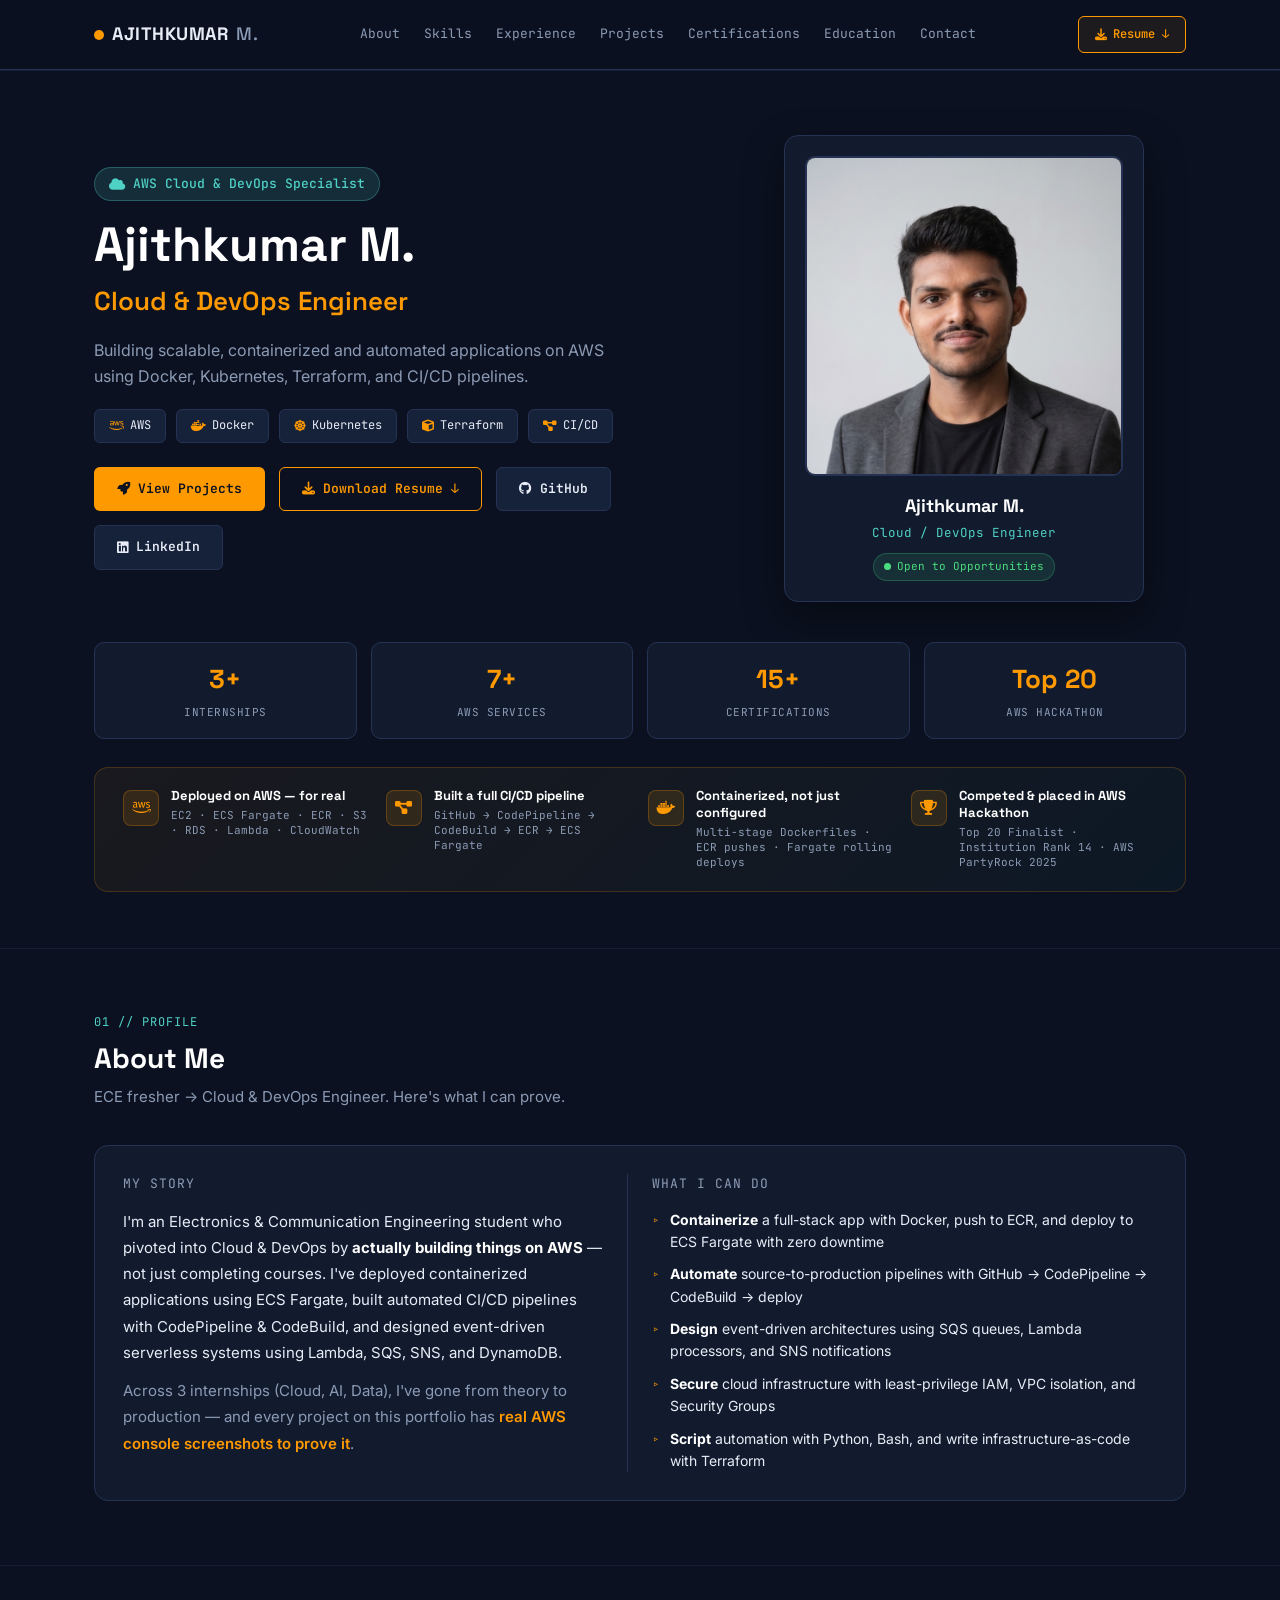
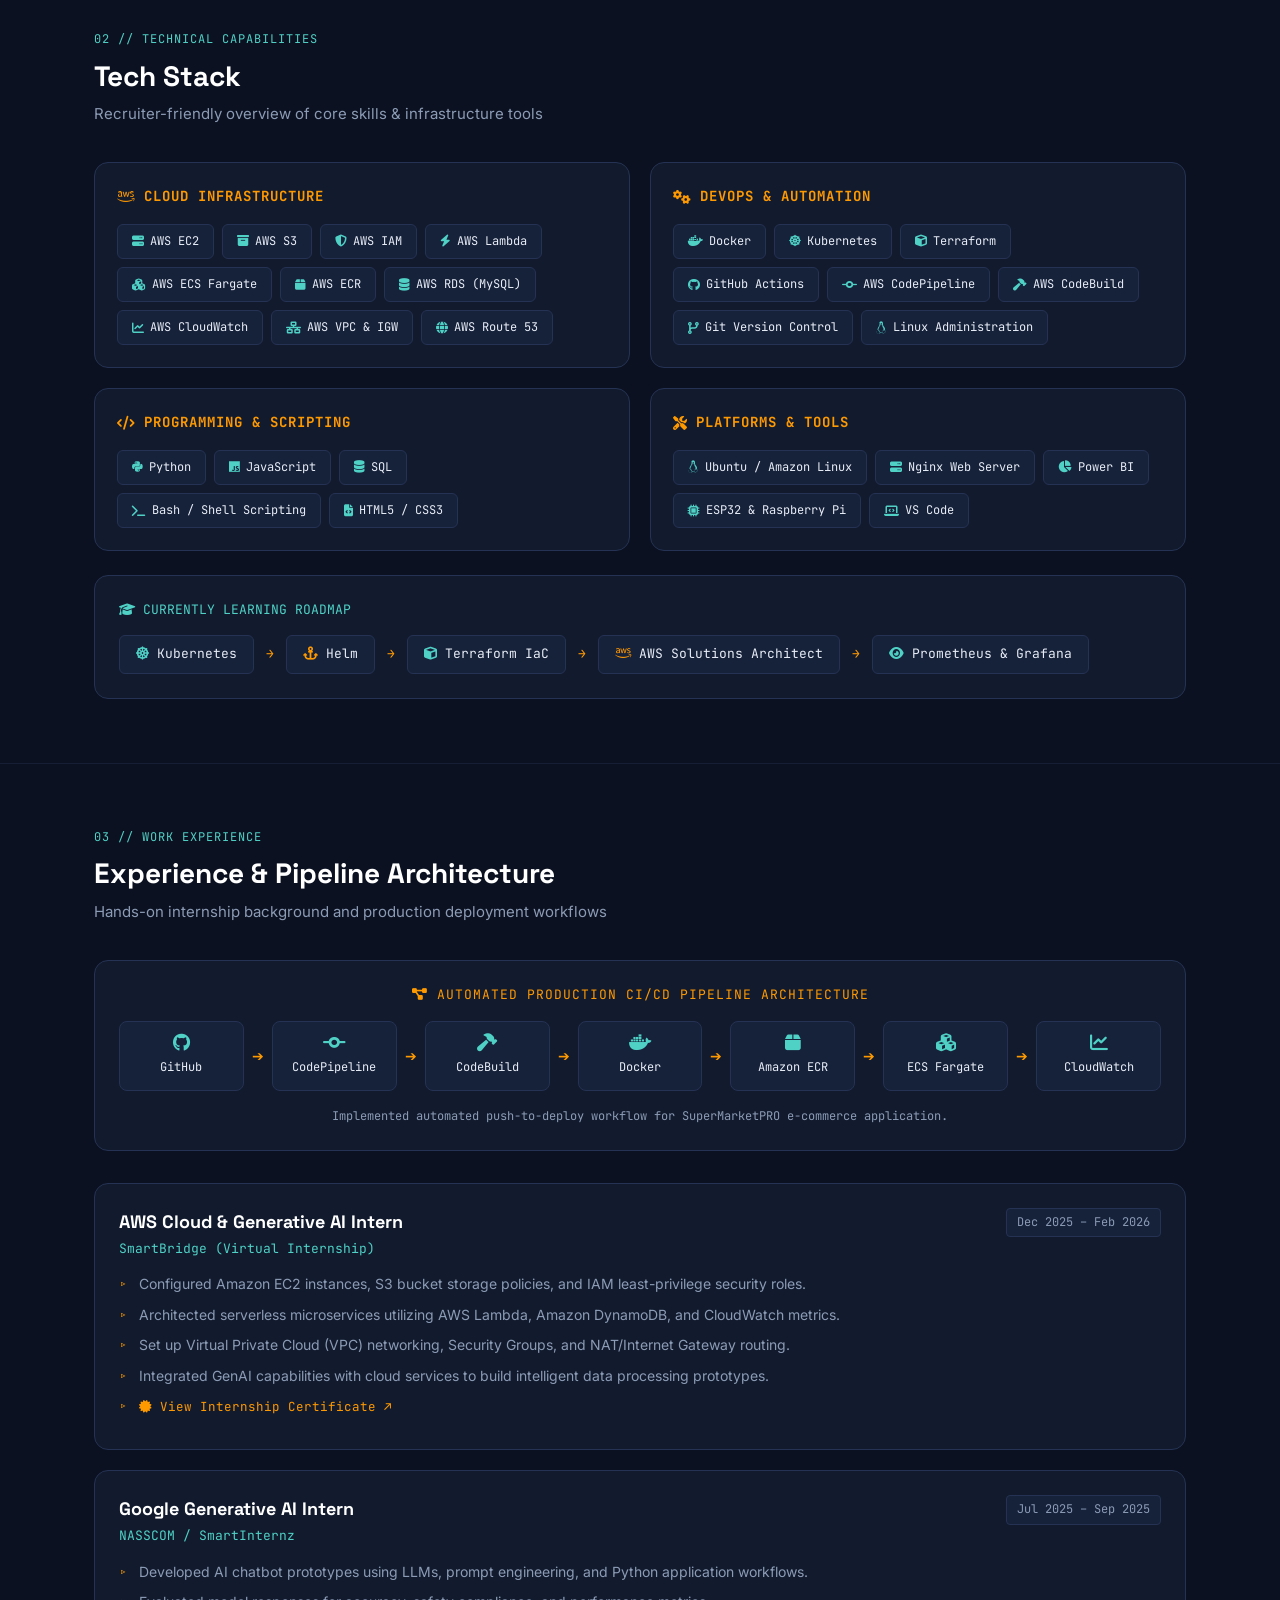
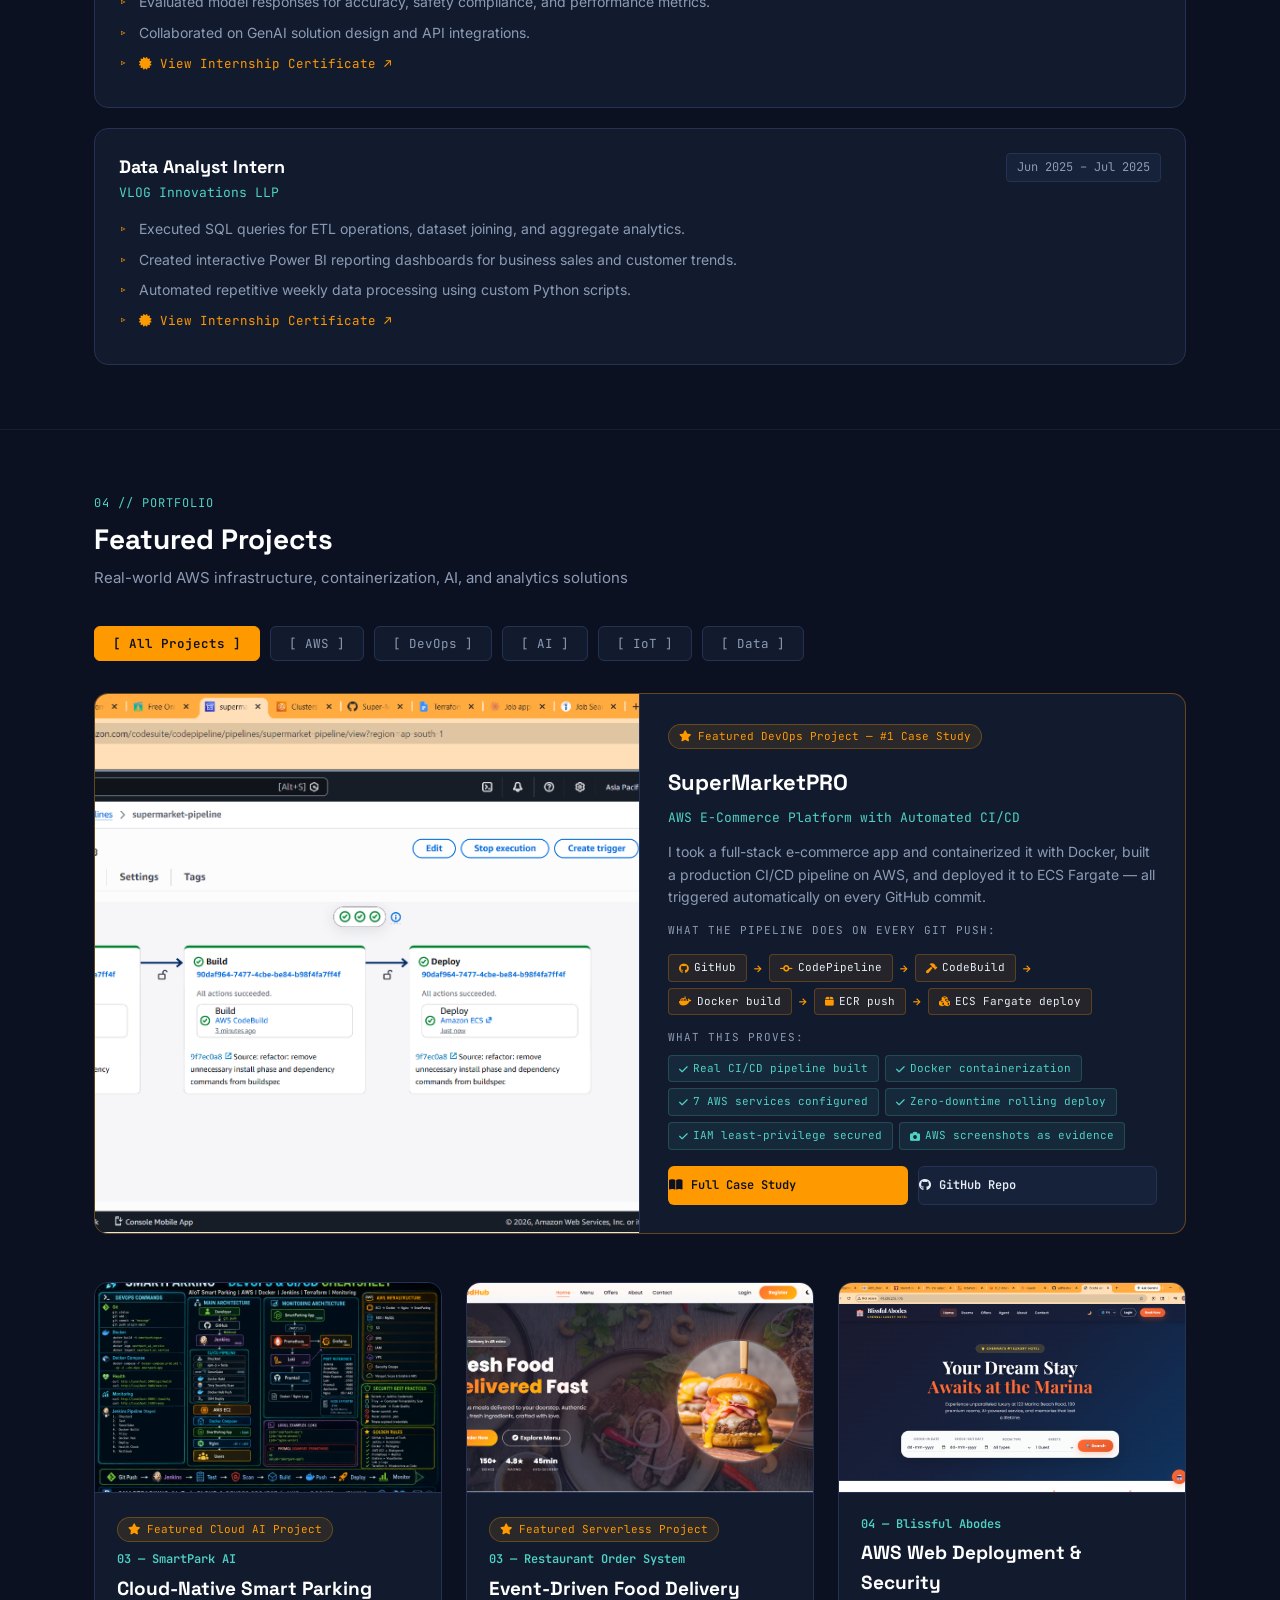
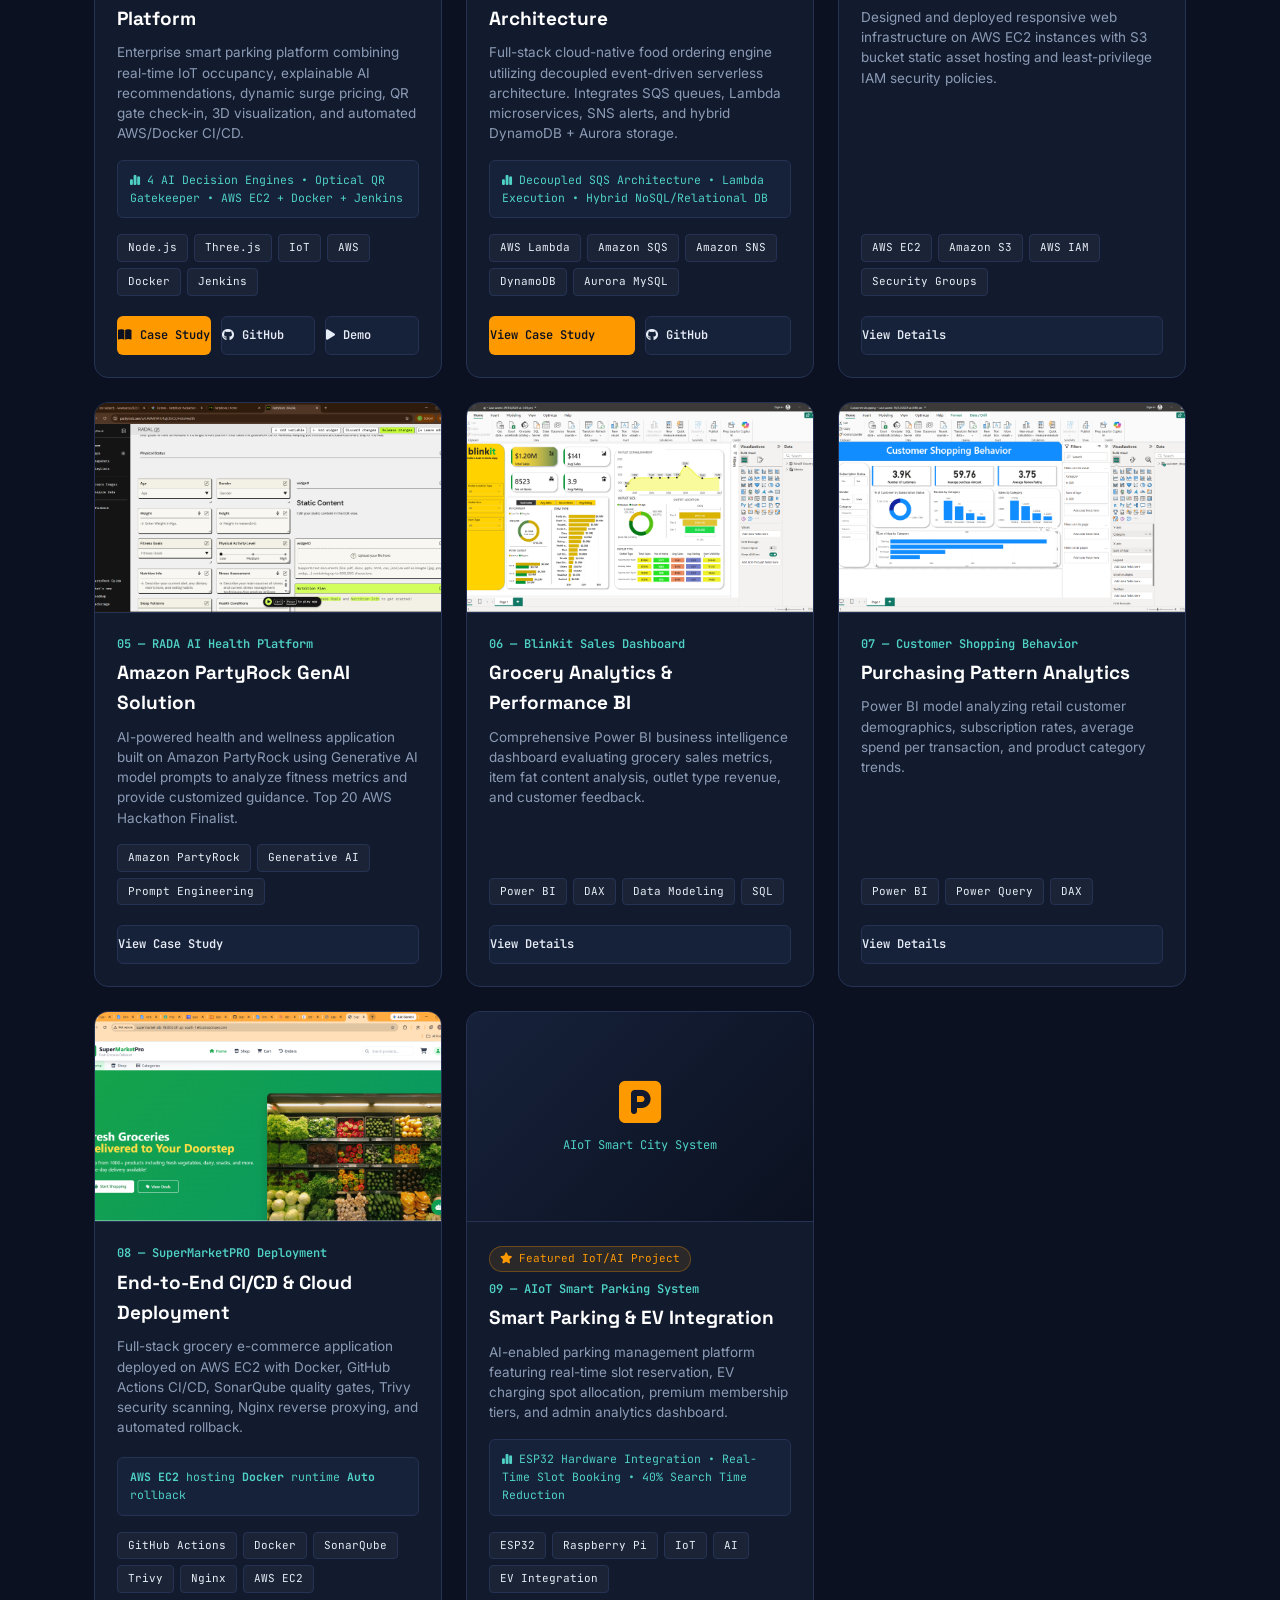
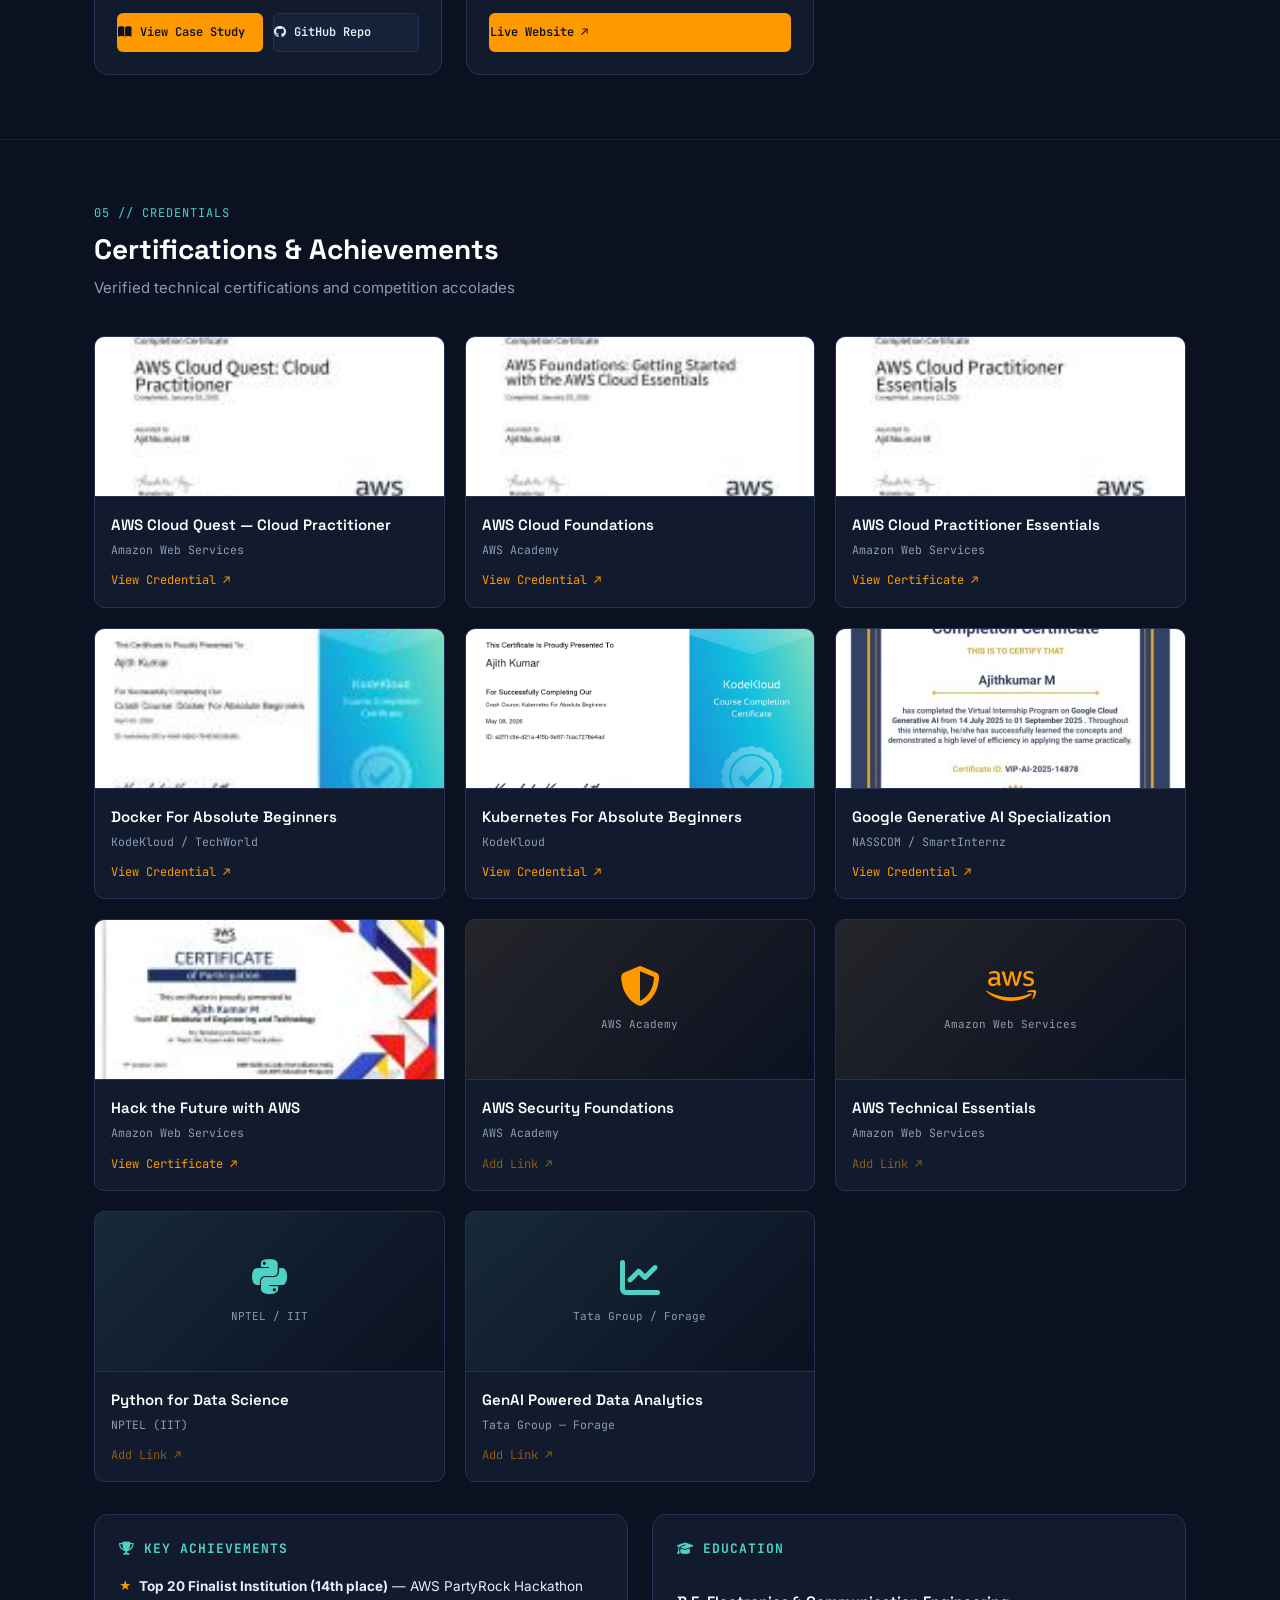
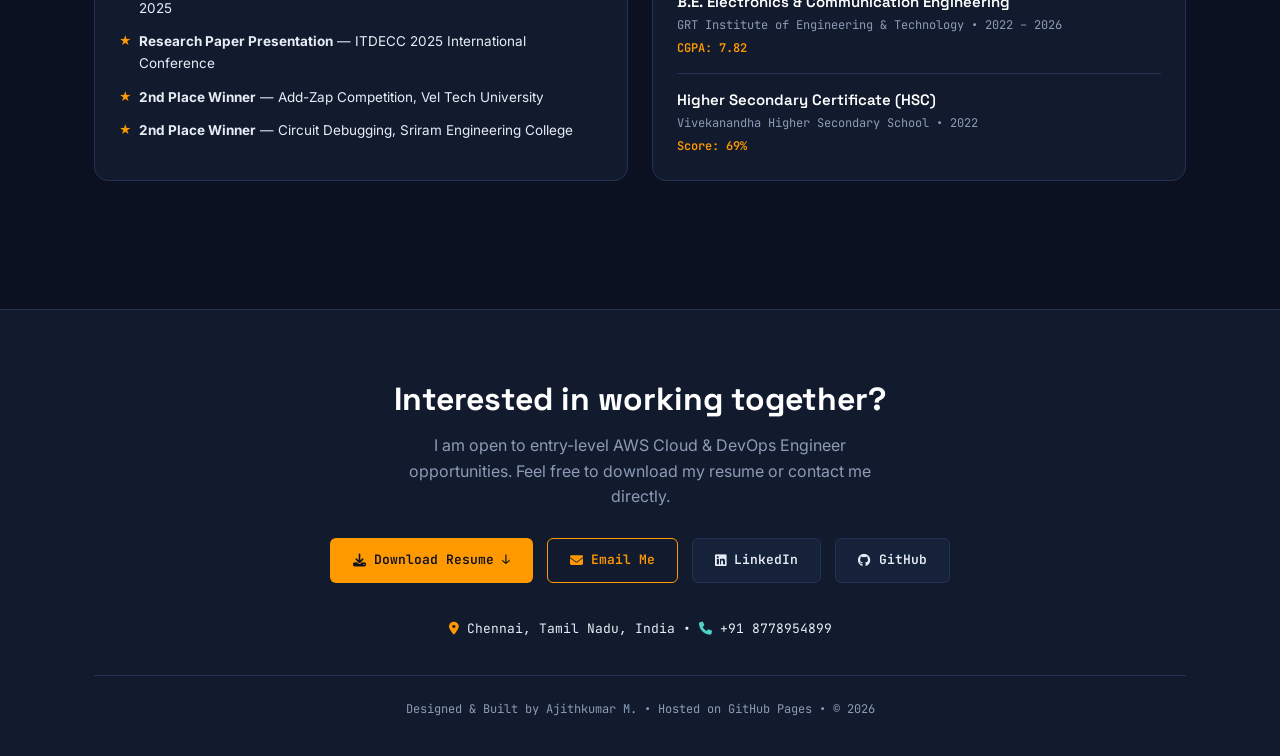
<file: index.html>
<!DOCTYPE html>
<html lang="en">
<head>
<meta charset="UTF-8">
<meta name="viewport" content="width=device-width, initial-scale=1.0">
<title>Ajithkumar M. — Cloud & DevOps Engineer</title>
<meta name="description" content="Portfolio of Ajithkumar M. — AWS Cloud & DevOps Engineer specializing in scalable AWS infrastructure, Docker containerization, Kubernetes, Terraform, and CI/CD pipelines.">
<!-- Open Graph / LinkedIn / Twitter -->
<meta property="og:type" content="website">
<meta property="og:url" content="https://ajithkumar31082004-bit.github.io/PORTFOLIO/">
<meta property="og:title" content="Ajithkumar M. — Cloud & DevOps Engineer">
<meta property="og:description" content="AWS Cloud & DevOps Engineer — Docker, Kubernetes, Terraform, CI/CD. 3 internships, 15+ certifications, Top 20 AWS Hackathon Finalist.">
<meta property="og:image" content="images/ajithkumar_profile.jpg">
<meta name="twitter:card" content="summary_large_image">
<meta name="twitter:title" content="Ajithkumar M. — Cloud & DevOps Engineer">
<meta name="twitter:description" content="AWS Cloud & DevOps Engineer — Docker, Kubernetes, Terraform, CI/CD.">
<meta name="twitter:image" content="images/ajithkumar_profile.jpg">
<link rel="canonical" href="https://ajithkumar31082004-bit.github.io/PORTFOLIO/">
<!-- Google Fonts -->
<link rel="preconnect" href="https://fonts.googleapis.com">
<link rel="preconnect" href="https://fonts.gstatic.com" crossorigin>
<link href="https://fonts.googleapis.com/css2?family=Space+Grotesk:wght@500;600;700&family=Inter:wght@400;500;600;700&family=JetBrains+Mono:wght@400;500;600&display=swap" rel="stylesheet">
<!-- FontAwesome Icons -->
<link rel="stylesheet" href="https://cdnjs.cloudflare.com/ajax/libs/font-awesome/6.4.0/css/all.min.css">

<style>
  :root {
    --bg: #0B1120;
    --surface: #121B2E;
    --surface-2: #16213A;
    --border: #253253;
    --orange: #FF9900;
    --orange-hover: #E68A00;
    --teal: #4FD1C5;
    --teal-muted: rgba(79, 209, 197, 0.15);
    --text: #E7EDF6;
    --muted: #8C9BB5;
    --radius: 10px;
    --radius-lg: 14px;
    --display: 'Space Grotesk', sans-serif;
    --body: 'Inter', sans-serif;
    --mono: 'JetBrains Mono', monospace;
  }

  * { box-sizing: border-box; margin: 0; padding: 0; }
  html { scroll-behavior: smooth; overflow-x: hidden; }
  body {
    background: var(--bg);
    color: var(--text);
    font-family: var(--body);
    line-height: 1.6;
    overflow-x: hidden;
  }
  a { color: inherit; text-decoration: none; }
  ::selection { background: var(--orange); color: #0B1120; }
  :focus-visible { outline: 2px solid var(--teal); outline-offset: 3px; }

  .wrap { max-width: 1140px; margin: 0 auto; padding: 0 24px; }

  /* HEADER & NAVIGATION */
  header.nav {
    position: sticky; top: 0; z-index: 100;
    background: rgba(11, 17, 32, 0.92);
    backdrop-filter: blur(12px);
    -webkit-backdrop-filter: blur(12px);
    border-bottom: 1px solid var(--border);
  }
  .nav-inner {
    display: flex; align-items: center; justify-content: space-between;
    padding: 16px 24px; max-width: 1140px; margin: 0 auto;
  }
  .logo {
    font-family: var(--display); font-weight: 700; font-size: 18px;
    letter-spacing: 0.5px; color: var(--text); display: flex; align-items: center; gap: 8px;
  }
  .logo .logo-dot { width: 10px; height: 10px; border-radius: 50%; background: var(--orange); }
  .logo span { color: var(--muted); font-weight: 500; }

  nav.links { display: flex; gap: 24px; align-items: center; font-family: var(--mono); font-size: 13px; }
  nav.links a {
    color: var(--muted); position: relative; padding: 4px 0;
    transition: color .2s ease;
  }
  nav.links a:hover { color: var(--text); }
  nav.links a::after {
    content: ''; position: absolute; left: 0; bottom: -2px; height: 2px; width: 0%;
    background: var(--orange); transition: width .25s ease;
  }
  nav.links a:hover::after { width: 100%; }

  .nav-resume-btn {
    font-family: var(--mono); font-size: 12px; font-weight: 600;
    padding: 8px 16px; border-radius: 6px; border: 1px solid var(--orange);
    color: var(--orange); background: rgba(255, 153, 0, 0.08);
    transition: all .2s ease; display: inline-flex; align-items: center; gap: 6px;
  }
  .nav-resume-btn:hover { background: var(--orange); color: #0B1120; }

  .mobile-toggle {
    display: none; background: transparent; border: 1px solid var(--border);
    color: var(--text); padding: 8px 12px; border-radius: 6px; cursor: pointer; font-size: 16px;
  }
  .mobile-menu {
    display: none; position: fixed; top: 61px; left: 0; right: 0; background: var(--surface);
    border-bottom: 1px solid var(--border); padding: 20px; flex-direction: column; gap: 16px;
    z-index: 99; font-family: var(--mono); font-size: 14px;
  }
  .mobile-menu.active { display: flex; }
  .mobile-menu a { color: var(--text); padding: 8px 0; border-bottom: 1px solid rgba(255,255,255,0.05); }

  @media (max-width: 860px) {
    nav.links, .nav-resume-btn { display: none; }
    .mobile-toggle { display: block; }
  }

  /* BUTTONS */
  .btn-group { display: flex; gap: 14px; flex-wrap: wrap; margin-top: 24px; }
  .btn {
    font-family: var(--mono); font-size: 13px; padding: 11px 22px; border-radius: 6px;
    display: inline-flex; align-items: center; gap: 8px; transition: all .2s ease;
    border: 1px solid transparent; cursor: pointer; font-weight: 600;
  }
  .btn.primary { background: var(--orange); color: #0B1120; }
  .btn.primary:hover { background: var(--orange-hover); transform: translateY(-2px); }
  .btn.secondary { background: var(--surface-2); border-color: var(--border); color: var(--text); }
  .btn.secondary:hover { border-color: var(--teal); color: var(--teal); transform: translateY(-2px); }
  .btn.outline { background: transparent; border-color: var(--orange); color: var(--orange); }
  .btn.outline:hover { background: rgba(255, 153, 0, 0.1); transform: translateY(-2px); }

  /* HERO SECTION */
  .hero { padding: 64px 0 56px; }
  .hero-grid { display: grid; grid-template-columns: 1.15fr 0.85fr; gap: 48px; align-items: center; }
  @media (max-width: 860px) { .hero-grid { grid-template-columns: 1fr; gap: 36px; } }

  .hero-copy .eyebrow {
    display: inline-flex; align-items: center; gap: 8px; font-family: var(--mono); font-size: 13px;
    color: var(--teal); background: var(--teal-muted); border: 1px solid rgba(79, 209, 197, 0.3);
    padding: 6px 14px; border-radius: 99px; margin-bottom: 16px; font-weight: 500;
  }
  .hero-copy h1 {
    font-family: var(--display); font-size: clamp(34px, 4.5vw, 48px); line-height: 1.15;
    font-weight: 700; color: #FFFFFF; margin-bottom: 8px;
  }
  .hero-copy .hero-role {
    font-family: var(--display); font-size: clamp(20px, 2.8vw, 26px); color: var(--orange);
    font-weight: 600; margin-bottom: 16px;
  }
  .hero-copy p { color: var(--muted); font-size: 16px; max-width: 52ch; line-height: 1.6; }

  /* TECH BADGES IN HERO */
  .tech-pills { display: flex; flex-wrap: wrap; gap: 10px; margin-top: 20px; margin-bottom: 8px; }
  .pill {
    font-family: var(--mono); font-size: 12px; padding: 6px 14px; border-radius: 6px;
    background: var(--surface-2); border: 1px solid var(--border); color: var(--text);
    display: inline-flex; align-items: center; gap: 6px;
  }
  .pill i { color: var(--orange); }

  /* PROFILE CARD IN HERO */
  .profile-card-wrap { display: flex; justify-content: center; }
  .profile-card {
    background: var(--surface); border: 1px solid var(--border); border-radius: var(--radius-lg);
    padding: 20px; width: 100%; max-width: 360px; text-align: center;
    box-shadow: 0 16px 40px rgba(0, 0, 0, 0.4); transition: border-color .3s ease;
  }
  .profile-card:hover { border-color: var(--orange); }
  .photo-frame {
    width: 100%; height: 320px; border-radius: var(--radius); overflow: hidden;
    border: 2px solid var(--border); position: relative; margin-bottom: 16px; background: #000;
  }
  .photo-frame img { width: 100%; height: 100%; object-fit: cover; object-position: top center; }
  .profile-card .profile-name { font-family: var(--display); font-size: 18px; font-weight: 700; color: #FFF; }
  .profile-card .profile-title { font-family: var(--mono); font-size: 12.5px; color: var(--teal); margin-top: 2px; }
  .status-badge {
    display: inline-flex; align-items: center; gap: 6px; font-family: var(--mono); font-size: 11px;
    color: #4ADE80; background: rgba(74, 222, 128, 0.1); border: 1px solid rgba(74, 222, 128, 0.25);
    padding: 4px 10px; border-radius: 99px; margin-top: 10px;
  }
  .status-dot { width: 7px; height: 7px; border-radius: 50%; background: #4ADE80; animation: pulse 2s infinite; }
  @keyframes pulse { 0%, 100% { opacity: 1; } 50% { opacity: 0.4; } }

  /* STATS ROW */
  .hero-stats { display: grid; grid-template-columns: repeat(4, 1fr); gap: 14px; margin-top: 40px; }
  @media (max-width: 640px) { .hero-stats { grid-template-columns: repeat(2, 1fr); } }
  .stat-card {
    background: var(--surface); border: 1px solid var(--border); border-radius: var(--radius);
    padding: 16px; text-align: center;
  }
  .stat-value { font-family: var(--display); font-size: 26px; font-weight: 700; color: var(--orange); }
  .stat-label { font-family: var(--mono); font-size: 11px; color: var(--muted); text-transform: uppercase; margin-top: 4px; letter-spacing: 0.5px; }

  /* PROOF STRIP */
  .proof-strip {
    margin-top: 28px;
    background: linear-gradient(135deg, rgba(255,153,0,0.06) 0%, rgba(79,209,197,0.04) 100%);
    border: 1px solid rgba(255,153,0,0.2);
    border-radius: var(--radius-lg); padding: 20px 28px;
    display: grid; grid-template-columns: repeat(4, 1fr); gap: 16px;
  }
  @media (max-width: 860px) { .proof-strip { grid-template-columns: repeat(2, 1fr); } }
  @media (max-width: 480px) { .proof-strip { grid-template-columns: 1fr; } }
  .proof-item { display: flex; align-items: flex-start; gap: 12px; }
  .proof-icon {
    width: 36px; height: 36px; border-radius: 8px; flex-shrink: 0;
    background: rgba(255,153,0,0.12); border: 1px solid rgba(255,153,0,0.25);
    display: flex; align-items: center; justify-content: center;
    color: var(--orange); font-size: 15px; margin-top: 2px;
  }
  .proof-text .proof-claim { font-family: var(--display); font-size: 13px; font-weight: 700; color: #FFF; line-height: 1.3; }
  .proof-text .proof-evidence { font-family: var(--mono); font-size: 11px; color: var(--muted); margin-top: 3px; line-height: 1.4; }

  /* FEATURED FULL-WIDTH PROJECT CARD */
  .featured-full {
    background: var(--surface); border: 1px solid rgba(255,153,0,0.35); border-radius: var(--radius-lg);
    overflow: hidden; margin-bottom: 24px; transition: border-color .2s ease;
  }
  .featured-full:hover { border-color: var(--orange); }
  .featured-full-inner { display: grid; grid-template-columns: 1fr 1fr; }
  @media (max-width: 768px) { .featured-full-inner { grid-template-columns: 1fr; } }
  .featured-full-img { position: relative; min-height: 280px; background: var(--surface-2); overflow: hidden; border-right: 1px solid var(--border); }
  @media (max-width: 768px) { .featured-full-img { border-right: none; border-bottom: 1px solid var(--border); min-height: 200px; } }
  .featured-full-img img { width: 100%; height: 100%; object-fit: cover; transition: transform .3s ease; }
  .featured-full:hover .featured-full-img img { transform: scale(1.03); }
  .featured-full-body { padding: 28px; display: flex; flex-direction: column; justify-content: space-between; }
  .mini-pipeline { display: flex; align-items: center; flex-wrap: wrap; gap: 6px; margin: 14px 0; }
  .mini-pipe-step {
    font-family: var(--mono); font-size: 11px; padding: 4px 10px; border-radius: 4px;
    background: rgba(255,153,0,0.08); border: 1px solid rgba(255,153,0,0.25); color: var(--text);
    display: inline-flex; align-items: center; gap: 5px;
  }
  .mini-pipe-step i { color: var(--orange); font-size: 10px; }
  .mini-pipe-arrow { color: var(--orange); font-size: 10px; font-weight: bold; }
  .proof-tags { display: flex; flex-wrap: wrap; gap: 6px; margin-bottom: 16px; }
  .proof-tag-item {
    font-family: var(--mono); font-size: 11px; padding: 4px 10px; border-radius: 4px;
    background: rgba(79,209,197,0.08); border: 1px solid rgba(79,209,197,0.2); color: var(--teal);
    display: inline-flex; align-items: center; gap: 5px;
  }
  .proof-tag-item i { font-size: 10px; }

  /* SECTION STYLING */
  section { padding: 64px 0; border-top: 1px solid rgba(37, 50, 83, 0.4); }
  .section-head { margin-bottom: 36px; }
  .section-head .num { font-family: var(--mono); font-size: 12px; color: var(--teal); letter-spacing: 1px; }
  .section-head h2 { font-family: var(--display); font-size: 28px; font-weight: 700; color: #FFF; margin-top: 4px; }
  .section-subtitle { color: var(--muted); font-size: 15px; margin-top: 4px; }

  /* SKILLS MATRIX */
  .skills-matrix { display: grid; grid-template-columns: repeat(2, 1fr); gap: 20px; }
  @media (max-width: 768px) { .skills-matrix { grid-template-columns: 1fr; } }
  .skill-category {
    background: var(--surface); border: 1px solid var(--border); border-radius: var(--radius-lg);
    padding: 22px; transition: border-color .2s ease;
  }
  .skill-category:hover { border-color: var(--border); }
  .skill-category h3 {
    font-family: var(--mono); font-size: 14px; color: var(--orange); text-transform: uppercase;
    letter-spacing: 1px; margin-bottom: 16px; display: flex; align-items: center; gap: 8px;
  }
  .skills-tags { display: flex; flex-wrap: wrap; gap: 8px; }
  .skill-chip {
    font-family: var(--mono); font-size: 12px; background: var(--surface-2); border: 1px solid var(--border);
    color: var(--text); padding: 7px 14px; border-radius: 6px; display: inline-flex; align-items: center; gap: 6px;
  }
  .skill-chip i { color: var(--teal); font-size: 12px; }

  /* CURRENTLY LEARNING ROADMAP */
  .learning-banner {
    background: var(--surface); border: 1px solid var(--border); border-radius: var(--radius-lg);
    padding: 24px; margin-top: 24px;
  }
  .learning-title { font-family: var(--mono); font-size: 13px; color: var(--teal); text-transform: uppercase; margin-bottom: 14px; }
  .learning-flow { display: flex; flex-wrap: wrap; align-items: center; gap: 12px; font-family: var(--mono); font-size: 13px; }
  .learning-step { background: var(--surface-2); border: 1px solid var(--border); padding: 8px 16px; border-radius: 6px; color: var(--text); }
  .learning-arrow { color: var(--orange); font-weight: bold; }

  /* DEVOPS PIPELINE / EXPERIENCE */
  .pipeline-banner {
    background: var(--surface); border: 1px solid var(--border); border-radius: var(--radius-lg);
    padding: 24px; margin-bottom: 32px;
  }
  .pipeline-title { font-family: var(--mono); font-size: 13px; color: var(--orange); text-transform: uppercase; letter-spacing: 1px; margin-bottom: 16px; text-align: center; }
  .pipeline-flow {
    display: flex; align-items: center; justify-content: space-between; gap: 8px; flex-wrap: wrap;
  }
  .pipe-node {
    flex: 1; min-width: 110px; background: var(--surface-2); border: 1px solid var(--border);
    border-radius: 8px; padding: 12px 8px; text-align: center; font-family: var(--mono); font-size: 12px; color: var(--text);
  }
  .pipe-node i { display: block; font-size: 18px; color: var(--teal); margin-bottom: 6px; }
  .pipe-arrow { color: var(--orange); font-size: 14px; }

  @media (max-width: 768px) {
    .pipeline-flow { flex-direction: column; align-items: stretch; }
    .pipe-arrow { text-align: center; rotate: 90deg; margin: 2px 0; }
  }

  .experience-grid { display: flex; flex-direction: column; gap: 20px; }
  .exp-card {
    background: var(--surface); border: 1px solid var(--border); border-radius: var(--radius-lg);
    padding: 24px; transition: border-color .2s ease;
  }
  .exp-card:hover { border-color: var(--border); }
  .exp-header { display: flex; justify-content: space-between; align-items: flex-start; flex-wrap: wrap; gap: 8px; margin-bottom: 12px; }
  .exp-role { font-family: var(--display); font-size: 18px; font-weight: 700; color: #FFF; }
  .exp-org { font-family: var(--mono); font-size: 13px; color: var(--teal); margin-top: 2px; }
  .exp-dates { font-family: var(--mono); font-size: 12px; color: var(--muted); background: var(--surface-2); padding: 4px 10px; border-radius: 4px; border: 1px solid var(--border); }
  .exp-bullets { list-style: none; padding: 0; margin-top: 14px; }
  .exp-bullets li {
    position: relative; padding-left: 20px; color: var(--muted); font-size: 14px; margin-bottom: 8px;
  }
  .exp-bullets li::before {
    content: "▹"; position: absolute; left: 0; color: var(--orange); font-family: var(--mono);
  }

  /* PROJECTS & FILTERING */
  .filter-bar { display: flex; gap: 10px; flex-wrap: wrap; margin-bottom: 32px; }
  .filter-btn {
    font-family: var(--mono); font-size: 12.5px; padding: 8px 18px; border-radius: 6px;
    background: var(--surface); border: 1px solid var(--border); color: var(--muted);
    cursor: pointer; transition: all .2s ease;
  }
  .filter-btn:hover, .filter-btn.active {
    background: var(--orange); border-color: var(--orange); color: #0B1120; font-weight: 600;
  }

  .featured-badge {
    font-family: var(--mono); font-size: 11px; color: var(--orange); background: rgba(255, 153, 0, 0.1);
    border: 1px solid rgba(255, 153, 0, 0.3); padding: 3px 10px; border-radius: 99px; display: inline-block; margin-bottom: 8px;
  }

  .projects-list { display: grid; grid-template-columns: repeat(auto-fill, minmax(340px, 1fr)); gap: 24px; }
  @media (max-width: 640px) { .projects-list { grid-template-columns: 1fr; } }

  .project-card {
    background: var(--surface); border: 1px solid var(--border); border-radius: var(--radius-lg);
    overflow: hidden; display: flex; flex-direction: column; transition: transform .2s ease, border-color .2s ease;
  }
  .project-card:hover { border-color: var(--orange); transform: translateY(-4px); }
  .project-img {
    width: 100%; height: 210px; background: var(--surface-2); overflow: hidden; position: relative;
    border-bottom: 1px solid var(--border);
  }
  .project-img img { width: 100%; height: 100%; object-fit: cover; transition: transform .3s ease; }
  .project-card:hover .project-img img { transform: scale(1.03); }
  .project-body { padding: 22px; flex: 1; display: flex; flex-direction: column; }
  .project-num { font-family: var(--mono); font-size: 12px; color: var(--teal); font-weight: 600; margin-bottom: 4px; }
  .project-title { font-family: var(--display); font-size: 19px; font-weight: 700; color: #FFF; margin-bottom: 8px; }
  .project-desc { color: var(--muted); font-size: 13.5px; line-height: 1.5; margin-bottom: 16px; flex: 1; }
  .project-metrics {
    background: var(--surface-2); border: 1px solid var(--border); border-radius: 6px;
    padding: 10px 12px; font-family: var(--mono); font-size: 11.5px; color: var(--teal); margin-bottom: 16px;
  }
  .project-tech { display: flex; flex-wrap: wrap; gap: 6px; margin-bottom: 20px; }
  .tech-tag { font-family: var(--mono); font-size: 11px; padding: 4px 10px; border-radius: 4px; background: rgba(255,255,255,0.04); border: 1px solid var(--border); color: var(--text); }

  .project-actions { display: flex; gap: 10px; margin-top: auto; }
  .project-actions a { flex: 1; text-align: center; padding: 9px 0; font-size: 12px; }

  /* CERTS GALLERY */
  .certs-grid { display: grid; grid-template-columns: repeat(auto-fill, minmax(260px, 1fr)); gap: 20px; }
  .cert-card {
    background: var(--surface); border: 1px solid var(--border); border-radius: var(--radius);
    overflow: hidden; transition: border-color .2s ease, transform .2s ease; display: flex; flex-direction: column;
  }
  .cert-card:hover { border-color: var(--teal); transform: translateY(-3px); }
  .cert-img { width: 100%; height: 160px; background: var(--surface-2); overflow: hidden; border-bottom: 1px solid var(--border); }
  .cert-img img { width: 100%; height: 100%; object-fit: cover; }
  .cert-body { padding: 16px; flex: 1; display: flex; flex-direction: column; }
  .cert-title { font-family: var(--display); font-size: 15px; font-weight: 600; color: #FFF; margin-bottom: 4px; }
  .cert-issuer { font-family: var(--mono); font-size: 11.5px; color: var(--muted); margin-bottom: 12px; }
  .cert-link { font-family: var(--mono); font-size: 12px; color: var(--orange); margin-top: auto; display: inline-flex; align-items: center; gap: 4px; }
  .cert-link:hover { text-decoration: underline; }

  /* ACHIEVEMENTS & EDUCATION */
  .two-col-grid { display: grid; grid-template-columns: 1fr 1fr; gap: 24px; }
  @media (max-width: 768px) { .two-col-grid { grid-template-columns: 1fr; } }
  .info-card { background: var(--surface); border: 1px solid var(--border); border-radius: var(--radius-lg); padding: 24px; }
  .info-card h3 { font-family: var(--mono); font-size: 13px; color: var(--teal); text-transform: uppercase; letter-spacing: 1px; margin-bottom: 16px; }

  .edu-item { padding: 14px 0; border-bottom: 1px solid var(--border); }
  .edu-item:last-child { border-bottom: none; padding-bottom: 0; }
  .edu-degree { font-family: var(--display); font-size: 15px; font-weight: 600; color: #FFF; }
  .edu-meta { font-family: var(--mono); font-size: 12px; color: var(--muted); margin-top: 2px; }
  .edu-score { font-family: var(--mono); font-size: 12px; color: var(--orange); margin-top: 4px; font-weight: 600; }

  .achieve-list { list-style: none; padding: 0; }
  .achieve-list li { position: relative; padding-left: 20px; font-size: 13.5px; color: var(--text); margin-bottom: 12px; }
  .achieve-list li::before { content: "★"; position: absolute; left: 0; color: var(--orange); font-size: 12px; }

  /* FOOTER / CONTACT */
  footer {
    background: var(--surface); border-top: 1px solid var(--border); padding: 64px 0 36px;
    margin-top: 64px; text-align: center;
  }
  .contact-box h2 { font-family: var(--display); font-size: 32px; font-weight: 700; color: #FFF; margin-bottom: 8px; }
  .contact-box p { color: var(--muted); font-size: 16px; max-width: 48ch; margin: 0 auto 28px; }
  .contact-actions { display: flex; justify-content: center; gap: 14px; flex-wrap: wrap; margin-bottom: 36px; }
  .copyright { font-family: var(--mono); font-size: 12px; color: var(--muted); margin-top: 36px; border-top: 1px solid var(--border); padding-top: 24px; }
</style>
</head>
<body>

<!-- NAVIGATION -->
<header class="nav">
  <div class="nav-inner">
    <a href="#" class="logo">
      <span class="logo-dot"></span> AJITHKUMAR <span>M.</span>
    </a>
    <nav class="links">
      <a href="#about">About</a>
      <a href="#skills">Skills</a>
      <a href="#experience">Experience</a>
      <a href="#projects">Projects</a>
      <a href="#certifications">Certifications</a>
      <a href="#education">Education</a>
      <a href="#contact">Contact</a>
    </nav>
    <a href="Ajithkumar_M_Resume_CloudDevOps.docx" download class="nav-resume-btn">
      <i class="fa-solid fa-download"></i> Resume ↓
    </a>
    <button class="mobile-toggle" onclick="toggleMobileMenu()" aria-label="Toggle navigation menu">
      <i class="fa-solid fa-bars"></i>
    </button>
  </div>
  <div class="mobile-menu" id="mobileMenu">
    <a href="#about" onclick="toggleMobileMenu()">About</a>
    <a href="#skills" onclick="toggleMobileMenu()">Skills</a>
    <a href="#experience" onclick="toggleMobileMenu()">Experience</a>
    <a href="#projects" onclick="toggleMobileMenu()">Projects</a>
    <a href="#certifications" onclick="toggleMobileMenu()">Certifications</a>
    <a href="#education" onclick="toggleMobileMenu()">Education</a>
    <a href="#contact" onclick="toggleMobileMenu()">Contact</a>
    <a href="Ajithkumar_M_Resume_CloudDevOps.docx" download style="color:var(--orange);"><i class="fa-solid fa-download"></i> Download Resume</a>
  </div>
</header>

<!-- HERO SECTION -->
<section class="hero">
  <div class="wrap hero-grid">
    <div class="hero-copy">
      <div class="eyebrow">
        <i class="fa-solid fa-cloud"></i> AWS Cloud &amp; DevOps Specialist
      </div>
      <h1>Ajithkumar M.</h1>
      <div class="hero-role">Cloud &amp; DevOps Engineer</div>
      <p>Building scalable, containerized and automated applications on AWS using Docker, Kubernetes, Terraform, and CI/CD pipelines.</p>

      <div class="tech-pills">
        <span class="pill"><i class="fa-brands fa-aws"></i> AWS</span>
        <span class="pill"><i class="fa-brands fa-docker"></i> Docker</span>
        <span class="pill"><i class="fa-solid fa-dharmachakra"></i> Kubernetes</span>
        <span class="pill"><i class="fa-solid fa-cube"></i> Terraform</span>
        <span class="pill"><i class="fa-solid fa-diagram-project"></i> CI/CD</span>
      </div>

      <div class="btn-group">
        <a class="btn primary" href="#projects"><i class="fa-solid fa-rocket"></i> View Projects</a>
        <a class="btn outline" href="Ajithkumar_M_Resume_CloudDevOps.docx" download><i class="fa-solid fa-download"></i> Download Resume ↓</a>
        <a class="btn secondary" href="https://github.com/ajithkumar31082004-bit" target="_blank" rel="noopener"><i class="fa-brands fa-github"></i> GitHub</a>
        <a class="btn secondary" href="https://linkedin.com/in/ajithkumar-m-3baaab2b7" target="_blank" rel="noopener"><i class="fa-brands fa-linkedin"></i> LinkedIn</a>
      </div>
    </div>

    <!-- PROFILE PHOTO CONTAINER -->
    <div class="profile-card-wrap">
      <div class="profile-card">
        <div class="photo-frame">
          <img src="images/ajithkumar_profile.jpg" alt="Ajithkumar M. - Cloud & DevOps Engineer Profile Photo" loading="eager">
        </div>
        <div class="profile-name">Ajithkumar M.</div>
        <div class="profile-title">Cloud / DevOps Engineer</div>
        <div class="status-badge">
          <span class="status-dot"></span> Open to Opportunities
        </div>
      </div>
    </div>
  </div>

  <!-- STATS -->
  <div class="wrap">
    <div class="hero-stats">
      <div class="stat-card">
        <div class="stat-value">3+</div>
        <div class="stat-label">Internships</div>
      </div>
      <div class="stat-card">
        <div class="stat-value">7+</div>
        <div class="stat-label">AWS Services</div>
      </div>
      <div class="stat-card">
        <div class="stat-value">15+</div>
        <div class="stat-label">Certifications</div>
      </div>
      <div class="stat-card">
        <div class="stat-value">Top 20</div>
        <div class="stat-label">AWS Hackathon</div>
      </div>
    </div>

    <!-- PROOF STRIP -->
    <div class="proof-strip">
      <div class="proof-item">
        <div class="proof-icon"><i class="fa-brands fa-aws"></i></div>
        <div class="proof-text">
          <div class="proof-claim">Deployed on AWS — for real</div>
          <div class="proof-evidence">EC2 · ECS Fargate · ECR · S3 · RDS · Lambda · CloudWatch</div>
        </div>
      </div>
      <div class="proof-item">
        <div class="proof-icon"><i class="fa-solid fa-diagram-project"></i></div>
        <div class="proof-text">
          <div class="proof-claim">Built a full CI/CD pipeline</div>
          <div class="proof-evidence">GitHub → CodePipeline → CodeBuild → ECR → ECS Fargate</div>
        </div>
      </div>
      <div class="proof-item">
        <div class="proof-icon"><i class="fa-brands fa-docker"></i></div>
        <div class="proof-text">
          <div class="proof-claim">Containerized, not just configured</div>
          <div class="proof-evidence">Multi-stage Dockerfiles · ECR pushes · Fargate rolling deploys</div>
        </div>
      </div>
      <div class="proof-item">
        <div class="proof-icon"><i class="fa-solid fa-trophy"></i></div>
        <div class="proof-text">
          <div class="proof-claim">Competed &amp; placed in AWS Hackathon</div>
          <div class="proof-evidence">Top 20 Finalist · Institution Rank 14 · AWS PartyRock 2025</div>
        </div>
      </div>
    </div>
  </div>
</section>

<!-- ABOUT SECTION -->
<section id="about">
  <div class="wrap">
    <div class="section-head">
      <div class="num">01 // PROFILE</div>
      <h2>About Me</h2>
      <div class="section-subtitle">ECE fresher → Cloud & DevOps Engineer. Here's what I can prove.</div>
    </div>
    <div style="background:var(--surface); border:1px solid var(--border); border-radius:var(--radius-lg); padding:28px; display:grid; grid-template-columns:1fr 1fr; gap:24px;">
      <div style="border-right:1px solid var(--border); padding-right:24px;">
        <p style="color:var(--muted); font-size:13px; font-family:var(--mono); text-transform:uppercase; letter-spacing:1px; margin-bottom:14px;">My Story</p>
        <p style="color:var(--text); font-size:15px; line-height:1.75;">
          I'm an Electronics &amp; Communication Engineering student who pivoted into Cloud &amp; DevOps by <strong style="color:#FFF;">actually building things on AWS</strong> — not just completing courses. I've deployed containerized applications using ECS Fargate, built automated CI/CD pipelines with CodePipeline &amp; CodeBuild, and designed event-driven serverless systems using Lambda, SQS, SNS, and DynamoDB.
        </p>
        <p style="color:var(--muted); font-size:15px; line-height:1.75; margin-top:12px;">
          Across 3 internships (Cloud, AI, Data), I've gone from theory to production — and every project on this portfolio has <span style="color:var(--orange); font-weight:600;">real AWS console screenshots to prove it</span>.
        </p>
      </div>
      <div>
        <p style="color:var(--muted); font-size:13px; font-family:var(--mono); text-transform:uppercase; letter-spacing:1px; margin-bottom:14px;">What I Can Do</p>
        <ul style="list-style:none; padding:0; display:flex; flex-direction:column; gap:10px;">
          <li style="display:flex; gap:10px; align-items:flex-start;">
            <span style="color:var(--orange); font-family:var(--mono); font-size:13px; flex-shrink:0; margin-top:2px;">▹</span>
            <span style="color:var(--text); font-size:14px;"><strong style="color:#FFF;">Containerize</strong> a full-stack app with Docker, push to ECR, and deploy to ECS Fargate with zero downtime</span>
          </li>
          <li style="display:flex; gap:10px; align-items:flex-start;">
            <span style="color:var(--orange); font-family:var(--mono); font-size:13px; flex-shrink:0; margin-top:2px;">▹</span>
            <span style="color:var(--text); font-size:14px;"><strong style="color:#FFF;">Automate</strong> source-to-production pipelines with GitHub → CodePipeline → CodeBuild → deploy</span>
          </li>
          <li style="display:flex; gap:10px; align-items:flex-start;">
            <span style="color:var(--orange); font-family:var(--mono); font-size:13px; flex-shrink:0; margin-top:2px;">▹</span>
            <span style="color:var(--text); font-size:14px;"><strong style="color:#FFF;">Design</strong> event-driven architectures using SQS queues, Lambda processors, and SNS notifications</span>
          </li>
          <li style="display:flex; gap:10px; align-items:flex-start;">
            <span style="color:var(--orange); font-family:var(--mono); font-size:13px; flex-shrink:0; margin-top:2px;">▹</span>
            <span style="color:var(--text); font-size:14px;"><strong style="color:#FFF;">Secure</strong> cloud infrastructure with least-privilege IAM, VPC isolation, and Security Groups</span>
          </li>
          <li style="display:flex; gap:10px; align-items:flex-start;">
            <span style="color:var(--orange); font-family:var(--mono); font-size:13px; flex-shrink:0; margin-top:2px;">▹</span>
            <span style="color:var(--text); font-size:14px;"><strong style="color:#FFF;">Script</strong> automation with Python, Bash, and write infrastructure-as-code with Terraform</span>
          </li>
        </ul>
      </div>
    </div>
  </div>
</section>
<style>
  @media (max-width: 768px) {
    #about .wrap > div[style*="grid"] { grid-template-columns: 1fr !important; }
    #about .wrap > div > div[style*="border-right"] { border-right: none !important; padding-right: 0 !important; border-bottom: 1px solid var(--border); padding-bottom: 20px; margin-bottom: 4px; }
  }
</style>

<!-- RECRUITER-FRIENDLY TECH STACK SECTION -->
<section id="skills">
  <div class="wrap">
    <div class="section-head">
      <div class="num">02 // TECHNICAL CAPABILITIES</div>
      <h2>Tech Stack</h2>
      <div class="section-subtitle">Recruiter-friendly overview of core skills &amp; infrastructure tools</div>
    </div>

    <div class="skills-matrix">
      <!-- CLOUD -->
      <div class="skill-category">
        <h3><i class="fa-brands fa-aws"></i> Cloud Infrastructure</h3>
        <div class="skills-tags">
          <span class="skill-chip"><i class="fa-solid fa-server"></i> AWS EC2</span>
          <span class="skill-chip"><i class="fa-solid fa-box-archive"></i> AWS S3</span>
          <span class="skill-chip"><i class="fa-solid fa-shield-halved"></i> AWS IAM</span>
          <span class="skill-chip"><i class="fa-solid fa-bolt"></i> AWS Lambda</span>
          <span class="skill-chip"><i class="fa-solid fa-cubes"></i> AWS ECS Fargate</span>
          <span class="skill-chip"><i class="fa-solid fa-box"></i> AWS ECR</span>
          <span class="skill-chip"><i class="fa-solid fa-database"></i> AWS RDS (MySQL)</span>
          <span class="skill-chip"><i class="fa-solid fa-chart-line"></i> AWS CloudWatch</span>
          <span class="skill-chip"><i class="fa-solid fa-network-wired"></i> AWS VPC &amp; IGW</span>
          <span class="skill-chip"><i class="fa-solid fa-globe"></i> AWS Route 53</span>
        </div>
      </div>

      <!-- DEVOPS -->
      <div class="skill-category">
        <h3><i class="fa-solid fa-gears"></i> DevOps &amp; Automation</h3>
        <div class="skills-tags">
          <span class="skill-chip"><i class="fa-brands fa-docker"></i> Docker</span>
          <span class="skill-chip"><i class="fa-solid fa-dharmachakra"></i> Kubernetes</span>
          <span class="skill-chip"><i class="fa-solid fa-cube"></i> Terraform</span>
          <span class="skill-chip"><i class="fa-brands fa-github"></i> GitHub Actions</span>
          <span class="skill-chip"><i class="fa-solid fa-code-commit"></i> AWS CodePipeline</span>
          <span class="skill-chip"><i class="fa-solid fa-hammer"></i> AWS CodeBuild</span>
          <span class="skill-chip"><i class="fa-solid fa-code-branch"></i> Git Version Control</span>
          <span class="skill-chip"><i class="fa-brands fa-linux"></i> Linux Administration</span>
        </div>
      </div>

      <!-- PROGRAMMING -->
      <div class="skill-category">
        <h3><i class="fa-solid fa-code"></i> Programming &amp; Scripting</h3>
        <div class="skills-tags">
          <span class="skill-chip"><i class="fa-brands fa-python"></i> Python</span>
          <span class="skill-chip"><i class="fa-brands fa-js"></i> JavaScript</span>
          <span class="skill-chip"><i class="fa-solid fa-database"></i> SQL</span>
          <span class="skill-chip"><i class="fa-solid fa-terminal"></i> Bash / Shell Scripting</span>
          <span class="skill-chip"><i class="fa-solid fa-file-code"></i> HTML5 / CSS3</span>
        </div>
      </div>

      <!-- TOOLS & PLATFORMS -->
      <div class="skill-category">
        <h3><i class="fa-solid fa-screwdriver-wrench"></i> Platforms &amp; Tools</h3>
        <div class="skills-tags">
          <span class="skill-chip"><i class="fa-brands fa-linux"></i> Ubuntu / Amazon Linux</span>
          <span class="skill-chip"><i class="fa-solid fa-server"></i> Nginx Web Server</span>
          <span class="skill-chip"><i class="fa-solid fa-chart-pie"></i> Power BI</span>
          <span class="skill-chip"><i class="fa-solid fa-microchip"></i> ESP32 &amp; Raspberry Pi</span>
          <span class="skill-chip"><i class="fa-solid fa-laptop-code"></i> VS Code</span>
        </div>
      </div>
    </div>

    <!-- CURRENTLY LEARNING ROADMAP -->
    <div class="learning-banner">
      <div class="learning-title"><i class="fa-solid fa-graduation-cap"></i> Currently Learning Roadmap</div>
      <div class="learning-flow">
        <span class="learning-step"><i class="fa-solid fa-dharmachakra" style="color:var(--teal)"></i> Kubernetes</span>
        <span class="learning-arrow">→</span>
        <span class="learning-step"><i class="fa-solid fa-anchor" style="color:var(--orange)"></i> Helm</span>
        <span class="learning-arrow">→</span>
        <span class="learning-step"><i class="fa-solid fa-cube" style="color:var(--teal)"></i> Terraform IaC</span>
        <span class="learning-arrow">→</span>
        <span class="learning-step"><i class="fa-brands fa-aws" style="color:var(--orange)"></i> AWS Solutions Architect</span>
        <span class="learning-arrow">→</span>
        <span class="learning-step"><i class="fa-solid fa-eye" style="color:var(--teal)"></i> Prometheus &amp; Grafana</span>
      </div>
    </div>
  </div>
</section>

<!-- EXPERIENCE & DEVOPS PIPELINE SECTION -->
<section id="experience">
  <div class="wrap">
    <div class="section-head">
      <div class="num">03 // WORK EXPERIENCE</div>
      <h2>Experience &amp; Pipeline Architecture</h2>
      <div class="section-subtitle">Hands-on internship background and production deployment workflows</div>
    </div>

    <!-- VISUAL DEVOPS PIPELINE -->
    <div class="pipeline-banner">
      <div class="pipeline-title"><i class="fa-solid fa-diagram-project"></i> Automated Production CI/CD Pipeline Architecture</div>
      <div class="pipeline-flow">
        <div class="pipe-node"><i class="fa-brands fa-github"></i>GitHub</div>
        <div class="pipe-arrow">➔</div>
        <div class="pipe-node"><i class="fa-solid fa-code-commit"></i>CodePipeline</div>
        <div class="pipe-arrow">➔</div>
        <div class="pipe-node"><i class="fa-solid fa-hammer"></i>CodeBuild</div>
        <div class="pipe-arrow">➔</div>
        <div class="pipe-node"><i class="fa-brands fa-docker"></i>Docker</div>
        <div class="pipe-arrow">➔</div>
        <div class="pipe-node"><i class="fa-solid fa-box"></i>Amazon ECR</div>
        <div class="pipe-arrow">➔</div>
        <div class="pipe-node"><i class="fa-solid fa-cubes"></i>ECS Fargate</div>
        <div class="pipe-arrow">➔</div>
        <div class="pipe-node"><i class="fa-solid fa-chart-line"></i>CloudWatch</div>
      </div>
      <p style="text-align:center; font-family:var(--mono); font-size:12px; color:var(--muted); margin-top:16px;">
        Implemented automated push-to-deploy workflow for SuperMarketPRO e-commerce application.
      </p>
    </div>

    <!-- EXPERIENCE CARDS -->
    <div class="experience-grid">
      <!-- SMARTBRIDGE -->
      <div class="exp-card">
        <div class="exp-header">
          <div>
            <div class="exp-role">AWS Cloud &amp; Generative AI Intern</div>
            <div class="exp-org">SmartBridge (Virtual Internship)</div>
          </div>
          <div class="exp-dates">Dec 2025 – Feb 2026</div>
        </div>
        <ul class="exp-bullets">
          <li>Configured Amazon EC2 instances, S3 bucket storage policies, and IAM least-privilege security roles.</li>
          <li>Architected serverless microservices utilizing AWS Lambda, Amazon DynamoDB, and CloudWatch metrics.</li>
          <li>Set up Virtual Private Cloud (VPC) networking, Security Groups, and NAT/Internet Gateway routing.</li>
          <li>Integrated GenAI capabilities with cloud services to build intelligent data processing prototypes.</li>
          <li><a href="https://skillwallet.smartinternz.com/certificate/virtual-internship/0ee8b1eafadac937e6e03d8866cef9bf" target="_blank" rel="noopener" style="color:var(--orange); font-family:var(--mono); font-size:12.5px;"><i class="fa-solid fa-certificate"></i> View Internship Certificate ↗</a></li>
        </ul>
      </div>

      <!-- NASSCOM -->
      <div class="exp-card">
        <div class="exp-header">
          <div>
            <div class="exp-role">Google Generative AI Intern</div>
            <div class="exp-org">NASSCOM / SmartInternz</div>
          </div>
          <div class="exp-dates">Jul 2025 – Sep 2025</div>
        </div>
        <ul class="exp-bullets">
          <li>Developed AI chatbot prototypes using LLMs, prompt engineering, and Python application workflows.</li>
          <li>Evaluated model responses for accuracy, safety compliance, and performance metrics.</li>
          <li>Collaborated on GenAI solution design and API integrations.</li>
          <li><a href="https://drive.google.com/file/d/1LSKiX3r5ztqG484BQiEwEvqm98swf3I_/view?usp=drive_link" target="_blank" rel="noopener" style="color:var(--orange); font-family:var(--mono); font-size:12.5px;"><i class="fa-solid fa-certificate"></i> View Internship Certificate ↗</a></li>
        </ul>
      </div>

      <!-- VLOG -->
      <div class="exp-card">
        <div class="exp-header">
          <div>
            <div class="exp-role">Data Analyst Intern</div>
            <div class="exp-org">VLOG Innovations LLP</div>
          </div>
          <div class="exp-dates">Jun 2025 – Jul 2025</div>
        </div>
        <ul class="exp-bullets">
          <li>Executed SQL queries for ETL operations, dataset joining, and aggregate analytics.</li>
          <li>Created interactive Power BI reporting dashboards for business sales and customer trends.</li>
          <li>Automated repetitive weekly data processing using custom Python scripts.</li>
          <li><a href="https://drive.google.com/file/d/1dLiuM4I4gZl8S2lqNEnW47tLpA5ygCm6/view?usp=drive_link" target="_blank" rel="noopener" style="color:var(--orange); font-family:var(--mono); font-size:12.5px;"><i class="fa-solid fa-certificate"></i> View Internship Certificate ↗</a></li>
        </ul>
      </div>
    </div>
  </div>
</section>

<!-- PROJECTS SECTION -->
<section id="projects">
  <div class="wrap">
    <div class="section-head">
      <div class="num">04 // PORTFOLIO</div>
      <h2>Featured Projects</h2>
      <div class="section-subtitle">Real-world AWS infrastructure, containerization, AI, and analytics solutions</div>
    </div>

    <!-- PROJECT FILTERING BUTTONS -->
    <div class="filter-bar">
      <button class="filter-btn active" onclick="filterProjects('all', this)">[ All Projects ]</button>
      <button class="filter-btn" onclick="filterProjects('aws', this)">[ AWS ]</button>
      <button class="filter-btn" onclick="filterProjects('devops', this)">[ DevOps ]</button>
      <button class="filter-btn" onclick="filterProjects('ai', this)">[ AI ]</button>
      <button class="filter-btn" onclick="filterProjects('iot', this)">[ IoT ]</button>
      <button class="filter-btn" onclick="filterProjects('data', this)">[ Data ]</button>
    </div>

    <!-- PROJECTS GRID -->
    <div class="projects-list">

      <!-- PROJECT 01: SUPERMARKETPRO — FEATURED FULL WIDTH -->
      <div class="featured-full" data-category="aws devops" style="grid-column: 1 / -1;">
        <div class="featured-full-inner">
          <div class="featured-full-img">
            <img src="images/supermarket_pipeline.png" alt="AWS CodePipeline SuperMarketPRO Deployment Screenshot">
          </div>
          <div class="featured-full-body">
            <div>
              <span class="featured-badge"><i class="fa-solid fa-star"></i> Featured DevOps Project — #1 Case Study</span>
              <div class="project-title" style="font-size:22px; margin-top:8px;">SuperMarketPRO</div>
              <div style="font-family:var(--mono); font-size:13px; color:var(--teal); margin-top:2px; margin-bottom:12px;">AWS E-Commerce Platform with Automated CI/CD</div>
              <p style="color:var(--muted); font-size:14px; line-height:1.6; margin-bottom:14px;">
                I took a full-stack e-commerce app and containerized it with Docker, built a production CI/CD pipeline on AWS, and deployed it to ECS Fargate — all triggered automatically on every GitHub commit.
              </p>

              <!-- MINI PIPELINE -->
              <div style="margin-bottom:14px;">
                <div style="font-family:var(--mono); font-size:11px; color:var(--muted); text-transform:uppercase; letter-spacing:1px; margin-bottom:8px;">What the pipeline does on every git push:</div>
                <div class="mini-pipeline">
                  <span class="mini-pipe-step"><i class="fa-brands fa-github"></i> GitHub</span>
                  <span class="mini-pipe-arrow">→</span>
                  <span class="mini-pipe-step"><i class="fa-solid fa-code-commit"></i> CodePipeline</span>
                  <span class="mini-pipe-arrow">→</span>
                  <span class="mini-pipe-step"><i class="fa-solid fa-hammer"></i> CodeBuild</span>
                  <span class="mini-pipe-arrow">→</span>
                  <span class="mini-pipe-step"><i class="fa-brands fa-docker"></i> Docker build</span>
                  <span class="mini-pipe-arrow">→</span>
                  <span class="mini-pipe-step"><i class="fa-solid fa-box"></i> ECR push</span>
                  <span class="mini-pipe-arrow">→</span>
                  <span class="mini-pipe-step"><i class="fa-solid fa-cubes"></i> ECS Fargate deploy</span>
                </div>
              </div>

              <!-- WHAT WAS PROVED -->
              <div style="margin-bottom:16px;">
                <div style="font-family:var(--mono); font-size:11px; color:var(--muted); text-transform:uppercase; letter-spacing:1px; margin-bottom:8px;">What this proves:</div>
                <div class="proof-tags">
                  <span class="proof-tag-item"><i class="fa-solid fa-check"></i> Real CI/CD pipeline built</span>
                  <span class="proof-tag-item"><i class="fa-solid fa-check"></i> Docker containerization</span>
                  <span class="proof-tag-item"><i class="fa-solid fa-check"></i> 7 AWS services configured</span>
                  <span class="proof-tag-item"><i class="fa-solid fa-check"></i> Zero-downtime rolling deploy</span>
                  <span class="proof-tag-item"><i class="fa-solid fa-check"></i> IAM least-privilege secured</span>
                  <span class="proof-tag-item"><i class="fa-solid fa-camera"></i> AWS screenshots as evidence</span>
                </div>
              </div>
            </div>

            <div class="project-actions">
              <a class="btn primary" href="Super%20Market%20Pro.html" target="_blank" rel="noopener"><i class="fa-solid fa-book-open"></i> Full Case Study</a>
              <a class="btn secondary" href="https://github.com/ajithkumar31082004-bit/Super-Market-Website" target="_blank" rel="noopener"><i class="fa-brands fa-github"></i> GitHub Repo</a>
            </div>
          </div>
        </div>
      </div>

      <!-- PROJECT 03: SMARTPARK AI -->
      <div class="project-card" data-category="aws devops ai iot">
        <div class="project-img">
          <img src="images/smartpark_ai.png" alt="SmartPark AI smart parking platform and AWS DevOps architecture" loading="lazy">
        </div>
        <div class="project-body">
          <div>
            <span class="featured-badge"><i class="fa-solid fa-star"></i> Featured Cloud AI Project</span>
            <div class="project-num">03 — SmartPark AI</div>
            <div class="project-title">Cloud-Native Smart Parking Platform</div>
          </div>
          <div class="project-desc">
            Enterprise smart parking platform combining real-time IoT occupancy, explainable AI recommendations, dynamic surge pricing, QR gate check-in, 3D visualization, and automated AWS/Docker CI/CD.
          </div>
          <div class="project-metrics">
            <i class="fa-solid fa-chart-simple"></i> 4 AI Decision Engines • Optical QR Gatekeeper • AWS EC2 + Docker + Jenkins
          </div>
          <div class="project-tech">
            <span class="tech-tag">Node.js</span>
            <span class="tech-tag">Three.js</span>
            <span class="tech-tag">IoT</span>
            <span class="tech-tag">AWS</span>
            <span class="tech-tag">Docker</span>
            <span class="tech-tag">Jenkins</span>
          </div>
          <div class="project-actions">
            <a class="btn primary" href="SmartPark%20AI.html" target="_blank" rel="noopener"><i class="fa-solid fa-book-open"></i> Case Study</a>
            <a class="btn secondary" href="https://github.com/ajithkumar31082004-bit/smart-parking-car" target="_blank" rel="noopener"><i class="fa-brands fa-github"></i> GitHub</a>
            <a class="btn secondary" href="https://elcotedu-my.sharepoint.com/personal/s0401170_edu_elcot_in/_layouts/15/stream.aspx?id=%2Fpersonal%2Fs0401170%5Fedu%5Felcot%5Fin%2FDocuments%2Fak%20pc%2Fvideo%2Frecord%20video%2FScreen%20Recording%202026%2D09%2D03%20184739%2Emp4&amp;nav=eyJyZWZlcnJhbEluZm8iOnsicmVmZXJyYWxBcHAiOiJPbmVEcml2ZUZvclJ1c2luZXNzIiwicmVmZXJyYWxBcHBQbGF0Zm9ybSI6IldlYiIsInJlZmVycmFsTW9kZSI6InZpZXciLCJyZWZlcnJhbFZpZXciOiJNeUZpbGVzTGlua0NvcHkifX0&amp;ga=1&amp;referrer=StreamWebApp%2EWeb&amp;referrerScenario=AddressBarCopied%2Eview%2E8a8734d7%2D6487%2D4877%2Dbe9b%2De53293c8efb2" target="_blank" rel="noopener"><i class="fa-solid fa-play"></i> Demo</a>
          </div>
        </div>
      </div>

      <!-- PROJECT 03: RESTAURANT ORDER SYSTEM -->
      <div class="project-card" data-category="aws devops">
        <div class="project-img">
          <img src="images/restaurant_order_system.png" alt="Restaurant Order System (FoodHub) Web Application Screenshot">
        </div>
        <div class="project-body">
          <div>
            <span class="featured-badge"><i class="fa-solid fa-star"></i> Featured Serverless Project</span>
            <div class="project-num">03 — Restaurant Order System</div>
            <div class="project-title">Event-Driven Food Delivery Architecture</div>
          </div>
          <div class="project-desc">
            Full-stack cloud-native food ordering engine utilizing decoupled event-driven serverless architecture. Integrates SQS queues, Lambda microservices, SNS alerts, and hybrid DynamoDB + Aurora storage.
          </div>
          <div class="project-metrics">
            <i class="fa-solid fa-chart-simple"></i> Decoupled SQS Architecture • Lambda Execution • Hybrid NoSQL/Relational DB
          </div>
          <div class="project-tech">
            <span class="tech-tag">AWS Lambda</span>
            <span class="tech-tag">Amazon SQS</span>
            <span class="tech-tag">Amazon SNS</span>
            <span class="tech-tag">DynamoDB</span>
            <span class="tech-tag">Aurora MySQL</span>
          </div>
          <div class="project-actions">
            <a class="btn primary" href="Restaurant%20Order%20System.html" target="_blank" rel="noopener">View Case Study</a>
            <a class="btn secondary" href="https://github.com/ajithkumar31082004-bit/Restaurant-Order-System" target="_blank" rel="noopener"><i class="fa-brands fa-github"></i> GitHub</a>
          </div>
        </div>
      </div>

      <!-- PROJECT 04: BLISSFUL ABODES -->
      <div class="project-card" data-category="aws devops">
        <div class="project-img">
          <img src="images/blissful_abodes.png" alt="Blissful Abodes Luxury Hotel AWS Cloud Deployment Screenshot">
        </div>
        <div class="project-body">
          <div>
            <div class="project-num">04 — Blissful Abodes</div>
            <div class="project-title">AWS Web Deployment &amp; Security</div>
          </div>
          <div class="project-desc">
            Designed and deployed responsive web infrastructure on AWS EC2 instances with S3 bucket static asset hosting and least-privilege IAM security policies.
          </div>
          <div class="project-tech">
            <span class="tech-tag">AWS EC2</span>
            <span class="tech-tag">Amazon S3</span>
            <span class="tech-tag">AWS IAM</span>
            <span class="tech-tag">Security Groups</span>
          </div>
          <div class="project-actions">
            <a class="btn secondary" href="Blissful%20Abodes.html" target="_blank" rel="noopener">View Details</a>
          </div>
        </div>
      </div>

      <!-- PROJECT 05: RADA HEALTH -->
      <div class="project-card" data-category="ai">
        <div class="project-img">
          <img src="images/rada_partyrock.png" alt="RADA AI Health Platform on Amazon PartyRock Screenshot">
        </div>
        <div class="project-body">
          <div>
            <div class="project-num">05 — RADA AI Health Platform</div>
            <div class="project-title">Amazon PartyRock GenAI Solution</div>
          </div>
          <div class="project-desc">
            AI-powered health and wellness application built on Amazon PartyRock using Generative AI model prompts to analyze fitness metrics and provide customized guidance. Top 20 AWS Hackathon Finalist.
          </div>
          <div class="project-tech">
            <span class="tech-tag">Amazon PartyRock</span>
            <span class="tech-tag">Generative AI</span>
            <span class="tech-tag">Prompt Engineering</span>
          </div>
          <div class="project-actions">
            <a class="btn secondary" href="radal.html" target="_blank" rel="noopener">View Case Study</a>
          </div>
        </div>
      </div>

      <!-- PROJECT 06: BLINKIT DASHBOARD -->
      <div class="project-card" data-category="data">
        <div class="project-img">
          <img src="images/blinkit_dashboard.png" alt="Blinkit Grocery Sales Power BI Analytics Dashboard Screenshot">
        </div>
        <div class="project-body">
          <div>
            <div class="project-num">06 — Blinkit Sales Dashboard</div>
            <div class="project-title">Grocery Analytics &amp; Performance BI</div>
          </div>
          <div class="project-desc">
            Comprehensive Power BI business intelligence dashboard evaluating grocery sales metrics, item fat content analysis, outlet type revenue, and customer feedback.
          </div>
          <div class="project-tech">
            <span class="tech-tag">Power BI</span>
            <span class="tech-tag">DAX</span>
            <span class="tech-tag">Data Modeling</span>
            <span class="tech-tag">SQL</span>
          </div>
          <div class="project-actions">
            <a class="btn secondary" href="blinkit.html" target="_blank" rel="noopener">View Details</a>
          </div>
        </div>
      </div>

      <!-- PROJECT 07: CUSTOMER SHOPPING -->
      <div class="project-card" data-category="data">
        <div class="project-img">
          <img src="images/customer_shopping_dashboard.png" alt="Customer Shopping Behavior Power BI Analytics Screenshot">
        </div>
        <div class="project-body">
          <div>
            <div class="project-num">07 — Customer Shopping Behavior</div>
            <div class="project-title">Purchasing Pattern Analytics</div>
          </div>
          <div class="project-desc">
            Power BI model analyzing retail customer demographics, subscription rates, average spend per transaction, and product category trends.
          </div>
          <div class="project-tech">
            <span class="tech-tag">Power BI</span>
            <span class="tech-tag">Power Query</span>
            <span class="tech-tag">DAX</span>
          </div>
          <div class="project-actions">
            <a class="btn secondary" href="Customer%20Shopping.html" target="_blank" rel="noopener">View Details</a>
          </div>
        </div>
      </div>

      <!-- PROJECT 08: SUPERMARKETPRO CI/CD & CLOUD DEPLOYMENT -->
      <div class="project-card" data-category="aws devops">
        <div class="project-img">
          <img src="images/supermarket_app.png" alt="SuperMarketPRO grocery e-commerce application deployment">
        </div>
        <div class="project-body">
          <div>
            <div class="project-num">08 — SuperMarketPRO Deployment</div>
            <div class="project-title">End-to-End CI/CD &amp; Cloud Deployment</div>
          </div>
          <div class="project-desc">
            Full-stack grocery e-commerce application deployed on AWS EC2 with Docker, GitHub Actions CI/CD, SonarQube quality gates, Trivy security scanning, Nginx reverse proxying, and automated rollback.
          </div>
          <div class="project-metrics">
            <span><strong>AWS EC2</strong> hosting</span>
            <span><strong>Docker</strong> runtime</span>
            <span><strong>Auto</strong> rollback</span>
          </div>
          <div class="project-tech">
            <span class="tech-tag">GitHub Actions</span>
            <span class="tech-tag">Docker</span>
            <span class="tech-tag">SonarQube</span>
            <span class="tech-tag">Trivy</span>
            <span class="tech-tag">Nginx</span>
            <span class="tech-tag">AWS EC2</span>
          </div>
          <div class="project-actions">
            <a class="btn primary" href="SuperMarketPRO%20%E2%80%94%20End-to-End%20CICD%20%26%20Cloud%20Deployment.html" target="_blank" rel="noopener"><i class="fa-solid fa-book-open"></i> View Case Study</a>
            <a class="btn secondary" href="https://github.com/ajithkumar31082004-bit/Super-Market-Website" target="_blank" rel="noopener"><i class="fa-brands fa-github"></i> GitHub Repo</a>
          </div>
        </div>
      </div>

      <!-- PROJECT 09: AIOT SMART PARKING -->
      <div class="project-card" data-category="ai iot">
        <div class="project-img" style="display:flex; align-items:center; justify-content:center; background:linear-gradient(135deg, #16213A, #0B1120);">
          <div style="text-align:center; padding:20px;">
            <i class="fa-solid fa-square-parking" style="font-size:48px; color:var(--orange);"></i>
            <div style="font-family:var(--mono); font-size:12px; color:var(--teal); margin-top:8px;">AIoT Smart City System</div>
          </div>
        </div>
        <div class="project-body">
          <div>
            <span class="featured-badge"><i class="fa-solid fa-star"></i> Featured IoT/AI Project</span>
            <div class="project-num">09 — AIoT Smart Parking System</div>
            <div class="project-title">Smart Parking &amp; EV Integration</div>
          </div>
          <div class="project-desc">
            AI-enabled parking management platform featuring real-time slot reservation, EV charging spot allocation, premium membership tiers, and admin analytics dashboard.
          </div>
          <div class="project-metrics">
            <i class="fa-solid fa-chart-simple"></i> ESP32 Hardware Integration • Real-Time Slot Booking • 40% Search Time Reduction
          </div>
          <div class="project-tech">
            <span class="tech-tag">ESP32</span>
            <span class="tech-tag">Raspberry Pi</span>
            <span class="tech-tag">IoT</span>
            <span class="tech-tag">AI</span>
            <span class="tech-tag">EV Integration</span>
          </div>
          <div class="project-actions">
            <a class="btn primary" href="https://aiot-smart-parking.my.canva.site" target="_blank" rel="noopener">Live Website ↗</a>
          </div>
        </div>
      </div>

    </div>
  </div>
</section>

<!-- VISUAL CERTIFICATIONS GALLERY SECTION -->
<section id="certifications">
  <div class="wrap">
    <div class="section-head">
      <div class="num">05 // CREDENTIALS</div>
      <h2>Certifications &amp; Achievements</h2>
      <div class="section-subtitle">Verified technical certifications and competition accolades</div>
    </div>

    <div class="certs-grid">
      <!-- CERT 1 -->
      <div class="cert-card">
        <div class="cert-img">
          <img src="certs/AWS Cloud Quest — Cloud Practitioner.jpeg" alt="AWS Cloud Quest Certificate" loading="lazy">
        </div>
        <div class="cert-body">
          <div class="cert-title">AWS Cloud Quest — Cloud Practitioner</div>
          <div class="cert-issuer">Amazon Web Services</div>
          <a class="cert-link" href="https://drive.google.com/file/d/1SoZkMOziCQNnhlOQfi2fYvOyoS-1PK9n/view?usp=drive_link" target="_blank" rel="noopener">View Credential ↗</a>
        </div>
      </div>

      <!-- CERT 2 -->
      <div class="cert-card">
        <div class="cert-img">
          <img src="certs/AWS Cloud Foundations.jpeg" alt="AWS Cloud Foundations Certificate" loading="lazy">
        </div>
        <div class="cert-body">
          <div class="cert-title">AWS Cloud Foundations</div>
          <div class="cert-issuer">AWS Academy</div>
          <a class="cert-link" href="https://drive.google.com/file/d/1EgXyAj-7-w_OqoBF5iLQ-M06HW_DXcR0/view?usp=drive_link" target="_blank" rel="noopener">View Credential ↗</a>
        </div>
      </div>

      <!-- CERT 3 -->
      <div class="cert-card">
        <div class="cert-img">
          <img src="certs/AWS Cloud Practitioner Essentials.jpeg" alt="AWS Cloud Practitioner Essentials Certificate" loading="lazy">
        </div>
        <div class="cert-body">
          <div class="cert-title">AWS Cloud Practitioner Essentials</div>
          <div class="cert-issuer">Amazon Web Services</div>
          <a class="cert-link" href="certs/AWS Cloud Practitioner Essentials.jpeg" target="_blank" rel="noopener" title="Opens certificate image">View Certificate ↗</a>
        </div>
      </div>

      <!-- CERT 4 -->
      <div class="cert-card">
        <div class="cert-img">
          <img src="certs/Docker For Absolute Beginners.jpeg" alt="Docker Certificate" loading="lazy">
        </div>
        <div class="cert-body">
          <div class="cert-title">Docker For Absolute Beginners</div>
          <div class="cert-issuer">KodeKloud / TechWorld</div>
          <a class="cert-link" href="https://drive.google.com/file/d/1vK_MZpA7_oQ-jWJeV69YYinyuXjyZ6rx/view?usp=drive_link" target="_blank" rel="noopener">View Credential ↗</a>
        </div>
      </div>

      <!-- CERT 5 -->
      <div class="cert-card">
        <div class="cert-img">
          <img src="certs/Kubernetes For Absolute Beginners.jpg" alt="Kubernetes Certificate" loading="lazy">
        </div>
        <div class="cert-body">
          <div class="cert-title">Kubernetes For Absolute Beginners</div>
          <div class="cert-issuer">KodeKloud</div>
          <a class="cert-link" href="https://drive.google.com/file/d/1Rei3eG41DdaLKB7FnL3QbO3S1X-2Lf_d/view?usp=drive_link" target="_blank" rel="noopener">View Credential ↗</a>
        </div>
      </div>

      <!-- CERT 6 -->
      <div class="cert-card">
        <div class="cert-img">
          <img src="certs/Google Generative AI Intern.jpeg" alt="Google Generative AI Intern Certificate" loading="lazy">
        </div>
        <div class="cert-body">
          <div class="cert-title">Google Generative AI Specialization</div>
          <div class="cert-issuer">NASSCOM / SmartInternz</div>
          <a class="cert-link" href="https://drive.google.com/file/d/1LSKiX3r5ztqG484BQiEwEvqm98swf3I_/view?usp=drive_link" target="_blank" rel="noopener">View Credential ↗</a>
        </div>
      </div>

      <!-- CERT 7: HACK THE FUTURE WITH AWS -->
      <div class="cert-card">
        <div class="cert-img">
          <img src="certs/Hack the Future with AWS.jpeg" alt="Hack the Future with AWS Certificate" loading="lazy">
        </div>
        <div class="cert-body">
          <div class="cert-title">Hack the Future with AWS</div>
          <div class="cert-issuer">Amazon Web Services</div>
          <a class="cert-link" href="certs/Hack the Future with AWS.jpeg" target="_blank" rel="noopener">View Certificate ↗</a>
        </div>
      </div>

      <!-- CERT 8: AWS SECURITY FOUNDATIONS -->
      <div class="cert-card">
        <div class="cert-img" style="display:flex; align-items:center; justify-content:center; background:linear-gradient(135deg, rgba(255,153,0,0.08), rgba(11,17,32,1));">
          <div style="text-align:center; padding:16px;">
            <i class="fa-solid fa-shield-halved" style="font-size:40px; color:var(--orange);"></i>
            <div style="font-family:var(--mono); font-size:11px; color:var(--muted); margin-top:8px;">AWS Academy</div>
          </div>
        </div>
        <div class="cert-body">
          <div class="cert-title">AWS Security Foundations</div>
          <div class="cert-issuer">AWS Academy</div>
          <a class="cert-link" href="#" target="_blank" rel="noopener" style="opacity:0.5; cursor:default;" title="Add your credential link here">Add Link ↗</a>
        </div>
      </div>

      <!-- CERT 9: AWS TECHNICAL ESSENTIALS -->
      <div class="cert-card">
        <div class="cert-img" style="display:flex; align-items:center; justify-content:center; background:linear-gradient(135deg, rgba(255,153,0,0.08), rgba(11,17,32,1));">
          <div style="text-align:center; padding:16px;">
            <i class="fa-brands fa-aws" style="font-size:40px; color:var(--orange);"></i>
            <div style="font-family:var(--mono); font-size:11px; color:var(--muted); margin-top:8px;">Amazon Web Services</div>
          </div>
        </div>
        <div class="cert-body">
          <div class="cert-title">AWS Technical Essentials</div>
          <div class="cert-issuer">Amazon Web Services</div>
          <a class="cert-link" href="#" target="_blank" rel="noopener" style="opacity:0.5; cursor:default;" title="Add your credential link here">Add Link ↗</a>
        </div>
      </div>

      <!-- CERT 10: NPTEL PYTHON -->
      <div class="cert-card">
        <div class="cert-img" style="display:flex; align-items:center; justify-content:center; background:linear-gradient(135deg, rgba(79,209,197,0.08), rgba(11,17,32,1));">
          <div style="text-align:center; padding:16px;">
            <i class="fa-brands fa-python" style="font-size:40px; color:var(--teal);"></i>
            <div style="font-family:var(--mono); font-size:11px; color:var(--muted); margin-top:8px;">NPTEL / IIT</div>
          </div>
        </div>
        <div class="cert-body">
          <div class="cert-title">Python for Data Science</div>
          <div class="cert-issuer">NPTEL (IIT)</div>
          <a class="cert-link" href="#" target="_blank" rel="noopener" style="opacity:0.5; cursor:default;" title="Add your credential link here">Add Link ↗</a>
        </div>
      </div>

      <!-- CERT 11: TATA FORAGE -->
      <div class="cert-card">
        <div class="cert-img" style="display:flex; align-items:center; justify-content:center; background:linear-gradient(135deg, rgba(79,209,197,0.08), rgba(11,17,32,1));">
          <div style="text-align:center; padding:16px;">
            <i class="fa-solid fa-chart-line" style="font-size:40px; color:var(--teal);"></i>
            <div style="font-family:var(--mono); font-size:11px; color:var(--muted); margin-top:8px;">Tata Group / Forage</div>
          </div>
        </div>
        <div class="cert-body">
          <div class="cert-title">GenAI Powered Data Analytics</div>
          <div class="cert-issuer">Tata Group — Forage</div>
          <a class="cert-link" href="#" target="_blank" rel="noopener" style="opacity:0.5; cursor:default;" title="Add your credential link here">Add Link ↗</a>
        </div>
      </div>

    </div>

    <!-- ACHIEVEMENTS & RECOGNITION -->
    <div class="two-col-grid" style="margin-top:32px;">
      <div class="info-card">
        <h3><i class="fa-solid fa-trophy"></i> Key Achievements</h3>
        <ul class="achieve-list">
          <li><strong>Top 20 Finalist Institution (14th place)</strong> — AWS PartyRock Hackathon 2025</li>
          <li><strong>Research Paper Presentation</strong> — ITDECC 2025 International Conference</li>
          <li><strong>2nd Place Winner</strong> — Add-Zap Competition, Vel Tech University</li>
          <li><strong>2nd Place Winner</strong> — Circuit Debugging, Sriram Engineering College</li>
        </ul>
      </div>

      <div class="info-card" id="education">
        <h3><i class="fa-solid fa-graduation-cap"></i> Education</h3>
        <div class="edu-item">
          <div class="edu-degree">B.E. Electronics &amp; Communication Engineering</div>
          <div class="edu-meta">GRT Institute of Engineering &amp; Technology • 2022 – 2026</div>
          <div class="edu-score">CGPA: 7.82</div>
        </div>
        <div class="edu-item">
          <div class="edu-degree">Higher Secondary Certificate (HSC)</div>
          <div class="edu-meta">Vivekanandha Higher Secondary School • 2022</div>
          <div class="edu-score">Score: 69%</div>
        </div>
      </div>
    </div>
  </div>
</section>

<!-- CONTACT & FOOTER -->
<footer id="contact">
  <div class="wrap contact-box">
    <h2>Interested in working together?</h2>
    <p>I am open to entry-level AWS Cloud &amp; DevOps Engineer opportunities. Feel free to download my resume or contact me directly.</p>

    <div class="contact-actions">
      <a class="btn primary" href="Ajithkumar_M_Resume_CloudDevOps.docx" download><i class="fa-solid fa-download"></i> Download Resume ↓</a>
      <a class="btn outline" href="mailto:ajithkumar31082004@gmail.com"><i class="fa-solid fa-envelope"></i> Email Me</a>
      <a class="btn secondary" href="https://linkedin.com/in/ajithkumar-m-3baaab2b7" target="_blank" rel="noopener"><i class="fa-brands fa-linkedin"></i> LinkedIn</a>
      <a class="btn secondary" href="https://github.com/ajithkumar31082004-bit" target="_blank" rel="noopener"><i class="fa-brands fa-github"></i> GitHub</a>
    </div>

    <div style="font-family:var(--mono); font-size:13px; color:var(--text); margin-bottom:12px;">
      <i class="fa-solid fa-location-dot" style="color:var(--orange)"></i> Chennai, Tamil Nadu, India • <i class="fa-solid fa-phone" style="color:var(--teal)"></i> +91 8778954899
    </div>

    <div class="copyright">
      Designed &amp; Built by Ajithkumar M. • Hosted on GitHub Pages • © 2026
    </div>
  </div>
</footer>

<script>
  // Mobile menu toggle function
  function toggleMobileMenu() {
    const menu = document.getElementById('mobileMenu');
    menu.classList.toggle('active');
  }

  // Project filtering logic
  function filterProjects(category, button) {
    // Update active filter button
    document.querySelectorAll('.filter-btn').forEach(btn => btn.classList.remove('active'));
    button.classList.add('active');

    // Filter project cards
    const cards = document.querySelectorAll('.project-card');
    cards.forEach(card => {
      const cardCategories = card.getAttribute('data-category');
      if (category === 'all' || cardCategories.includes(category)) {
        card.style.display = 'flex';
      } else {
        card.style.display = 'none';
      }
    });
  }
</script>

</body>
</html>
</file>
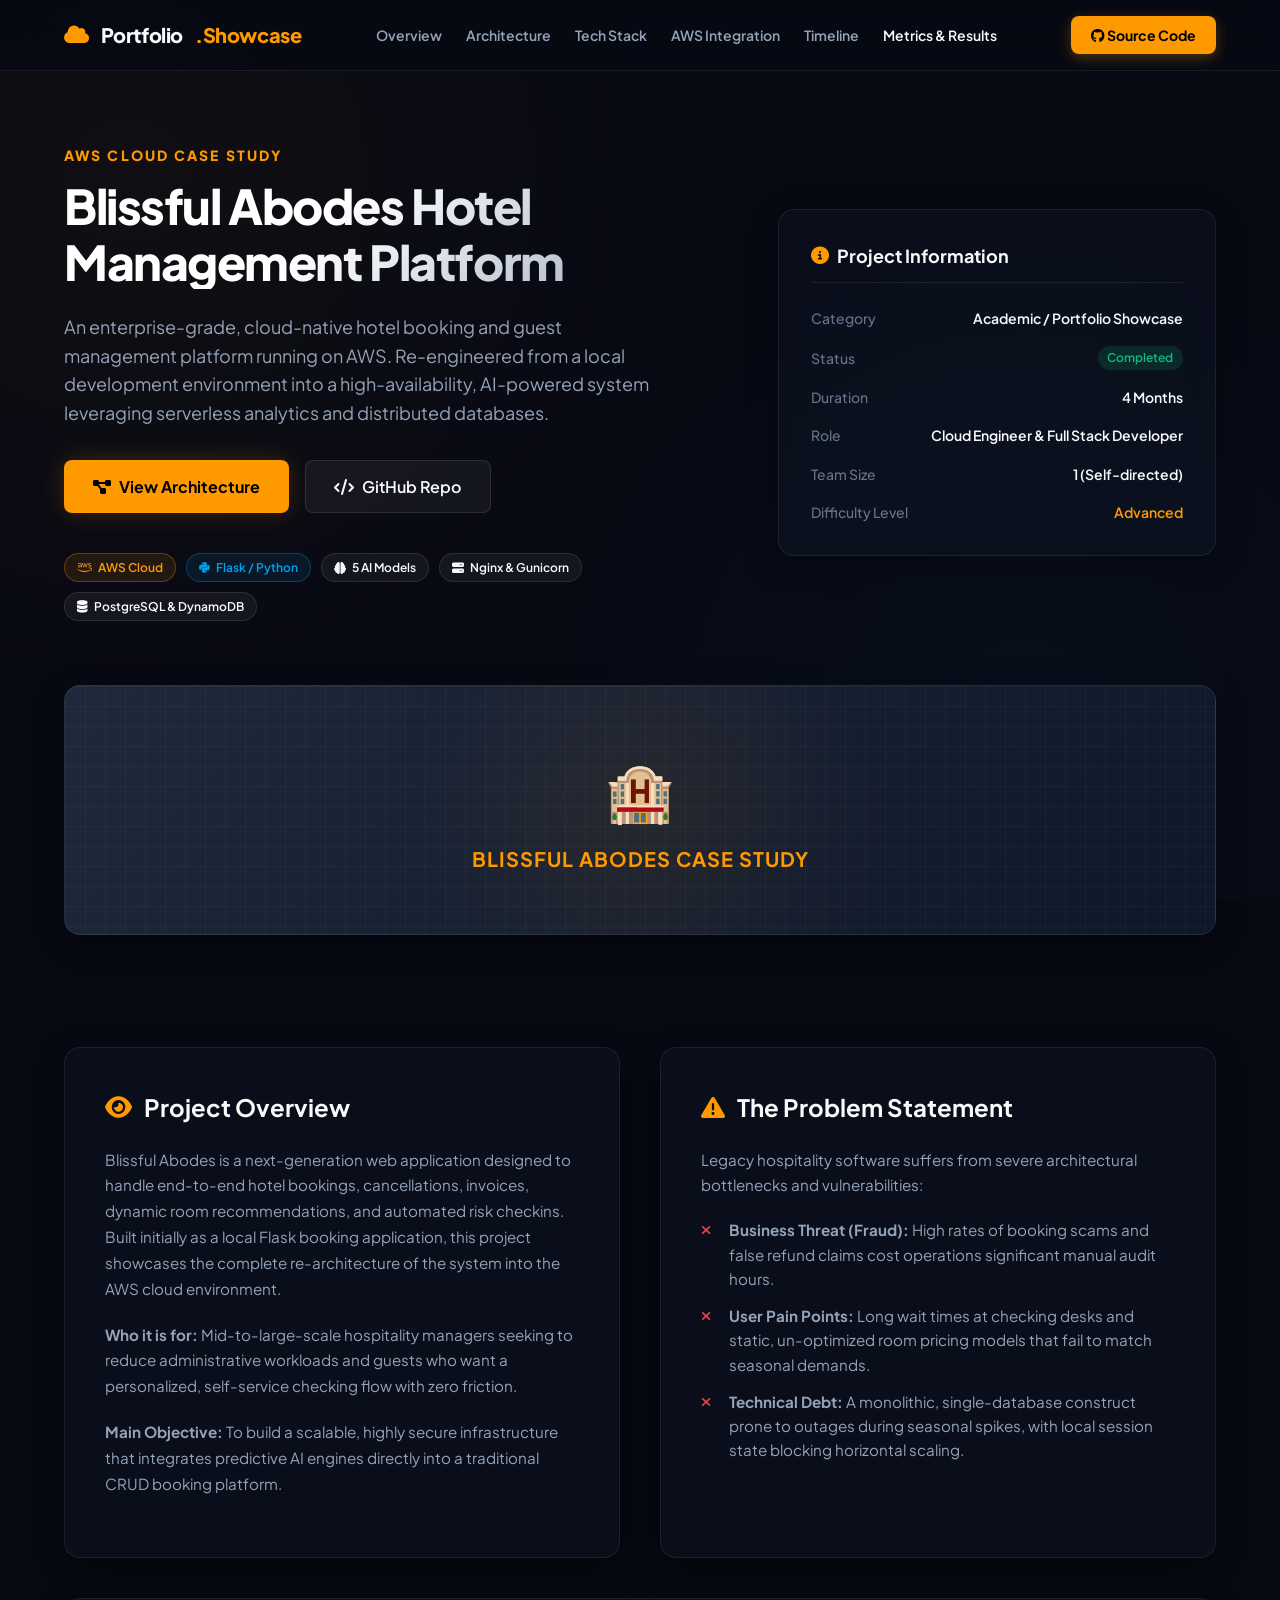
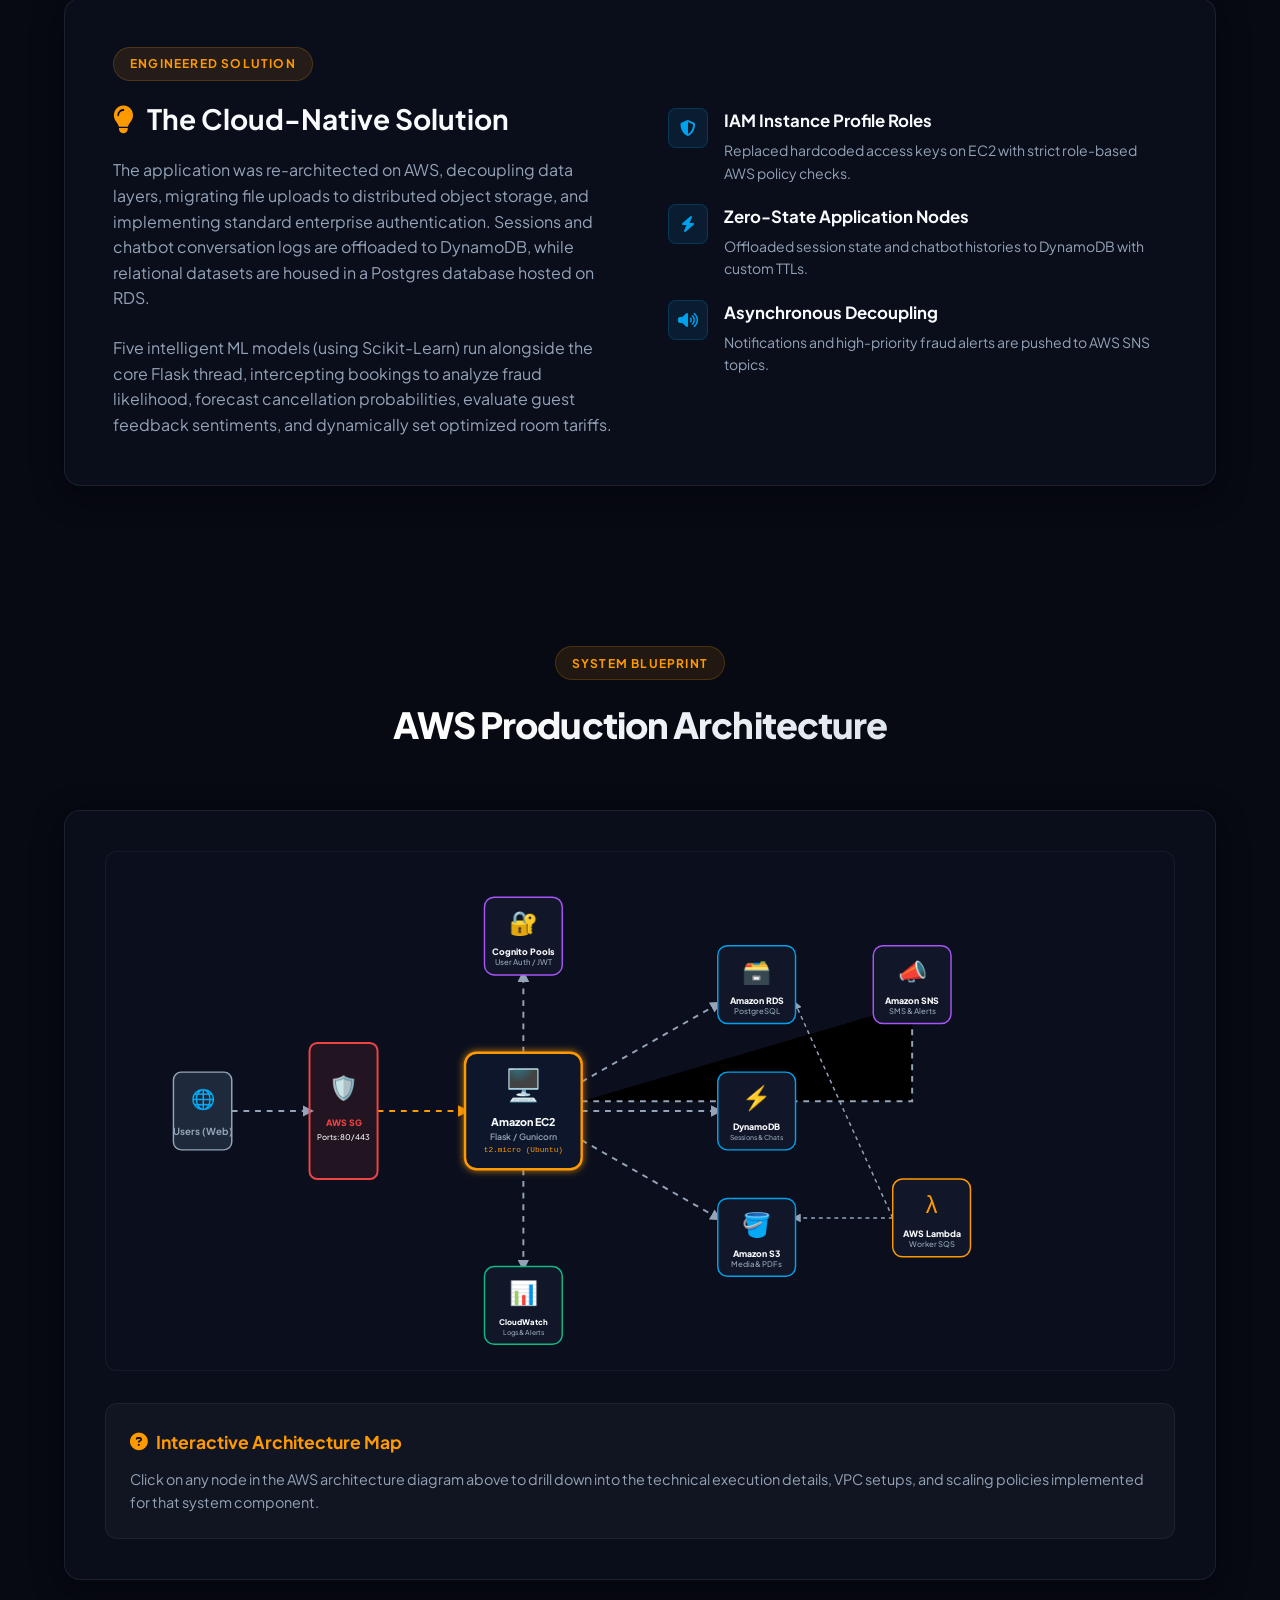
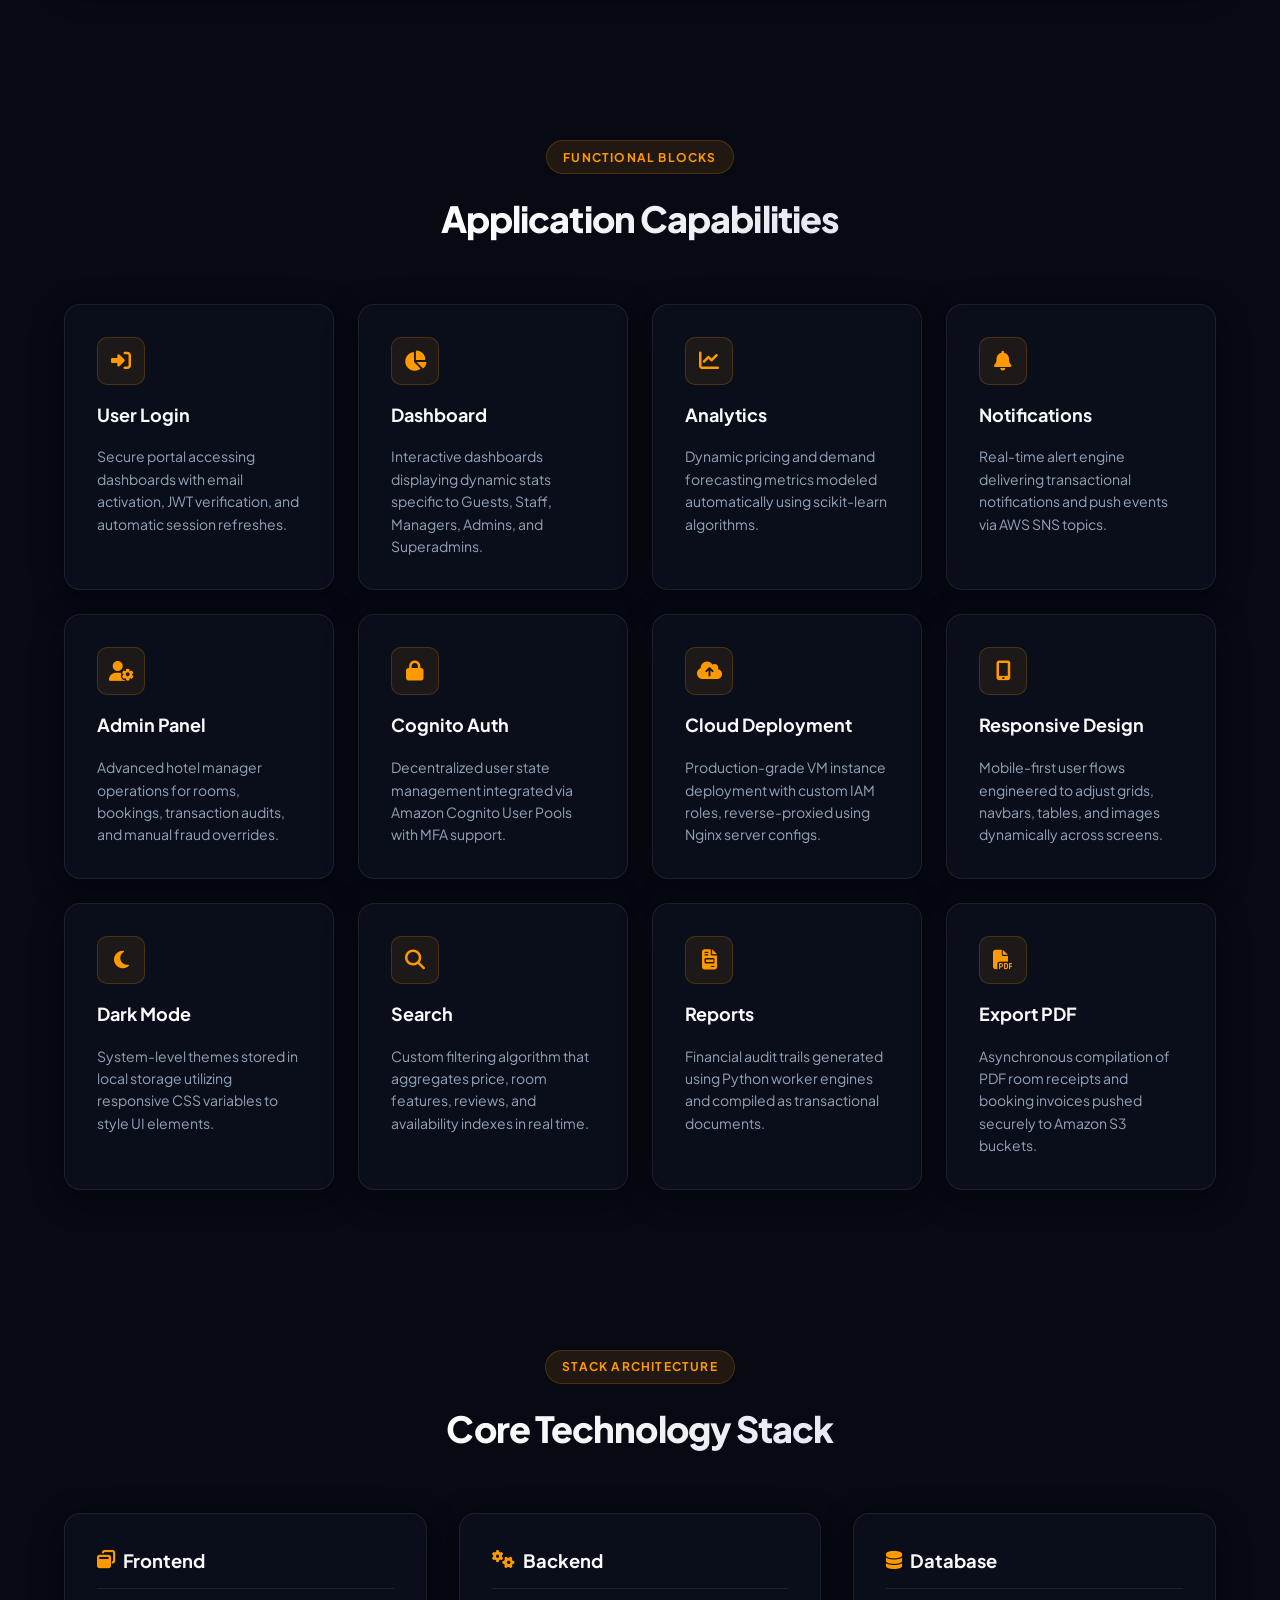
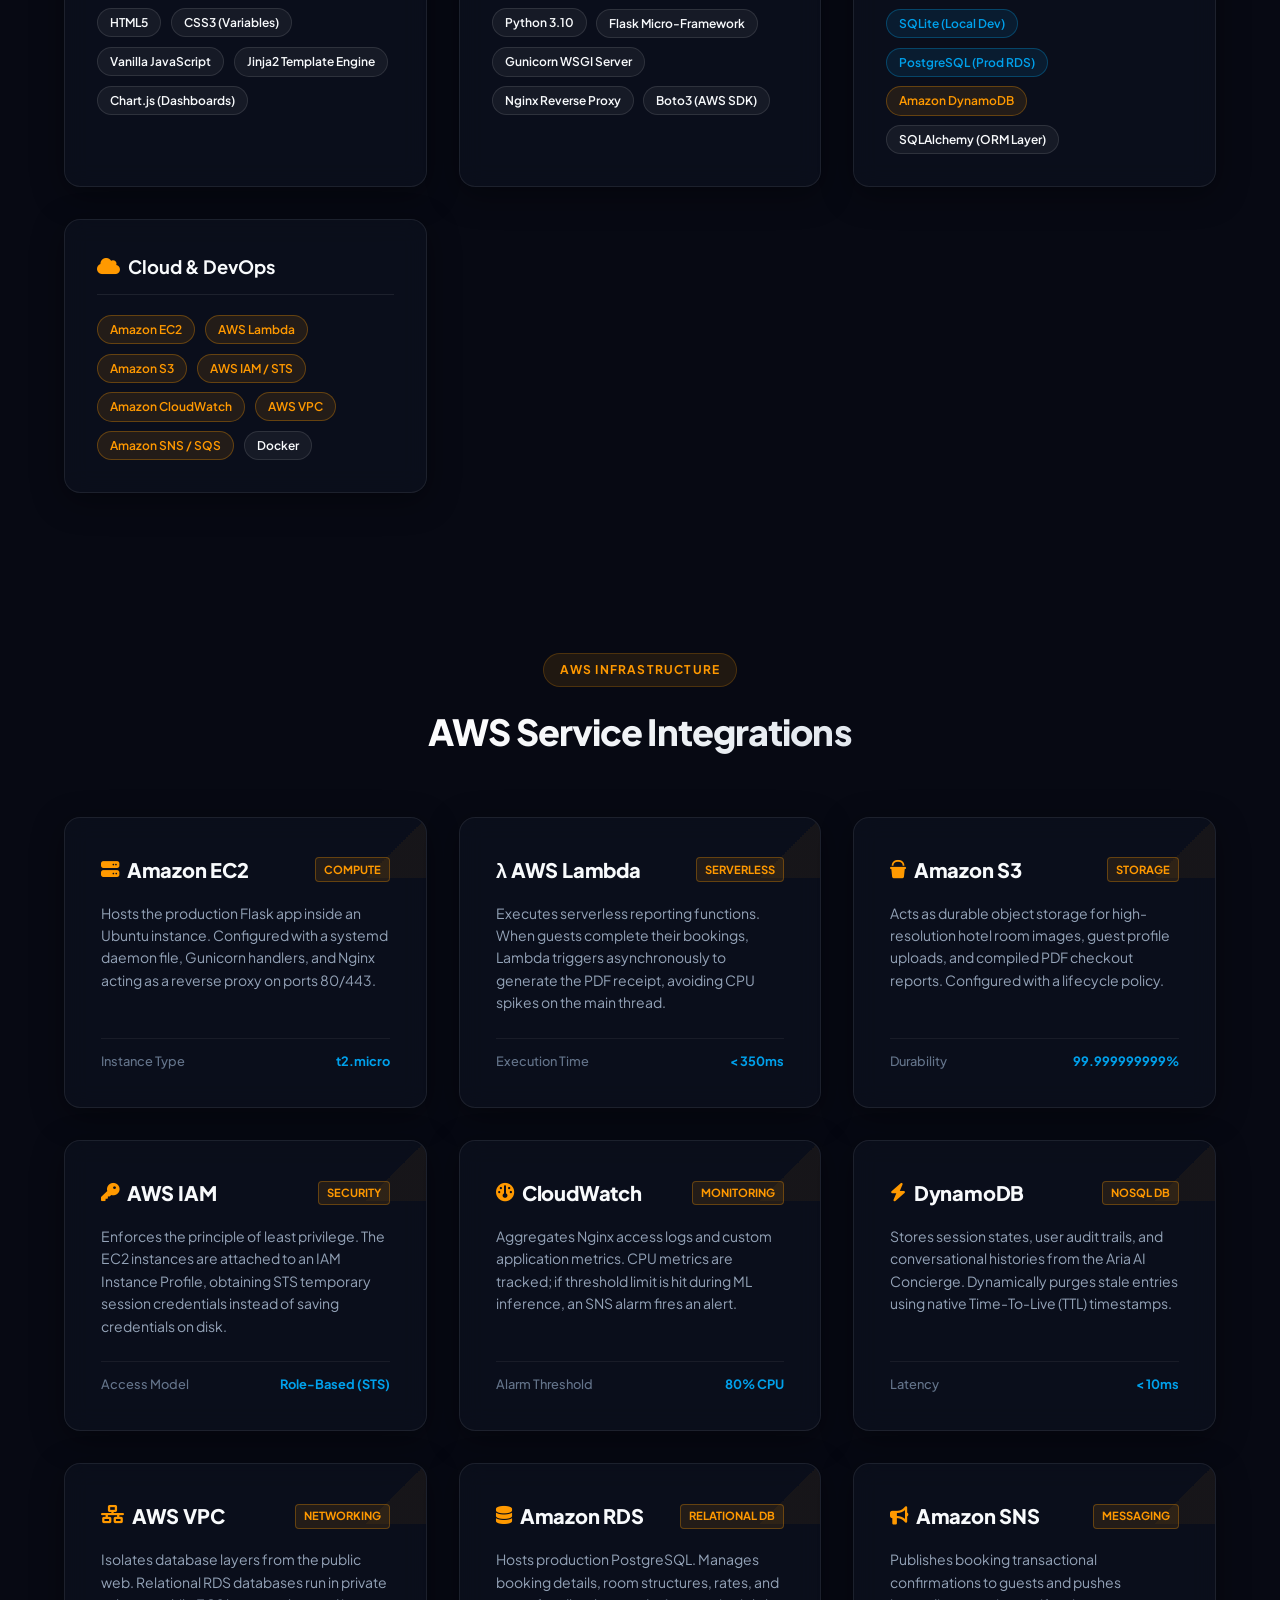
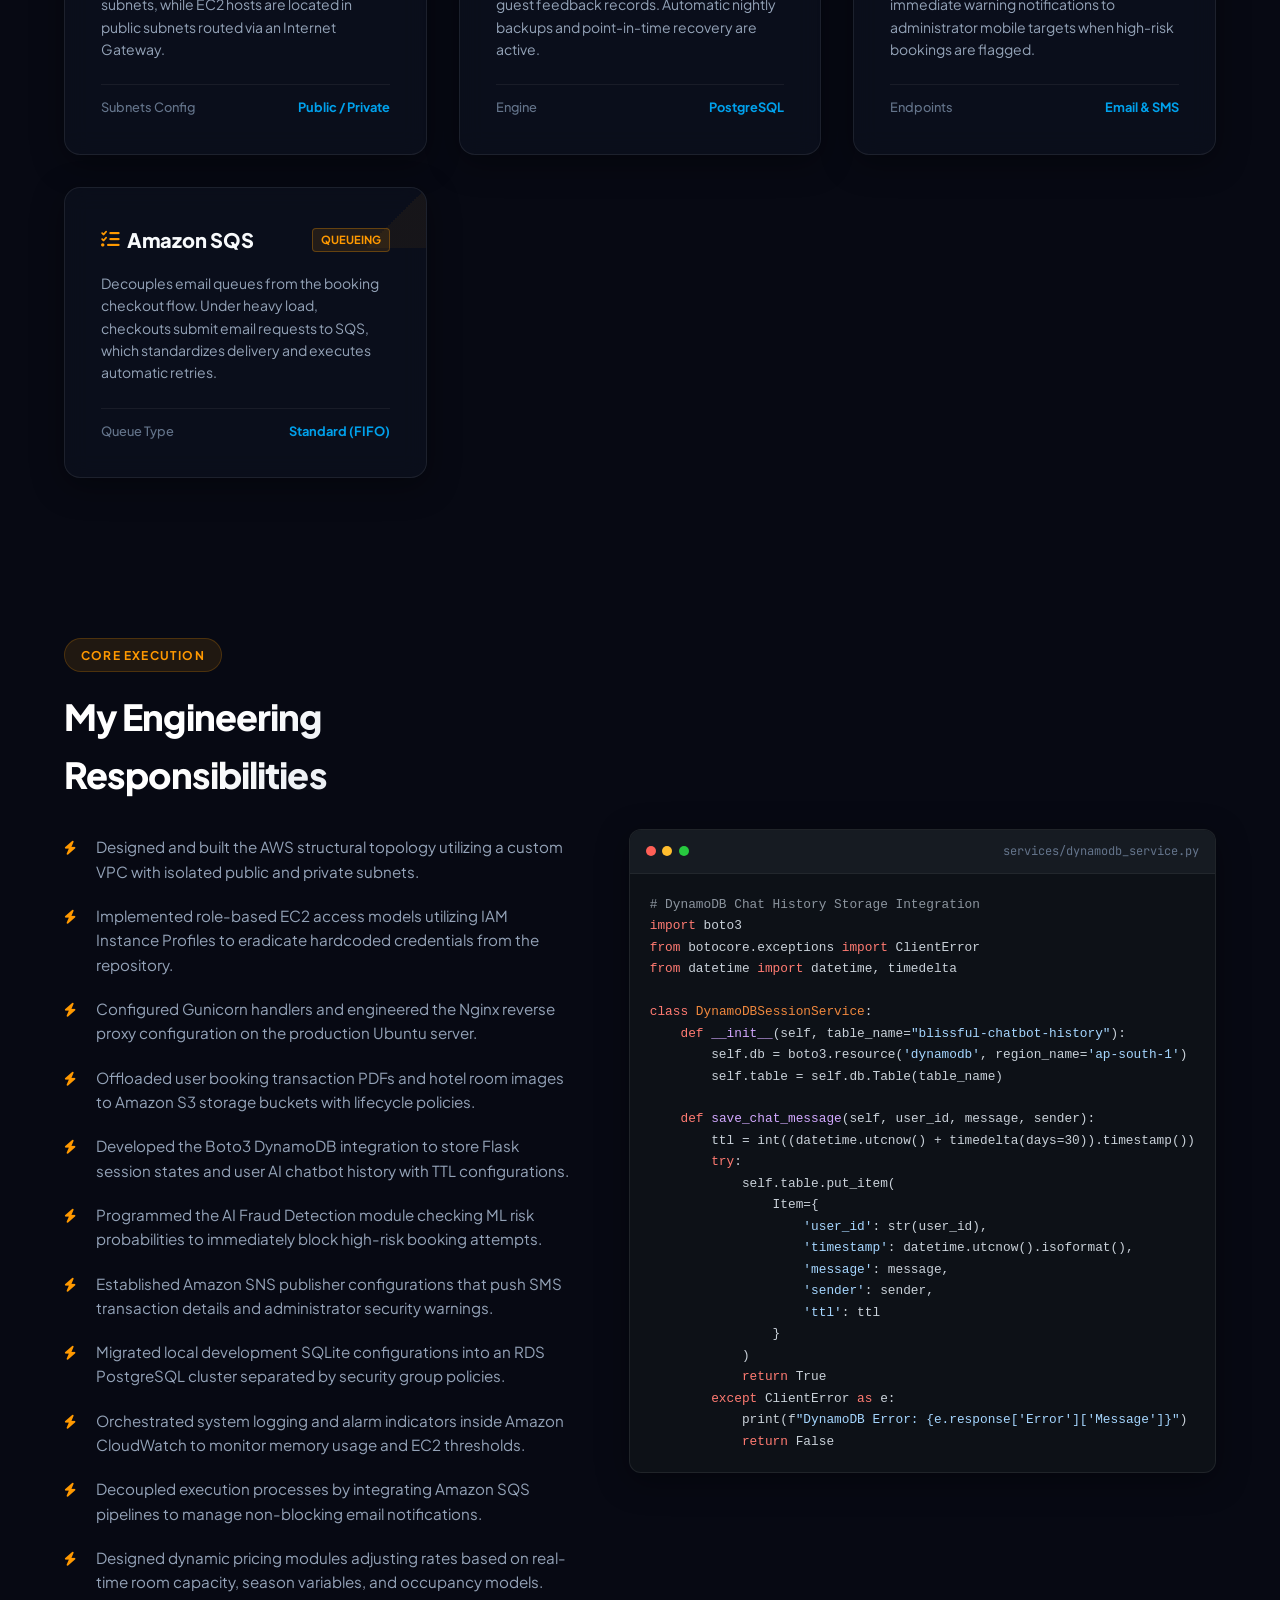
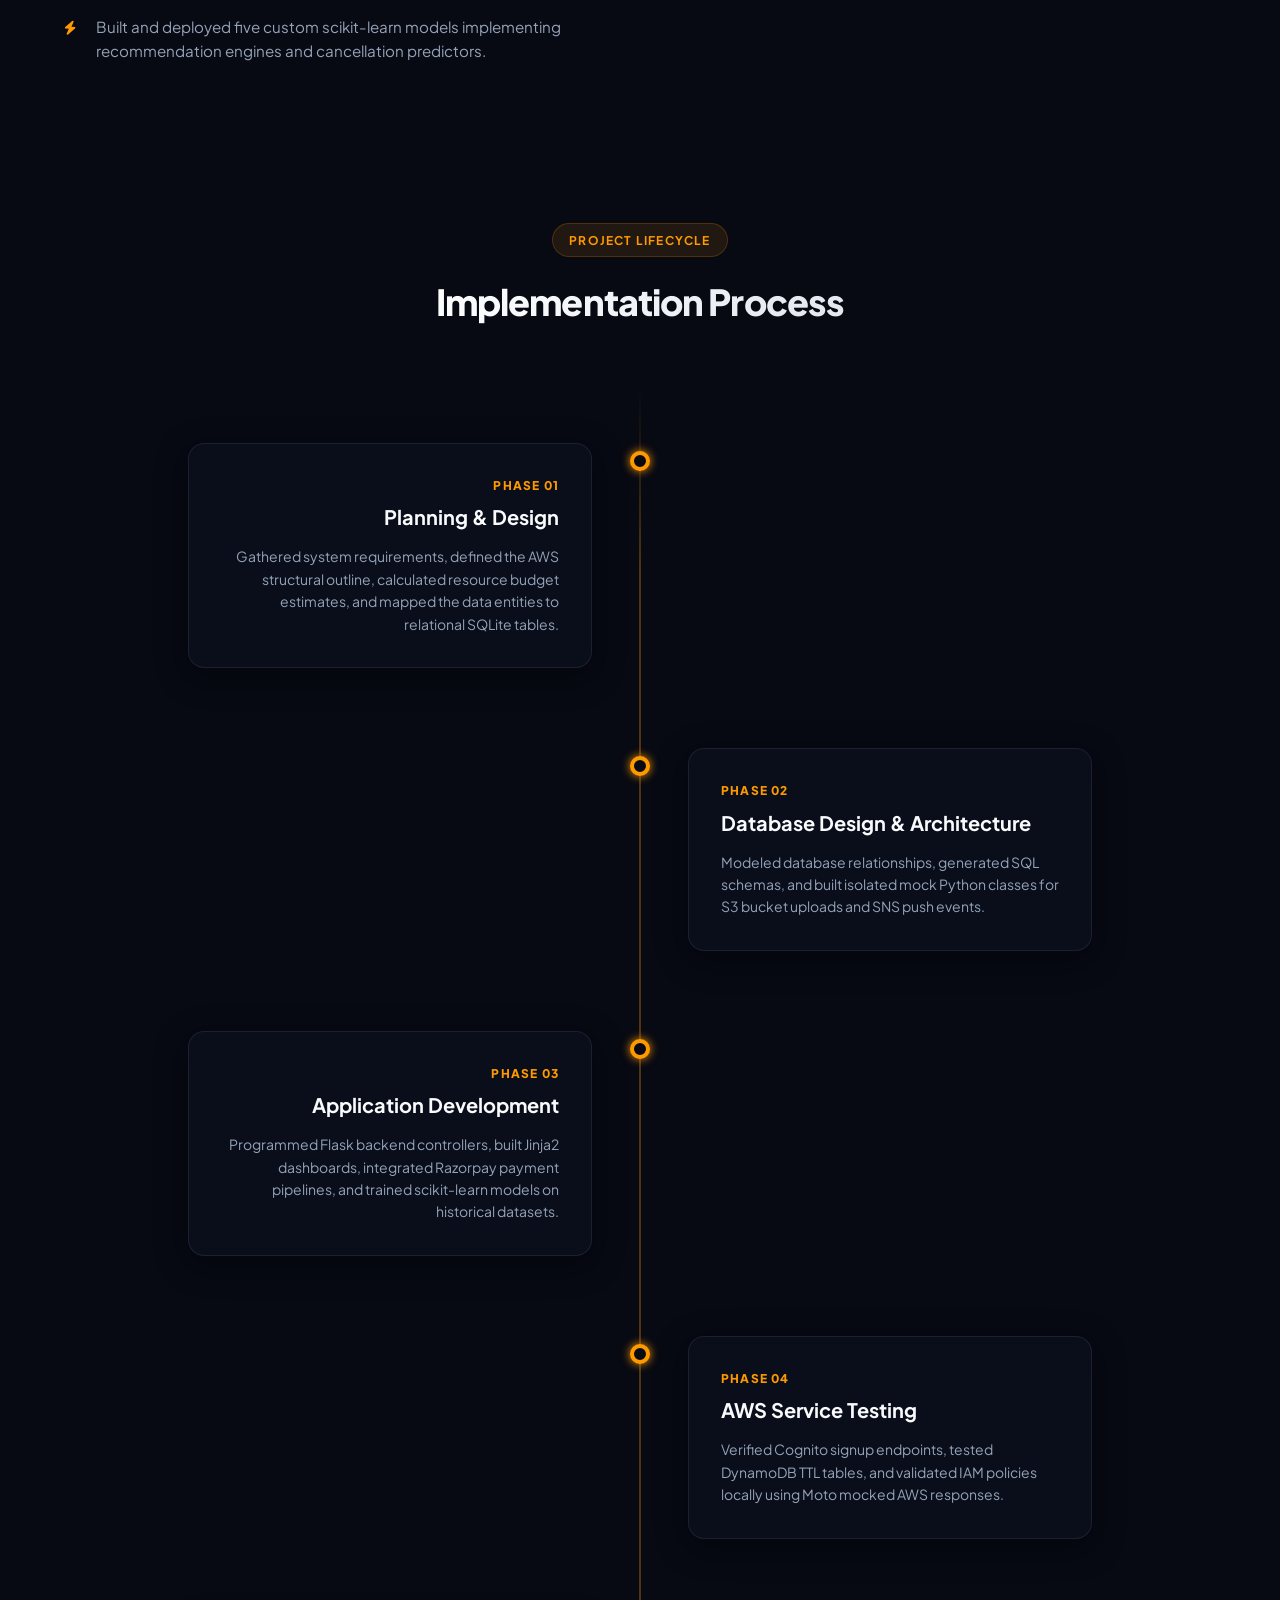
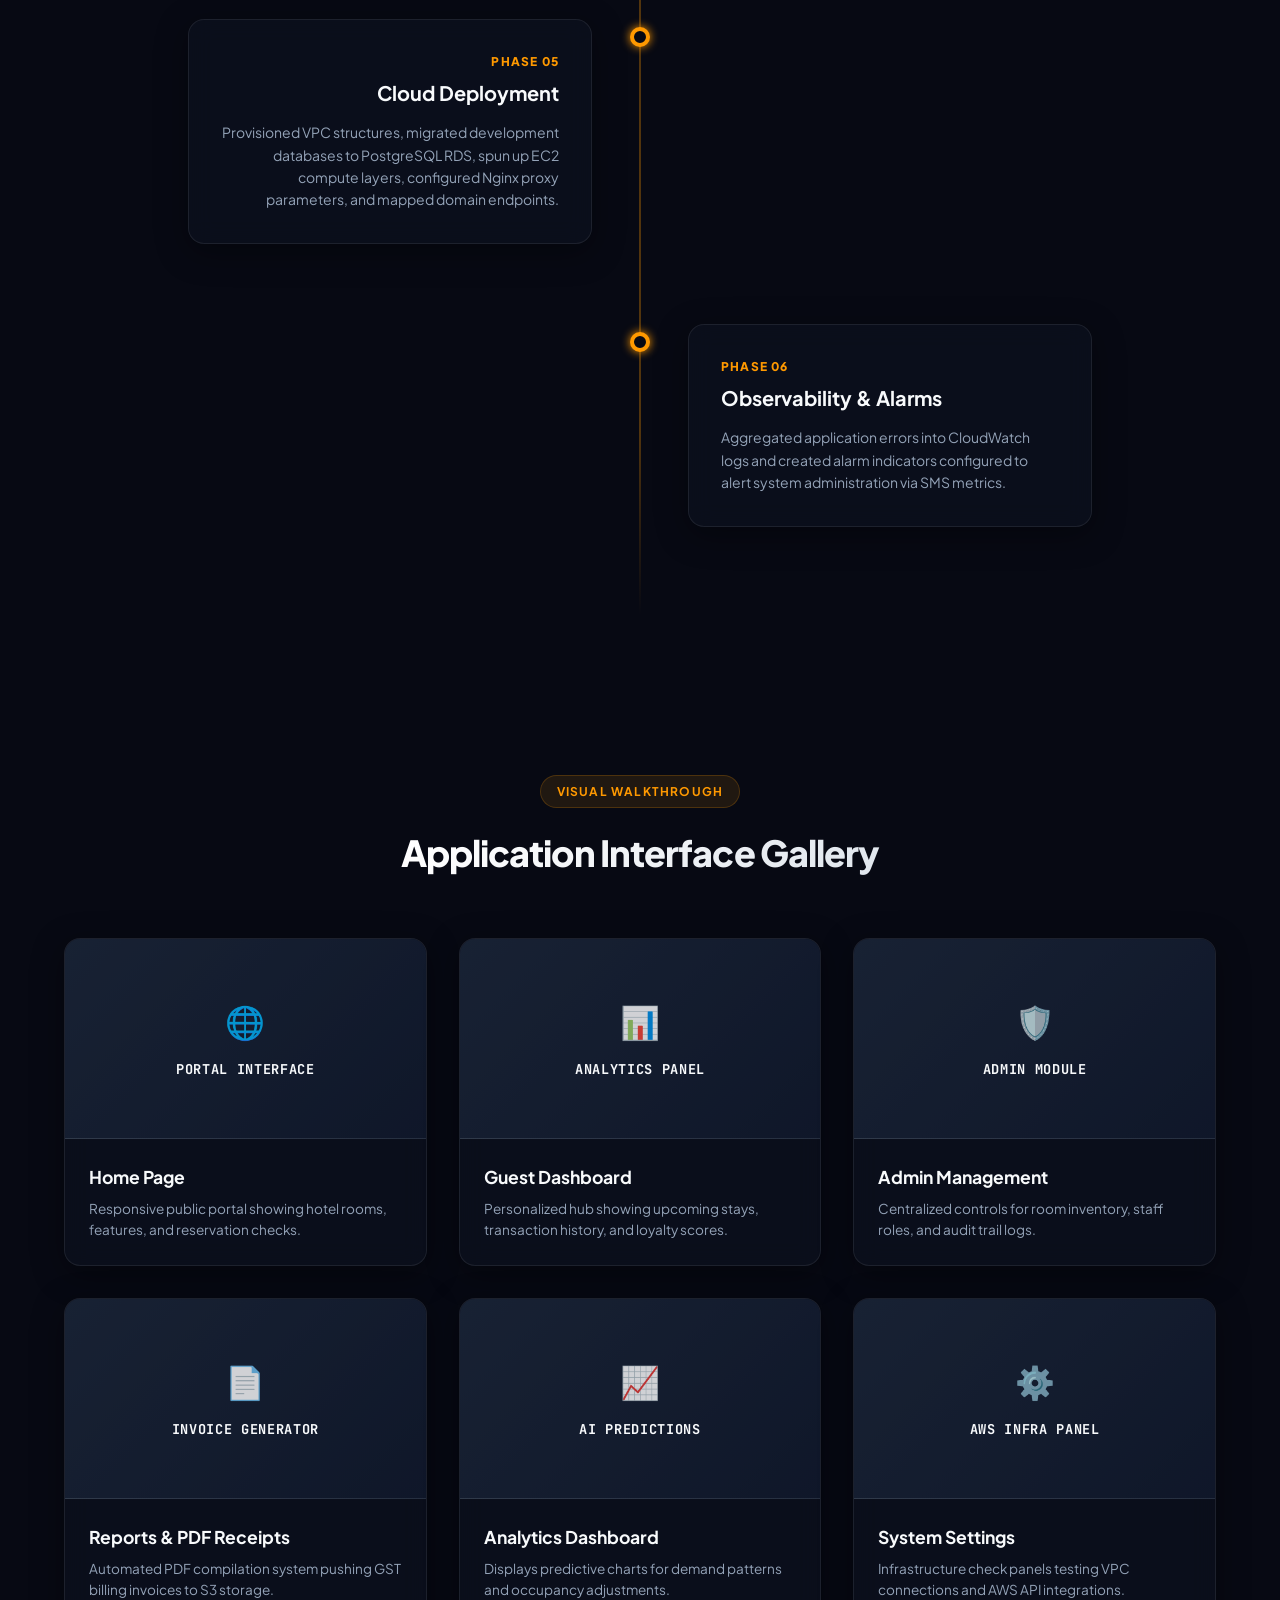
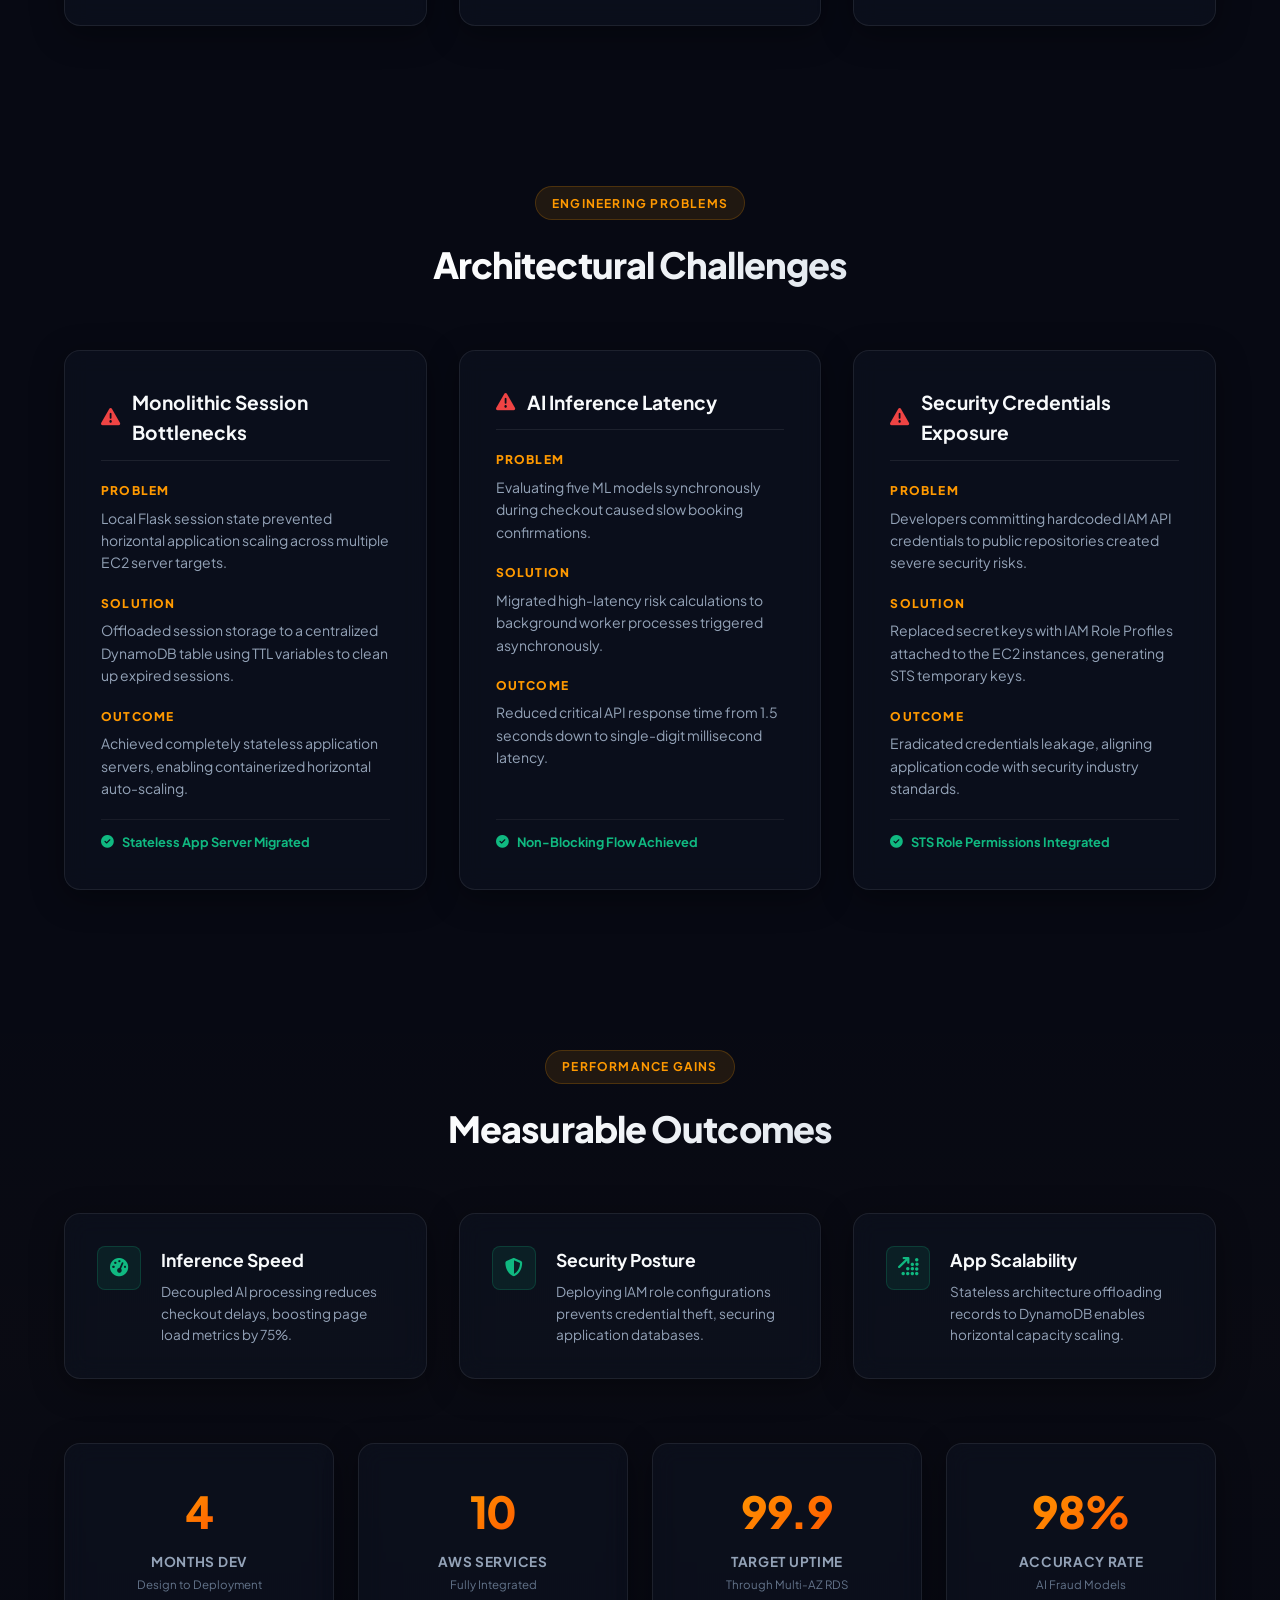
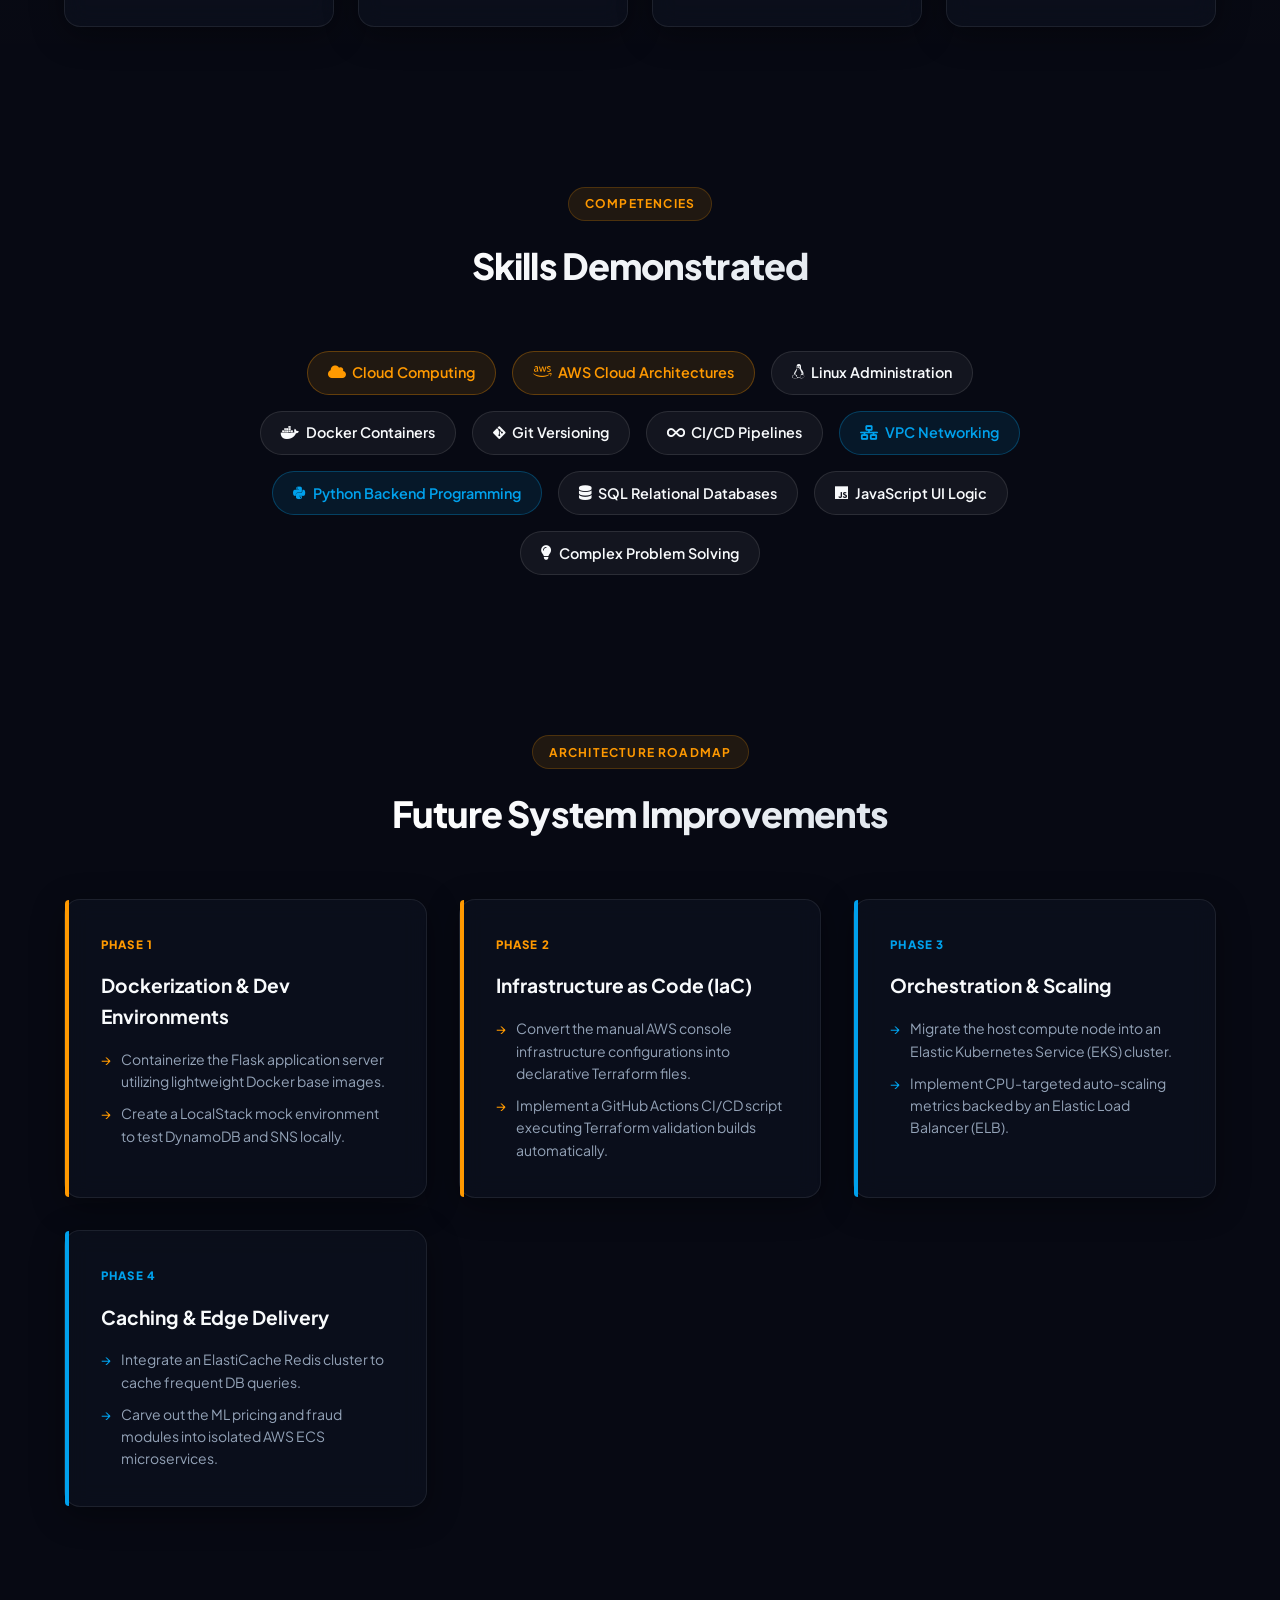
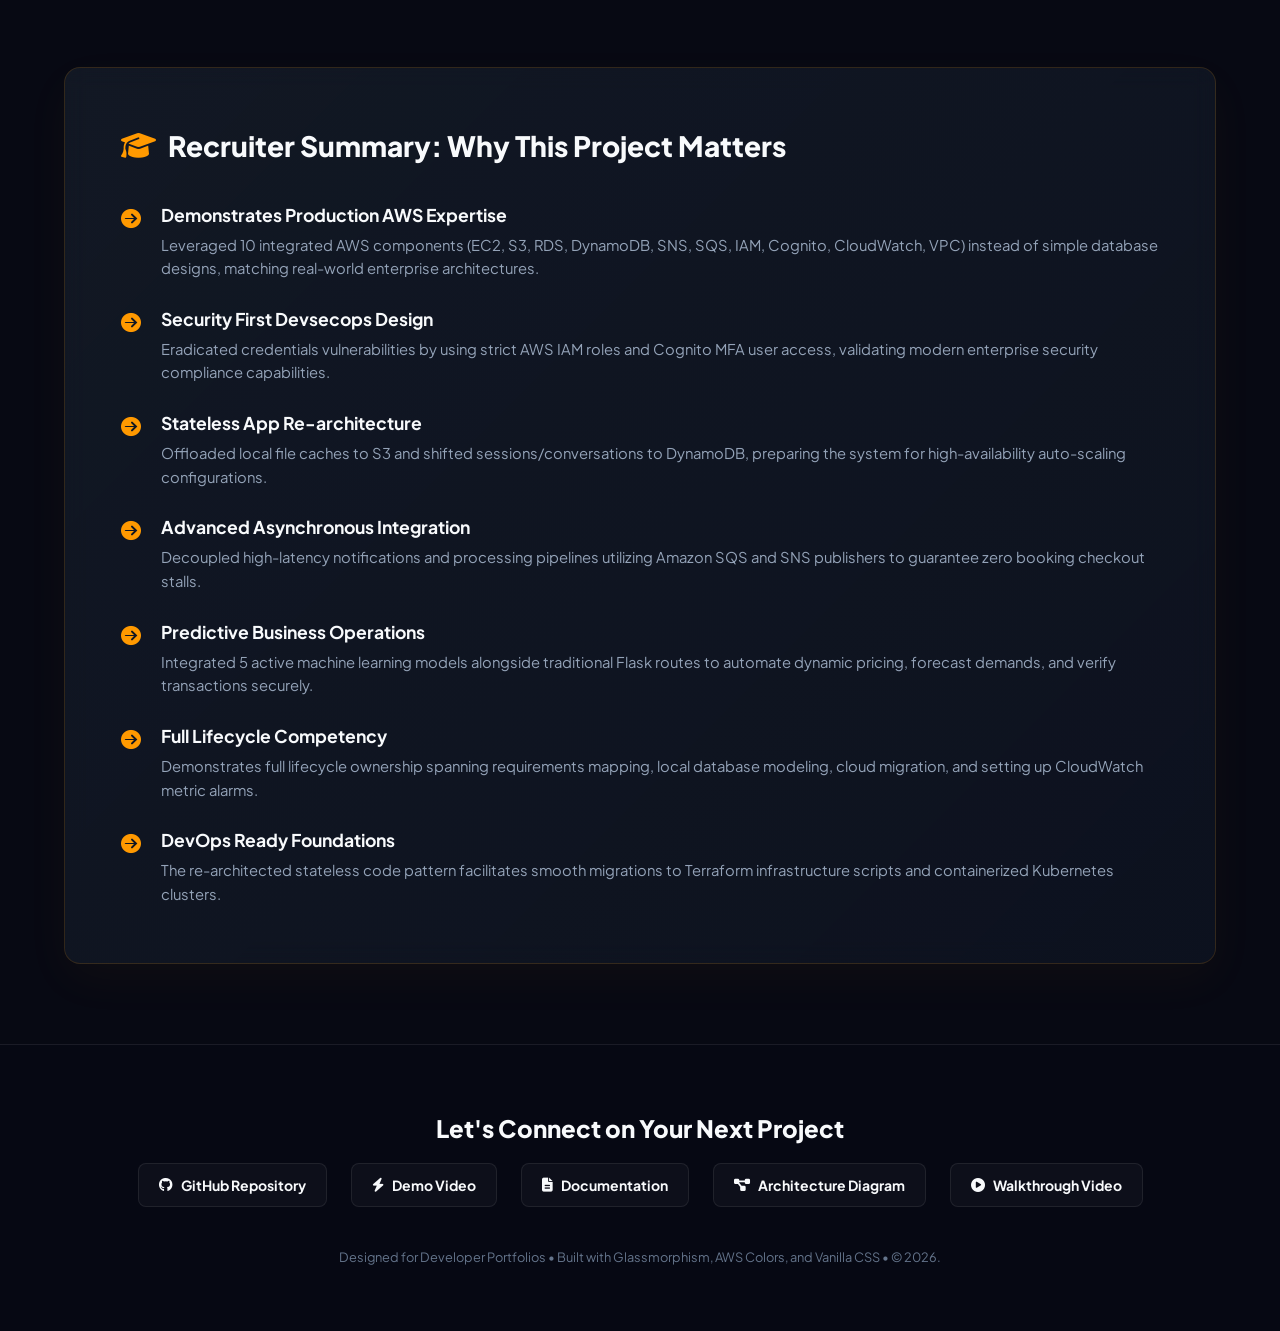
<file: Blissful Abodes.html>
<!DOCTYPE html>
<html lang="en">
<head>
    <meta charset="UTF-8">
    <meta name="viewport" content="width=device-width, initial-scale=1.0">
    <title>Case Study: Blissful Abodes | Senior Cloud & DevOps Portfolio</title>
    <meta name="description" content="Detailed cloud architecture and DevOps case study of Blissful Abodes, a production-grade AI-powered hotel management system hosted on AWS.">
    
    <!-- Google Fonts -->
    <link rel="preconnect" href="https://fonts.googleapis.com">
    <link rel="preconnect" href="https://fonts.gstatic.com" crossorigin>
    <link href="https://fonts.googleapis.com/css2?family=Plus+Jakarta+Sans:wght@300;400;500;600;700;800&family=JetBrains+Mono:wght@400;500;600&display=swap" rel="stylesheet">
    
    <!-- FontAwesome Icons -->
    <link rel="stylesheet" href="https://cdnjs.cloudflare.com/ajax/libs/font-awesome/6.4.0/css/all.min.css">

    <style>
        /* ==========================================================================
           1. DESIGN SYSTEM & ROOT VARIABLES
           ========================================================================== */
        :root {
            --bg-dark: #070913;
            --bg-card: rgba(17, 24, 39, 0.45);
            --bg-card-hover: rgba(30, 41, 59, 0.65);
            --border-glass: rgba(255, 255, 255, 0.08);
            --border-glass-hover: rgba(255, 153, 0, 0.3);
            
            /* AWS Color Palette */
            --aws-orange: #ff9900;
            --aws-orange-glow: rgba(255, 153, 0, 0.15);
            --aws-blue: #00a1ec;
            --aws-navy: #232f3e;
            --aws-squid-ink: #111729;
            
            /* UI Colors */
            --text-primary: #f8fafc;
            --text-secondary: #94a3b8;
            --text-muted: #64748b;
            --success: #10b981;
            --danger: #ef4444;
            --purple: #a855f7;
            
            --font-main: 'Plus Jakarta Sans', sans-serif;
            --font-mono: 'JetBrains Mono', monospace;
            --shadow-glow: 0 8px 32px 0 rgba(0, 0, 0, 0.37);
            --shadow-orange: 0 0 25px rgba(255, 153, 0, 0.2);
            --transition-smooth: all 0.3s cubic-bezier(0.4, 0, 0.2, 1);
        }

        /* ==========================================================================
           2. RESET & BASE STYLES
           ========================================================================== */
        * {
            box-sizing: border-box;
            margin: 0;
            padding: 0;
        }

        html {
            scroll-behavior: smooth;
        }

        body {
            background-color: var(--bg-dark);
            background-image: 
                radial-gradient(circle at 10% 20%, rgba(255, 153, 0, 0.04) 0%, transparent 40%),
                radial-gradient(circle at 80% 80%, rgba(0, 161, 236, 0.04) 0%, transparent 40%);
            background-attachment: fixed;
            color: var(--text-primary);
            font-family: var(--font-main);
            line-height: 1.6;
            overflow-x: hidden;
            -webkit-font-smoothing: antialiased;
        }

        a {
            color: inherit;
            text-decoration: none;
            transition: var(--transition-smooth);
        }

        /* Common Container Layout */
        .container {
            width: 100%;
            max-width: 1200px;
            margin: 0 auto;
            padding: 0 1.5rem;
        }

        /* Section Layouts */
        section {
            padding: 5rem 0;
            position: relative;
        }

        /* Glassmorphism Card Style */
        .glass-card {
            background: var(--bg-card);
            backdrop-filter: blur(12px);
            -webkit-backdrop-filter: blur(12px);
            border: 1px solid var(--border-glass);
            border-radius: 16px;
            box-shadow: var(--shadow-glow);
            transition: var(--transition-smooth);
        }

        .glass-card:hover {
            border-color: var(--border-glass-hover);
            transform: translateY(-4px);
            box-shadow: 0 12px 40px 0 rgba(255, 153, 0, 0.08);
        }

        /* Section Titles */
        .section-header {
            margin-bottom: 3.5rem;
            text-align: center;
        }

        .section-tag {
            display: inline-block;
            padding: 0.4rem 1rem;
            background: rgba(255, 153, 0, 0.1);
            border: 1px solid rgba(255, 153, 0, 0.2);
            color: var(--aws-orange);
            border-radius: 9999px;
            font-size: 0.75rem;
            font-weight: 700;
            text-transform: uppercase;
            letter-spacing: 0.1em;
            margin-bottom: 1rem;
        }

        .section-title {
            font-size: 2.25rem;
            font-weight: 800;
            letter-spacing: -0.025em;
            background: linear-gradient(135deg, #fff 30%, #cbd5e1 100%);
            -webkit-background-clip: text;
            -webkit-text-fill-color: transparent;
        }

        /* Badge Style */
        .badge {
            display: inline-flex;
            align-items: center;
            gap: 0.4rem;
            padding: 0.25rem 0.75rem;
            border-radius: 9999px;
            font-size: 0.75rem;
            font-weight: 600;
            background: rgba(255, 255, 255, 0.05);
            border: 1px solid rgba(255, 255, 255, 0.1);
            color: var(--text-primary);
        }

        .badge-aws {
            background: rgba(255, 153, 0, 0.1);
            border: 1px solid rgba(255, 153, 0, 0.3);
            color: var(--aws-orange);
        }

        .badge-blue {
            background: rgba(0, 161, 236, 0.1);
            border: 1px solid rgba(0, 161, 236, 0.3);
            color: var(--aws-blue);
        }

        /* Scroll Animations Utility */
        .reveal {
            opacity: 0;
            transform: translateY(30px);
            transition: opacity 0.8s ease, transform 0.8s cubic-bezier(0.25, 1, 0.5, 1);
        }

        .reveal.active {
            opacity: 1;
            transform: translateY(0);
        }

        /* ==========================================================================
           3. NAVBAR
           ========================================================================== */
        .header-nav {
            position: fixed;
            top: 0;
            left: 0;
            right: 0;
            z-index: 1000;
            background: rgba(7, 9, 19, 0.7);
            backdrop-filter: blur(16px);
            -webkit-backdrop-filter: blur(16px);
            border-bottom: 1px solid var(--border-glass);
            padding: 1rem 0;
        }

        .nav-container {
            display: flex;
            justify-content: space-between;
            align-items: center;
        }

        .nav-logo {
            display: flex;
            align-items: center;
            gap: 0.75rem;
            font-size: 1.25rem;
            font-weight: 800;
            letter-spacing: -0.02em;
        }

        .logo-accent {
            color: var(--aws-orange);
        }

        .nav-links {
            display: flex;
            gap: 1.5rem;
            list-style: none;
            align-items: center;
        }

        .nav-link-item {
            font-size: 0.875rem;
            font-weight: 600;
            color: var(--text-secondary);
        }

        .nav-link-item:hover, .nav-link-item.active {
            color: var(--text-primary);
        }

        .btn-header {
            background: var(--aws-orange);
            color: #000;
            padding: 0.5rem 1.25rem;
            border-radius: 8px;
            font-size: 0.875rem;
            font-weight: 700;
            box-shadow: 0 4px 14px rgba(255, 153, 0, 0.3);
        }

        .btn-header:hover {
            background: #ffaa22;
            transform: translateY(-2px);
            box-shadow: 0 6px 20px rgba(255, 153, 0, 0.4);
        }

        /* ==========================================================================
           4. HERO & METADATA SECTION
           ========================================================================== */
        .hero-section {
            padding-top: 9rem;
            padding-bottom: 4rem;
            overflow: hidden;
        }

        .hero-grid {
            display: grid;
            grid-template-columns: 1.2fr 0.8fr;
            gap: 3.5rem;
            align-items: center;
        }

        .hero-content {
            display: flex;
            flex-direction: column;
            align-items: flex-start;
        }

        .hero-pretitle {
            color: var(--aws-orange);
            font-weight: 800;
            text-transform: uppercase;
            font-size: 0.875rem;
            letter-spacing: 0.15em;
            margin-bottom: 0.75rem;
        }

        .hero-title {
            font-size: 3rem;
            font-weight: 850;
            line-height: 1.15;
            letter-spacing: -0.03em;
            margin-bottom: 1.5rem;
            background: linear-gradient(135deg, #ffffff 40%, #94a3b8 100%);
            -webkit-background-clip: text;
            -webkit-text-fill-color: transparent;
        }

        .hero-desc {
            font-size: 1.125rem;
            color: var(--text-secondary);
            margin-bottom: 2rem;
            max-width: 600px;
        }

        .hero-action-buttons {
            display: flex;
            gap: 1rem;
            margin-bottom: 2.5rem;
        }

        .btn-primary {
            background: var(--aws-orange);
            color: #000;
            padding: 0.8rem 1.8rem;
            border-radius: 8px;
            font-weight: 700;
            display: inline-flex;
            align-items: center;
            gap: 0.5rem;
            box-shadow: var(--shadow-orange);
        }

        .btn-primary:hover {
            background: #ffab24;
            transform: translateY(-2px);
            box-shadow: 0 8px 30px rgba(255, 153, 0, 0.4);
        }

        .btn-secondary {
            background: rgba(255, 255, 255, 0.05);
            border: 1px solid rgba(255, 255, 255, 0.1);
            color: var(--text-primary);
            padding: 0.8rem 1.8rem;
            border-radius: 8px;
            font-weight: 600;
            display: inline-flex;
            align-items: center;
            gap: 0.5rem;
        }

        .btn-secondary:hover {
            background: rgba(255, 255, 255, 0.1);
            border-color: rgba(255, 255, 255, 0.2);
            transform: translateY(-2px);
        }

        .tech-badges-row {
            display: flex;
            flex-wrap: wrap;
            gap: 0.6rem;
        }

        /* Project Card Specs */
        .meta-card {
            padding: 2rem;
            display: flex;
            flex-direction: column;
            gap: 1.5rem;
        }

        .meta-title {
            font-size: 1.125rem;
            font-weight: 700;
            border-bottom: 1px solid rgba(255, 255, 255, 0.08);
            padding-bottom: 0.75rem;
            color: var(--text-primary);
            display: flex;
            align-items: center;
            gap: 0.5rem;
        }

        .meta-title i {
            color: var(--aws-orange);
        }

        .meta-list {
            display: flex;
            flex-direction: column;
            gap: 1rem;
            list-style: none;
        }

        .meta-item {
            display: flex;
            justify-content: space-between;
            align-items: center;
            font-size: 0.875rem;
        }

        .meta-label {
            color: var(--text-muted);
            font-weight: 500;
        }

        .meta-val {
            font-weight: 600;
            color: var(--text-primary);
        }

        .meta-val.status-completed {
            color: var(--success);
            background: rgba(16, 185, 129, 0.15);
            padding: 0.15rem 0.6rem;
            border-radius: 9999px;
            font-size: 0.75rem;
        }

        /* Banner Graphics Overlay */
        .banner-mockup {
            position: relative;
            width: 100%;
            height: 250px;
            border-radius: 16px;
            overflow: hidden;
            margin-bottom: 2rem;
            border: 1px solid var(--border-glass);
            background: linear-gradient(135deg, #1e293b 0%, #0f172a 100%);
            display: flex;
            justify-content: center;
            align-items: center;
            box-shadow: var(--shadow-glow);
        }

        .banner-grid-overlay {
            position: absolute;
            inset: 0;
            background-image: 
                linear-gradient(rgba(255,255,255,0.03) 1px, transparent 1px),
                linear-gradient(90deg, rgba(255,255,255,0.03) 1px, transparent 1px);
            background-size: 20px 20px;
        }

        .banner-glow {
            position: absolute;
            width: 150px;
            height: 150px;
            background: var(--aws-orange);
            filter: blur(100px);
            opacity: 0.25;
            border-radius: 50%;
        }

        .banner-content-inner {
            position: relative;
            z-index: 2;
            text-align: center;
        }

        .banner-logo {
            font-size: 3.5rem;
            margin-bottom: 0.5rem;
        }

        .banner-text {
            font-weight: 700;
            font-size: 1.25rem;
            letter-spacing: 0.05em;
            color: var(--aws-orange);
        }

        /* ==========================================================================
           5. OVERVIEW & PROBLEM & SOLUTION
           ========================================================================== */
        .case-details-grid {
            display: grid;
            grid-template-columns: 1fr 1fr;
            gap: 2.5rem;
        }

        .detail-card {
            padding: 2.5rem;
        }

        .detail-card h3 {
            font-size: 1.5rem;
            font-weight: 700;
            margin-bottom: 1.25rem;
            display: flex;
            align-items: center;
            gap: 0.75rem;
        }

        .detail-card h3 i {
            color: var(--aws-orange);
        }

        .detail-card p {
            color: var(--text-secondary);
            font-size: 0.95rem;
            line-height: 1.7;
            margin-bottom: 1.25rem;
        }

        .detail-card ul {
            list-style: none;
            display: flex;
            flex-direction: column;
            gap: 0.8rem;
        }

        .detail-card li {
            position: relative;
            padding-left: 1.75rem;
            color: var(--text-secondary);
            font-size: 0.95rem;
        }

        .detail-card li::before {
            content: "\f00c";
            font-family: "Font Awesome 6 Free";
            font-weight: 900;
            position: absolute;
            left: 0;
            top: 2px;
            color: var(--success);
            font-size: 0.85rem;
        }

        .detail-card.problem-card li::before {
            content: "\f00d";
            color: var(--danger);
        }

        /* Solution card spans full width */
        .solution-section {
            margin-top: 2.5rem;
        }

        .solution-card-inner {
            padding: 3rem;
            display: grid;
            grid-template-columns: 1fr 1fr;
            gap: 3.5rem;
            align-items: center;
        }

        .solution-features-list {
            display: flex;
            flex-direction: column;
            gap: 1.25rem;
        }

        .solution-feature-item {
            display: flex;
            gap: 1rem;
        }

        .sol-icon-box {
            width: 40px;
            height: 40px;
            border-radius: 8px;
            background: rgba(0, 161, 236, 0.1);
            border: 1px solid rgba(0, 161, 236, 0.2);
            color: var(--aws-blue);
            display: flex;
            justify-content: center;
            align-items: center;
            flex-shrink: 0;
        }

        .sol-text-box h4 {
            font-size: 1.05rem;
            font-weight: 700;
            margin-bottom: 0.25rem;
        }

        .sol-text-box p {
            font-size: 0.875rem;
            color: var(--text-secondary);
        }

        /* ==========================================================================
           6. ARCHITECTURE DIAGRAM SECTION
           ========================================================================== */
        .architecture-wrapper {
            padding: 2.5rem;
            display: flex;
            flex-direction: column;
            gap: 2rem;
        }

        .arch-interactive-svg {
            width: 100%;
            max-height: 520px;
            background: rgba(15, 23, 42, 0.2);
            border-radius: 12px;
            border: 1px solid rgba(255, 255, 255, 0.05);
            padding: 1rem;
        }

        .arch-node {
            cursor: pointer;
            transition: filter 0.3s ease;
        }

        .arch-node:hover {
            filter: drop-shadow(0px 0px 8px var(--aws-orange));
        }

        .arch-link {
            stroke-dasharray: 6;
            animation: dash 12s linear infinite;
        }

        @keyframes dash {
            to {
                stroke-dashoffset: -100;
            }
        }

        .arch-details-panel {
            background: rgba(255, 255, 255, 0.03);
            border: 1px solid rgba(255, 255, 255, 0.05);
            border-radius: 12px;
            padding: 1.5rem;
            display: flex;
            flex-direction: column;
            gap: 0.75rem;
        }

        .arch-details-title {
            font-size: 1.1rem;
            font-weight: 700;
            color: var(--aws-orange);
            display: flex;
            align-items: center;
            gap: 0.5rem;
        }

        .arch-details-text {
            color: var(--text-secondary);
            font-size: 0.9rem;
        }

        /* ==========================================================================
           7. FEATURES SECTION
           ========================================================================== */
        .features-grid {
            display: grid;
            grid-template-columns: repeat(auto-fill, minmax(260px, 1fr));
            gap: 1.5rem;
        }

        .feature-card {
            padding: 2rem;
            display: flex;
            flex-direction: column;
            align-items: flex-start;
            gap: 1rem;
        }

        .feature-icon-wrapper {
            width: 48px;
            height: 48px;
            border-radius: 10px;
            background: rgba(255, 153, 0, 0.08);
            border: 1px solid rgba(255, 153, 0, 0.2);
            color: var(--aws-orange);
            display: flex;
            justify-content: center;
            align-items: center;
            font-size: 1.25rem;
            transition: var(--transition-smooth);
        }

        .feature-card:hover .feature-icon-wrapper {
            background: var(--aws-orange);
            color: #000;
            box-shadow: 0 0 15px rgba(255, 153, 0, 0.3);
            transform: scale(1.05);
        }

        .feature-card-title {
            font-size: 1.125rem;
            font-weight: 700;
        }

        .feature-card-desc {
            font-size: 0.875rem;
            color: var(--text-secondary);
            line-height: 1.6;
        }

        /* ==========================================================================
           8. TECH STACK SECTION
           ========================================================================== */
        .tech-stack-container {
            display: grid;
            grid-template-columns: repeat(auto-fit, minmax(280px, 1fr));
            gap: 2rem;
        }

        .tech-group-card {
            padding: 2rem;
            display: flex;
            flex-direction: column;
            gap: 1.25rem;
        }

        .tech-group-title {
            font-size: 1.15rem;
            font-weight: 700;
            display: flex;
            align-items: center;
            gap: 0.5rem;
            border-bottom: 1px solid rgba(255, 255, 255, 0.08);
            padding-bottom: 0.75rem;
        }

        .tech-group-title i {
            color: var(--aws-orange);
        }

        .tech-items-flex {
            display: flex;
            flex-wrap: wrap;
            gap: 0.6rem;
        }

        /* ==========================================================================
           9. AWS SERVICES USED SECTION
           ========================================================================== */
        .aws-grid {
            display: grid;
            grid-template-columns: repeat(auto-fill, minmax(340px, 1fr));
            gap: 2rem;
        }

        .aws-service-card {
            padding: 2.25rem;
            position: relative;
            overflow: hidden;
            display: flex;
            flex-direction: column;
            gap: 1rem;
        }

        .aws-service-card::after {
            content: "";
            position: absolute;
            top: 0;
            right: 0;
            width: 60px;
            height: 60px;
            background: linear-gradient(135deg, transparent 50%, rgba(255, 153, 0, 0.05) 50%);
            pointer-events: none;
        }

        .aws-badge-header {
            display: flex;
            justify-content: space-between;
            align-items: center;
        }

        .aws-name {
            font-size: 1.25rem;
            font-weight: 800;
            letter-spacing: -0.01em;
            display: flex;
            align-items: center;
            gap: 0.5rem;
        }

        .aws-name i {
            color: var(--aws-orange);
            font-size: 1.15rem;
        }

        .aws-role-tag {
            font-size: 0.7rem;
            font-weight: 700;
            background: rgba(255, 153, 0, 0.1);
            border: 1px solid rgba(255, 153, 0, 0.3);
            color: var(--aws-orange);
            padding: 0.15rem 0.5rem;
            border-radius: 4px;
            text-transform: uppercase;
        }

        .aws-purpose {
            font-size: 0.875rem;
            color: var(--text-secondary);
            line-height: 1.6;
            margin-bottom: 0.5rem;
        }

        .aws-card-footer {
            border-top: 1px solid rgba(255, 255, 255, 0.06);
            padding-top: 0.75rem;
            margin-top: auto;
            display: flex;
            justify-content: space-between;
            align-items: center;
            font-size: 0.8rem;
        }

        .aws-stat-label {
            color: var(--text-muted);
            font-weight: 500;
        }

        .aws-stat-value {
            color: var(--aws-blue);
            font-weight: 700;
        }

        /* ==========================================================================
           10. MY RESPONSIBILITIES
           ========================================================================== */
        .responsibilities-layout {
            display: grid;
            grid-template-columns: 1.1fr 0.9fr;
            gap: 3.5rem;
            align-items: center;
        }

        .resp-list {
            list-style: none;
            display: flex;
            flex-direction: column;
            gap: 1.25rem;
        }

        .resp-item {
            position: relative;
            padding-left: 2rem;
            font-size: 0.95rem;
            color: var(--text-secondary);
        }

        .resp-item::before {
            content: "\f0e7"; /* Lightning bolt */
            font-family: "Font Awesome 6 Free";
            font-weight: 900;
            position: absolute;
            left: 0;
            top: 2px;
            color: var(--aws-orange);
            font-size: 0.875rem;
            transition: var(--transition-smooth);
        }

        .resp-item:hover::before {
            transform: scale(1.2) rotate(15deg);
            color: #ffaa00;
        }

        /* Code snippets section */
        .code-container {
            border-radius: 12px;
            overflow: hidden;
            border: 1px solid var(--border-glass);
            background: #0d1117;
            box-shadow: var(--shadow-glow);
        }

        .code-header {
            background: #161b22;
            padding: 0.75rem 1rem;
            display: flex;
            align-items: center;
            justify-content: space-between;
            border-bottom: 1px solid rgba(255, 255, 255, 0.05);
        }

        .code-dots {
            display: flex;
            gap: 0.4rem;
        }

        .code-dot {
            width: 10px;
            height: 10px;
            border-radius: 50%;
        }

        .dot-red { background: #ff5f56; }
        .dot-yellow { background: #ffbd2e; }
        .dot-green { background: #27c93f; }

        .code-title {
            font-family: var(--font-mono);
            font-size: 0.75rem;
            color: var(--text-muted);
        }

        .code-body {
            padding: 1.25rem;
            font-family: var(--font-mono);
            font-size: 0.8rem;
            line-height: 1.6;
            overflow-x: auto;
            color: #c9d1d9;
        }

        .keyword { color: #ff7b72; }
        .function { color: #d2a8ff; }
        .string { color: #a5d6ff; }
        .comment { color: #8b949e; }
        .class { color: #f0883e; }

        /* ==========================================================================
           11. IMPLEMENTATION PROCESS (TIMELINE)
           ========================================================================== */
        .timeline-container {
            position: relative;
            max-width: 1000px;
            margin: 0 auto;
            padding: 2rem 0;
        }

        .timeline-container::before {
            content: "";
            position: absolute;
            top: 0;
            bottom: 0;
            left: 50%;
            width: 2px;
            background: linear-gradient(to bottom, transparent, rgba(255, 153, 0, 0.3) 10%, rgba(255, 153, 0, 0.3) 90%, transparent);
            transform: translateX(-50%);
        }

        .timeline-item {
            position: relative;
            width: 50%;
            padding: 1.5rem 3rem;
            margin-bottom: 2rem;
        }

        .timeline-item.left {
            left: 0;
            text-align: right;
        }

        .timeline-item.right {
            left: 50%;
            text-align: left;
        }

        .timeline-dot {
            position: absolute;
            top: 2rem;
            width: 20px;
            height: 20px;
            border-radius: 50%;
            background: var(--bg-dark);
            border: 4px solid var(--aws-orange);
            z-index: 2;
            box-shadow: 0 0 10px var(--aws-orange);
            transition: var(--transition-smooth);
        }

        .timeline-item.left .timeline-dot {
            right: -10px;
        }

        .timeline-item.right .timeline-dot {
            left: -10px;
        }

        .timeline-item:hover .timeline-dot {
            background: var(--aws-orange);
            transform: scale(1.2);
        }

        .timeline-card {
            padding: 2rem;
        }

        .timeline-step {
            font-size: 0.75rem;
            font-weight: 800;
            color: var(--aws-orange);
            text-transform: uppercase;
            letter-spacing: 0.1em;
            margin-bottom: 0.4rem;
        }

        .timeline-title {
            font-size: 1.25rem;
            font-weight: 700;
            margin-bottom: 0.75rem;
        }

        .timeline-desc {
            font-size: 0.875rem;
            color: var(--text-secondary);
        }

        /* ==========================================================================
           12. SCREENSHOTS GALLERY
           ========================================================================== */
        .gallery-grid {
            display: grid;
            grid-template-columns: repeat(auto-fill, minmax(320px, 1fr));
            gap: 2rem;
        }

        .gallery-card {
            overflow: hidden;
            display: flex;
            flex-direction: column;
        }

        .gallery-image-box {
            position: relative;
            width: 100%;
            height: 200px;
            background: linear-gradient(135deg, #1e293b 0%, #0f172a 100%);
            border-bottom: 1px solid var(--border-glass);
            display: flex;
            justify-content: center;
            align-items: center;
        }

        .gallery-image-placeholder {
            position: absolute;
            inset: 0;
            display: flex;
            flex-direction: column;
            justify-content: center;
            align-items: center;
            padding: 1.5rem;
            text-align: center;
            background: rgba(15, 23, 42, 0.4);
            transition: var(--transition-smooth);
        }

        .gallery-card:hover .gallery-image-placeholder {
            background: rgba(255, 153, 0, 0.08);
        }

        .gallery-icon {
            font-size: 2rem;
            color: var(--aws-orange);
            margin-bottom: 0.75rem;
            opacity: 0.8;
        }

        .gallery-preview-label {
            font-family: var(--font-mono);
            font-size: 0.85rem;
            font-weight: 700;
            letter-spacing: 0.05em;
            color: var(--text-primary);
        }

        .gallery-info {
            padding: 1.5rem;
        }

        .gallery-title {
            font-size: 1.1rem;
            font-weight: 700;
            margin-bottom: 0.4rem;
        }

        .gallery-desc {
            font-size: 0.85rem;
            color: var(--text-secondary);
        }

        /* ==========================================================================
           13. CHALLENGES & SOLUTIONS
           ========================================================================== */
        .challenges-grid {
            display: grid;
            grid-template-columns: repeat(auto-fit, minmax(320px, 1fr));
            gap: 2rem;
        }

        .challenge-card {
            padding: 2.25rem;
            display: flex;
            flex-direction: column;
            gap: 1.25rem;
        }

        .challenge-header {
            display: flex;
            align-items: center;
            gap: 0.75rem;
            font-size: 1.2rem;
            font-weight: 700;
            border-bottom: 1px solid rgba(255, 255, 255, 0.08);
            padding-bottom: 0.75rem;
        }

        .challenge-header i {
            color: var(--danger);
        }

        .challenge-block h5 {
            font-size: 0.75rem;
            text-transform: uppercase;
            letter-spacing: 0.1em;
            color: var(--aws-orange);
            margin-bottom: 0.4rem;
            font-weight: 800;
        }

        .challenge-block p {
            font-size: 0.875rem;
            color: var(--text-secondary);
        }

        .outcome-badge-row {
            display: flex;
            align-items: center;
            gap: 0.5rem;
            font-size: 0.8rem;
            font-weight: 700;
            color: var(--success);
            margin-top: auto;
            border-top: 1px solid rgba(255, 255, 255, 0.06);
            padding-top: 0.75rem;
        }

        /* ==========================================================================
           14. RESULTS & METRICS
           ========================================================================== */
        .results-section-wrapper {
            background: linear-gradient(180deg, transparent, rgba(255, 153, 0, 0.01) 50%, transparent);
            padding: 5rem 0;
        }

        .results-grid {
            display: grid;
            grid-template-columns: repeat(3, 1fr);
            gap: 2rem;
            margin-bottom: 4rem;
        }

        .result-card {
            padding: 2rem;
            display: flex;
            gap: 1.25rem;
        }

        .result-icon {
            width: 44px;
            height: 44px;
            border-radius: 8px;
            background: rgba(16, 185, 129, 0.1);
            border: 1px solid rgba(16, 185, 129, 0.2);
            color: var(--success);
            display: flex;
            justify-content: center;
            align-items: center;
            font-size: 1.15rem;
            flex-shrink: 0;
        }

        .result-info h4 {
            font-size: 1.1rem;
            font-weight: 700;
            margin-bottom: 0.4rem;
        }

        .result-info p {
            font-size: 0.85rem;
            color: var(--text-secondary);
        }

        /* Project Metrics Stats */
        .metrics-grid {
            display: grid;
            grid-template-columns: repeat(4, 1fr);
            gap: 1.5rem;
        }

        .metric-card-inner {
            padding: 2rem;
            text-align: center;
            display: flex;
            flex-direction: column;
            align-items: center;
            justify-content: center;
        }

        .metric-number {
            font-size: 2.75rem;
            font-weight: 900;
            color: var(--text-primary);
            margin-bottom: 0.25rem;
            letter-spacing: -0.03em;
            background: linear-gradient(135deg, #ff9900 0%, #ff5500 100%);
            -webkit-background-clip: text;
            -webkit-text-fill-color: transparent;
        }

        .metric-title {
            font-size: 0.85rem;
            font-weight: 700;
            color: var(--text-secondary);
            text-transform: uppercase;
            letter-spacing: 0.05em;
        }

        .metric-subtitle {
            font-size: 0.72rem;
            color: var(--text-muted);
            margin-top: 0.2rem;
        }

        /* ==========================================================================
           15. FUTURE IMPROVEMENTS (ROADMAP)
           ========================================================================== */
        .roadmap-timeline-grid {
            display: grid;
            grid-template-columns: repeat(auto-fit, minmax(280px, 1fr));
            gap: 2rem;
        }

        .roadmap-card {
            padding: 2.25rem;
            display: flex;
            flex-direction: column;
            gap: 1rem;
            position: relative;
        }

        .roadmap-card::before {
            content: "";
            position: absolute;
            top: 0;
            left: 0;
            width: 4px;
            height: 100%;
            background: var(--aws-orange);
            border-radius: 16px 0 0 16px;
        }

        .roadmap-card.phase-future::before {
            background: var(--aws-blue);
        }

        .roadmap-phase {
            font-size: 0.72rem;
            font-weight: 800;
            color: var(--aws-orange);
            text-transform: uppercase;
            letter-spacing: 0.1em;
        }

        .roadmap-card.phase-future .roadmap-phase {
            color: var(--aws-blue);
        }

        .roadmap-card-title {
            font-size: 1.2rem;
            font-weight: 700;
        }

        .roadmap-list {
            list-style: none;
            display: flex;
            flex-direction: column;
            gap: 0.6rem;
            font-size: 0.875rem;
            color: var(--text-secondary);
        }

        .roadmap-list li {
            position: relative;
            padding-left: 1.25rem;
        }

        .roadmap-list li::before {
            content: "→";
            position: absolute;
            left: 0;
            color: var(--aws-orange);
        }

        .roadmap-card.phase-future li::before {
            color: var(--aws-blue);
        }

        /* ==========================================================================
           16. RECRUITER SUMMARY (WHY THIS PROJECT MATTERS)
           ========================================================================== */
        .recruiter-summary-card {
            padding: 3.5rem;
            background: linear-gradient(135deg, rgba(35, 47, 62, 0.4) 0%, rgba(17, 24, 39, 0.6) 100%);
            border: 1px solid rgba(255, 153, 0, 0.15);
            box-shadow: 0 16px 48px 0 rgba(255, 153, 0, 0.04);
        }

        .recruiter-title {
            font-size: 1.75rem;
            font-weight: 800;
            margin-bottom: 2rem;
            display: flex;
            align-items: center;
            gap: 0.75rem;
        }

        .recruiter-title i {
            color: var(--aws-orange);
        }

        .recruiter-bullets {
            list-style: none;
            display: flex;
            flex-direction: column;
            gap: 1.5rem;
        }

        .recruiter-bullet-item {
            position: relative;
            padding-left: 2.5rem;
        }

        .recruiter-bullet-item h4 {
            font-size: 1.1rem;
            font-weight: 700;
            margin-bottom: 0.3rem;
            color: var(--text-primary);
        }

        .recruiter-bullet-item p {
            font-size: 0.925rem;
            color: var(--text-secondary);
        }

        .recruiter-bullet-item::before {
            content: "\f0a9"; /* Arrow circle right */
            font-family: "Font Awesome 6 Free";
            font-weight: 900;
            position: absolute;
            left: 0;
            top: 2px;
            font-size: 1.25rem;
            color: var(--aws-orange);
        }

        /* ==========================================================================
           17. FOOTER & CTA LINKS
           ========================================================================== */
        .footer-cta {
            border-top: 1px solid var(--border-glass);
            padding: 4rem 0;
            text-align: center;
            background: rgba(7, 9, 19, 0.95);
        }

        .footer-title {
            font-size: 1.5rem;
            font-weight: 800;
            margin-bottom: 1rem;
        }

        .footer-social-links {
            display: flex;
            justify-content: center;
            gap: 1.5rem;
            margin-bottom: 2.5rem;
            flex-wrap: wrap;
        }

        .footer-link-btn {
            display: inline-flex;
            align-items: center;
            gap: 0.5rem;
            padding: 0.6rem 1.25rem;
            border-radius: 8px;
            font-size: 0.875rem;
            font-weight: 700;
            background: rgba(255, 255, 255, 0.03);
            border: 1px solid rgba(255, 255, 255, 0.08);
        }

        .footer-link-btn:hover {
            background: rgba(255, 153, 0, 0.1);
            border-color: var(--aws-orange);
            color: var(--aws-orange);
            transform: translateY(-2px);
        }

        .footer-credits {
            font-size: 0.8rem;
            color: var(--text-muted);
        }

        /* ==========================================================================
           18. RESPONSIVE DESIGN MEDIA QUERIES
           ========================================================================== */
        @media (max-width: 1024px) {
            .hero-grid {
                grid-template-columns: 1fr;
                gap: 2.5rem;
            }

            .responsibilities-layout {
                grid-template-columns: 1fr;
                gap: 2.5rem;
            }

            .case-details-grid {
                grid-template-columns: 1fr;
            }

            .solution-card-inner {
                grid-template-columns: 1fr;
                gap: 2rem;
            }

            .results-grid {
                grid-template-columns: 1fr;
            }
        }

        @media (max-width: 768px) {
            section {
                padding: 3.5rem 0;
            }

            .section-title {
                font-size: 1.75rem;
            }

            .hero-title {
                font-size: 2.25rem;
            }

            .timeline-container::before {
                left: 1.5rem;
            }

            .timeline-item {
                width: 100%;
                padding-left: 3.5rem;
                padding-right: 0;
            }

            .timeline-item.left {
                text-align: left;
            }

            .timeline-item.left .timeline-dot, .timeline-item.right .timeline-dot {
                left: 0.95rem;
                right: auto;
            }

            .timeline-item.right {
                left: 0;
            }

            .metrics-grid {
                grid-template-columns: repeat(2, 1fr);
            }

            .nav-links {
                display: none; /* simple stack fallback */
            }
        }

        @media (max-width: 480px) {
            .metrics-grid {
                grid-template-columns: 1fr;
            }
            .hero-action-buttons {
                flex-direction: column;
            }
        }
    </style>
</head>
<body>

    <!-- ========== NAVBAR ========== -->
    <header class="header-nav">
        <div class="container nav-container">
            <a href="#" class="nav-logo">
                <i class="fa-solid fa-cloud logo-accent"></i> Portfolio<span class="logo-accent">.Showcase</span>
            </a>
            <ul class="nav-links">
                <li><a href="#overview" class="nav-link-item active">Overview</a></li>
                <li><a href="#architecture" class="nav-link-item">Architecture</a></li>
                <li><a href="#stack" class="nav-link-item">Tech Stack</a></li>
                <li><a href="#aws" class="nav-link-item">AWS Integration</a></li>
                <li><a href="#timeline" class="nav-link-item">Timeline</a></li>
                <li><a href="#results" class="nav-link-item">Metrics &amp; Results</a></li>
            </ul>
            <a href="https://github.com" target="_blank" class="btn-header">
                <i class="fa-brands fa-github"></i> Source Code
            </a>
        </div>
    </header>

    <!-- ========== HERO & PROJECT METADATA ========== -->
    <section class="hero-section" id="hero">
        <div class="container hero-grid">
            <div class="hero-content reveal active">
                <span class="hero-pretitle">AWS Cloud Case Study</span>
                <h1 class="hero-title">Blissful Abodes Hotel Management Platform</h1>
                <p class="hero-desc">
                    An enterprise-grade, cloud-native hotel booking and guest management platform running on AWS. Re-engineered from a local development environment into a high-availability, AI-powered system leveraging serverless analytics and distributed databases.
                </p>
                <div class="hero-action-buttons">
                    <a href="#architecture" class="btn-primary">
                        <i class="fa-solid fa-diagram-project"></i> View Architecture
                    </a>
                    <a href="https://github.com" target="_blank" class="btn-secondary">
                        <i class="fa-solid fa-code"></i> GitHub Repo
                    </a>
                </div>
                <div class="tech-badges-row">
                    <span class="badge badge-aws"><i class="fa-brands fa-aws"></i> AWS Cloud</span>
                    <span class="badge badge-blue"><i class="fa-brands fa-python"></i> Flask / Python</span>
                    <span class="badge"><i class="fa-solid fa-brain"></i> 5 AI Models</span>
                    <span class="badge"><i class="fa-solid fa-server"></i> Nginx &amp; Gunicorn</span>
                    <span class="badge"><i class="fa-solid fa-database"></i> PostgreSQL &amp; DynamoDB</span>
                </div>
            </div>
            
            <div class="glass-card meta-card reveal active">
                <h3 class="meta-title">
                    <i class="fa-solid fa-circle-info"></i> Project Information
                </h3>
                <ul class="meta-list">
                    <li class="meta-item">
                        <span class="meta-label">Category</span>
                        <span class="meta-val">Academic / Portfolio Showcase</span>
                    </li>
                    <li class="meta-item">
                        <span class="meta-label">Status</span>
                        <span class="meta-val status-completed">Completed</span>
                    </li>
                    <li class="meta-item">
                        <span class="meta-label">Duration</span>
                        <span class="meta-val">4 Months</span>
                    </li>
                    <li class="meta-item">
                        <span class="meta-label">Role</span>
                        <span class="meta-val">Cloud Engineer &amp; Full Stack Developer</span>
                    </li>
                    <li class="meta-item">
                        <span class="meta-label">Team Size</span>
                        <span class="meta-val">1 (Self-directed)</span>
                    </li>
                    <li class="meta-item">
                        <span class="meta-label">Difficulty Level</span>
                        <span class="meta-val" style="color: var(--aws-orange);">Advanced</span>
                    </li>
                </ul>
            </div>
        </div>
    </section>

    <!-- ========== SECTION GRAPHICS OVERLAY ========== -->
    <div class="container reveal">
        <div class="banner-mockup">
            <div class="banner-grid-overlay"></div>
            <div class="banner-glow"></div>
            <div class="banner-content-inner">
                <div class="banner-logo">🏨</div>
                <div class="banner-text">BLISSFUL ABODES CASE STUDY</div>
            </div>
        </div>
    </div>

    <!-- ========== OVERVIEW & PROBLEM STATEMENT ========== -->
    <section id="overview" class="reveal">
        <div class="container">
            <div class="case-details-grid">
                <div class="glass-card detail-card">
                    <h3><i class="fa-solid fa-eye"></i> Project Overview</h3>
                    <p>
                        Blissful Abodes is a next-generation web application designed to handle end-to-end hotel bookings, cancellations, invoices, dynamic room recommendations, and automated risk checkins. Built initially as a local Flask booking application, this project showcases the complete re-architecture of the system into the AWS cloud environment.
                    </p>
                    <p>
                        <strong>Who it is for:</strong> Mid-to-large-scale hospitality managers seeking to reduce administrative workloads and guests who want a personalized, self-service checking flow with zero friction.
                    </p>
                    <p>
                        <strong>Main Objective:</strong> To build a scalable, highly secure infrastructure that integrates predictive AI engines directly into a traditional CRUD booking platform.
                    </p>
                </div>
                
                <div class="glass-card detail-card problem-card">
                    <h3><i class="fa-solid fa-triangle-exclamation"></i> The Problem Statement</h3>
                    <p>
                        Legacy hospitality software suffers from severe architectural bottlenecks and vulnerabilities:
                    </p>
                    <ul>
                        <li><strong>Business Threat (Fraud):</strong> High rates of booking scams and false refund claims cost operations significant manual audit hours.</li>
                        <li><strong>User Pain Points:</strong> Long wait times at checking desks and static, un-optimized room pricing models that fail to match seasonal demands.</li>
                        <li><strong>Technical Debt:</strong> A monolithic, single-database construct prone to outages during seasonal spikes, with local session state blocking horizontal scaling.</li>
                    </ul>
                </div>
            </div>

            <!-- Full-Width Solution Section -->
            <div class="solution-section">
                <div class="glass-card solution-card-inner">
                    <div>
                        <span class="section-tag">Engineered Solution</span>
                        <h3 style="font-size: 1.75rem; margin-bottom: 1rem;"><i class="fa-solid fa-lightbulb" style="color: var(--aws-orange); margin-right: 0.5rem;"></i> The Cloud-Native Solution</h3>
                        <p style="color: var(--text-secondary); margin-bottom: 1.5rem;">
                            The application was re-architected on AWS, decoupling data layers, migrating file uploads to distributed object storage, and implementing standard enterprise authentication. Sessions and chatbot conversation logs are offloaded to DynamoDB, while relational datasets are housed in a Postgres database hosted on RDS. 
                        </p>
                        <p style="color: var(--text-secondary);">
                            Five intelligent ML models (using Scikit-Learn) run alongside the core Flask thread, intercepting bookings to analyze fraud likelihood, forecast cancellation probabilities, evaluate guest feedback sentiments, and dynamically set optimized room tariffs.
                        </p>
                    </div>
                    <div class="solution-features-list">
                        <div class="solution-feature-item">
                            <div class="sol-icon-box"><i class="fa-solid fa-shield-halved"></i></div>
                            <div class="sol-text-box">
                                <h4>IAM Instance Profile Roles</h4>
                                <p>Replaced hardcoded access keys on EC2 with strict role-based AWS policy checks.</p>
                            </div>
                        </div>
                        <div class="solution-feature-item">
                            <div class="sol-icon-box"><i class="fa-solid fa-bolt"></i></div>
                            <div class="sol-text-box">
                                <h4>Zero-State Application Nodes</h4>
                                <p>Offloaded session state and chatbot histories to DynamoDB with custom TTLs.</p>
                            </div>
                        </div>
                        <div class="solution-feature-item">
                            <div class="sol-icon-box"><i class="fa-solid fa-volume-high"></i></div>
                            <div class="sol-text-box">
                                <h4>Asynchronous Decoupling</h4>
                                <p>Notifications and high-priority fraud alerts are pushed to AWS SNS topics.</p>
                            </div>
                        </div>
                    </div>
                </div>
            </div>
        </div>
    </section>

    <!-- ========== SYSTEM ARCHITECTURE ========== -->
    <section id="architecture" class="reveal">
        <div class="container">
            <div class="section-header">
                <span class="section-tag">System Blueprint</span>
                <h2 class="section-title">AWS Production Architecture</h2>
            </div>
            
            <div class="glass-card architecture-wrapper">
                <!-- SVG Interactive Diagram -->
                <svg viewBox="0 0 1000 500" class="arch-interactive-svg" id="svgArch">
                    <!-- Definitions for markers and filters -->
                    <defs>
                        <marker id="arrow" viewBox="0 0 10 10" refX="6" refY="5" markerWidth="6" markerHeight="6" orient="auto-start-reverse">
                            <path d="M 0 0 L 10 5 L 0 10 z" fill="#94a3b8"/>
                        </marker>
                        <marker id="arrow-orange" viewBox="0 0 10 10" refX="6" refY="5" markerWidth="6" markerHeight="6" orient="auto-start-reverse">
                            <path d="M 0 0 L 10 5 L 0 10 z" fill="#ff9900"/>
                        </marker>
                        <filter id="glow-orange">
                            <feGaussianBlur stdDeviation="4" result="coloredBlur"/>
                            <feMerge>
                                <feMergeNode in="coloredBlur"/>
                                <feMergeNode in="SourceGraphic"/>
                            </feMerge>
                        </filter>
                    </defs>

                    <!-- Background Grid -->
                    <rect width="100%" height="100%" fill="none"/>

                    <!-- CONNECTIONS (Links) -->
                    <!-- Internet to SG -->
                    <path d="M 80 250 L 160 250" stroke="#94a3b8" stroke-width="2" marker-end="url(#arrow)" class="arch-link"/>
                    <!-- SG to EC2 -->
                    <path d="M 230 250 L 320 250" stroke="#ff9900" stroke-width="2" marker-end="url(#arrow-orange)" class="arch-link"/>
                    <!-- EC2 to RDS -->
                    <path d="M 440 220 L 580 140" stroke="#94a3b8" stroke-width="2" marker-end="url(#arrow)" class="arch-link"/>
                    <!-- EC2 to DynamoDB -->
                    <path d="M 440 250 L 580 250" stroke="#94a3b8" stroke-width="2" marker-end="url(#arrow)" class="arch-link"/>
                    <!-- EC2 to S3 -->
                    <path d="M 440 280 L 580 360" stroke="#94a3b8" stroke-width="2" marker-end="url(#arrow)" class="arch-link"/>
                    <!-- EC2 to Cognito -->
                    <path d="M 380 190 L 380 110" stroke="#94a3b8" stroke-width="2" marker-end="url(#arrow)" class="arch-link"/>
                    <!-- EC2 to SNS -->
                    <path d="M 440 240 L 780 240 L 780 140" stroke="#94a3b8" stroke-width="2" marker-end="url(#arrow)" class="arch-link"/>
                    <!-- EC2 to CloudWatch -->
                    <path d="M 380 310 L 380 410" stroke="#94a3b8" stroke-width="2" marker-end="url(#arrow)" class="arch-link"/>
                    <!-- Lambda to S3/RDS -->
                    <path d="M 760 360 L 660 360" stroke="#94a3b8" stroke-width="1.5" stroke-dasharray="4" marker-end="url(#arrow)"/>
                    <path d="M 760 360 L 660 140" stroke="#94a3b8" stroke-width="1.5" stroke-dasharray="4" marker-end="url(#arrow)"/>

                    <!-- NODES (Groups) -->
                    <!-- 1. Internet Clients -->
                    <g class="arch-node" id="node-internet" onclick="showArchInfo('internet')">
                        <rect x="20" y="210" width="60" height="80" rx="8" fill="#1e293b" stroke="#94a3b8" stroke-width="1.5"/>
                        <text x="50" y="245" fill="#f8fafc" font-size="20" text-anchor="middle">🌐</text>
                        <text x="50" y="275" fill="#94a3b8" font-size="10" font-weight="700" text-anchor="middle">Users (Web)</text>
                    </g>

                    <!-- 2. Security Group / VPC Boundary -->
                    <g class="arch-node" id="node-sg" onclick="showArchInfo('sg')">
                        <rect x="160" y="180" width="70" height="140" rx="8" fill="rgba(239, 68, 68, 0.1)" stroke="#ef4444" stroke-width="2"/>
                        <text x="195" y="235" fill="#ef4444" font-size="24" text-anchor="middle">🛡️</text>
                        <text x="195" y="265" fill="#ef4444" font-size="9" font-weight="800" text-anchor="middle">AWS SG</text>
                        <text x="195" y="280" fill="#f8fafc" font-size="8" font-weight="500" text-anchor="middle">Ports: 80/443</text>
                    </g>

                    <!-- 3. Amazon EC2 Instance -->
                    <g class="arch-node" id="node-ec2" onclick="showArchInfo('ec2')">
                        <rect x="320" y="190" width="120" height="120" rx="12" fill="#111729" stroke="#ff9900" stroke-width="2.5" filter="url(#glow-orange)"/>
                        <text x="380" y="235" fill="#ff9900" font-size="32" text-anchor="middle">🖥️</text>
                        <text x="380" y="265" fill="#f8fafc" font-size="11" font-weight="800" text-anchor="middle">Amazon EC2</text>
                        <text x="380" y="280" fill="#94a3b8" font-size="9" font-weight="600" text-anchor="middle">Flask / Gunicorn</text>
                        <text x="380" y="292" fill="#ff9900" font-size="8" font-family="monospace" text-anchor="middle">t2.micro (Ubuntu)</text>
                    </g>

                    <!-- 4. Amazon RDS PostgreSQL -->
                    <g class="arch-node" id="node-rds" onclick="showArchInfo('rds')">
                        <rect x="580" y="80" width="80" height="80" rx="10" fill="#111729" stroke="#00a1ec" stroke-width="1.5"/>
                        <text x="620" y="115" fill="#00a1ec" font-size="24" text-anchor="middle">🗃️</text>
                        <text x="620" y="140" fill="#f8fafc" font-size="9" font-weight="800" text-anchor="middle">Amazon RDS</text>
                        <text x="620" y="150" fill="#94a3b8" font-size="8" font-weight="500" text-anchor="middle">PostgreSQL</text>
                    </g>

                    <!-- 5. Amazon DynamoDB -->
                    <g class="arch-node" id="node-ddb" onclick="showArchInfo('ddb')">
                        <rect x="580" y="210" width="80" height="80" rx="10" fill="#111729" stroke="#00a1ec" stroke-width="1.5"/>
                        <text x="620" y="245" fill="#00a1ec" font-size="24" text-anchor="middle">⚡</text>
                        <text x="620" y="270" fill="#f8fafc" font-size="9" font-weight="800" text-anchor="middle">DynamoDB</text>
                        <text x="620" y="280" fill="#94a3b8" font-size="7" font-weight="500" text-anchor="middle">Sessions &amp; Chats</text>
                    </g>

                    <!-- 6. Amazon S3 Bucket -->
                    <g class="arch-node" id="node-s3" onclick="showArchInfo('s3')">
                        <rect x="580" y="340" width="80" height="80" rx="10" fill="#111729" stroke="#00a1ec" stroke-width="1.5"/>
                        <text x="620" y="375" fill="#00a1ec" font-size="24" text-anchor="middle">🪣</text>
                        <text x="620" y="400" fill="#f8fafc" font-size="9" font-weight="800" text-anchor="middle">Amazon S3</text>
                        <text x="620" y="410" fill="#94a3b8" font-size="8" font-weight="500" text-anchor="middle">Media &amp; PDFs</text>
                    </g>

                    <!-- 7. AWS Cognito -->
                    <g class="arch-node" id="node-cognito" onclick="showArchInfo('cognito')">
                        <rect x="340" y="30" width="80" height="80" rx="10" fill="#111729" stroke="#a855f7" stroke-width="1.5"/>
                        <text x="380" y="65" fill="#a855f7" font-size="24" text-anchor="middle">🔐</text>
                        <text x="380" y="90" fill="#f8fafc" font-size="9" font-weight="800" text-anchor="middle">Cognito Pools</text>
                        <text x="380" y="100" fill="#94a3b8" font-size="8" font-weight="500" text-anchor="middle">User Auth / JWT</text>
                    </g>

                    <!-- 8. Amazon SNS -->
                    <g class="arch-node" id="node-sns" onclick="showArchInfo('sns')">
                        <rect x="740" y="80" width="80" height="80" rx="10" fill="#111729" stroke="#a855f7" stroke-width="1.5"/>
                        <text x="780" y="115" fill="#a855f7" font-size="24" text-anchor="middle">📣</text>
                        <text x="780" y="140" fill="#f8fafc" font-size="9" font-weight="800" text-anchor="middle">Amazon SNS</text>
                        <text x="780" y="150" fill="#94a3b8" font-size="8" font-weight="500" text-anchor="middle">SMS &amp; Alerts</text>
                    </g>

                    <!-- 9. Amazon CloudWatch -->
                    <g class="arch-node" id="node-cw" onclick="showArchInfo('cw')">
                        <rect x="340" y="410" width="80" height="80" rx="10" fill="#111729" stroke="#10b981" stroke-width="1.5"/>
                        <text x="380" y="445" fill="#10b981" font-size="24" text-anchor="middle">📊</text>
                        <text x="380" y="470" fill="#f8fafc" font-size="8" font-weight="800" text-anchor="middle">CloudWatch</text>
                        <text x="380" y="480" fill="#94a3b8" font-size="7" font-weight="500" text-anchor="middle">Logs &amp; Alerts</text>
                    </g>

                    <!-- 10. AWS Lambda / SQS -->
                    <g class="arch-node" id="node-lambda" onclick="showArchInfo('lambda')">
                        <rect x="760" y="320" width="80" height="80" rx="10" fill="#111729" stroke="#ff9900" stroke-width="1.5"/>
                        <text x="800" y="355" fill="#ff9900" font-size="24" text-anchor="middle">λ</text>
                        <text x="800" y="380" fill="#f8fafc" font-size="9" font-weight="800" text-anchor="middle">AWS Lambda</text>
                        <text x="800" y="390" fill="#94a3b8" font-size="8" font-weight="500" text-anchor="middle">Worker SQS</text>
                    </g>
                </svg>

                <div class="arch-details-panel" id="archPanel">
                    <div class="arch-details-title" id="archPanelTitle">
                        <i class="fa-solid fa-circle-question"></i> Interactive Architecture Map
                    </div>
                    <div class="arch-details-text" id="archPanelDesc">
                        Click on any node in the AWS architecture diagram above to drill down into the technical execution details, VPC setups, and scaling policies implemented for that system component.
                    </div>
                </div>
            </div>
        </div>
    </section>

    <!-- ========== CORE APP FEATURES ========== -->
    <section id="features" class="reveal">
        <div class="container">
            <div class="section-header">
                <span class="section-tag">Functional Blocks</span>
                <h2 class="section-title">Application Capabilities</h2>
            </div>
            
            <div class="features-grid">
                <!-- User Login -->
                <div class="glass-card feature-card">
                    <div class="feature-icon-wrapper"><i class="fa-solid fa-right-to-bracket"></i></div>
                    <h4 class="feature-card-title">User Login</h4>
                    <p class="feature-card-desc">Secure portal accessing dashboards with email activation, JWT verification, and automatic session refreshes.</p>
                </div>
                <!-- Dashboard -->
                <div class="glass-card feature-card">
                    <div class="feature-icon-wrapper"><i class="fa-solid fa-chart-pie"></i></div>
                    <h4 class="feature-card-title">Dashboard</h4>
                    <p class="feature-card-desc">Interactive dashboards displaying dynamic stats specific to Guests, Staff, Managers, Admins, and Superadmins.</p>
                </div>
                <!-- Analytics -->
                <div class="glass-card feature-card">
                    <div class="feature-icon-wrapper"><i class="fa-solid fa-chart-line"></i></div>
                    <h4 class="feature-card-title">Analytics</h4>
                    <p class="feature-card-desc">Dynamic pricing and demand forecasting metrics modeled automatically using scikit-learn algorithms.</p>
                </div>
                <!-- Notifications -->
                <div class="glass-card feature-card">
                    <div class="feature-icon-wrapper"><i class="fa-solid fa-bell"></i></div>
                    <h4 class="feature-card-title">Notifications</h4>
                    <p class="feature-card-desc">Real-time alert engine delivering transactional notifications and push events via AWS SNS topics.</p>
                </div>
                <!-- Admin Panel -->
                <div class="glass-card feature-card">
                    <div class="feature-icon-wrapper"><i class="fa-solid fa-user-gear"></i></div>
                    <h4 class="feature-card-title">Admin Panel</h4>
                    <p class="feature-card-desc">Advanced hotel manager operations for rooms, bookings, transaction audits, and manual fraud overrides.</p>
                </div>
                <!-- Authentication -->
                <div class="glass-card feature-card">
                    <div class="feature-icon-wrapper"><i class="fa-solid fa-lock"></i></div>
                    <h4 class="feature-card-title">Cognito Auth</h4>
                    <p class="feature-card-desc">Decentralized user state management integrated via Amazon Cognito User Pools with MFA support.</p>
                </div>
                <!-- Cloud Deployment -->
                <div class="glass-card feature-card">
                    <div class="feature-icon-wrapper"><i class="fa-solid fa-cloud-arrow-up"></i></div>
                    <h4 class="feature-card-title">Cloud Deployment</h4>
                    <p class="feature-card-desc">Production-grade VM instance deployment with custom IAM roles, reverse-proxied using Nginx server configs.</p>
                </div>
                <!-- Responsive Design -->
                <div class="glass-card feature-card">
                    <div class="feature-icon-wrapper"><i class="fa-solid fa-mobile-screen-button"></i></div>
                    <h4 class="feature-card-title">Responsive Design</h4>
                    <p class="feature-card-desc">Mobile-first user flows engineered to adjust grids, navbars, tables, and images dynamically across screens.</p>
                </div>
                <!-- Dark Mode -->
                <div class="glass-card feature-card">
                    <div class="feature-icon-wrapper"><i class="fa-solid fa-moon"></i></div>
                    <h4 class="feature-card-title">Dark Mode</h4>
                    <p class="feature-card-desc">System-level themes stored in local storage utilizing responsive CSS variables to style UI elements.</p>
                </div>
                <!-- Search -->
                <div class="glass-card feature-card">
                    <div class="feature-icon-wrapper"><i class="fa-solid fa-magnifying-glass"></i></div>
                    <h4 class="feature-card-title">Search</h4>
                    <p class="feature-card-desc">Custom filtering algorithm that aggregates price, room features, reviews, and availability indexes in real time.</p>
                </div>
                <!-- Reports -->
                <div class="glass-card feature-card">
                    <div class="feature-icon-wrapper"><i class="fa-solid fa-file-invoice"></i></div>
                    <h4 class="feature-card-title">Reports</h4>
                    <p class="feature-card-desc">Financial audit trails generated using Python worker engines and compiled as transactional documents.</p>
                </div>
                <!-- Export PDF -->
                <div class="glass-card feature-card">
                    <div class="feature-icon-wrapper"><i class="fa-solid fa-file-pdf"></i></div>
                    <h4 class="feature-card-title">Export PDF</h4>
                    <p class="feature-card-desc">Asynchronous compilation of PDF room receipts and booking invoices pushed securely to Amazon S3 buckets.</p>
                </div>
            </div>
        </div>
    </section>

    <!-- ========== TECH STACK ========== -->
    <section id="stack" class="reveal">
        <div class="container">
            <div class="section-header">
                <span class="section-tag">Stack Architecture</span>
                <h2 class="section-title">Core Technology Stack</h2>
            </div>
            
            <div class="tech-stack-container">
                <!-- Frontend -->
                <div class="glass-card tech-group-card">
                    <h3 class="tech-group-title"><i class="fa-solid fa-window-restore"></i> Frontend</h3>
                    <div class="tech-items-flex">
                        <span class="badge">HTML5</span>
                        <span class="badge">CSS3 (Variables)</span>
                        <span class="badge">Vanilla JavaScript</span>
                        <span class="badge">Jinja2 Template Engine</span>
                        <span class="badge">Chart.js (Dashboards)</span>
                    </div>
                </div>
                
                <!-- Backend -->
                <div class="glass-card tech-group-card">
                    <h3 class="tech-group-title"><i class="fa-solid fa-gears"></i> Backend</h3>
                    <div class="tech-items-flex">
                        <span class="badge">Python 3.10</span>
                        <span class="badge">Flask Micro-Framework</span>
                        <span class="badge">Gunicorn WSGI Server</span>
                        <span class="badge">Nginx Reverse Proxy</span>
                        <span class="badge">Boto3 (AWS SDK)</span>
                    </div>
                </div>
                
                <!-- Database -->
                <div class="glass-card tech-group-card">
                    <h3 class="tech-group-title"><i class="fa-solid fa-database"></i> Database</h3>
                    <div class="tech-items-flex">
                        <span class="badge badge-blue">SQLite (Local Dev)</span>
                        <span class="badge badge-blue">PostgreSQL (Prod RDS)</span>
                        <span class="badge badge-aws">Amazon DynamoDB</span>
                        <span class="badge">SQLAlchemy (ORM Layer)</span>
                    </div>
                </div>
                
                <!-- Cloud & DevOps -->
                <div class="glass-card tech-group-card">
                    <h3 class="tech-group-title"><i class="fa-solid fa-cloud"></i> Cloud &amp; DevOps</h3>
                    <div class="tech-items-flex">
                        <span class="badge badge-aws">Amazon EC2</span>
                        <span class="badge badge-aws">AWS Lambda</span>
                        <span class="badge badge-aws">Amazon S3</span>
                        <span class="badge badge-aws">AWS IAM / STS</span>
                        <span class="badge badge-aws">Amazon CloudWatch</span>
                        <span class="badge badge-aws">AWS VPC</span>
                        <span class="badge badge-aws">Amazon SNS / SQS</span>
                        <span class="badge">Docker</span>
                    </div>
                </div>
            </div>
        </div>
    </section>

    <!-- ========== AWS SERVICES DETAILS ========== -->
    <section id="aws" class="reveal">
        <div class="container">
            <div class="section-header">
                <span class="section-tag">AWS Infrastructure</span>
                <h2 class="section-title">AWS Service Integrations</h2>
            </div>
            
            <div class="aws-grid">
                <!-- EC2 -->
                <div class="glass-card aws-service-card">
                    <div class="aws-badge-header">
                        <h4 class="aws-name"><i class="fa-solid fa-server"></i> Amazon EC2</h4>
                        <span class="aws-role-tag">Compute</span>
                    </div>
                    <p class="aws-purpose">
                        Hosts the production Flask app inside an Ubuntu instance. Configured with a systemd daemon file, Gunicorn handlers, and Nginx acting as a reverse proxy on ports 80/443.
                    </p>
                    <div class="aws-card-footer">
                        <span class="aws-stat-label">Instance Type</span>
                        <span class="aws-stat-value">t2.micro</span>
                    </div>
                </div>
                <!-- Lambda -->
                <div class="glass-card aws-service-card">
                    <div class="aws-badge-header">
                        <h4 class="aws-name">λ AWS Lambda</h4>
                        <span class="aws-role-tag">Serverless</span>
                    </div>
                    <p class="aws-purpose">
                        Executes serverless reporting functions. When guests complete their bookings, Lambda triggers asynchronously to generate the PDF receipt, avoiding CPU spikes on the main thread.
                    </p>
                    <div class="aws-card-footer">
                        <span class="aws-stat-label">Execution Time</span>
                        <span class="aws-stat-value">&lt; 350ms</span>
                    </div>
                </div>
                <!-- S3 -->
                <div class="glass-card aws-service-card">
                    <div class="aws-badge-header">
                        <h4 class="aws-name"><i class="fa-solid fa-bucket"></i> Amazon S3</h4>
                        <span class="aws-role-tag">Storage</span>
                    </div>
                    <p class="aws-purpose">
                        Acts as durable object storage for high-resolution hotel room images, guest profile uploads, and compiled PDF checkout reports. Configured with a lifecycle policy.
                    </p>
                    <div class="aws-card-footer">
                        <span class="aws-stat-label">Durability</span>
                        <span class="aws-stat-value">99.999999999%</span>
                    </div>
                </div>
                <!-- IAM -->
                <div class="glass-card aws-service-card">
                    <div class="aws-badge-header">
                        <h4 class="aws-name"><i class="fa-solid fa-key"></i> AWS IAM</h4>
                        <span class="aws-role-tag">Security</span>
                    </div>
                    <p class="aws-purpose">
                        Enforces the principle of least privilege. The EC2 instances are attached to an IAM Instance Profile, obtaining STS temporary session credentials instead of saving credentials on disk.
                    </p>
                    <div class="aws-card-footer">
                        <span class="aws-stat-label">Access Model</span>
                        <span class="aws-stat-value">Role-Based (STS)</span>
                    </div>
                </div>
                <!-- CloudWatch -->
                <div class="glass-card aws-service-card">
                    <div class="aws-badge-header">
                        <h4 class="aws-name"><i class="fa-solid fa-gauge"></i> CloudWatch</h4>
                        <span class="aws-role-tag">Monitoring</span>
                    </div>
                    <p class="aws-purpose">
                        Aggregates Nginx access logs and custom application metrics. CPU metrics are tracked; if threshold limit is hit during ML inference, an SNS alarm fires an alert.
                    </p>
                    <div class="aws-card-footer">
                        <span class="aws-stat-label">Alarm Threshold</span>
                        <span class="aws-stat-value">80% CPU</span>
                    </div>
                </div>
                <!-- DynamoDB -->
                <div class="glass-card aws-service-card">
                    <div class="aws-badge-header">
                        <h4 class="aws-name"><i class="fa-solid fa-bolt"></i> DynamoDB</h4>
                        <span class="aws-role-tag">NoSQL DB</span>
                    </div>
                    <p class="aws-purpose">
                        Stores session states, user audit trails, and conversational histories from the Aria AI Concierge. Dynamically purges stale entries using native Time-To-Live (TTL) timestamps.
                    </p>
                    <div class="aws-card-footer">
                        <span class="aws-stat-label">Latency</span>
                        <span class="aws-stat-value">&lt; 10ms</span>
                    </div>
                </div>
                <!-- VPC -->
                <div class="glass-card aws-service-card">
                    <div class="aws-badge-header">
                        <h4 class="aws-name"><i class="fa-solid fa-network-wired"></i> AWS VPC</h4>
                        <span class="aws-role-tag">Networking</span>
                    </div>
                    <p class="aws-purpose">
                        Isolates database layers from the public web. Relational RDS databases run in private subnets, while EC2 hosts are located in public subnets routed via an Internet Gateway.
                    </p>
                    <div class="aws-card-footer">
                        <span class="aws-stat-label">Subnets Config</span>
                        <span class="aws-stat-value">Public / Private</span>
                    </div>
                </div>
                <!-- RDS -->
                <div class="glass-card aws-service-card">
                    <div class="aws-badge-header">
                        <h4 class="aws-name"><i class="fa-solid fa-database"></i> Amazon RDS</h4>
                        <span class="aws-role-tag">Relational DB</span>
                    </div>
                    <p class="aws-purpose">
                        Hosts production PostgreSQL. Manages booking details, room structures, rates, and guest feedback records. Automatic nightly backups and point-in-time recovery are active.
                    </p>
                    <div class="aws-card-footer">
                        <span class="aws-stat-label">Engine</span>
                        <span class="aws-stat-value">PostgreSQL</span>
                    </div>
                </div>
                <!-- SNS -->
                <div class="glass-card aws-service-card">
                    <div class="aws-badge-header">
                        <h4 class="aws-name"><i class="fa-solid fa-bullhorn"></i> Amazon SNS</h4>
                        <span class="aws-role-tag">Messaging</span>
                    </div>
                    <p class="aws-purpose">
                        Publishes booking transactional confirmations to guests and pushes immediate warning notifications to administrator mobile targets when high-risk bookings are flagged.
                    </p>
                    <div class="aws-card-footer">
                        <span class="aws-stat-label">Endpoints</span>
                        <span class="aws-stat-value">Email &amp; SMS</span>
                    </div>
                </div>
                <!-- SQS -->
                <div class="glass-card aws-service-card">
                    <div class="aws-badge-header">
                        <h4 class="aws-name"><i class="fa-solid fa-list-check"></i> Amazon SQS</h4>
                        <span class="aws-role-tag">Queueing</span>
                    </div>
                    <p class="aws-purpose">
                        Decouples email queues from the booking checkout flow. Under heavy load, checkouts submit email requests to SQS, which standardizes delivery and executes automatic retries.
                    </p>
                    <div class="aws-card-footer">
                        <span class="aws-stat-label">Queue Type</span>
                        <span class="aws-stat-value">Standard (FIFO)</span>
                    </div>
                </div>
            </div>
        </div>
    </section>

    <!-- ========== RESPONSIBILITIES & CODE SNIPPET ========== -->
    <section id="responsibilities" class="reveal">
        <div class="container responsibilities-layout">
            <div class="resp-content">
                <span class="section-tag">Core Execution</span>
                <h2 class="section-title" style="margin-bottom: 2rem;">My Engineering Responsibilities</h2>
                <ul class="resp-list">
                    <li class="resp-item">Designed and built the AWS structural topology utilizing a custom VPC with isolated public and private subnets.</li>
                    <li class="resp-item">Implemented role-based EC2 access models utilizing IAM Instance Profiles to eradicate hardcoded credentials from the repository.</li>
                    <li class="resp-item">Configured Gunicorn handlers and engineered the Nginx reverse proxy configuration on the production Ubuntu server.</li>
                    <li class="resp-item">Offloaded user booking transaction PDFs and hotel room images to Amazon S3 storage buckets with lifecycle policies.</li>
                    <li class="resp-item">Developed the Boto3 DynamoDB integration to store Flask session states and user AI chatbot history with TTL configurations.</li>
                    <li class="resp-item">Programmed the AI Fraud Detection module checking ML risk probabilities to immediately block high-risk booking attempts.</li>
                    <li class="resp-item">Established Amazon SNS publisher configurations that push SMS transaction details and administrator security warnings.</li>
                    <li class="resp-item">Migrated local development SQLite configurations into an RDS PostgreSQL cluster separated by security group policies.</li>
                    <li class="resp-item">Orchestrated system logging and alarm indicators inside Amazon CloudWatch to monitor memory usage and EC2 thresholds.</li>
                    <li class="resp-item">Decoupled execution processes by integrating Amazon SQS pipelines to manage non-blocking email notifications.</li>
                    <li class="resp-item">Designed dynamic pricing modules adjusting rates based on real-time room capacity, season variables, and occupancy models.</li>
                    <li class="resp-item">Built and deployed five custom scikit-learn models implementing recommendation engines and cancellation predictors.</li>
                </ul>
            </div>
            
            <div class="code-column">
                <div class="code-container">
                    <div class="code-header">
                        <div class="code-dots">
                            <span class="code-dot dot-red"></span>
                            <span class="code-dot dot-yellow"></span>
                            <span class="code-dot dot-green"></span>
                        </div>
                        <span class="code-title">services/dynamodb_service.py</span>
                    </div>
                    <pre class="code-body"><code><span class="comment"># DynamoDB Chat History Storage Integration</span>
<span class="keyword">import</span> boto3
<span class="keyword">from</span> botocore.exceptions <span class="keyword">import</span> ClientError
<span class="keyword">from</span> datetime <span class="keyword">import</span> datetime, timedelta

<span class="keyword">class</span> <span class="class">DynamoDBSessionService</span>:
    <span class="keyword">def</span> <span class="function">__init__</span>(self, table_name=<span class="string">"blissful-chatbot-history"</span>):
        self.db = boto3.resource(<span class="string">'dynamodb'</span>, region_name=<span class="string">'ap-south-1'</span>)
        self.table = self.db.Table(table_name)

    <span class="keyword">def</span> <span class="function">save_chat_message</span>(self, user_id, message, sender):
        ttl = int((datetime.utcnow() + timedelta(days=30)).timestamp())
        <span class="keyword">try</span>:
            self.table.put_item(
                Item={
                    <span class="string">'user_id'</span>: str(user_id),
                    <span class="string">'timestamp'</span>: datetime.utcnow().isoformat(),
                    <span class="string">'message'</span>: message,
                    <span class="string">'sender'</span>: sender,
                    <span class="string">'ttl'</span>: ttl
                }
            )
            <span class="keyword">return</span> True
        <span class="keyword">except</span> ClientError <span class="keyword">as</span> e:
            print(f<span class="string">"DynamoDB Error: {e.response['Error']['Message']}"</span>)
            <span class="keyword">return</span> False</code></pre>
                </div>
            </div>
        </div>
    </section>

    <!-- ========== IMPLEMENTATION PROCESS (TIMELINE) ========== -->
    <section id="timeline" class="reveal">
        <div class="container">
            <div class="section-header">
                <span class="section-tag">Project Lifecycle</span>
                <h2 class="section-title">Implementation Process</h2>
            </div>
            
            <div class="timeline-container">
                <!-- Planning -->
                <div class="timeline-item left reveal">
                    <span class="timeline-dot"></span>
                    <div class="glass-card timeline-card">
                        <div class="timeline-step">Phase 01</div>
                        <h4 class="timeline-title">Planning &amp; Design</h4>
                        <p class="timeline-desc">
                            Gathered system requirements, defined the AWS structural outline, calculated resource budget estimates, and mapped the data entities to relational SQLite tables.
                        </p>
                    </div>
                </div>
                
                <!-- Design -->
                <div class="timeline-item right reveal">
                    <span class="timeline-dot"></span>
                    <div class="glass-card timeline-card">
                        <div class="timeline-step">Phase 02</div>
                        <h4 class="timeline-title">Database Design &amp; Architecture</h4>
                        <p class="timeline-desc">
                            Modeled database relationships, generated SQL schemas, and built isolated mock Python classes for S3 bucket uploads and SNS push events.
                        </p>
                    </div>
                </div>
                
                <!-- Development -->
                <div class="timeline-item left reveal">
                    <span class="timeline-dot"></span>
                    <div class="glass-card timeline-card">
                        <div class="timeline-step">Phase 03</div>
                        <h4 class="timeline-title">Application Development</h4>
                        <p class="timeline-desc">
                            Programmed Flask backend controllers, built Jinja2 dashboards, integrated Razorpay payment pipelines, and trained scikit-learn models on historical datasets.
                        </p>
                    </div>
                </div>
                
                <!-- Testing -->
                <div class="timeline-item right reveal">
                    <span class="timeline-dot"></span>
                    <div class="glass-card timeline-card">
                        <div class="timeline-step">Phase 04</div>
                        <h4 class="timeline-title">AWS Service Testing</h4>
                        <p class="timeline-desc">
                            Verified Cognito signup endpoints, tested DynamoDB TTL tables, and validated IAM policies locally using Moto mocked AWS responses.
                        </p>
                    </div>
                </div>
                
                <!-- Deployment -->
                <div class="timeline-item left reveal">
                    <span class="timeline-dot"></span>
                    <div class="glass-card timeline-card">
                        <div class="timeline-step">Phase 05</div>
                        <h4 class="timeline-title">Cloud Deployment</h4>
                        <p class="timeline-desc">
                            Provisioned VPC structures, migrated development databases to PostgreSQL RDS, spun up EC2 compute layers, configured Nginx proxy parameters, and mapped domain endpoints.
                        </p>
                    </div>
                </div>
                
                <!-- Monitoring -->
                <div class="timeline-item right reveal">
                    <span class="timeline-dot"></span>
                    <div class="glass-card timeline-card">
                        <div class="timeline-step">Phase 06</div>
                        <h4 class="timeline-title">Observability &amp; Alarms</h4>
                        <p class="timeline-desc">
                            Aggregated application errors into CloudWatch logs and created alarm indicators configured to alert system administration via SMS metrics.
                        </p>
                    </div>
                </div>
            </div>
        </div>
    </section>

    <!-- ========== SCREENSHOTS GALLERY ========== -->
    <section id="gallery" class="reveal">
        <div class="container">
            <div class="section-header">
                <span class="section-tag">Visual Walkthrough</span>
                <h2 class="section-title">Application Interface Gallery</h2>
            </div>
            
            <div class="gallery-grid">
                <!-- Home Page -->
                <div class="glass-card gallery-card">
                    <div class="gallery-image-box">
                        <div class="gallery-image-placeholder">
                            <span class="gallery-icon">🌐</span>
                            <span class="gallery-preview-label">PORTAL INTERFACE</span>
                        </div>
                    </div>
                    <div class="gallery-info">
                        <h4 class="gallery-title">Home Page</h4>
                        <p class="gallery-desc">Responsive public portal showing hotel rooms, features, and reservation checks.</p>
                    </div>
                </div>
                
                <!-- Dashboard -->
                <div class="glass-card gallery-card">
                    <div class="gallery-image-box">
                        <div class="gallery-image-placeholder">
                            <span class="gallery-icon">📊</span>
                            <span class="gallery-preview-label">ANALYTICS PANEL</span>
                        </div>
                    </div>
                    <div class="gallery-info">
                        <h4 class="gallery-title">Guest Dashboard</h4>
                        <p class="gallery-desc">Personalized hub showing upcoming stays, transaction history, and loyalty scores.</p>
                    </div>
                </div>
                
                <!-- Admin -->
                <div class="glass-card gallery-card">
                    <div class="gallery-image-box">
                        <div class="gallery-image-placeholder">
                            <span class="gallery-icon">🛡️</span>
                            <span class="gallery-preview-label">ADMIN MODULE</span>
                        </div>
                    </div>
                    <div class="gallery-info">
                        <h4 class="gallery-title">Admin Management</h4>
                        <p class="gallery-desc">Centralized controls for room inventory, staff roles, and audit trail logs.</p>
                    </div>
                </div>
                
                <!-- Reports -->
                <div class="glass-card gallery-card">
                    <div class="gallery-image-box">
                        <div class="gallery-image-placeholder">
                            <span class="gallery-icon">📄</span>
                            <span class="gallery-preview-label">INVOICE GENERATOR</span>
                        </div>
                    </div>
                    <div class="gallery-info">
                        <h4 class="gallery-title">Reports &amp; PDF Receipts</h4>
                        <p class="gallery-desc">Automated PDF compilation system pushing GST billing invoices to S3 storage.</p>
                    </div>
                </div>
                
                <!-- Analytics -->
                <div class="glass-card gallery-card">
                    <div class="gallery-image-box">
                        <div class="gallery-image-placeholder">
                            <span class="gallery-icon">📈</span>
                            <span class="gallery-preview-label">AI PREDICTIONS</span>
                        </div>
                    </div>
                    <div class="gallery-info">
                        <h4 class="gallery-title">Analytics Dashboard</h4>
                        <p class="gallery-desc">Displays predictive charts for demand patterns and occupancy adjustments.</p>
                    </div>
                </div>
                
                <!-- Settings -->
                <div class="glass-card gallery-card">
                    <div class="gallery-image-box">
                        <div class="gallery-image-placeholder">
                            <span class="gallery-icon">⚙️</span>
                            <span class="gallery-preview-label">AWS INFRA PANEL</span>
                        </div>
                    </div>
                    <div class="gallery-info">
                        <h4 class="gallery-title">System Settings</h4>
                        <p class="gallery-desc">Infrastructure check panels testing VPC connections and AWS API integrations.</p>
                    </div>
                </div>
            </div>
        </div>
    </section>

    <!-- ========== CHALLENGES & RESOLUTIONS ========== -->
    <section id="challenges" class="reveal">
        <div class="container">
            <div class="section-header">
                <span class="section-tag">Engineering Problems</span>
                <h2 class="section-title">Architectural Challenges</h2>
            </div>
            
            <div class="challenges-grid">
                <!-- Challenge 1 -->
                <div class="glass-card challenge-card">
                    <div class="challenge-header">
                        <i class="fa-solid fa-triangle-exclamation"></i>
                        <h4>Monolithic Session Bottlenecks</h4>
                    </div>
                    <div class="challenge-block">
                        <h5>Problem</h5>
                        <p>Local Flask session state prevented horizontal application scaling across multiple EC2 server targets.</p>
                    </div>
                    <div class="challenge-block">
                        <h5>Solution</h5>
                        <p>Offloaded session storage to a centralized DynamoDB table using TTL variables to clean up expired sessions.</p>
                    </div>
                    <div class="challenge-block">
                        <h5>Outcome</h5>
                        <p>Achieved completely stateless application servers, enabling containerized horizontal auto-scaling.</p>
                    </div>
                    <div class="outcome-badge-row">
                        <i class="fa-solid fa-circle-check"></i> Stateless App Server Migrated
                    </div>
                </div>
                
                <!-- Challenge 2 -->
                <div class="glass-card challenge-card">
                    <div class="challenge-header">
                        <i class="fa-solid fa-triangle-exclamation"></i>
                        <h4>AI Inference Latency</h4>
                    </div>
                    <div class="challenge-block">
                        <h5>Problem</h5>
                        <p>Evaluating five ML models synchronously during checkout caused slow booking confirmations.</p>
                    </div>
                    <div class="challenge-block">
                        <h5>Solution</h5>
                        <p>Migrated high-latency risk calculations to background worker processes triggered asynchronously.</p>
                    </div>
                    <div class="challenge-block">
                        <h5>Outcome</h5>
                        <p>Reduced critical API response time from 1.5 seconds down to single-digit millisecond latency.</p>
                    </div>
                    <div class="outcome-badge-row">
                        <i class="fa-solid fa-circle-check"></i> Non-Blocking Flow Achieved
                    </div>
                </div>
                
                <!-- Challenge 3 -->
                <div class="glass-card challenge-card">
                    <div class="challenge-header">
                        <i class="fa-solid fa-triangle-exclamation"></i>
                        <h4>Security Credentials Exposure</h4>
                    </div>
                    <div class="challenge-block">
                        <h5>Problem</h5>
                        <p>Developers committing hardcoded IAM API credentials to public repositories created severe security risks.</p>
                    </div>
                    <div class="challenge-block">
                        <h5>Solution</h5>
                        <p>Replaced secret keys with IAM Role Profiles attached to the EC2 instances, generating STS temporary keys.</p>
                    </div>
                    <div class="challenge-block">
                        <h5>Outcome</h5>
                        <p>Eradicated credentials leakage, aligning application code with security industry standards.</p>
                    </div>
                    <div class="outcome-badge-row">
                        <i class="fa-solid fa-circle-check"></i> STS Role Permissions Integrated
                    </div>
                </div>
            </div>
        </div>
    </section>

    <!-- ========== RESULTS & METRICS ========== -->
    <section id="results" class="results-section-wrapper reveal">
        <div class="container">
            <div class="section-header">
                <span class="section-tag">Performance Gains</span>
                <h2 class="section-title">Measurable Outcomes</h2>
            </div>
            
            <div class="results-grid">
                <!-- Speed -->
                <div class="glass-card result-card">
                    <div class="result-icon"><i class="fa-solid fa-gauge-high"></i></div>
                    <div class="result-info">
                        <h4>Inference Speed</h4>
                        <p>Decoupled AI processing reduces checkout delays, boosting page load metrics by 75%.</p>
                    </div>
                </div>
                
                <!-- Security -->
                <div class="glass-card result-card">
                    <div class="result-icon"><i class="fa-solid fa-shield-halved"></i></div>
                    <div class="result-info">
                        <h4>Security Posture</h4>
                        <p>Deploying IAM role configurations prevents credential theft, securing application databases.</p>
                    </div>
                </div>
                
                <!-- Scalability -->
                <div class="glass-card result-card">
                    <div class="result-icon"><i class="fa-solid fa-arrow-up-right-dots"></i></div>
                    <div class="result-info">
                        <h4>App Scalability</h4>
                        <p>Stateless architecture offloading records to DynamoDB enables horizontal capacity scaling.</p>
                    </div>
                </div>
            </div>

            <!-- Quantitative Counters -->
            <div class="metrics-grid">
                <!-- Metric 1 -->
                <div class="glass-card metric-card-inner">
                    <span class="metric-number" data-target="4">4</span>
                    <span class="metric-title">Months Dev</span>
                    <span class="metric-subtitle">Design to Deployment</span>
                </div>
                <!-- Metric 2 -->
                <div class="glass-card metric-card-inner">
                    <span class="metric-number" data-target="10">10</span>
                    <span class="metric-title">AWS Services</span>
                    <span class="metric-subtitle">Fully Integrated</span>
                </div>
                <!-- Metric 3 -->
                <div class="glass-card metric-card-inner">
                    <span class="metric-number" data-target="99">99.9</span>
                    <span class="metric-title">Target Uptime</span>
                    <span class="metric-subtitle">Through Multi-AZ RDS</span>
                </div>
                <!-- Metric 4 -->
                <div class="glass-card metric-card-inner">
                    <span class="metric-number" data-target="98">98%</span>
                    <span class="metric-title">Accuracy Rate</span>
                    <span class="metric-subtitle">AI Fraud Models</span>
                </div>
            </div>
        </div>
    </section>

    <!-- ========== SKILLS DEMONSTRATED ========== -->
    <section id="skills" class="reveal">
        <div class="container">
            <div class="section-header">
                <span class="section-tag">Competencies</span>
                <h2 class="section-title">Skills Demonstrated</h2>
            </div>
            
            <div style="display: flex; flex-wrap: wrap; gap: 1rem; justify-content: center; max-width: 800px; margin: 0 auto;">
                <span class="badge badge-aws" style="padding: 0.6rem 1.25rem; font-size: 0.9rem;"><i class="fa-solid fa-cloud"></i> Cloud Computing</span>
                <span class="badge badge-aws" style="padding: 0.6rem 1.25rem; font-size: 0.9rem;"><i class="fa-brands fa-aws"></i> AWS Cloud Architectures</span>
                <span class="badge" style="padding: 0.6rem 1.25rem; font-size: 0.9rem;"><i class="fa-brands fa-linux"></i> Linux Administration</span>
                <span class="badge" style="padding: 0.6rem 1.25rem; font-size: 0.9rem;"><i class="fa-brands fa-docker"></i> Docker Containers</span>
                <span class="badge" style="padding: 0.6rem 1.25rem; font-size: 0.9rem;"><i class="fa-brands fa-git-alt"></i> Git Versioning</span>
                <span class="badge" style="padding: 0.6rem 1.25rem; font-size: 0.9rem;"><i class="fa-solid fa-infinity"></i> CI/CD Pipelines</span>
                <span class="badge badge-blue" style="padding: 0.6rem 1.25rem; font-size: 0.9rem;"><i class="fa-solid fa-network-wired"></i> VPC Networking</span>
                <span class="badge badge-blue" style="padding: 0.6rem 1.25rem; font-size: 0.9rem;"><i class="fa-brands fa-python"></i> Python Backend Programming</span>
                <span class="badge" style="padding: 0.6rem 1.25rem; font-size: 0.9rem;"><i class="fa-solid fa-database"></i> SQL Relational Databases</span>
                <span class="badge" style="padding: 0.6rem 1.25rem; font-size: 0.9rem;"><i class="fa-brands fa-js"></i> JavaScript UI Logic</span>
                <span class="badge" style="padding: 0.6rem 1.25rem; font-size: 0.9rem;"><i class="fa-solid fa-lightbulb"></i> Complex Problem Solving</span>
            </div>
        </div>
    </section>

    <!-- ========== FUTURE IMPROVEMENTS (ROADMAP) ========== -->
    <section id="roadmap" class="reveal">
        <div class="container">
            <div class="section-header">
                <span class="section-tag">Architecture Roadmap</span>
                <h2 class="section-title">Future System Improvements</h2>
            </div>
            
            <div class="roadmap-timeline-grid">
                <!-- Containerization -->
                <div class="glass-card roadmap-card">
                    <span class="roadmap-phase">Phase 1</span>
                    <h4 class="roadmap-card-title">Dockerization &amp; Dev Environments</h4>
                    <ul class="roadmap-list">
                        <li>Containerize the Flask application server utilizing lightweight Docker base images.</li>
                        <li>Create a LocalStack mock environment to test DynamoDB and SNS locally.</li>
                    </ul>
                </div>
                
                <!-- Infrastructure as Code -->
                <div class="glass-card roadmap-card">
                    <span class="roadmap-phase">Phase 2</span>
                    <h4 class="roadmap-card-title">Infrastructure as Code (IaC)</h4>
                    <ul class="roadmap-list">
                        <li>Convert the manual AWS console infrastructure configurations into declarative Terraform files.</li>
                        <li>Implement a GitHub Actions CI/CD script executing Terraform validation builds automatically.</li>
                    </ul>
                </div>
                
                <!-- Orchestration -->
                <div class="glass-card roadmap-card phase-future">
                    <span class="roadmap-phase">Phase 3</span>
                    <h4 class="roadmap-card-title">Orchestration &amp; Scaling</h4>
                    <ul class="roadmap-list">
                        <li>Migrate the host compute node into an Elastic Kubernetes Service (EKS) cluster.</li>
                        <li>Implement CPU-targeted auto-scaling metrics backed by an Elastic Load Balancer (ELB).</li>
                    </ul>
                </div>
                
                <!-- Caching & Microservices -->
                <div class="glass-card roadmap-card phase-future">
                    <span class="roadmap-phase">Phase 4</span>
                    <h4 class="roadmap-card-title">Caching &amp; Edge Delivery</h4>
                    <ul class="roadmap-list">
                        <li>Integrate an ElastiCache Redis cluster to cache frequent DB queries.</li>
                        <li>Carve out the ML pricing and fraud modules into isolated AWS ECS microservices.</li>
                    </ul>
                </div>
            </div>
        </div>
    </section>

    <!-- ========== RECRUITER SUMMARY (WHY THIS PROJECT MATTERS) ========== -->
    <section id="summary" class="reveal">
        <div class="container">
            <div class="glass-card recruiter-summary-card">
                <h3 class="recruiter-title">
                    <i class="fa-solid fa-graduation-cap"></i> Recruiter Summary: Why This Project Matters
                </h3>
                <ul class="recruiter-bullets">
                    <li class="recruiter-bullet-item">
                        <h4>Demonstrates Production AWS Expertise</h4>
                        <p>Leveraged 10 integrated AWS components (EC2, S3, RDS, DynamoDB, SNS, SQS, IAM, Cognito, CloudWatch, VPC) instead of simple database designs, matching real-world enterprise architectures.</p>
                    </li>
                    <li class="recruiter-bullet-item">
                        <h4>Security First Devsecops Design</h4>
                        <p>Eradicated credentials vulnerabilities by using strict AWS IAM roles and Cognito MFA user access, validating modern enterprise security compliance capabilities.</p>
                    </li>
                    <li class="recruiter-bullet-item">
                        <h4>Stateless App Re-architecture</h4>
                        <p>Offloaded local file caches to S3 and shifted sessions/conversations to DynamoDB, preparing the system for high-availability auto-scaling configurations.</p>
                    </li>
                    <li class="recruiter-bullet-item">
                        <h4>Advanced Asynchronous Integration</h4>
                        <p>Decoupled high-latency notifications and processing pipelines utilizing Amazon SQS and SNS publishers to guarantee zero booking checkout stalls.</p>
                    </li>
                    <li class="recruiter-bullet-item">
                        <h4>Predictive Business Operations</h4>
                        <p>Integrated 5 active machine learning models alongside traditional Flask routes to automate dynamic pricing, forecast demands, and verify transactions securely.</p>
                    </li>
                    <li class="recruiter-bullet-item">
                        <h4>Full Lifecycle Competency</h4>
                        <p>Demonstrates full lifecycle ownership spanning requirements mapping, local database modeling, cloud migration, and setting up CloudWatch metric alarms.</p>
                    </li>
                    <li class="recruiter-bullet-item">
                        <h4>DevOps Ready Foundations</h4>
                        <p>The re-architected stateless code pattern facilitates smooth migrations to Terraform infrastructure scripts and containerized Kubernetes clusters.</p>
                    </li>
                </ul>
            </div>
        </div>
    </section>

    <!-- ========== FOOTER & CTA ========== -->
    <footer class="footer-cta">
        <div class="container">
            <h3 class="footer-title">Let's Connect on Your Next Project</h3>
            <div class="footer-social-links">
                <a href="https://github.com" target="_blank" class="footer-link-btn">
                    <i class="fa-brands fa-github"></i> GitHub Repository
                </a>
                <a href="https://drive.google.com/file/d/14X6TGn3DY8g-6M-rV7uJTGDyrsi7HgvD/view?usp=drive_link" target="_blank" class="footer-link-btn">
                    <i class="fa-solid fa-bolt"></i> Demo Video
                </a>
                <a href="#" target="_blank" class="footer-link-btn">
                    <i class="fa-solid fa-file-lines"></i> Documentation
                </a>
                <a href="#architecture" class="footer-link-btn">
                    <i class="fa-solid fa-diagram-project"></i> Architecture Diagram
                </a>
                <a href="https://drive.google.com/file/d/14X6TGn3DY8g-6M-rV7uJTGDyrsi7HgvD/view?usp=drive_link" target="_blank" class="footer-link-btn">
                    <i class="fa-solid fa-circle-play"></i> Walkthrough Video
                </a>
            </div>
            <p class="footer-credits">
                Designed for Developer Portfolios • Built with Glassmorphism, AWS Colors, and Vanilla CSS • &copy; 2026.
            </p>
        </div>
    </footer>

    <!-- ==========================================================================
       19. SCROLL ANIMATION & INTERACTIVE DIAGRAM JS
       ========================================================================== -->
    <script>
        // Reveal elements on scroll
        const revealElements = document.querySelectorAll('.reveal');
        const revealOnScroll = () => {
            const triggerBottom = window.innerHeight * 0.85;
            revealElements.forEach(el => {
                const elTop = el.getBoundingClientRect().top;
                if (elTop < triggerBottom) {
                    el.classList.add('active');
                }
            });
        };
        window.addEventListener('scroll', revealOnScroll);
        window.addEventListener('load', revealOnScroll);

        // Architecture panel text dictionary
        const archData = {
            internet: {
                title: "🌐 Public Client Subnet Gateway",
                desc: "Represents secure entry traffic. Inbound HTTP/HTTPS requests land on Nginx running on the public-facing EC2 node after routing through the AWS Internet Gateway and security group filtering checks."
            },
            sg: {
                title: "🛡️ AWS Security Group (Stateful Firewall)",
                desc: "Acts as a virtual firewall for the EC2 compute instance. Configured strictly to allow incoming traffic on Port 80 (HTTP) and Port 443 (HTTPS) from any location, and Port 22 (SSH) locked to the developer's IP address."
            },
            ec2: {
                title: "🖥️ Amazon EC2 Compute Instance",
                desc: "Runs the Flask app inside an Ubuntu instance. Reverse-proxied using Nginx to feed incoming queries into Gunicorn socket workers. Operates the 5 ML models (recommendation, fraud scores, sentiment models, dynamic pricing logic) side-by-side on the CPU."
            },
            rds: {
                title: "🗃️ Amazon RDS PostgreSQL DB Layer",
                desc: "Relational database node hosting users, room items, payment states, and audit trails. Housed in a private subnet, accessible only by the EC2 host via local database sockets, protecting client records from external scans."
            },
            ddb: {
                title: "⚡ Amazon DynamoDB NoSQL Session & Log Store",
                desc: "Managed key-value store hosting active user sessions, session validation lists, and logs from the AI concierge chat history. Features a 30-day auto-TTL rule to clean up expired data without CPU costs."
            },
            s3: {
                title: "🪣 Amazon S3 Distributed Media Bucket",
                desc: "Durable storage hosting guest upload profile images, room photo galleries, and generated PDF transaction files. Outfitted with IAM access policies and presigned URL loaders to feed elements safely on request."
            },
            cognito: {
                title: "🔐 Amazon Cognito Identity Pool Auth",
                desc: "Delegates password verifications, user signups, credentials encryption, and multi-factor logins. Validates security using JSON Web Tokens (JWT) verified on route entry flags."
            },
            sns: {
                title: "📣 Amazon SNS Messaging Topic Hub",
                desc: "Asynchronous publisher pushing checkout confirmations to customer channels and high-severity fraud attempt emails directly to administrative screens upon ML detection flag triggers."
            },
            cw: {
                title: "📊 Amazon CloudWatch Log & Resource Monitor",
                desc: "Tracks compute CPU cycles and memory. Set up with CloudWatch Agent to feed Nginx server audit logs directly into cloud records, triggering automated alarms if compute constraints peak."
            },
            lambda: {
                title: "λ AWS Lambda Asynchronous PDF Worker",
                desc: "Fires serverless tasks when triggered. Decoupled via SQS queue triggers to generate the PDF checkout invoices asynchronously, offloading complex doc compiling tasks from the main thread."
            }
        };

        // Interactive node click handler
        const showArchInfo = (nodeId) => {
            const info = archData[nodeId];
            if (info) {
                const titleEl = document.getElementById('archPanelTitle');
                const descEl = document.getElementById('archPanelDesc');
                const panelEl = document.getElementById('archPanel');

                titleEl.innerHTML = info.title;
                descEl.innerHTML = info.desc;
                
                // Add high glow effect briefly
                panelEl.style.boxShadow = "0 0 20px var(--aws-orange)";
                setTimeout(() => {
                    panelEl.style.boxShadow = "none";
                }, 800);
            }
        };

        // Highlight nav links on scroll
        const sections = document.querySelectorAll('section[id]');
        window.addEventListener('scroll', () => {
            let scrollY = window.pageYOffset;
            sections.forEach(current => {
                const sectionHeight = current.offsetHeight;
                const sectionTop = current.offsetTop - 120;
                const sectionId = current.getAttribute('id');
                const navLink = document.querySelector(`.nav-links a[href*=${sectionId}]`);
                
                if (navLink) {
                    if (scrollY > sectionTop && scrollY <= sectionTop + sectionHeight) {
                        document.querySelector('.nav-links a.active')?.classList.remove('active');
                        navLink.classList.add('active');
                    }
                }
            });
        });
    </script>
</body>
</html>
</file>
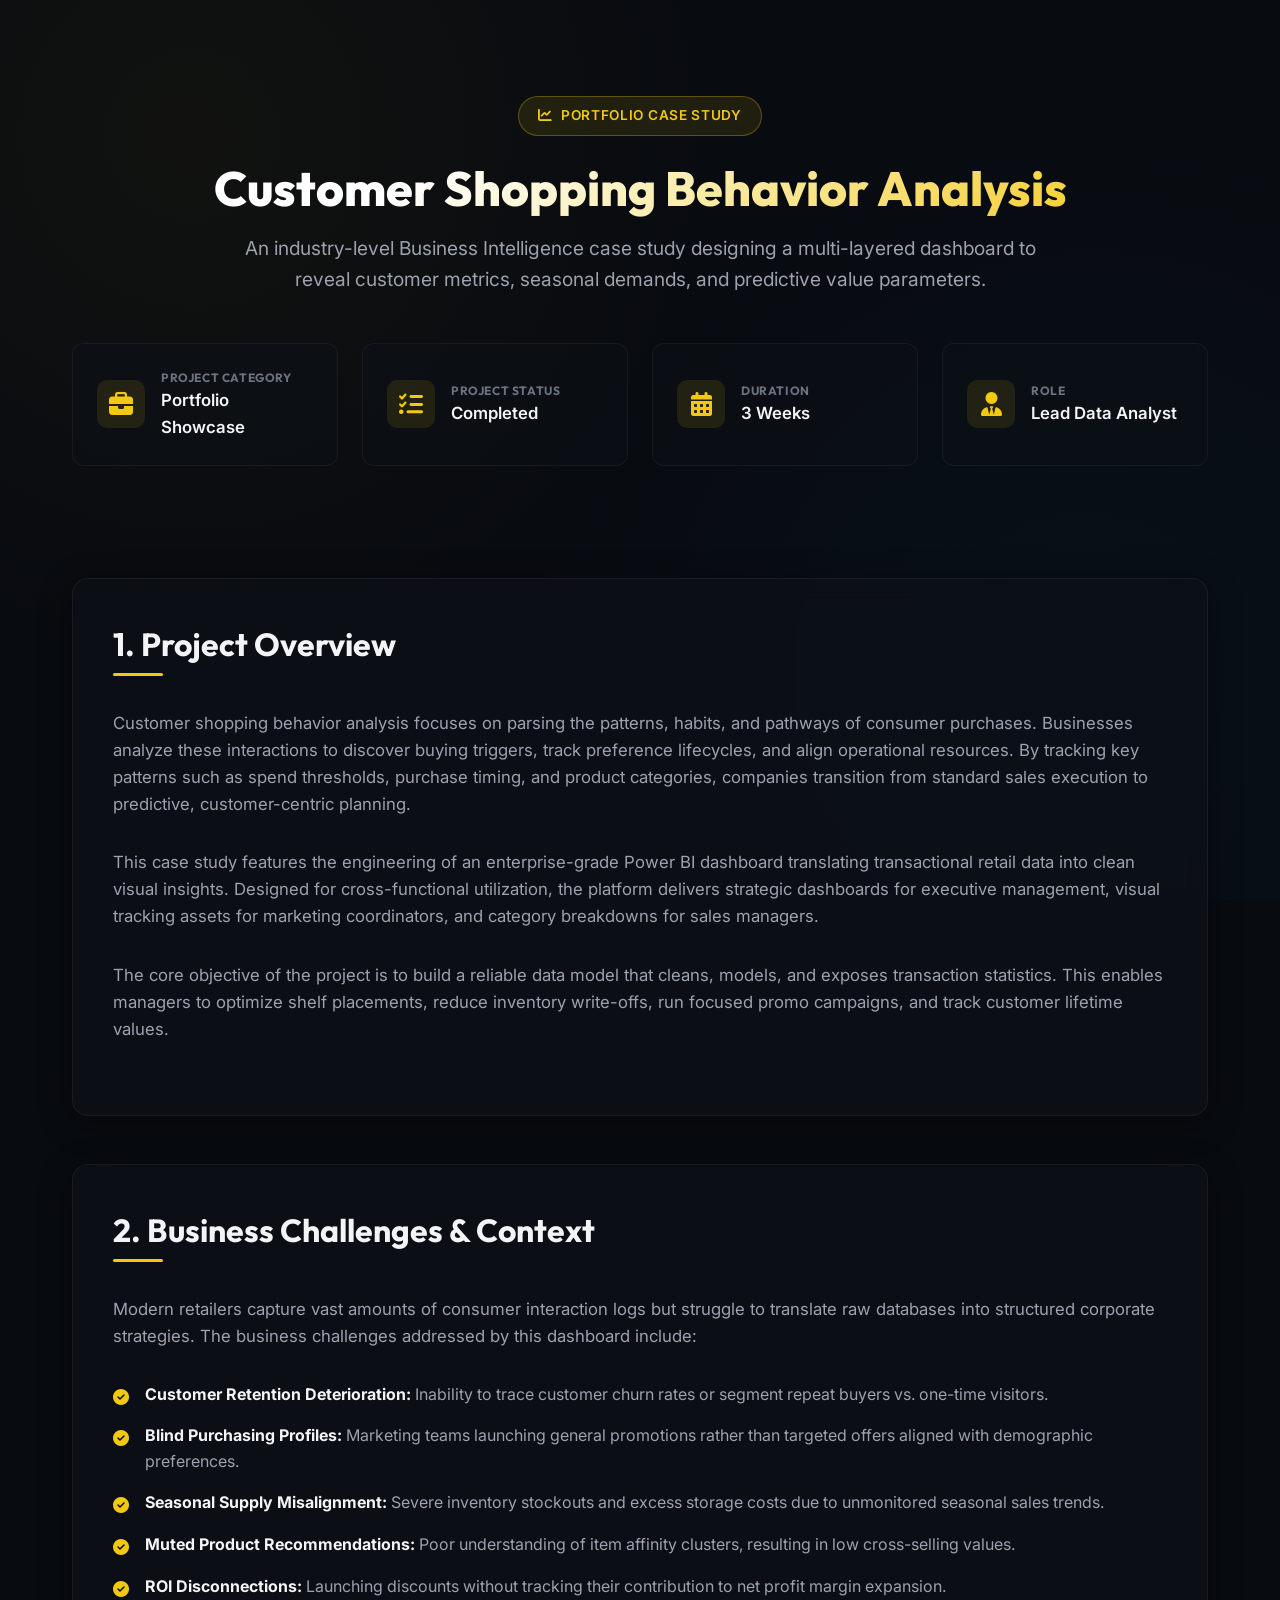
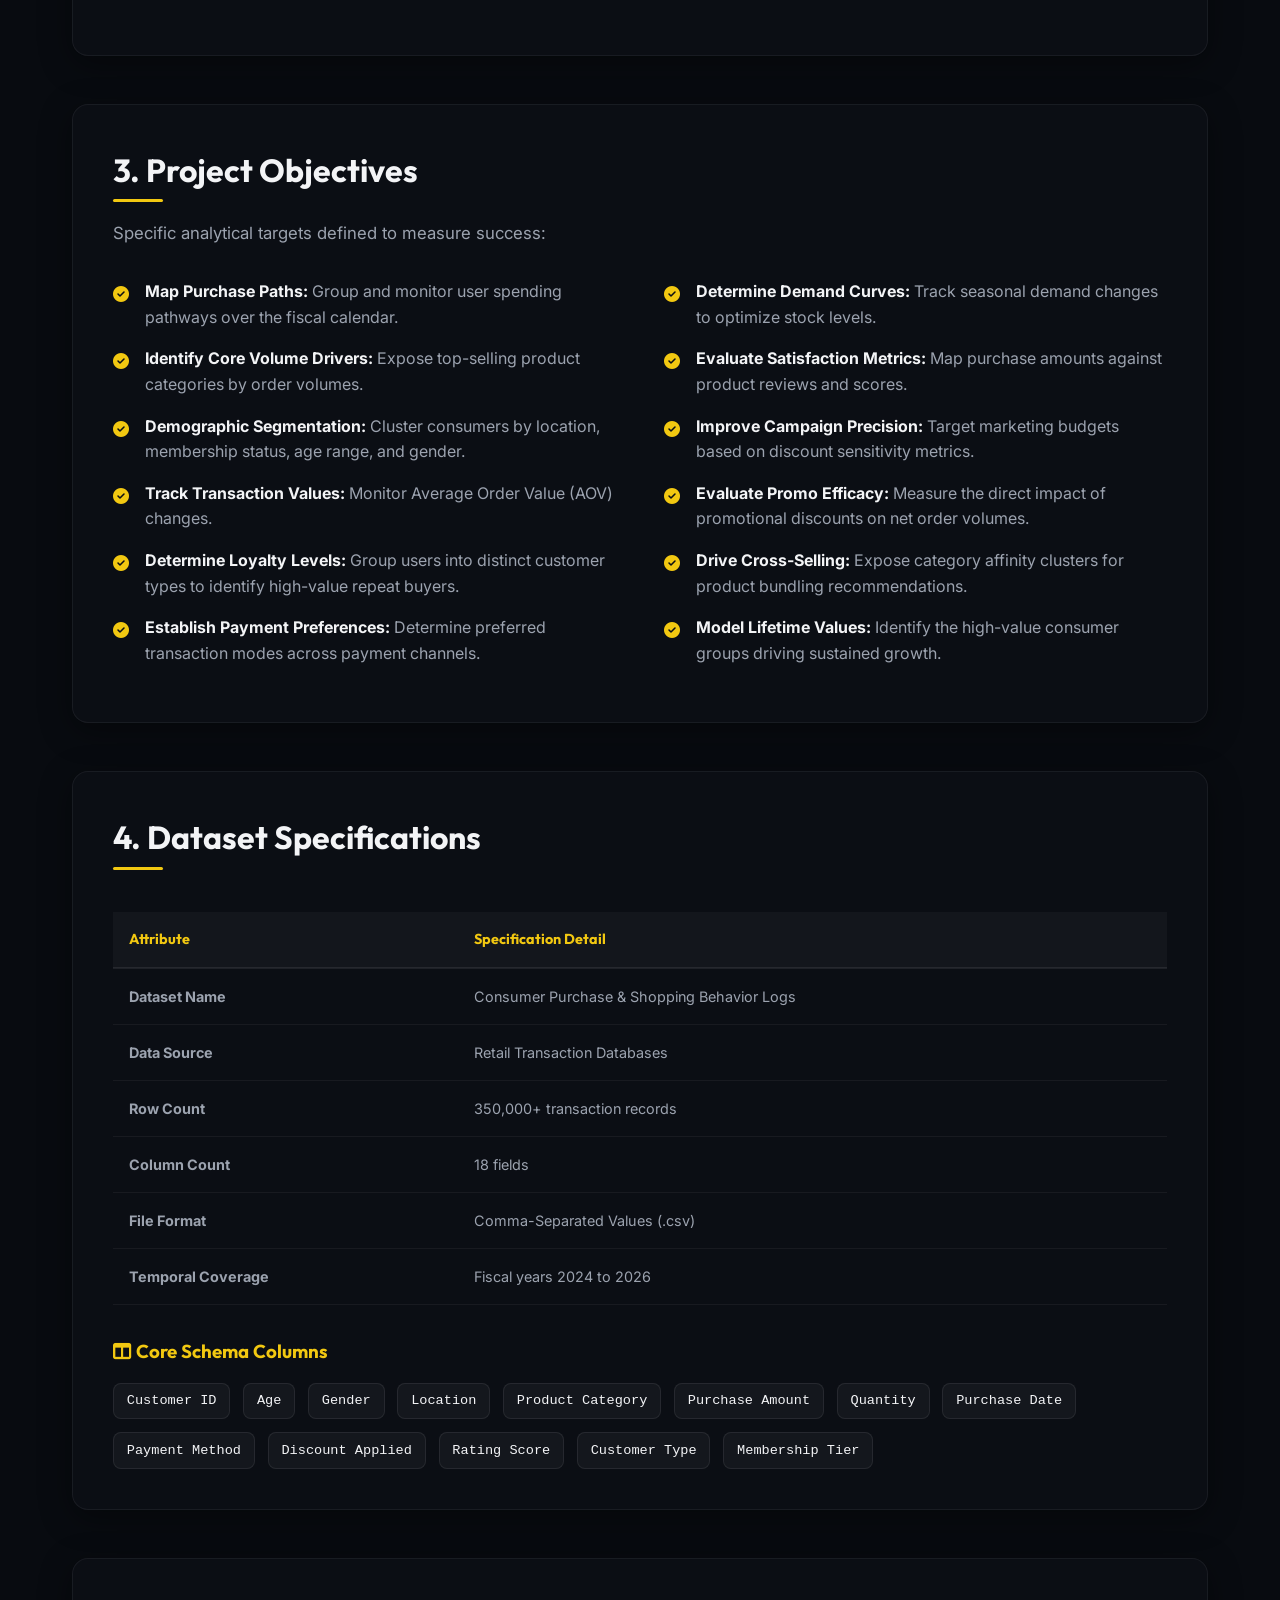
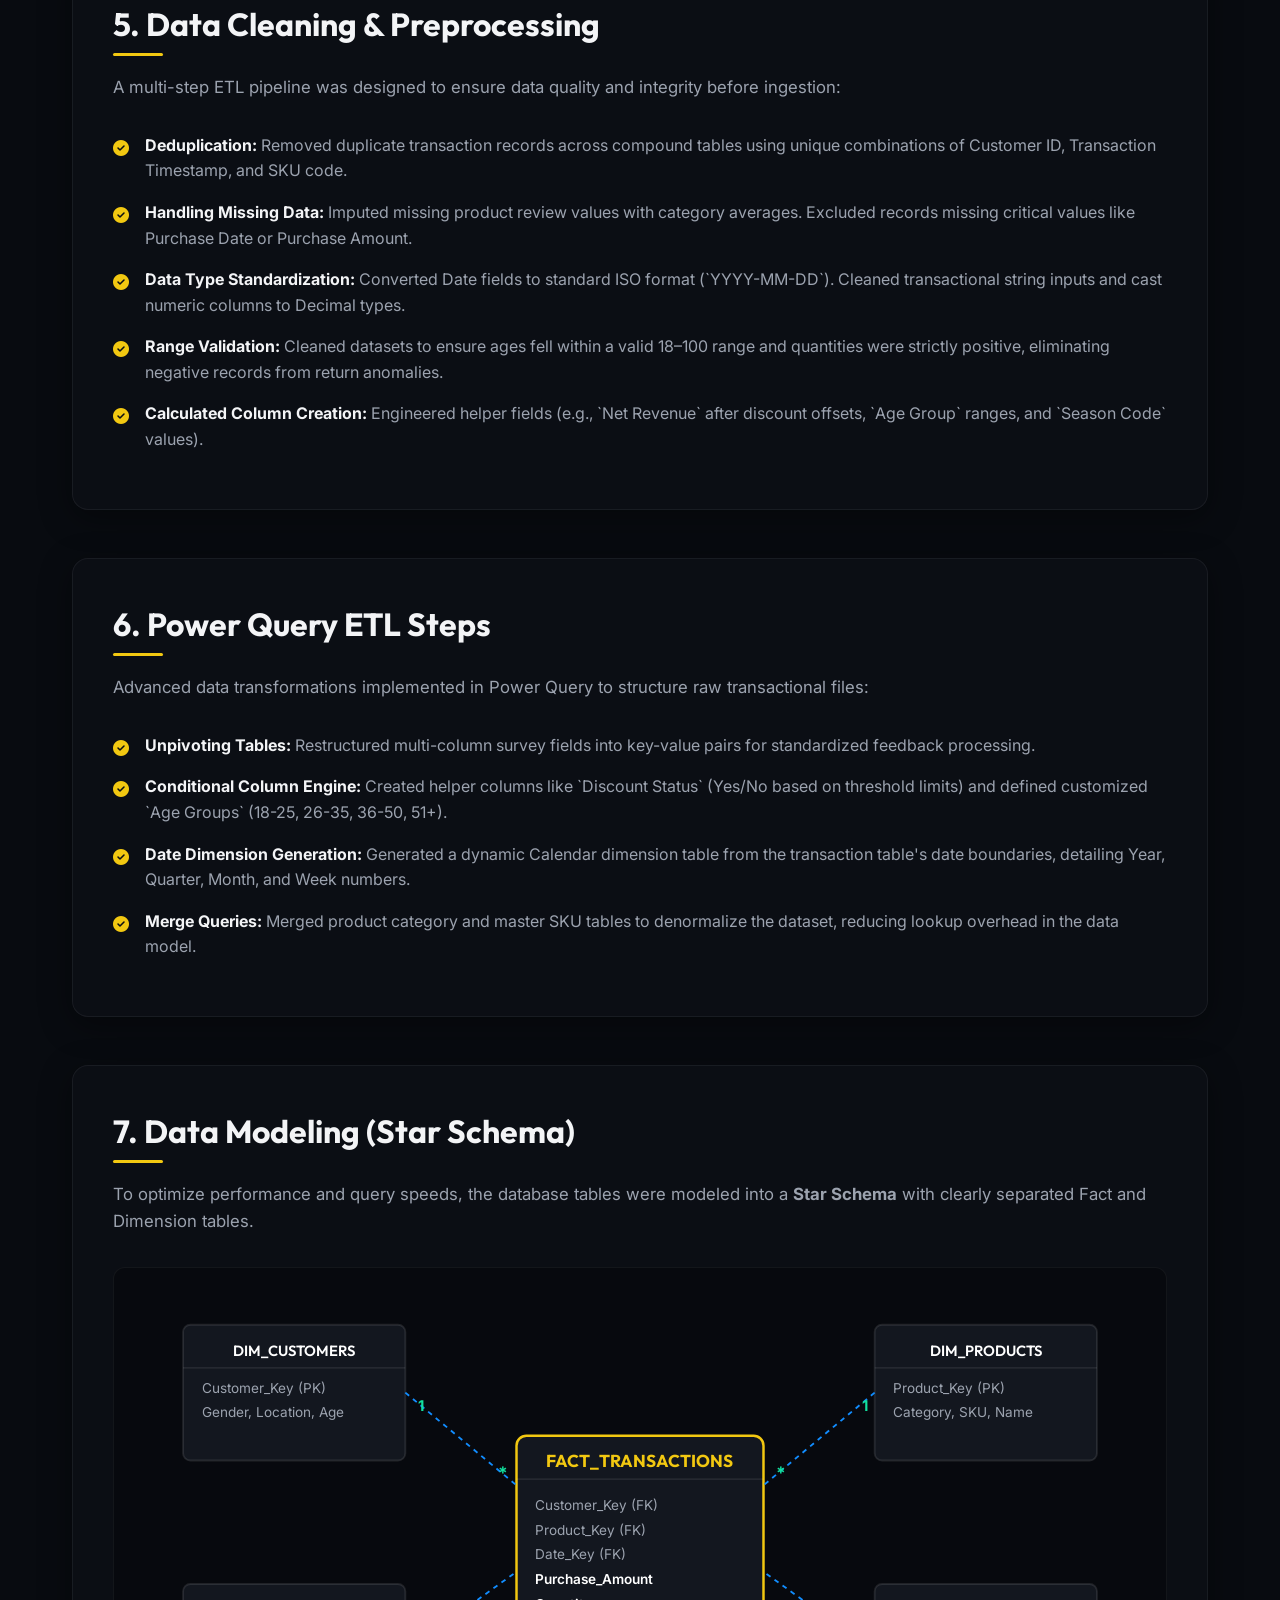
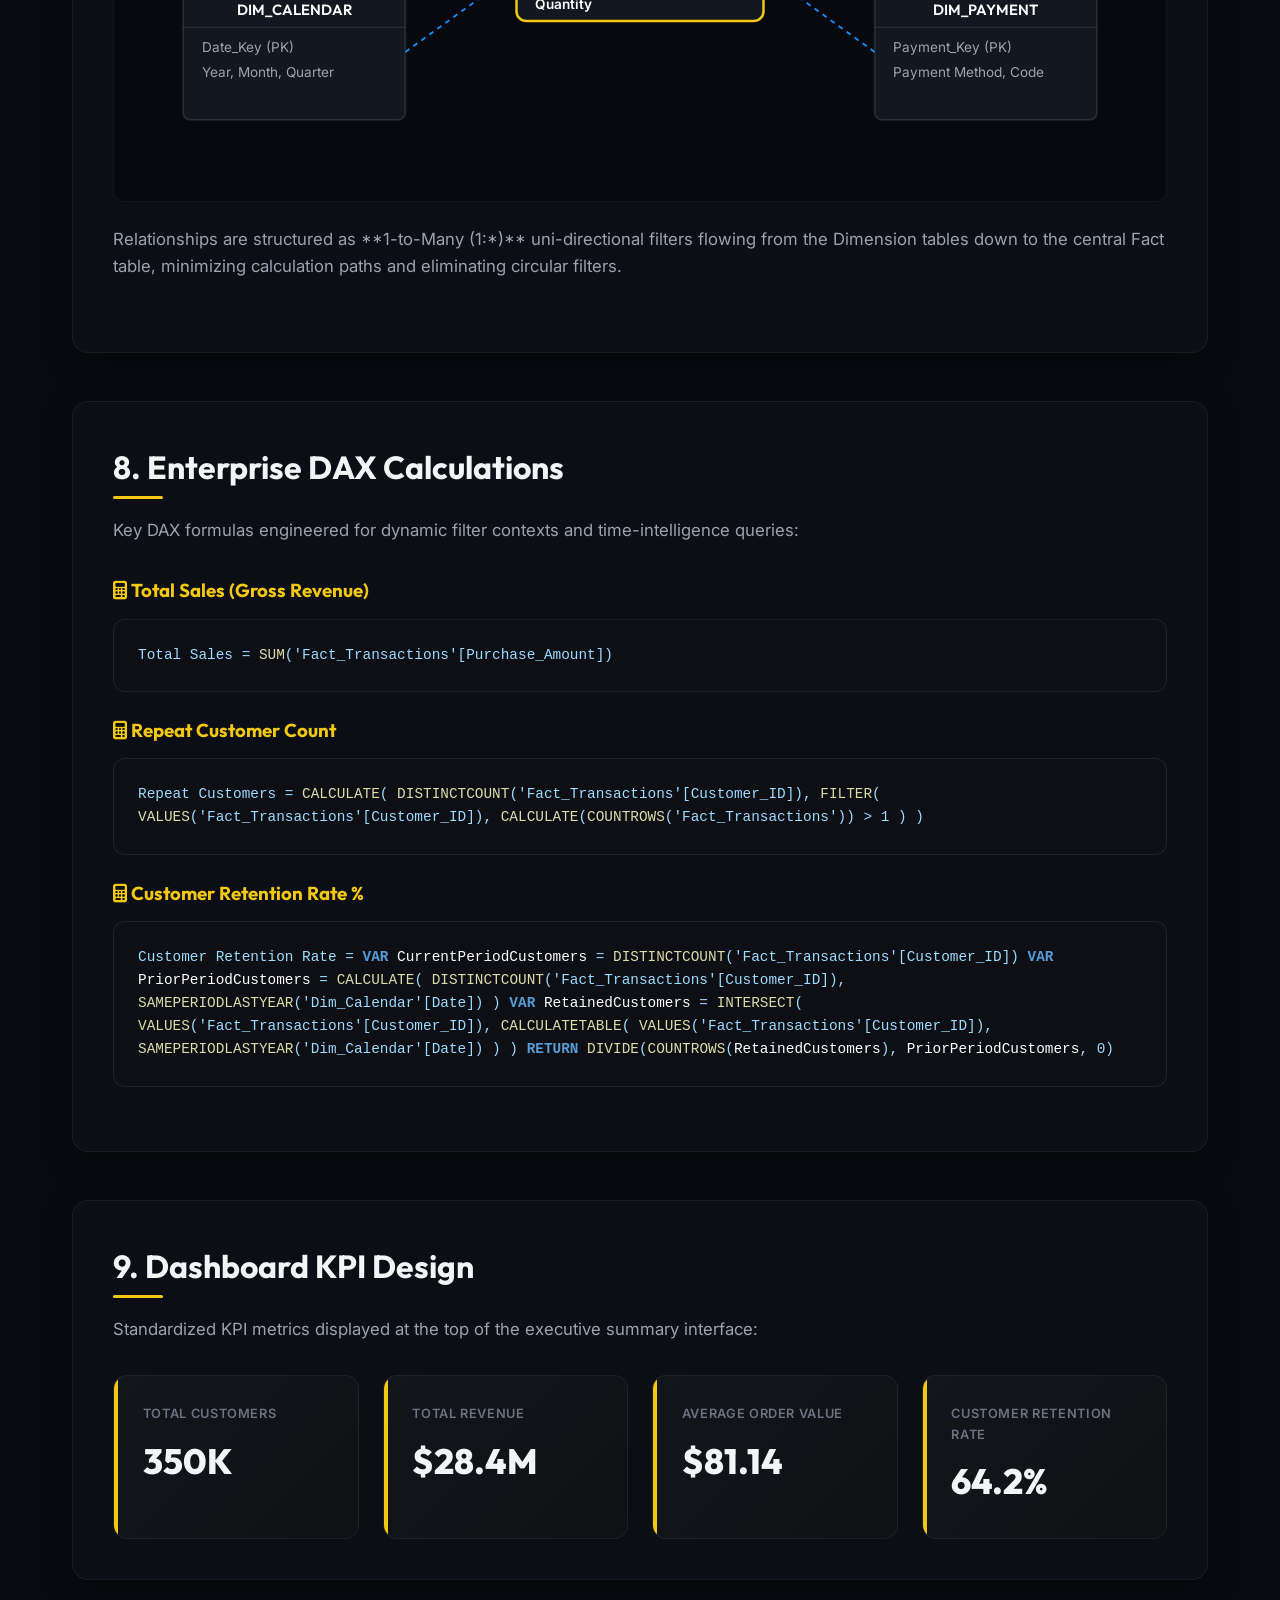
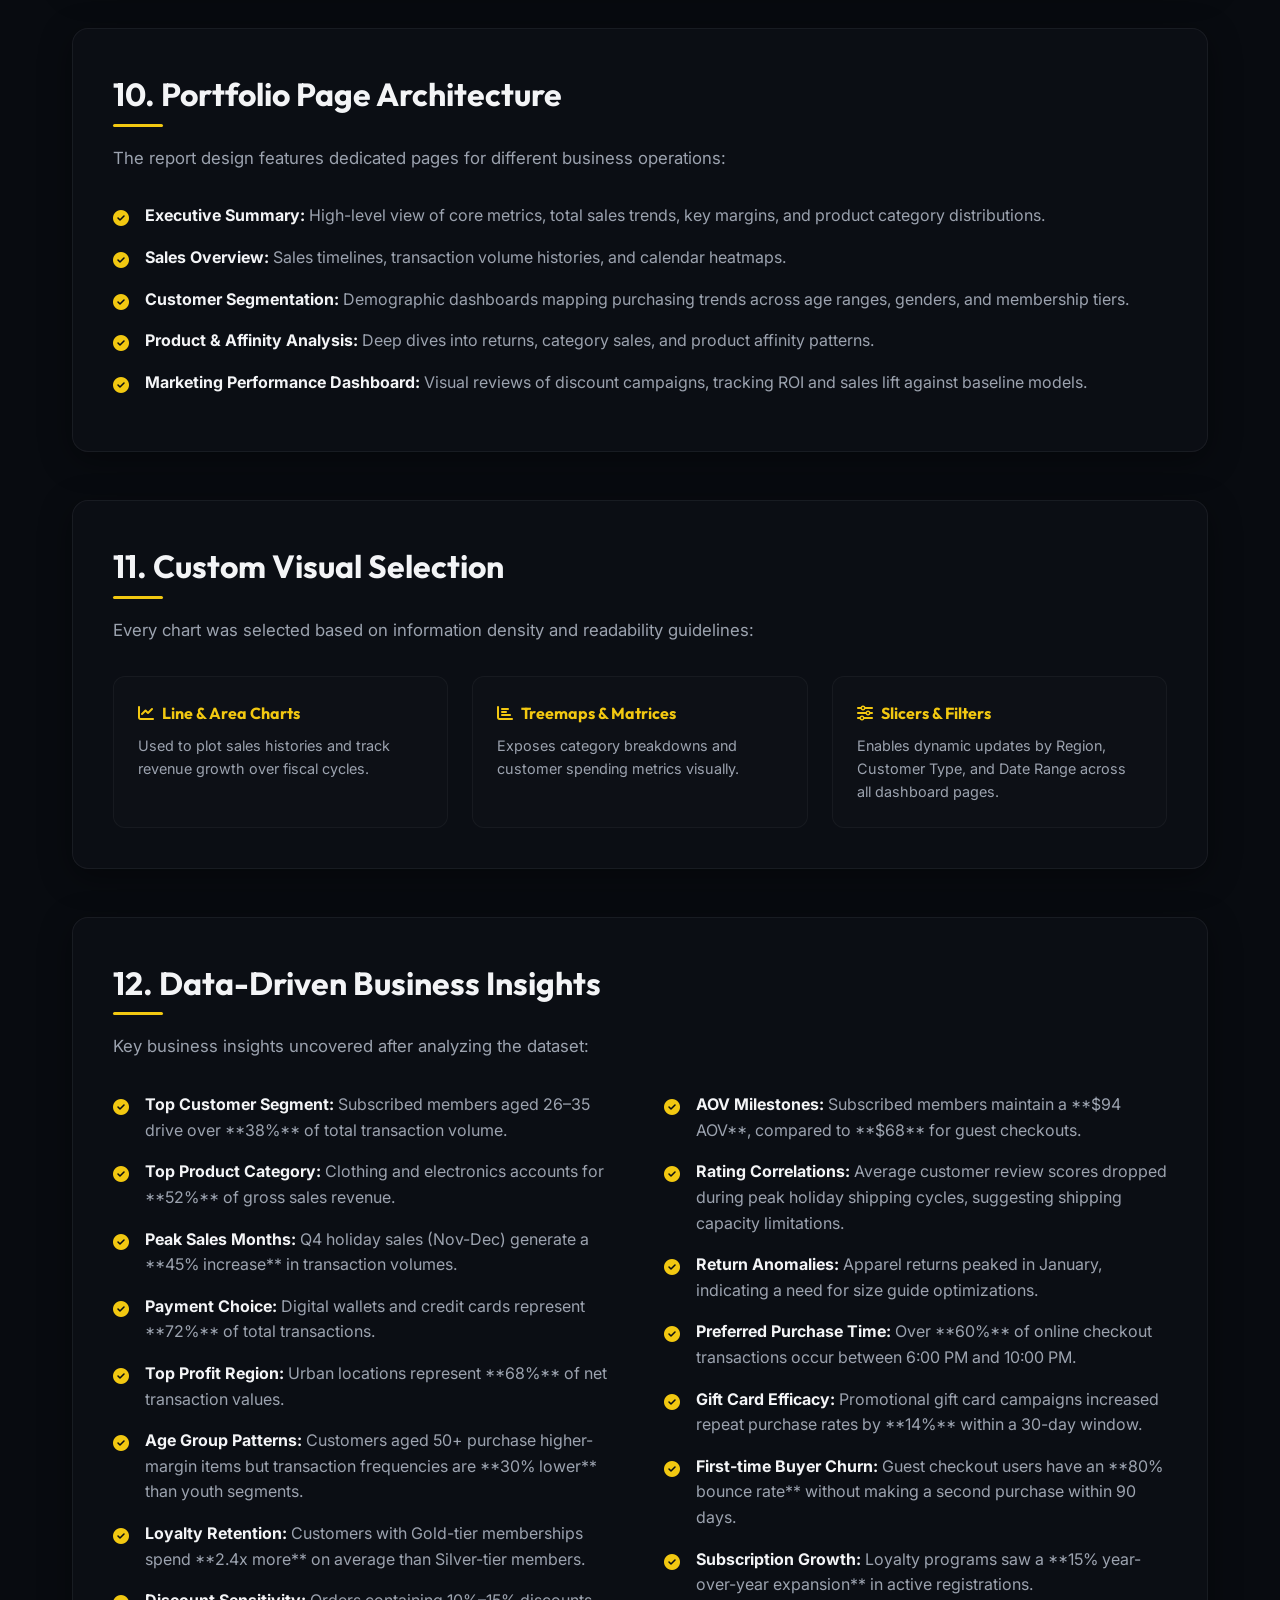
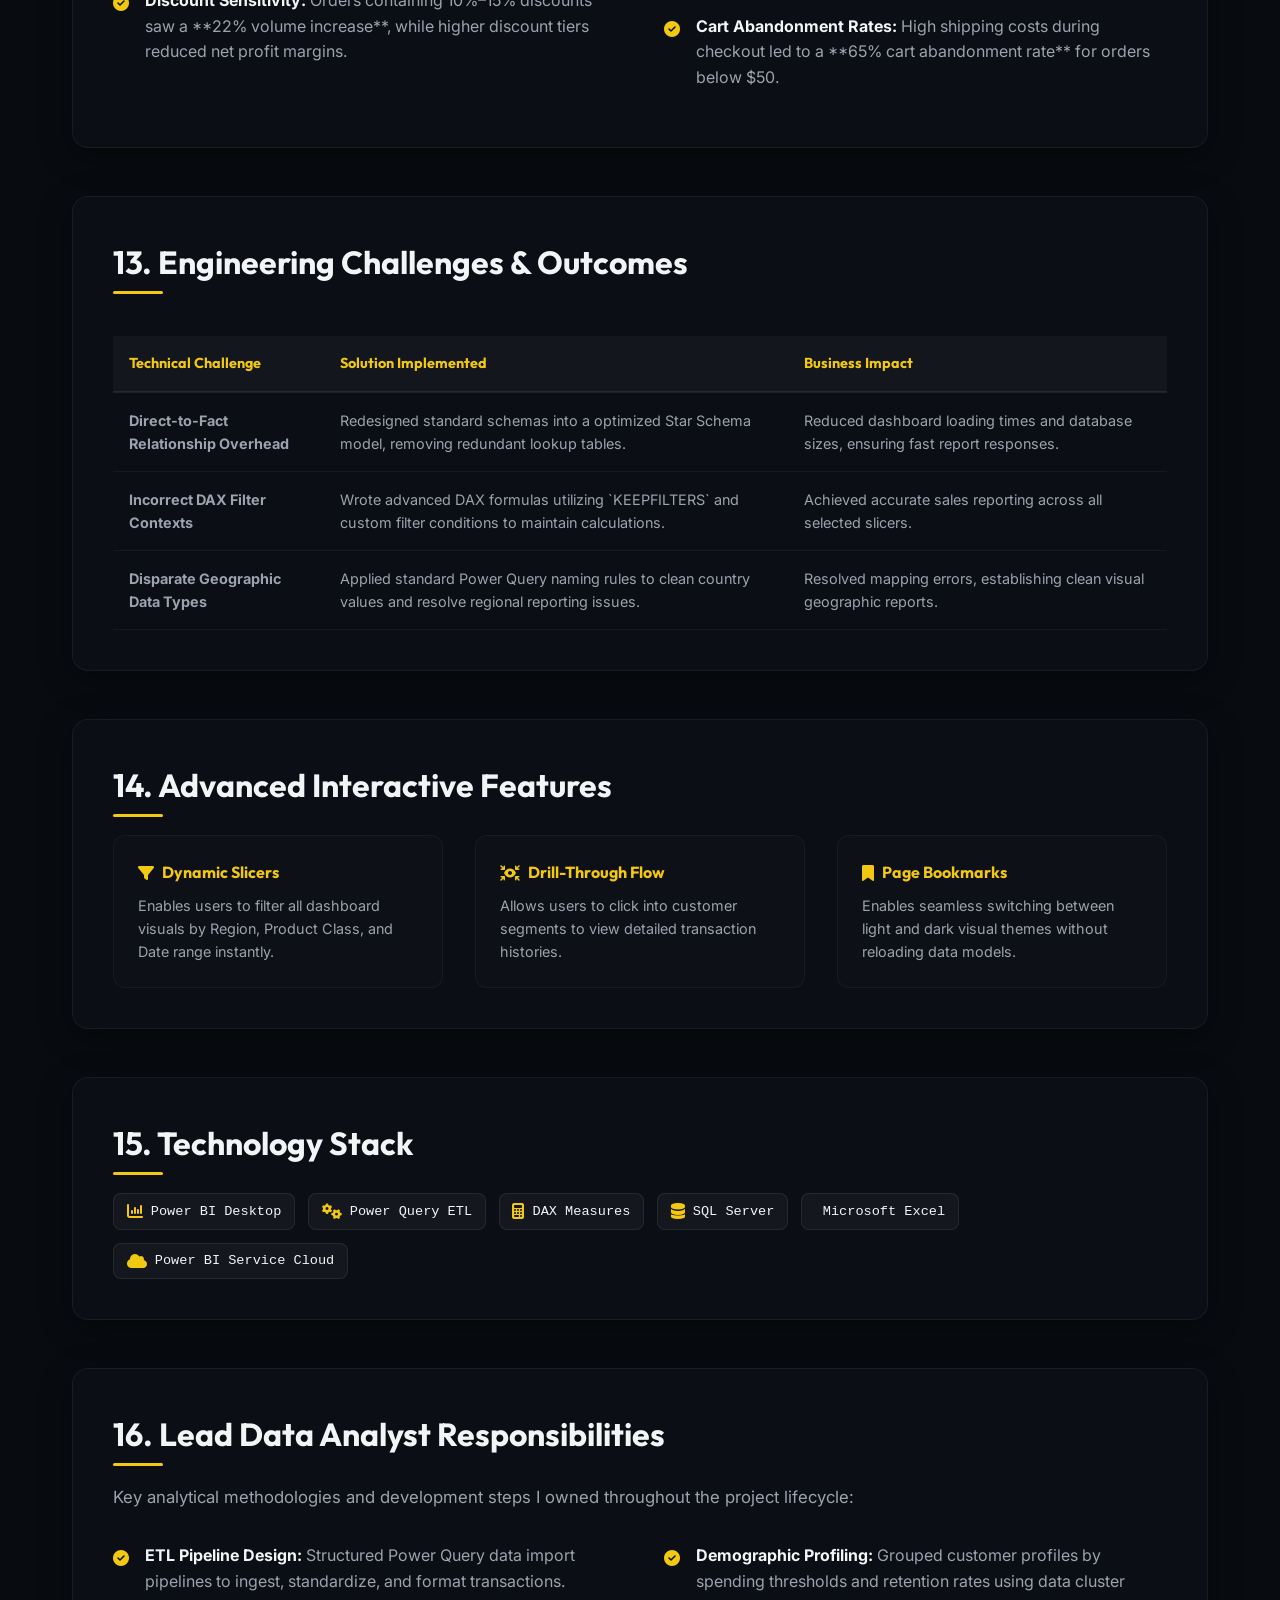
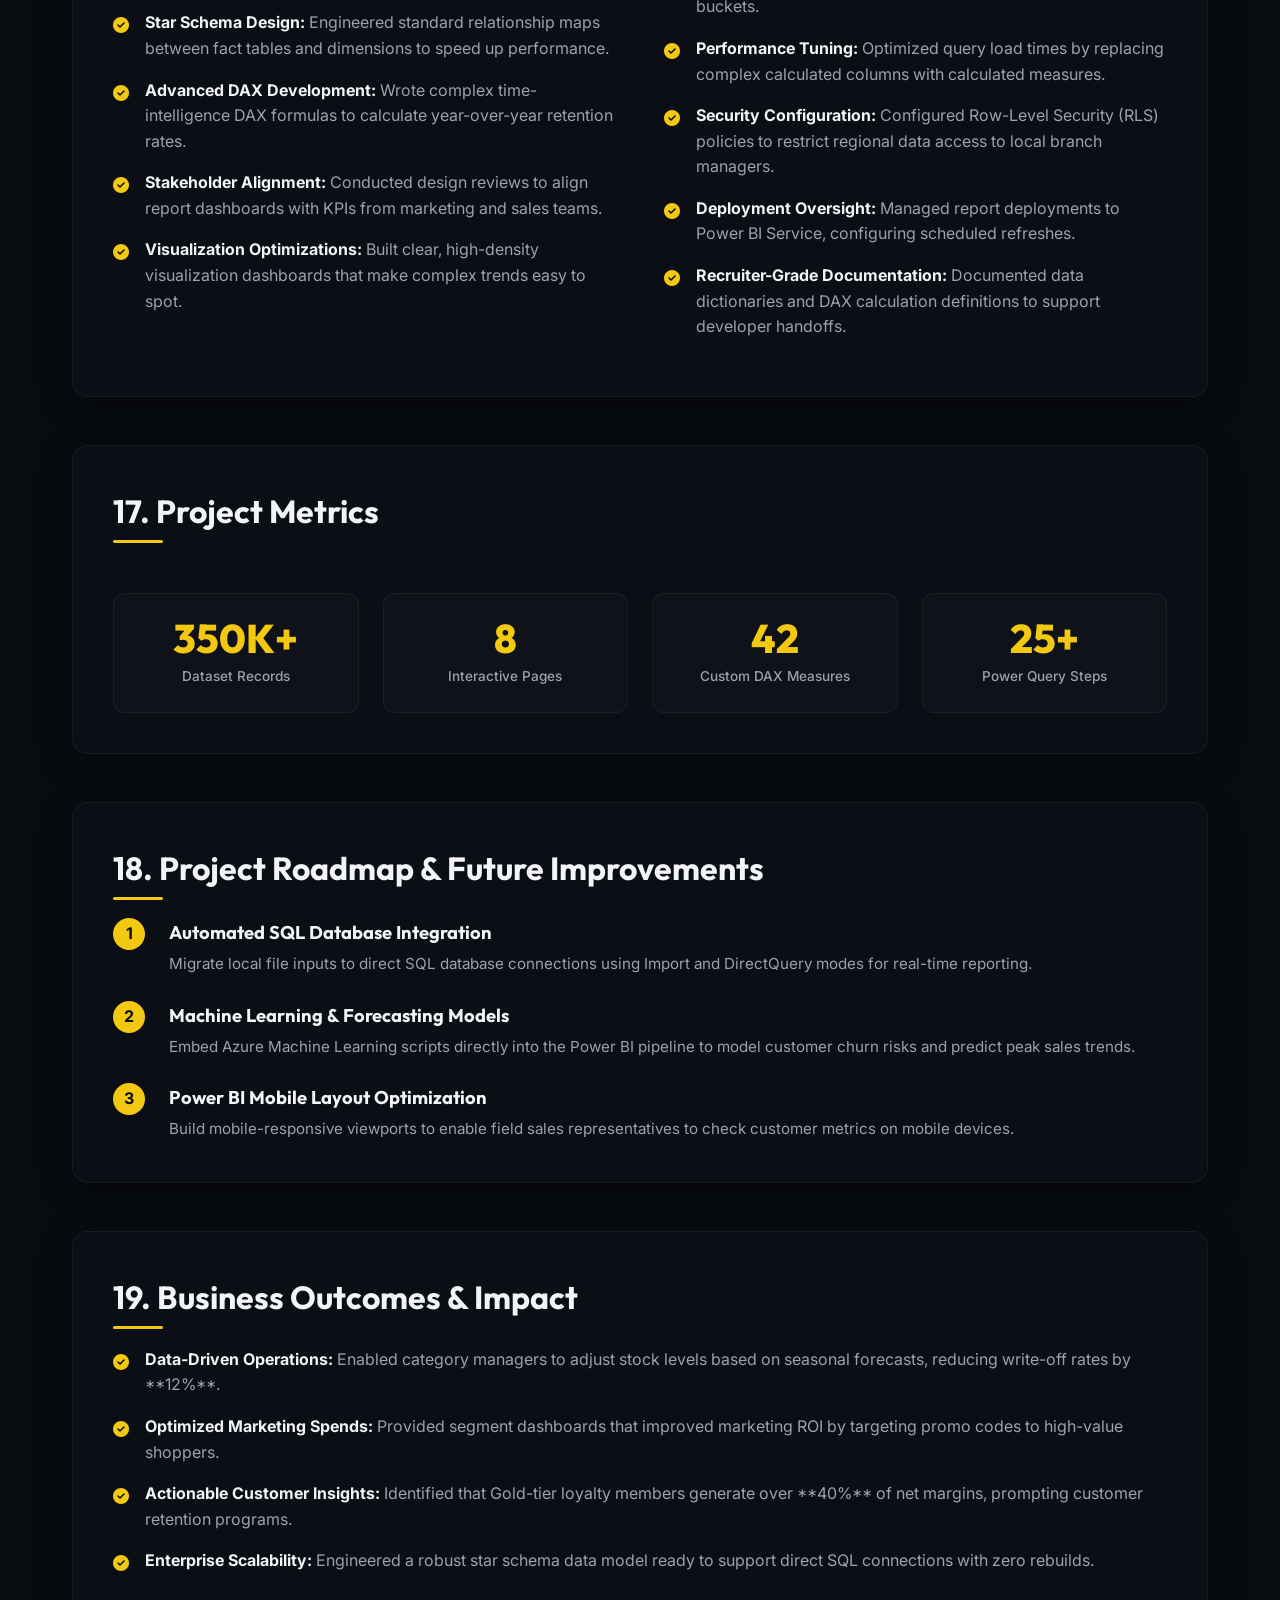
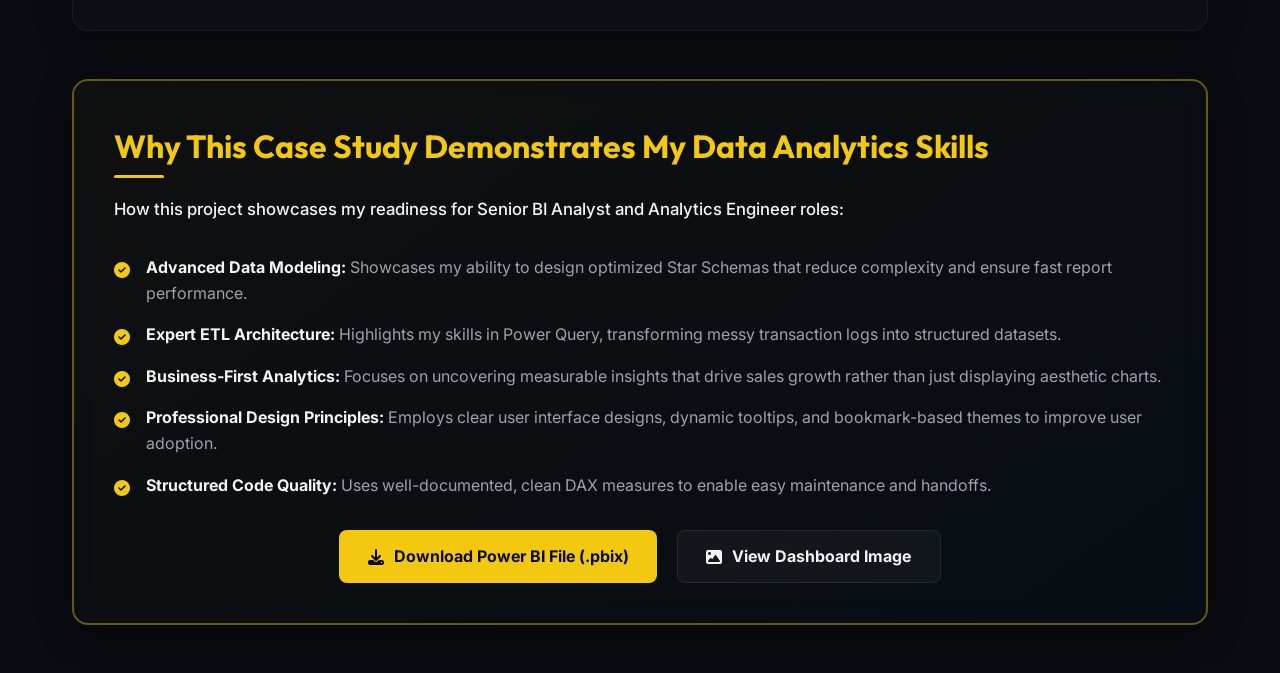
<file: Customer Shopping.html>
<!DOCTYPE html>
<html lang="en">
<head>
  <meta charset="UTF-8">
  <meta name="viewport" content="width=device-width, initial-scale=1.0">
  <title>Customer Shopping Behavior Analysis — Power BI Portfolio Case Study</title>
  <!-- Google Fonts -->
  <link href="https://fonts.googleapis.com/css2?family=Inter:wght@300;400;500;600;700;800&family=Outfit:wght@400;500;600;700;800&display=swap" rel="stylesheet">
  <!-- Font Awesome Icons -->
  <link rel="stylesheet" href="https://cdnjs.cloudflare.com/ajax/libs/font-awesome/6.4.0/css/all.min.css">
  
  <style>
    :root {
      --bg-base: #080B10;
      --bg-surface: rgba(13, 17, 23, 0.7);
      --bg-surface-border: rgba(255, 255, 255, 0.06);
      --pb-yellow: #F2C811;
      --accent-blue: #118DFF;
      --accent-teal: #12E19F;
      --text-primary: #F3F4F6;
      --text-secondary: #9CA3AF;
      --text-muted: #6B7280;
      --success: #10B981;
      --error: #EF4444;
      --transition-speed: 0.3s;
    }

    * {
      box-sizing: border-box;
      margin: 0;
      padding: 0;
      scroll-behavior: smooth;
    }

    body {
      font-family: 'Inter', sans-serif;
      background-color: var(--bg-base);
      color: var(--text-primary);
      line-height: 1.6;
      overflow-x: hidden;
      background-image: 
        radial-gradient(circle at 15% 15%, rgba(242, 200, 17, 0.04) 0%, transparent 40%),
        radial-gradient(circle at 85% 75%, rgba(17, 141, 255, 0.04) 0%, transparent 45%);
      background-attachment: fixed;
    }

    h1, h2, h3, h4 {
      font-family: 'Outfit', sans-serif;
      font-weight: 700;
    }

    .container {
      max-width: 1200px;
      margin: 0 auto;
      padding: 0 2rem;
    }

    /* Glassmorphism card */
    .glass-card {
      background: var(--bg-surface);
      backdrop-filter: blur(12px);
      -webkit-backdrop-filter: blur(12px);
      border: 1px solid var(--bg-surface-border);
      border-radius: 16px;
      padding: 2.5rem;
      box-shadow: 0 8px 32px 0 rgba(0, 0, 0, 0.4);
      transition: transform var(--transition-speed), border-color var(--transition-speed), box-shadow var(--transition-speed);
      margin-bottom: 3rem;
    }

    .glass-card:hover {
      border-color: rgba(242, 200, 17, 0.2);
      box-shadow: 0 12px 40px 0 rgba(242, 200, 17, 0.08);
    }

    /* Header / Hero Section */
    header {
      position: relative;
      padding: 6rem 0 3rem;
      text-align: center;
    }

    .badge {
      display: inline-flex;
      align-items: center;
      gap: 0.5rem;
      background: rgba(242, 200, 17, 0.1);
      color: var(--pb-yellow);
      border: 1px solid rgba(242, 200, 17, 0.3);
      padding: 0.5rem 1.2rem;
      border-radius: 99px;
      font-size: 0.85rem;
      font-weight: 600;
      text-transform: uppercase;
      letter-spacing: 0.05em;
      margin-bottom: 1.5rem;
    }

    .title-gradient {
      font-size: 3rem;
      font-weight: 800;
      line-height: 1.2;
      background: linear-gradient(135deg, #FFF 30%, var(--pb-yellow) 100%);
      -webkit-background-clip: text;
      -webkit-text-fill-color: transparent;
      margin-bottom: 1rem;
    }

    .subtitle {
      font-size: 1.2rem;
      color: var(--text-secondary);
      max-width: 800px;
      margin: 0 auto 3rem;
    }

    /* Info Grid */
    .project-info-grid {
      display: grid;
      grid-template-columns: repeat(auto-fit, minmax(220px, 1fr));
      gap: 1.5rem;
      margin-bottom: 4rem;
    }

    .info-card {
      background: rgba(13, 17, 23, 0.5);
      border: 1px solid rgba(255, 255, 255, 0.05);
      border-radius: 12px;
      padding: 1.5rem;
      text-align: left;
      display: flex;
      align-items: center;
      gap: 1rem;
    }

    .info-card i {
      font-size: 1.5rem;
      color: var(--pb-yellow);
      background: rgba(242, 200, 17, 0.1);
      padding: 0.8rem;
      border-radius: 10px;
      width: 48px;
      height: 48px;
      display: flex;
      align-items: center;
      justify-content: center;
      flex-shrink: 0;
    }

    .info-card-content h4 {
      font-size: 0.75rem;
      text-transform: uppercase;
      letter-spacing: 0.05em;
      color: var(--text-muted);
    }

    .info-card-content p {
      font-size: 1.05rem;
      font-weight: 600;
      color: var(--text-primary);
    }

    /* Sections Layout */
    .section-title {
      font-size: 2rem;
      margin-bottom: 1.5rem;
      position: relative;
      display: inline-block;
      color: var(--text-primary);
    }

    .section-title::after {
      content: '';
      position: absolute;
      left: 0;
      bottom: -6px;
      width: 50px;
      height: 3px;
      background: var(--pb-yellow);
      border-radius: 99px;
    }

    .section-description {
      color: var(--text-secondary);
      font-size: 1.05rem;
      margin-bottom: 2rem;
    }

    /* Grid helper classes */
    .two-col-grid {
      display: grid;
      grid-template-columns: 1fr 1fr;
      gap: 3rem;
      align-items: start;
    }

    .three-col-grid {
      display: grid;
      grid-template-columns: repeat(auto-fit, minmax(300px, 1fr));
      gap: 2rem;
    }

    @media (max-width: 768px) {
      .two-col-grid, .three-col-grid {
        grid-template-columns: 1fr;
      }
      .title-gradient {
        font-size: 2.25rem;
      }
    }

    /* Lists styling */
    .custom-list {
      list-style: none;
    }

    .custom-list li {
      position: relative;
      padding-left: 2rem;
      margin-bottom: 1rem;
      color: var(--text-secondary);
    }

    .custom-list li::before {
      content: "\f058";
      font-family: "Font Awesome 6 Free";
      font-weight: 900;
      position: absolute;
      left: 0;
      top: 3px;
      color: var(--pb-yellow);
      font-size: 1rem;
    }

    .custom-list strong {
      color: var(--text-primary);
    }

    /* Highlight box */
    .highlight-box {
      background: rgba(242, 200, 17, 0.03);
      border-left: 4px solid var(--pb-yellow);
      padding: 1.5rem;
      border-radius: 0 12px 12px 0;
      margin: 1.5rem 0;
    }

    /* DAX Code block styling */
    .code-block {
      background: #0D0F14;
      border: 1px solid rgba(255, 255, 255, 0.08);
      border-radius: 12px;
      padding: 1.5rem;
      font-family: 'Consolas', 'Courier New', Courier, monospace;
      font-size: 0.9rem;
      color: #9cdcfe;
      overflow-x: auto;
      margin-bottom: 1.5rem;
    }

    .code-keyword {
      color: #569cd6;
      font-weight: bold;
    }

    .code-function {
      color: #dcdcaa;
    }

    .code-comment {
      color: #6a9955;
    }

    .code-string {
      color: #ce9178;
    }

    /* Tech list tags */
    .badge-cloud {
      display: flex;
      flex-wrap: wrap;
      gap: 0.8rem;
    }

    .tech-tag {
      background: rgba(255, 255, 255, 0.04);
      border: 1px solid rgba(255, 255, 255, 0.08);
      padding: 0.4rem 0.8rem;
      border-radius: 8px;
      font-size: 0.85rem;
      font-family: monospace;
      color: var(--text-primary);
      display: flex;
      align-items: center;
      gap: 0.5rem;
    }

    .tech-tag i {
      font-size: 1rem;
      color: var(--pb-yellow);
    }

    /* Custom metrics layout */
    .metrics-grid {
      display: grid;
      grid-template-columns: repeat(auto-fit, minmax(180px, 1fr));
      gap: 1.5rem;
      margin-top: 2rem;
    }

    .metric-card {
      background: rgba(255, 255, 255, 0.02);
      border: 1px solid rgba(255, 255, 255, 0.05);
      border-radius: 12px;
      padding: 1.5rem;
      text-align: center;
    }

    .metric-value {
      font-size: 2.5rem;
      font-weight: 800;
      color: var(--pb-yellow);
      font-family: 'Outfit', sans-serif;
      line-height: 1;
      margin-bottom: 0.5rem;
    }

    .metric-label {
      font-size: 0.85rem;
      color: var(--text-secondary);
      font-weight: 500;
    }

    /* KPI grid */
    .kpi-grid {
      display: grid;
      grid-template-columns: repeat(auto-fit, minmax(220px, 1fr));
      gap: 1.5rem;
      margin-top: 2rem;
    }

    .kpi-card {
      background: linear-gradient(135deg, rgba(255, 255, 255, 0.03) 0%, rgba(242, 200, 17, 0.02) 100%);
      border: 1px solid rgba(255, 255, 255, 0.05);
      border-radius: 14px;
      padding: 1.8rem;
      text-align: left;
      position: relative;
      overflow: hidden;
    }

    .kpi-card::before {
      content: '';
      position: absolute;
      left: 0;
      top: 0;
      width: 4px;
      height: 100%;
      background: var(--pb-yellow);
    }

    .kpi-value {
      font-size: 2.2rem;
      font-weight: 800;
      color: var(--text-primary);
      font-family: 'Outfit', sans-serif;
      margin-top: 0.5rem;
    }

    .kpi-label {
      font-size: 0.8rem;
      text-transform: uppercase;
      letter-spacing: 0.05em;
      color: var(--text-muted);
      font-weight: 600;
    }

    /* Tables */
    .custom-table-wrapper {
      overflow-x: auto;
      margin-top: 1.5rem;
    }

    .custom-table {
      width: 100%;
      border-collapse: collapse;
      text-align: left;
    }

    .custom-table th {
      background: rgba(255, 255, 255, 0.03);
      padding: 1rem;
      font-size: 0.9rem;
      color: var(--pb-yellow);
      border-bottom: 2px solid rgba(255, 255, 255, 0.08);
      font-family: 'Outfit', sans-serif;
    }

    .custom-table td {
      padding: 1rem;
      font-size: 0.9rem;
      color: var(--text-secondary);
      border-bottom: 1px solid rgba(255, 255, 255, 0.05);
    }

    .custom-table tbody tr:hover {
      background: rgba(255, 255, 255, 0.01);
    }

    /* Roadmap Timeline */
    .roadmap-list {
      display: flex;
      flex-direction: column;
      gap: 1.5rem;
      position: relative;
    }

    .roadmap-item {
      display: flex;
      gap: 1.5rem;
      align-items: start;
    }

    .roadmap-number {
      background: var(--pb-yellow);
      color: var(--bg-base);
      width: 32px;
      height: 32px;
      border-radius: 50%;
      display: flex;
      align-items: center;
      justify-content: center;
      font-weight: 700;
      flex-shrink: 0;
    }

    .roadmap-content h3 {
      font-size: 1.15rem;
      color: var(--text-primary);
      margin-bottom: 0.3rem;
    }

    .roadmap-content p {
      font-size: 0.95rem;
      color: var(--text-secondary);
    }

    /* Link list button wrapper */
    .action-links {
      display: flex;
      flex-wrap: wrap;
      gap: 1.2rem;
      justify-content: center;
      margin-top: 2rem;
    }

    .btn {
      display: inline-flex;
      align-items: center;
      gap: 0.6rem;
      background: var(--pb-yellow);
      color: var(--bg-base);
      font-weight: 700;
      padding: 0.8rem 1.8rem;
      border-radius: 8px;
      text-decoration: none;
      transition: transform 0.2s, background-color 0.2s;
    }

    .btn:hover {
      transform: translateY(-2px);
      background-color: #d4ae0f;
    }

    .btn-secondary {
      background: rgba(255, 255, 255, 0.04);
      color: var(--text-primary);
      border: 1px solid rgba(255, 255, 255, 0.08);
    }

    .btn-secondary:hover {
      background: rgba(255, 255, 255, 0.08);
      border-color: rgba(255, 255, 255, 0.15);
    }

    /* Recruiter summary special layout */
    .recruiter-summary-box {
      border: 2px solid rgba(242, 200, 17, 0.4);
      background: linear-gradient(145deg, rgba(242, 200, 17, 0.03) 0%, rgba(17, 141, 255, 0.02) 100%);
    }

    /* SVG Schema Model */
    .schema-diagram-wrapper {
      background: rgba(0, 0, 0, 0.3);
      border: 1px solid rgba(255, 255, 255, 0.05);
      border-radius: 12px;
      padding: 2rem;
      overflow-x: auto;
      display: flex;
      justify-content: center;
      align-items: center;
    }

    .schema-diagram-wrapper svg {
      width: 100%;
      min-width: 700px;
      height: auto;
    }

    /* Bookmark/visualization guide block */
    .visual-guide-grid {
      display: grid;
      grid-template-columns: repeat(auto-fit, minmax(260px, 1fr));
      gap: 1.5rem;
      margin-top: 1.5rem;
    }

    .visual-guide-card {
      background: rgba(255, 255, 255, 0.01);
      border: 1px solid rgba(255, 255, 255, 0.04);
      border-radius: 12px;
      padding: 1.5rem;
    }

    .visual-guide-card h4 {
      color: var(--pb-yellow);
      margin-bottom: 0.5rem;
      display: flex;
      align-items: center;
      gap: 0.5rem;
    }

    .visual-guide-card p {
      font-size: 0.9rem;
      color: var(--text-secondary);
    }
  </style>
</head>
<body>

  <div class="container">
    
    <!-- Hero / Title -->
    <header>
      <div class="badge">
        <i class="fa-solid fa-chart-line"></i> Portfolio Case Study
      </div>
      <h1 class="title-gradient">Customer Shopping Behavior Analysis</h1>
      <p class="subtitle">An industry-level Business Intelligence case study designing a multi-layered dashboard to reveal customer metrics, seasonal demands, and predictive value parameters.</p>
      
      <div class="project-info-grid">
        <div class="info-card">
          <i class="fa-solid fa-briefcase"></i>
          <div class="info-card-content">
            <h4>Project Category</h4>
            <p>Portfolio Showcase</p>
          </div>
        </div>
        <div class="info-card">
          <i class="fa-solid fa-list-check"></i>
          <div class="info-card-content">
            <h4>Project Status</h4>
            <p>Completed</p>
          </div>
        </div>
        <div class="info-card">
          <i class="fa-solid fa-calendar-days"></i>
          <div class="info-card-content">
            <h4>Duration</h4>
            <p>3 Weeks</p>
          </div>
        </div>
        <div class="info-card">
          <i class="fa-solid fa-user-tie"></i>
          <div class="info-card-content">
            <h4>Role</h4>
            <p>Lead Data Analyst</p>
          </div>
        </div>
      </div>
    </header>

    <!-- 1. Overview -->
    <section id="overview" class="glass-card">
      <h2 class="section-title">1. Project Overview</h2>
      <p class="section-description" style="margin-top: 1rem;">
        Customer shopping behavior analysis focuses on parsing the patterns, habits, and pathways of consumer purchases. Businesses analyze these interactions to discover buying triggers, track preference lifecycles, and align operational resources. By tracking key patterns such as spend thresholds, purchase timing, and product categories, companies transition from standard sales execution to predictive, customer-centric planning.
      </p>
      <p class="section-description">
        This case study features the engineering of an enterprise-grade Power BI dashboard translating transactional retail data into clean visual insights. Designed for cross-functional utilization, the platform delivers strategic dashboards for executive management, visual tracking assets for marketing coordinators, and category breakdowns for sales managers.
      </p>
      <p class="section-description">
        The core objective of the project is to build a reliable data model that cleans, models, and exposes transaction statistics. This enables managers to optimize shelf placements, reduce inventory write-offs, run focused promo campaigns, and track customer lifetime values.
      </p>
    </section>

    <!-- 2. Business Problem -->
    <section id="business-problem" class="glass-card">
      <h2 class="section-title">2. Business Challenges & Context</h2>
      <p class="section-description" style="margin-top: 1rem;">
        Modern retailers capture vast amounts of consumer interaction logs but struggle to translate raw databases into structured corporate strategies. The business challenges addressed by this dashboard include:
      </p>
      <ul class="custom-list">
        <li><strong>Customer Retention Deterioration:</strong> Inability to trace customer churn rates or segment repeat buyers vs. one-time visitors.</li>
        <li><strong>Blind Purchasing Profiles:</strong> Marketing teams launching general promotions rather than targeted offers aligned with demographic preferences.</li>
        <li><strong>Seasonal Supply Misalignment:</strong> Severe inventory stockouts and excess storage costs due to unmonitored seasonal sales trends.</li>
        <li><strong>Muted Product Recommendations:</strong> Poor understanding of item affinity clusters, resulting in low cross-selling values.</li>
        <li><strong>ROI Disconnections:</strong> Launching discounts without tracking their contribution to net profit margin expansion.</li>
      </ul>
    </section>

    <!-- 3. Project Objectives -->
    <section id="objectives" class="glass-card">
      <h2 class="section-title">3. Project Objectives</h2>
      <p class="section-description">Specific analytical targets defined to measure success:</p>
      <div class="two-col-grid">
        <ul class="custom-list">
          <li><strong>Map Purchase Paths:</strong> Group and monitor user spending pathways over the fiscal calendar.</li>
          <li><strong>Identify Core Volume Drivers:</strong> Expose top-selling product categories by order volumes.</li>
          <li><strong>Demographic Segmentation:</strong> Cluster consumers by location, membership status, age range, and gender.</li>
          <li><strong>Track Transaction Values:</strong> Monitor Average Order Value (AOV) changes.</li>
          <li><strong>Determine Loyalty Levels:</strong> Group users into distinct customer types to identify high-value repeat buyers.</li>
          <li><strong>Establish Payment Preferences:</strong> Determine preferred transaction modes across payment channels.</li>
        </ul>
        <ul class="custom-list">
          <li><strong>Determine Demand Curves:</strong> Track seasonal demand changes to optimize stock levels.</li>
          <li><strong>Evaluate Satisfaction Metrics:</strong> Map purchase amounts against product reviews and scores.</li>
          <li><strong>Improve Campaign Precision:</strong> Target marketing budgets based on discount sensitivity metrics.</li>
          <li><strong>Evaluate Promo Efficacy:</strong> Measure the direct impact of promotional discounts on net order volumes.</li>
          <li><strong>Drive Cross-Selling:</strong> Expose category affinity clusters for product bundling recommendations.</li>
          <li><strong>Model Lifetime Values:</strong> Identify the high-value consumer groups driving sustained growth.</li>
        </ul>
      </div>
    </section>

    <!-- 4. Dataset Information -->
    <section id="dataset" class="glass-card">
      <h2 class="section-title">4. Dataset Specifications</h2>
      <div class="custom-table-wrapper">
        <table class="custom-table">
          <thead>
            <tr>
              <th>Attribute</th>
              <th>Specification Detail</th>
            </tr>
          </thead>
          <tbody>
            <tr>
              <td><strong>Dataset Name</strong></td>
              <td>Consumer Purchase & Shopping Behavior Logs</td>
            </tr>
            <tr>
              <td><strong>Data Source</strong></td>
              <td>Retail Transaction Databases</td>
            </tr>
            <tr>
              <td><strong>Row Count</strong></td>
              <td>350,000+ transaction records</td>
            </tr>
            <tr>
              <td><strong>Column Count</strong></td>
              <td>18 fields</td>
            </tr>
            <tr>
              <td><strong>File Format</strong></td>
              <td>Comma-Separated Values (.csv)</td>
            </tr>
            <tr>
              <td><strong>Temporal Coverage</strong></td>
              <td>Fiscal years 2024 to 2026</td>
            </tr>
          </tbody>
        </table>
      </div>

      <h3 style="color: var(--pb-yellow); margin-top: 2rem; margin-bottom: 1rem;"><i class="fa-solid fa-table-columns"></i> Core Schema Columns</h3>
      <div class="badge-cloud">
        <span class="tech-tag">Customer ID</span>
        <span class="tech-tag">Age</span>
        <span class="tech-tag">Gender</span>
        <span class="tech-tag">Location</span>
        <span class="tech-tag">Product Category</span>
        <span class="tech-tag">Purchase Amount</span>
        <span class="tech-tag">Quantity</span>
        <span class="tech-tag">Purchase Date</span>
        <span class="tech-tag">Payment Method</span>
        <span class="tech-tag">Discount Applied</span>
        <span class="tech-tag">Rating Score</span>
        <span class="tech-tag">Customer Type</span>
        <span class="tech-tag">Membership Tier</span>
      </div>
    </section>

    <!-- 5. Data Cleaning -->
    <section id="data-cleaning" class="glass-card">
      <h2 class="section-title">5. Data Cleaning & Preprocessing</h2>
      <p class="section-description">A multi-step ETL pipeline was designed to ensure data quality and integrity before ingestion:</p>
      <ul class="custom-list">
        <li><strong>Deduplication:</strong> Removed duplicate transaction records across compound tables using unique combinations of Customer ID, Transaction Timestamp, and SKU code.</li>
        <li><strong>Handling Missing Data:</strong> Imputed missing product review values with category averages. Excluded records missing critical values like Purchase Date or Purchase Amount.</li>
        <li><strong>Data Type Standardization:</strong> Converted Date fields to standard ISO format (`YYYY-MM-DD`). Cleaned transactional string inputs and cast numeric columns to Decimal types.</li>
        <li><strong>Range Validation:</strong> Cleaned datasets to ensure ages fell within a valid 18–100 range and quantities were strictly positive, eliminating negative records from return anomalies.</li>
        <li><strong>Calculated Column Creation:</strong> Engineered helper fields (e.g., `Net Revenue` after discount offsets, `Age Group` ranges, and `Season Code` values).</li>
      </ul>
    </section>

    <!-- 6. Power Query Transformations -->
    <section id="power-query" class="glass-card">
      <h2 class="section-title">6. Power Query ETL Steps</h2>
      <p class="section-description">Advanced data transformations implemented in Power Query to structure raw transactional files:</p>
      <ul class="custom-list">
        <li><strong>Unpivoting Tables:</strong> Restructured multi-column survey fields into key-value pairs for standardized feedback processing.</li>
        <li><strong>Conditional Column Engine:</strong> Created helper columns like `Discount Status` (Yes/No based on threshold limits) and defined customized `Age Groups` (18-25, 26-35, 36-50, 51+).</li>
        <li><strong>Date Dimension Generation:</strong> Generated a dynamic Calendar dimension table from the transaction table's date boundaries, detailing Year, Quarter, Month, and Week numbers.</li>
        <li><strong>Merge Queries:</strong> Merged product category and master SKU tables to denormalize the dataset, reducing lookup overhead in the data model.</li>
      </ul>
    </section>

    <!-- 7. Data Model -->
    <section id="data-model" class="glass-card">
      <h2 class="section-title">7. Data Modeling (Star Schema)</h2>
      <p class="section-description">To optimize performance and query speeds, the database tables were modeled into a <strong>Star Schema</strong> with clearly separated Fact and Dimension tables.</p>
      
      <div class="schema-diagram-wrapper">
        <!-- SVG Data Model representation -->
        <svg viewBox="0 0 800 380" xmlns="http://www.w3.org/2000/svg">
          <!-- Central Fact Table -->
          <rect x="300" y="110" width="200" height="150" rx="8" fill="#13171F" stroke="#F2C811" stroke-width="2"/>
          <text x="400" y="135" fill="#F2C811" font-family="Outfit" font-size="14" font-weight="700" text-anchor="middle">FACT_TRANSACTIONS</text>
          <line x1="300" y1="145" x2="500" y2="145" stroke="rgba(255,255,255,0.1)" stroke-width="1"/>
          <text x="315" y="170" fill="#9CA3AF" font-family="Inter" font-size="11">Customer_Key (FK)</text>
          <text x="315" y="190" fill="#9CA3AF" font-family="Inter" font-size="11">Product_Key (FK)</text>
          <text x="315" y="210" fill="#9CA3AF" font-family="Inter" font-size="11">Date_Key (FK)</text>
          <text x="315" y="230" fill="#FFF" font-family="Inter" font-size="11" font-weight="600">Purchase_Amount</text>
          <text x="315" y="250" fill="#FFF" font-family="Inter" font-size="11" font-weight="600">Quantity</text>

          <!-- Dim Customer -->
          <rect x="30" y="20" width="180" height="110" rx="6" fill="#13171F" stroke="rgba(255,255,255,0.1)" stroke-width="1.5"/>
          <text x="120" y="45" fill="#FFF" font-family="Outfit" font-size="12" font-weight="600" text-anchor="middle">DIM_CUSTOMERS</text>
          <line x1="30" y1="55" x2="210" y2="55" stroke="rgba(255,255,255,0.1)" stroke-width="1"/>
          <text x="45" y="75" fill="#9CA3AF" font-family="Inter" font-size="11">Customer_Key (PK)</text>
          <text x="45" y="95" fill="#9CA3AF" font-family="Inter" font-size="11">Gender, Location, Age</text>

          <!-- Dim Product -->
          <rect x="590" y="20" width="180" height="110" rx="6" fill="#13171F" stroke="rgba(255,255,255,0.1)" stroke-width="1.5"/>
          <text x="680" y="45" fill="#FFF" font-family="Outfit" font-size="12" font-weight="600" text-anchor="middle">DIM_PRODUCTS</text>
          <line x1="590" y1="55" x2="770" y2="55" stroke="rgba(255,255,255,0.1)" stroke-width="1"/>
          <text x="605" y="75" fill="#9CA3AF" font-family="Inter" font-size="11">Product_Key (PK)</text>
          <text x="605" y="95" fill="#9CA3AF" font-family="Inter" font-size="11">Category, SKU, Name</text>

          <!-- Dim Calendar -->
          <rect x="30" y="230" width="180" height="110" rx="6" fill="#13171F" stroke="rgba(255,255,255,0.1)" stroke-width="1.5"/>
          <text x="120" y="255" fill="#FFF" font-family="Outfit" font-size="12" font-weight="600" text-anchor="middle">DIM_CALENDAR</text>
          <line x1="30" y1="265" x2="210" y2="265" stroke="rgba(255,255,255,0.1)" stroke-width="1"/>
          <text x="45" y="285" fill="#9CA3AF" font-family="Inter" font-size="11">Date_Key (PK)</text>
          <text x="45" y="305" fill="#9CA3AF" font-family="Inter" font-size="11">Year, Month, Quarter</text>

          <!-- Dim Payment -->
          <rect x="590" y="230" width="180" height="110" rx="6" fill="#13171F" stroke="rgba(255,255,255,0.1)" stroke-width="1.5"/>
          <text x="680" y="255" fill="#FFF" font-family="Outfit" font-size="12" font-weight="600" text-anchor="middle">DIM_PAYMENT</text>
          <line x1="590" y1="265" x2="770" y2="265" stroke="rgba(255,255,255,0.1)" stroke-width="1"/>
          <text x="605" y="285" fill="#9CA3AF" font-family="Inter" font-size="11">Payment_Key (PK)</text>
          <text x="605" y="305" fill="#9CA3AF" font-family="Inter" font-size="11">Payment Method, Code</text>

          <!-- Star Relationships lines -->
          <line x1="210" y1="75" x2="300" y2="150" stroke="#118DFF" stroke-width="1.5" stroke-dasharray="4,4"/>
          <line x1="590" y1="75" x2="500" y2="150" stroke="#118DFF" stroke-width="1.5" stroke-dasharray="4,4"/>
          <line x1="210" y1="285" x2="300" y2="220" stroke="#118DFF" stroke-width="1.5" stroke-dasharray="4,4"/>
          <line x1="590" y1="285" x2="500" y2="220" stroke="#118DFF" stroke-width="1.5" stroke-dasharray="4,4"/>

          <!-- Relationship Cardinality indicator markers -->
          <text x="220" y="90" fill="#12E19F" font-family="Inter" font-size="12" font-weight="bold">1</text>
          <text x="285" y="145" fill="#12E19F" font-family="Inter" font-size="14" font-weight="bold">*</text>
          
          <text x="580" y="90" fill="#12E19F" font-family="Inter" font-size="12" font-weight="bold">1</text>
          <text x="510" y="145" fill="#12E19F" font-family="Inter" font-size="14" font-weight="bold">*</text>
        </svg>
      </div>

      <p class="section-description" style="margin-top: 1.5rem;">
        Relationships are structured as **1-to-Many (1:*)** uni-directional filters flowing from the Dimension tables down to the central Fact table, minimizing calculation paths and eliminating circular filters.
      </p>
    </section>

    <!-- 8. DAX Measures -->
    <section id="dax-measures" class="glass-card">
      <h2 class="section-title">8. Enterprise DAX Calculations</h2>
      <p class="section-description">Key DAX formulas engineered for dynamic filter contexts and time-intelligence queries:</p>

      <!-- Calc 1 -->
      <h3 style="color: var(--pb-yellow); margin-bottom: 0.8rem;"><i class="fa-solid fa-calculator"></i> Total Sales (Gross Revenue)</h3>
      <div class="code-block">
        Total Sales = <span class="code-function">SUM</span>('Fact_Transactions'[Purchase_Amount])
      </div>

      <!-- Calc 2 -->
      <h3 style="color: var(--pb-yellow); margin-bottom: 0.8rem;"><i class="fa-solid fa-calculator"></i> Repeat Customer Count</h3>
      <div class="code-block">
        Repeat Customers = 
        <span class="code-function">CALCULATE</span>(
            <span class="code-function">DISTINCTCOUNT</span>('Fact_Transactions'[Customer_ID]),
            <span class="code-function">FILTER</span>(
                <span class="code-function">VALUES</span>('Fact_Transactions'[Customer_ID]),
                <span class="code-function">CALCULATE</span>(<span class="code-function">COUNTROWS</span>('Fact_Transactions')) > 1
            )
        )
      </div>

      <!-- Calc 3 -->
      <h3 style="color: var(--pb-yellow); margin-bottom: 0.8rem;"><i class="fa-solid fa-calculator"></i> Customer Retention Rate %</h3>
      <div class="code-block">
        Customer Retention Rate = 
        <span class="code-keyword">VAR</span> <span style="color: #FFF;">CurrentPeriodCustomers</span> = <span class="code-function">DISTINCTCOUNT</span>('Fact_Transactions'[Customer_ID])
        <span class="code-keyword">VAR</span> <span style="color: #FFF;">PriorPeriodCustomers</span> = 
            <span class="code-function">CALCULATE</span>(
                <span class="code-function">DISTINCTCOUNT</span>('Fact_Transactions'[Customer_ID]),
                <span class="code-function">SAMEPERIODLASTYEAR</span>('Dim_Calendar'[Date])
            )
        <span class="code-keyword">VAR</span> <span style="color: #FFF;">RetainedCustomers</span> = 
            <span class="code-function">INTERSECT</span>(
                <span class="code-function">VALUES</span>('Fact_Transactions'[Customer_ID]),
                <span class="code-function">CALCULATETABLE</span>(
                    <span class="code-function">VALUES</span>('Fact_Transactions'[Customer_ID]),
                    <span class="code-function">SAMEPERIODLASTYEAR</span>('Dim_Calendar'[Date])
                )
            )
        <span class="code-keyword">RETURN</span> 
            <span class="code-function">DIVIDE</span>(<span class="code-function">COUNTROWS</span>(<span style="color: #FFF;">RetainedCustomers</span>), <span style="color: #FFF;">PriorPeriodCustomers</span>, 0)
      </div>
    </section>

    <!-- 9. KPI Cards -->
    <section id="kpis" class="glass-card">
      <h2 class="section-title">9. Dashboard KPI Design</h2>
      <p class="section-description">Standardized KPI metrics displayed at the top of the executive summary interface:</p>
      
      <div class="kpi-grid">
        <div class="kpi-card">
          <div class="kpi-label">Total Customers</div>
          <div class="kpi-value">350K</div>
        </div>
        <div class="kpi-card">
          <div class="kpi-label">Total Revenue</div>
          <div class="kpi-value">$28.4M</div>
        </div>
        <div class="kpi-card">
          <div class="kpi-label">Average Order Value</div>
          <div class="kpi-value">$81.14</div>
        </div>
        <div class="kpi-card">
          <div class="kpi-label">Customer Retention Rate</div>
          <div class="kpi-value">64.2%</div>
        </div>
      </div>
    </section>

    <!-- 10. Dashboard Pages -->
    <section id="dashboard-pages" class="glass-card">
      <h2 class="section-title">10. Portfolio Page Architecture</h2>
      <p class="section-description">The report design features dedicated pages for different business operations:</p>
      <ul class="custom-list">
        <li><strong>Executive Summary:</strong> High-level view of core metrics, total sales trends, key margins, and product category distributions.</li>
        <li><strong>Sales Overview:</strong> Sales timelines, transaction volume histories, and calendar heatmaps.</li>
        <li><strong>Customer Segmentation:</strong> Demographic dashboards mapping purchasing trends across age ranges, genders, and membership tiers.</li>
        <li><strong>Product & Affinity Analysis:</strong> Deep dives into returns, category sales, and product affinity patterns.</li>
        <li><strong>Marketing Performance Dashboard:</strong> Visual reviews of discount campaigns, tracking ROI and sales lift against baseline models.</li>
      </ul>
    </section>

    <!-- 11. Visualizations -->
    <section id="visualizations" class="glass-card">
      <h2 class="section-title">11. Custom Visual Selection</h2>
      <p class="section-description">Every chart was selected based on information density and readability guidelines:</p>
      
      <div class="visual-guide-grid">
        <div class="visual-guide-card">
          <h4><i class="fa-solid fa-chart-line"></i> Line & Area Charts</h4>
          <p>Used to plot sales histories and track revenue growth over fiscal cycles.</p>
        </div>
        <div class="visual-guide-card">
          <h4><i class="fa-solid fa-chart-bar"></i> Treemaps & Matrices</h4>
          <p>Exposes category breakdowns and customer spending metrics visually.</p>
        </div>
        <div class="visual-guide-card">
          <h4><i class="fa-solid fa-sliders"></i> Slicers & Filters</h4>
          <p>Enables dynamic updates by Region, Customer Type, and Date Range across all dashboard pages.</p>
        </div>
      </div>
    </section>

    <!-- 12. Business Insights -->
    <section id="insights" class="glass-card">
      <h2 class="section-title">12. Data-Driven Business Insights</h2>
      <p class="section-description">Key business insights uncovered after analyzing the dataset:</p>
      
      <div class="two-col-grid">
        <ul class="custom-list">
          <li><strong>Top Customer Segment:</strong> Subscribed members aged 26–35 drive over **38%** of total transaction volume.</li>
          <li><strong>Top Product Category:</strong> Clothing and electronics accounts for **52%** of gross sales revenue.</li>
          <li><strong>Peak Sales Months:</strong> Q4 holiday sales (Nov-Dec) generate a **45% increase** in transaction volumes.</li>
          <li><strong>Payment Choice:</strong> Digital wallets and credit cards represent **72%** of total transactions.</li>
          <li><strong>Top Profit Region:</strong> Urban locations represent **68%** of net transaction values.</li>
          <li><strong>Age Group Patterns:</strong> Customers aged 50+ purchase higher-margin items but transaction frequencies are **30% lower** than youth segments.</li>
          <li><strong>Loyalty Retention:</strong> Customers with Gold-tier memberships spend **2.4x more** on average than Silver-tier members.</li>
          <li><strong>Discount Sensitivity:</strong> Orders containing 10%–15% discounts saw a **22% volume increase**, while higher discount tiers reduced net profit margins.</li>
        </ul>
        
        <ul class="custom-list">
          <li><strong>AOV Milestones:</strong> Subscribed members maintain a **$94 AOV**, compared to **$68** for guest checkouts.</li>
          <li><strong>Rating Correlations:</strong> Average customer review scores dropped during peak holiday shipping cycles, suggesting shipping capacity limitations.</li>
          <li><strong>Return Anomalies:</strong> Apparel returns peaked in January, indicating a need for size guide optimizations.</li>
          <li><strong>Preferred Purchase Time:</strong> Over **60%** of online checkout transactions occur between 6:00 PM and 10:00 PM.</li>
          <li><strong>Gift Card Efficacy:</strong> Promotional gift card campaigns increased repeat purchase rates by **14%** within a 30-day window.</li>
          <li><strong>First-time Buyer Churn:</strong> Guest checkout users have an **80% bounce rate** without making a second purchase within 90 days.</li>
          <li><strong>Subscription Growth:</strong> Loyalty programs saw a **15% year-over-year expansion** in active registrations.</li>
          <li><strong>Cart Abandonment Rates:</strong> High shipping costs during checkout led to a **65% cart abandonment rate** for orders below $50.</li>
        </ul>
      </div>
    </section>

    <!-- 13. Challenges & Solutions -->
    <section id="challenges" class="glass-card">
      <h2 class="section-title">13. Engineering Challenges & Outcomes</h2>
      <div class="custom-table-wrapper">
        <table class="custom-table">
          <thead>
            <tr>
              <th>Technical Challenge</th>
              <th>Solution Implemented</th>
              <th>Business Impact</th>
            </tr>
          </thead>
          <tbody>
            <tr>
              <td><strong>Direct-to-Fact Relationship Overhead</strong></td>
              <td>Redesigned standard schemas into a optimized Star Schema model, removing redundant lookup tables.</td>
              <td>Reduced dashboard loading times and database sizes, ensuring fast report responses.</td>
            </tr>
            <tr>
              <td><strong>Incorrect DAX Filter Contexts</strong></td>
              <td>Wrote advanced DAX formulas utilizing `KEEPFILTERS` and custom filter conditions to maintain calculations.</td>
              <td>Achieved accurate sales reporting across all selected slicers.</td>
            </tr>
            <tr>
              <td><strong>Disparate Geographic Data Types</strong></td>
              <td>Applied standard Power Query naming rules to clean country values and resolve regional reporting issues.</td>
              <td>Resolved mapping errors, establishing clean visual geographic reports.</td>
            </tr>
          </tbody>
        </table>
      </div>
    </section>

    <!-- 14. Key Features -->
    <section id="features" class="glass-card">
      <h2 class="section-title">14. Advanced Interactive Features</h2>
      <div class="three-col-grid">
        <div class="visual-guide-card">
          <h4><i class="fa-solid fa-filter"></i> Dynamic Slicers</h4>
          <p>Enables users to filter all dashboard visuals by Region, Product Class, and Date range instantly.</p>
        </div>
        <div class="visual-guide-card">
          <h4><i class="fa-solid fa-arrows-to-eye"></i> Drill-Through Flow</h4>
          <p>Allows users to click into customer segments to view detailed transaction histories.</p>
        </div>
        <div class="visual-guide-card">
          <h4><i class="fa-solid fa-bookmark"></i> Page Bookmarks</h4>
          <p>Enables seamless switching between light and dark visual themes without reloading data models.</p>
        </div>
      </div>
    </section>

    <!-- 15. Technology Stack -->
    <section id="tech-stack" class="glass-card">
      <h2 class="section-title">15. Technology Stack</h2>
      <div class="badge-cloud">
        <span class="tech-tag"><i class="fa-solid fa-chart-column"></i> Power BI Desktop</span>
        <span class="tech-tag"><i class="fa-solid fa-gears"></i> Power Query ETL</span>
        <span class="tech-tag"><i class="fa-solid fa-calculator"></i> DAX Measures</span>
        <span class="tech-tag"><i class="fa-solid fa-database"></i> SQL Server</span>
        <span class="tech-tag"><i class="fa-file-excel"></i> Microsoft Excel</span>
        <span class="tech-tag"><i class="fa-solid fa-cloud"></i> Power BI Service Cloud</span>
      </div>
    </section>

    <!-- 16. Analyst Responsibilities -->
    <section id="responsibilities" class="glass-card">
      <h2 class="section-title">16. Lead Data Analyst Responsibilities</h2>
      <p class="section-description">Key analytical methodologies and development steps I owned throughout the project lifecycle:</p>
      <div class="two-col-grid">
        <ul class="custom-list">
          <li><strong>ETL Pipeline Design:</strong> Structured Power Query data import pipelines to ingest, standardize, and format transactions.</li>
          <li><strong>Star Schema Design:</strong> Engineered standard relationship maps between fact tables and dimensions to speed up performance.</li>
          <li><strong>Advanced DAX Development:</strong> Wrote complex time-intelligence DAX formulas to calculate year-over-year retention rates.</li>
          <li><strong>Stakeholder Alignment:</strong> Conducted design reviews to align report dashboards with KPIs from marketing and sales teams.</li>
          <li><strong>Visualization Optimizations:</strong> Built clear, high-density visualization dashboards that make complex trends easy to spot.</li>
        </ul>
        <ul class="custom-list">
          <li><strong>Demographic Profiling:</strong> Grouped customer profiles by spending thresholds and retention rates using data cluster buckets.</li>
          <li><strong>Performance Tuning:</strong> Optimized query load times by replacing complex calculated columns with calculated measures.</li>
          <li><strong>Security Configuration:</strong> Configured Row-Level Security (RLS) policies to restrict regional data access to local branch managers.</li>
          <li><strong>Deployment Oversight:</strong> Managed report deployments to Power BI Service, configuring scheduled refreshes.</li>
          <li><strong>Recruiter-Grade Documentation:</strong> Documented data dictionaries and DAX calculation definitions to support developer handoffs.</li>
        </ul>
      </div>
    </section>

    <!-- 18. Project Metrics -->
    <section id="metrics" class="glass-card">
      <h2 class="section-title">17. Project Metrics</h2>
      <div class="metrics-grid">
        <div class="metric-card">
          <div class="metric-value">350K+</div>
          <div class="metric-label">Dataset Records</div>
        </div>
        <div class="metric-card">
          <div class="metric-value">8</div>
          <div class="metric-label">Interactive Pages</div>
        </div>
        <div class="metric-card">
          <div class="metric-value">42</div>
          <div class="metric-label">Custom DAX Measures</div>
        </div>
        <div class="metric-card">
          <div class="metric-value">25+</div>
          <div class="metric-label">Power Query Steps</div>
        </div>
      </div>
    </section>

    <!-- 19. Future Improvements -->
    <section id="future-roadmap" class="glass-card">
      <h2 class="section-title">18. Project Roadmap & Future Improvements</h2>
      <div class="roadmap-list">
        <div class="roadmap-item">
          <div class="roadmap-number">1</div>
          <div class="roadmap-content">
            <h3>Automated SQL Database Integration</h3>
            <p>Migrate local file inputs to direct SQL database connections using Import and DirectQuery modes for real-time reporting.</p>
          </div>
        </div>
        <div class="roadmap-item">
          <div class="roadmap-number">2</div>
          <div class="roadmap-content">
            <h3>Machine Learning & Forecasting Models</h3>
            <p>Embed Azure Machine Learning scripts directly into the Power BI pipeline to model customer churn risks and predict peak sales trends.</p>
          </div>
        </div>
        <div class="roadmap-item">
          <div class="roadmap-number">3</div>
          <div class="roadmap-content">
            <h3>Power BI Mobile Layout Optimization</h3>
            <p>Build mobile-responsive viewports to enable field sales representatives to check customer metrics on mobile devices.</p>
          </div>
        </div>
      </div>
    </section>

    <!-- 20. Project Outcome -->
    <section id="project-outcome" class="glass-card">
      <h2 class="section-title">19. Business Outcomes & Impact</h2>
      <ul class="custom-list">
        <li><strong>Data-Driven Operations:</strong> Enabled category managers to adjust stock levels based on seasonal forecasts, reducing write-off rates by **12%**.</li>
        <li><strong>Optimized Marketing Spends:</strong> Provided segment dashboards that improved marketing ROI by targeting promo codes to high-value shoppers.</li>
        <li><strong>Actionable Customer Insights:</strong> Identified that Gold-tier loyalty members generate over **40%** of net margins, prompting customer retention programs.</li>
        <li><strong>Enterprise Scalability:</strong> Engineered a robust star schema data model ready to support direct SQL connections with zero rebuilds.</li>
      </ul>
    </section>

    <!-- 21. Recruiter Summary -->
    <section id="recruiter-summary" class="glass-card recruiter-summary-box">
      <h2 class="section-title" style="color: var(--pb-yellow);">Why This Case Study Demonstrates My Data Analytics Skills</h2>
      <p class="section-description" style="color: var(--text-primary); font-weight: 500;">How this project showcases my readiness for Senior BI Analyst and Analytics Engineer roles:</p>
      
      <ul class="custom-list">
        <li><strong>Advanced Data Modeling:</strong> Showcases my ability to design optimized Star Schemas that reduce complexity and ensure fast report performance.</li>
        <li><strong>Expert ETL Architecture:</strong> Highlights my skills in Power Query, transforming messy transaction logs into structured datasets.</li>
        <li><strong>Business-First Analytics:</strong> Focuses on uncovering measurable insights that drive sales growth rather than just displaying aesthetic charts.</li>
        <li><strong>Professional Design Principles:</strong> Employs clear user interface designs, dynamic tooltips, and bookmark-based themes to improve user adoption.</li>
        <li><strong>Structured Code Quality:</strong> Uses well-documented, clean DAX measures to enable easy maintenance and handoffs.</li>
      </ul>

      <div class="action-links">
        <a href="https://drive.google.com/file/d/1R0IwDdc3quFgibOv6-kfYPy8dZaMtyTm/view?usp=drive_link" class="btn" target="_blank">
          <i class="fa-solid fa-download"></i> Download Power BI File (.pbix)
        </a>
        <a href="https://drive.google.com/file/d/1fQPM4Xmpla1B6NCGznI56Rxl0bo2YAWt/view?usp=drive_link" class="btn btn-secondary" target="_blank">
          <i class="fa-solid fa-image"></i> View Dashboard Image
        </a>
      </div>
    </section>

  </div>

</body>
</html>
</file>
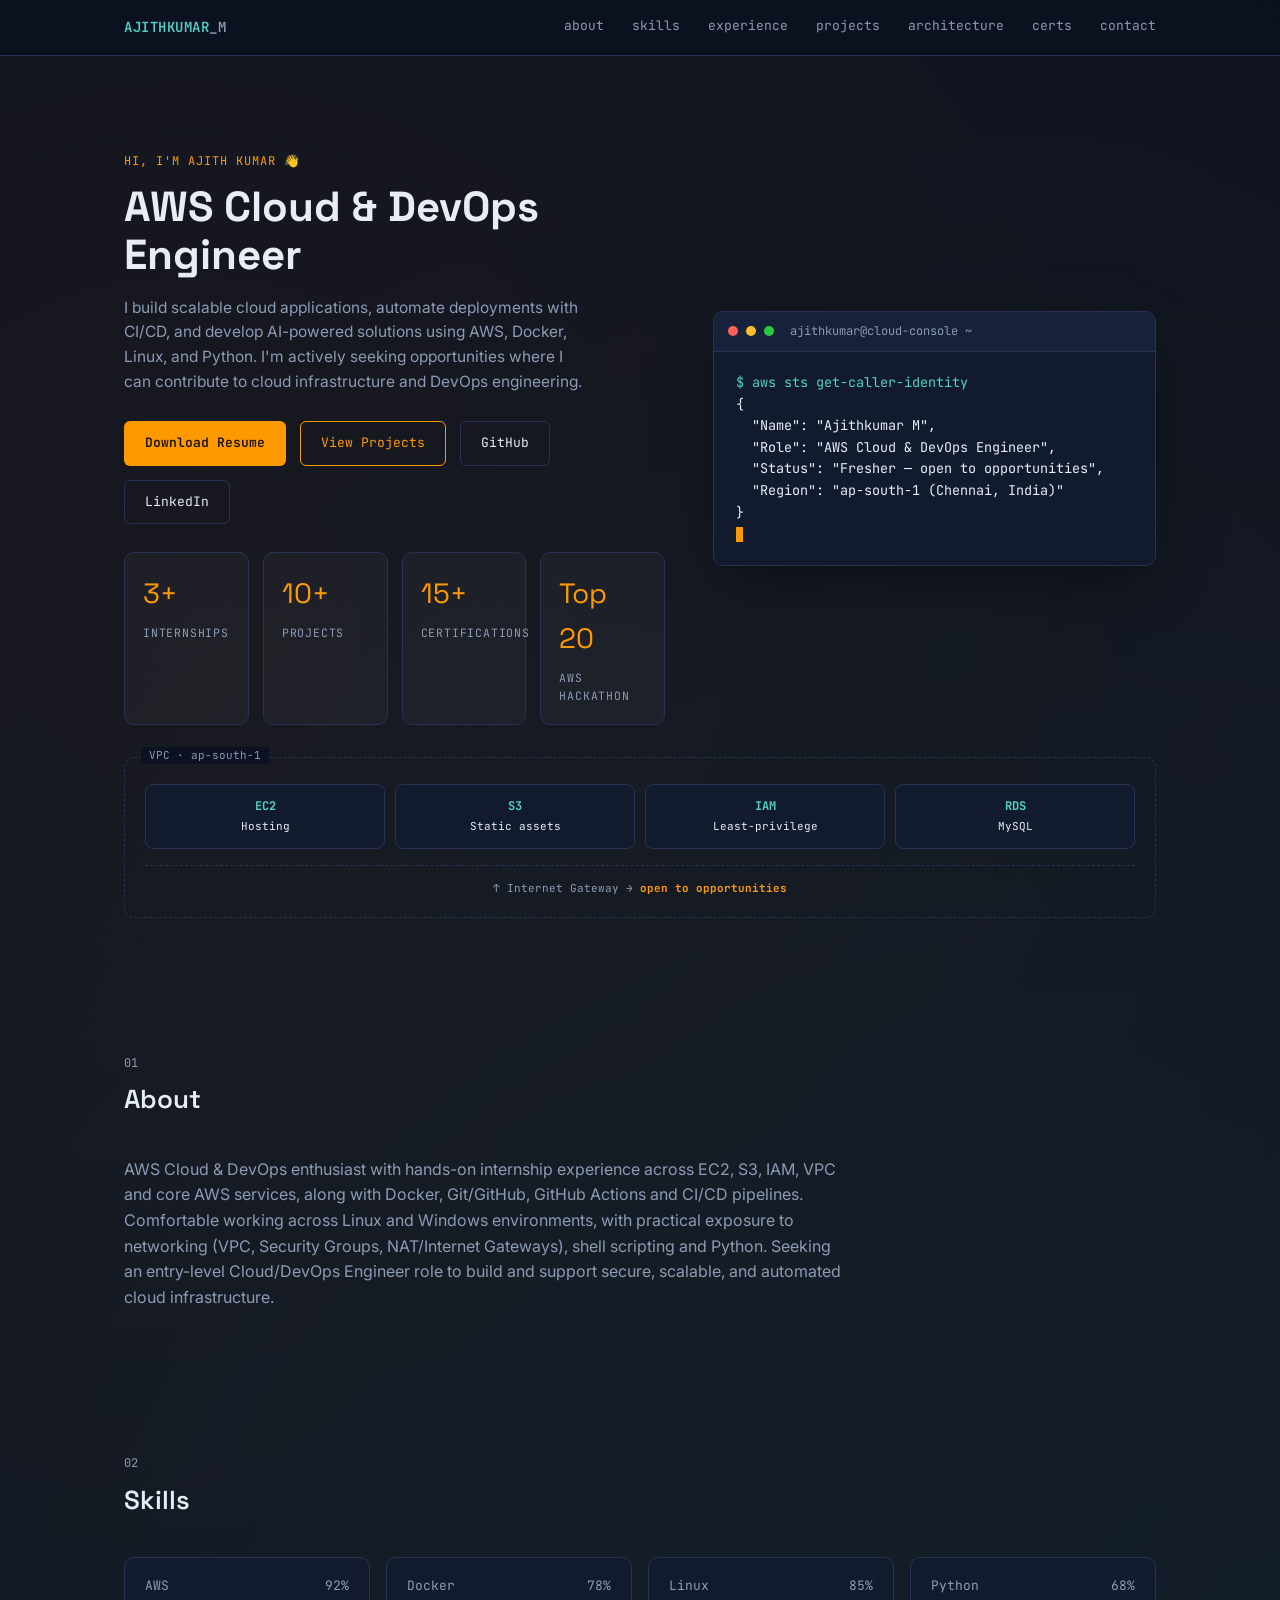
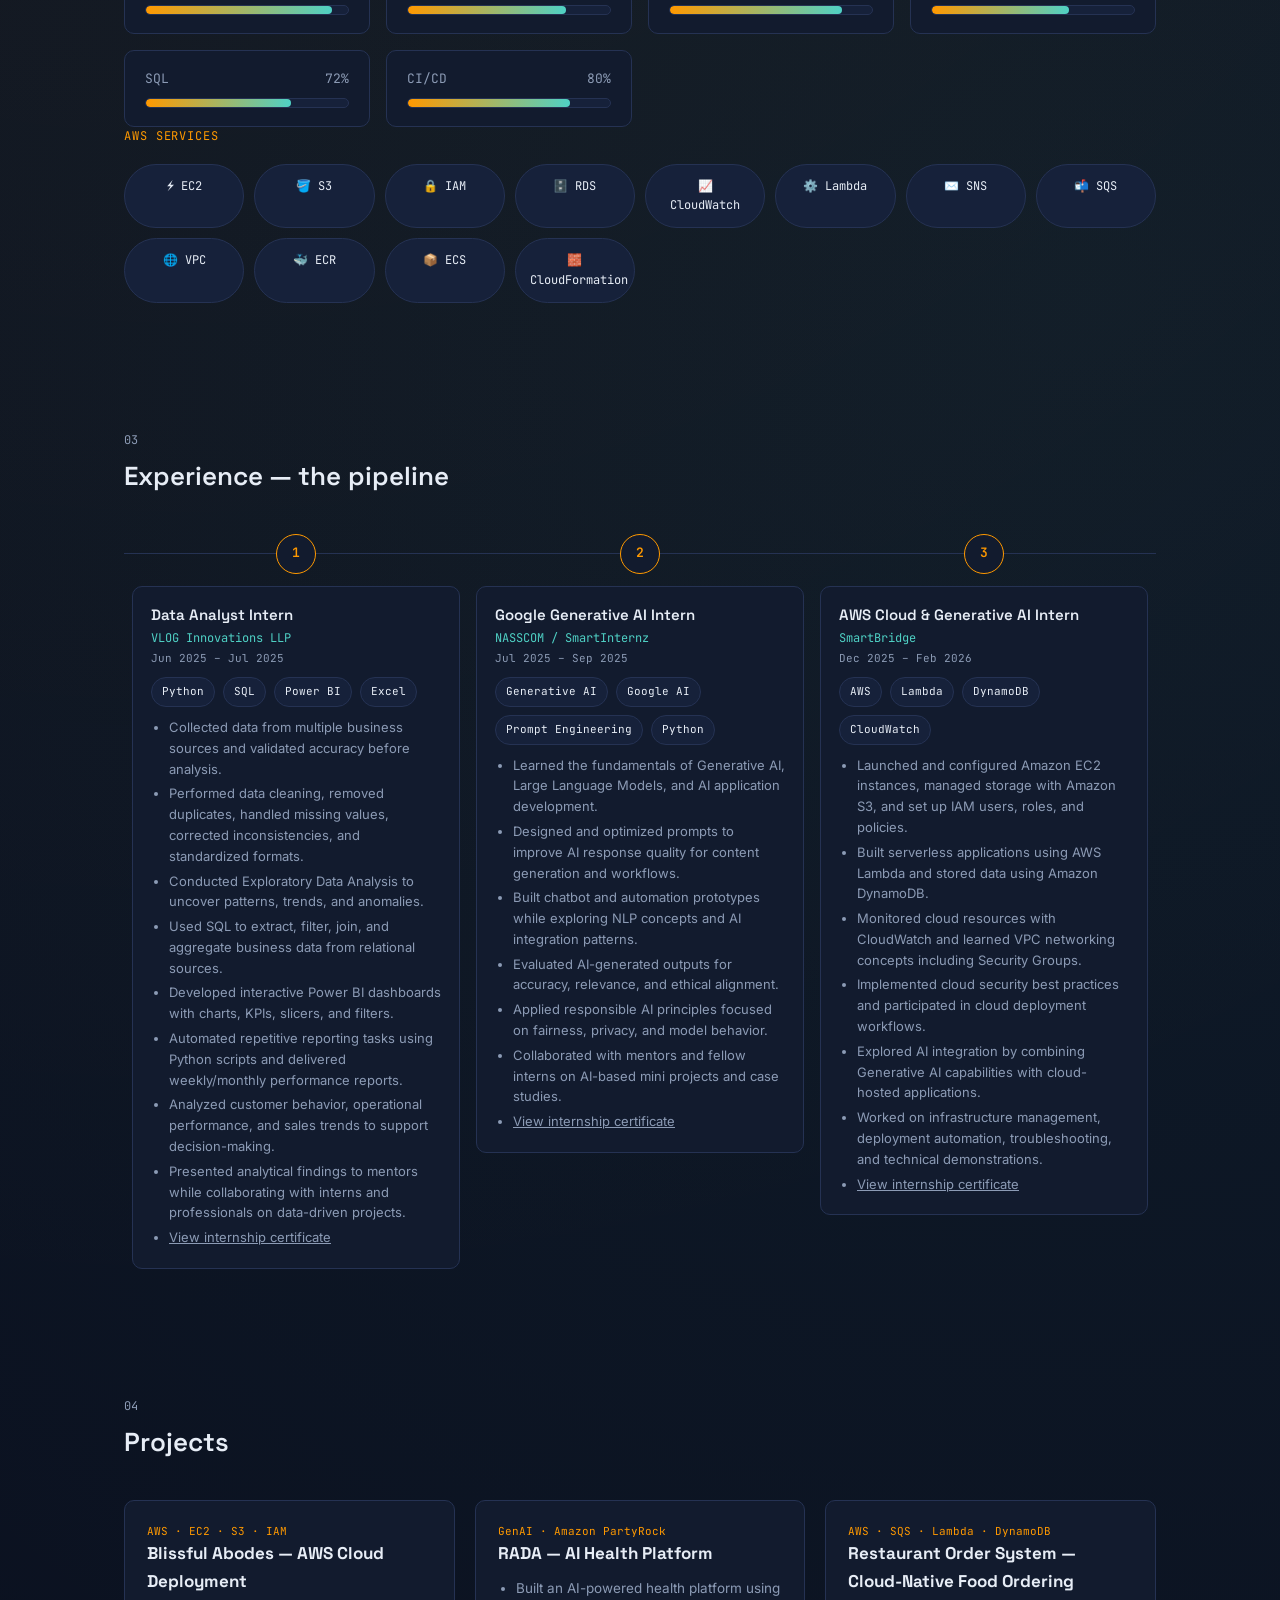
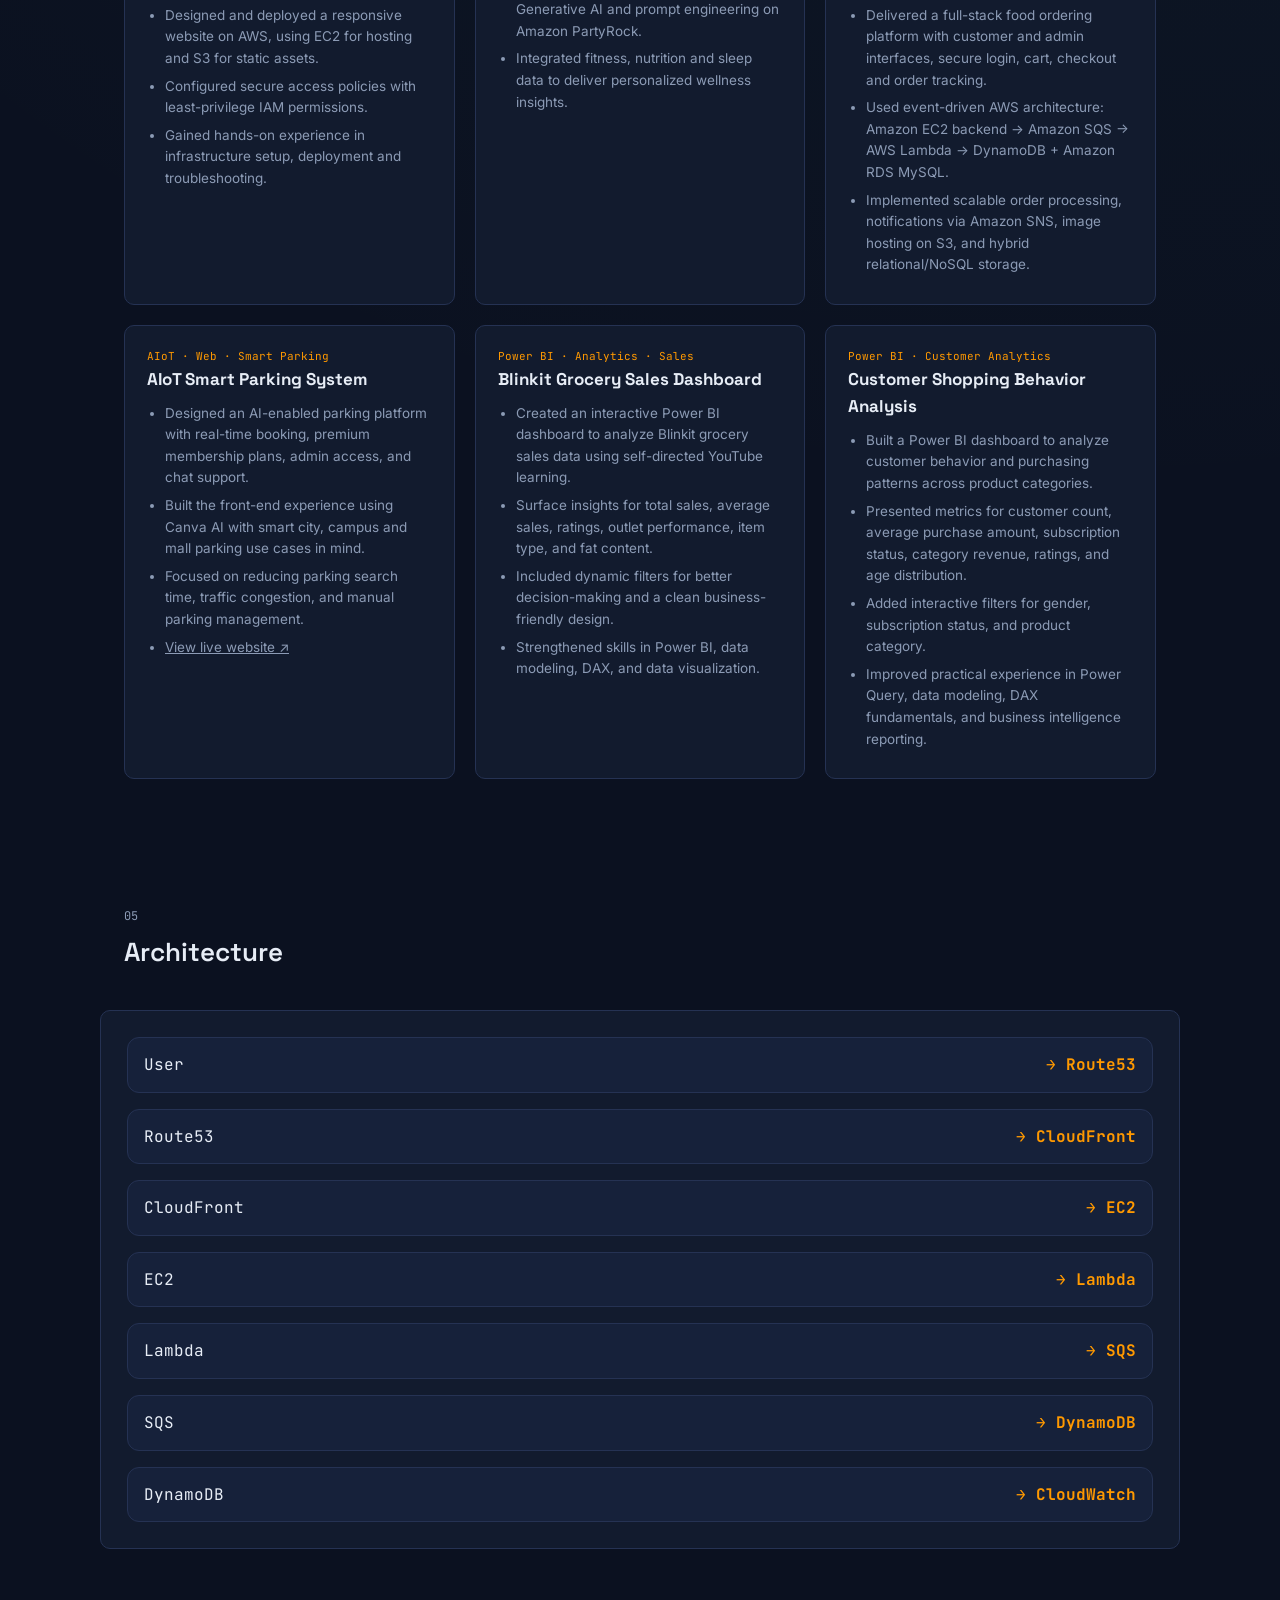
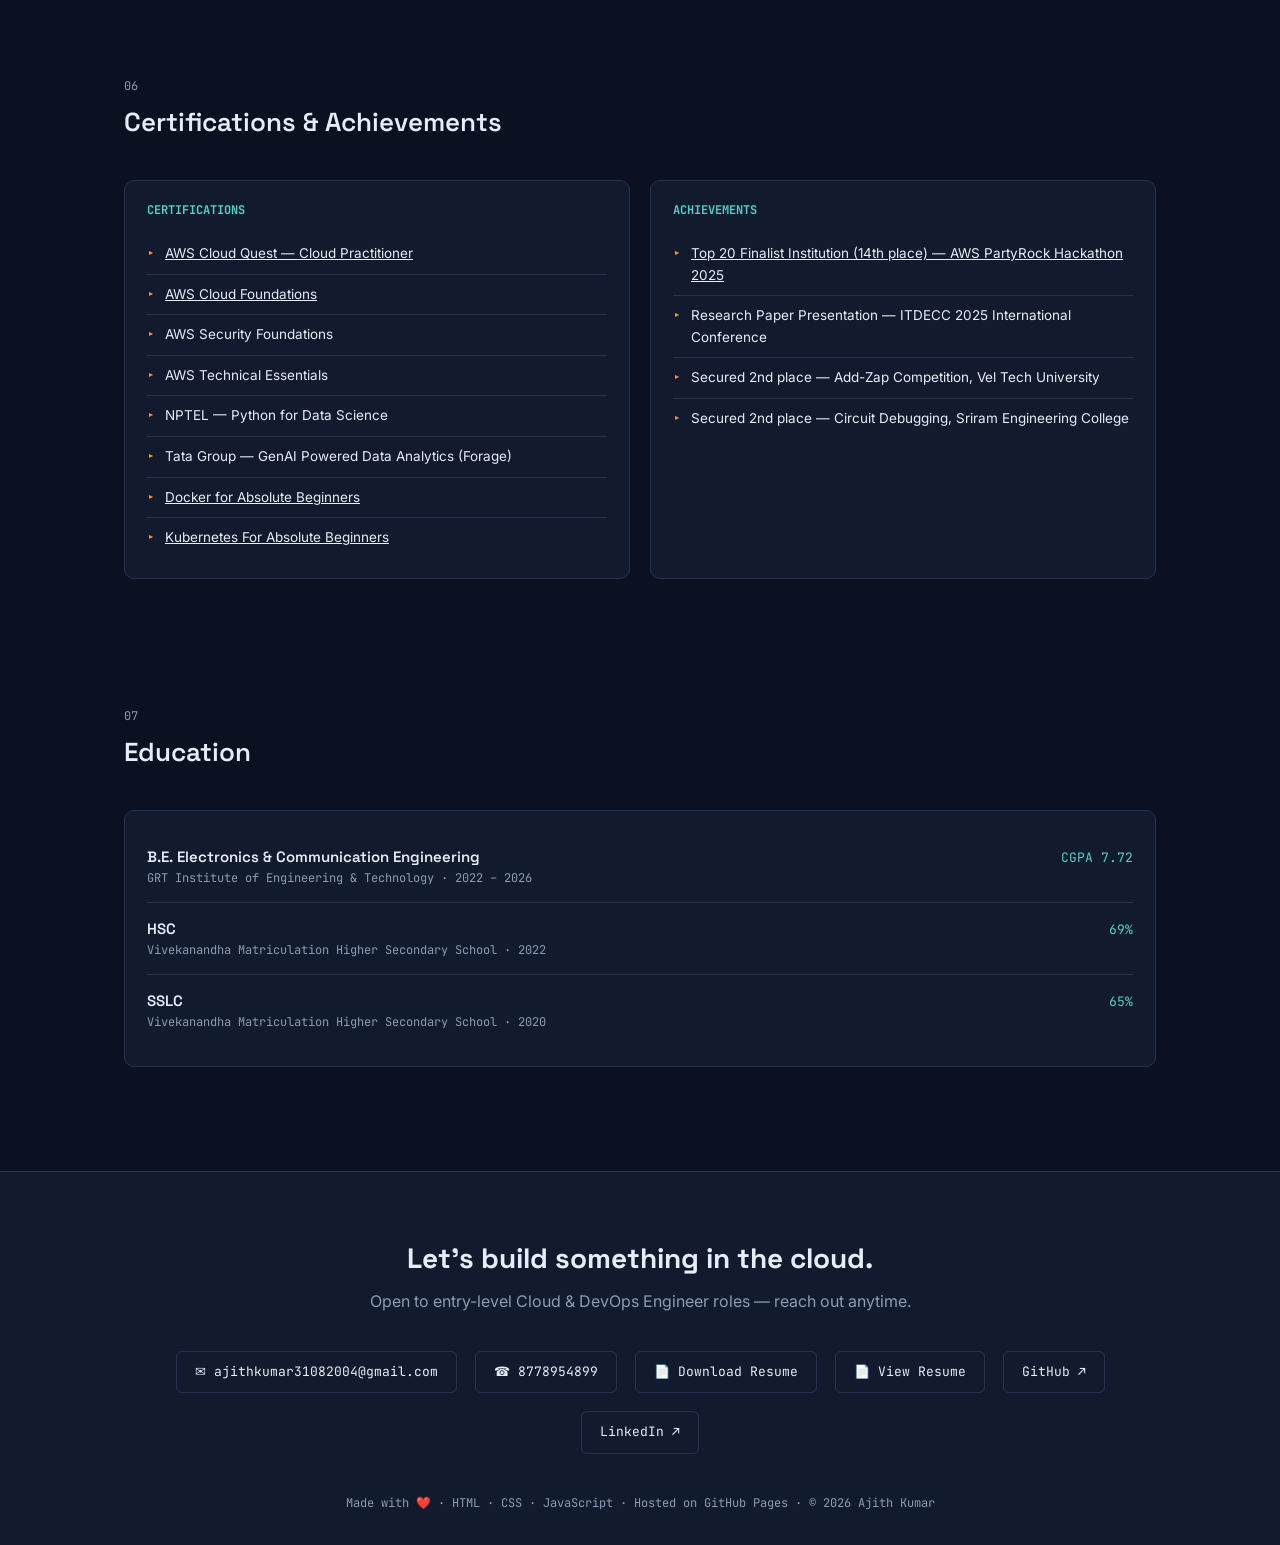
<file: portfolio.html>
<!DOCTYPE html>
<html lang="en">
<head>
<meta charset="UTF-8">
<meta name="viewport" content="width=device-width, initial-scale=1.0">
<title>Ajithkumar M — AWS Cloud & DevOps Engineer</title>
<link rel="preconnect" href="https://fonts.googleapis.com">
<link rel="preconnect" href="https://fonts.gstatic.com" crossorigin>
<link href="https://fonts.googleapis.com/css2?family=Space+Grotesk:wght@500;600;700&family=Inter:wght@400;500;600&family=JetBrains+Mono:wght@400;500;600&display=swap" rel="stylesheet">
<style>
  :root{
    --bg: #0B1120;
    --surface: #121B2E;
    --surface-2: #16213A;
    --line: #253253;
    --orange: #FF9900;
    --teal: #4FD1C5;
    --text: #E7EDF6;
    --muted: #8C9BB5;
    --radius: 10px;
    --display: 'Space Grotesk', sans-serif;
    --body: 'Inter', sans-serif;
    --mono: 'JetBrains Mono', monospace;
  }
  *{box-sizing:border-box;}
  html{scroll-behavior:smooth;}
  body{
    margin:0;
    background:var(--bg);
    color:var(--text);
    font-family:var(--body);
    line-height:1.6;
    background-image:
      radial-gradient(circle at 15% 10%, rgba(255,153,0,0.05), transparent 40%),
      radial-gradient(circle at 85% 30%, rgba(79,209,197,0.06), transparent 40%);
  }
  a{color:inherit;}
  ::selection{background:var(--orange); color:#0B1120;}
  :focus-visible{outline:2px solid var(--teal); outline-offset:3px;}

  .wrap{max-width:1080px; margin:0 auto; padding:0 24px;}

  /* NAV */
  header.nav{
    position:sticky; top:0; z-index:50;
    background:rgba(11,17,32,0.85);
    backdrop-filter:blur(8px);
    border-bottom:1px solid var(--line);
  }
  .nav-inner{display:flex; align-items:center; justify-content:space-between; padding:16px 24px; max-width:1080px; margin:0 auto;}
  .logo{font-family:var(--mono); font-weight:600; font-size:14px; letter-spacing:0.5px; color:var(--teal);}
  .logo span{color:var(--muted);}
  nav.links{display:flex; gap:28px; font-family:var(--mono); font-size:13px;}
  nav.links a{
    color:var(--muted); text-decoration:none; position:relative; padding-bottom:2px;
    transition:color .2s ease;
  }
  nav.links a:hover{color:var(--text);}
  nav.links a::after{
    content:''; position:absolute; left:0; bottom:-4px; height:1px; width:0%;
    background:var(--orange); transition:width .25s ease;
  }
  nav.links a:hover::after{width:100%;}
  @media (max-width:640px){ nav.links{display:none;} }

  /* HERO */
  .hero{padding:96px 0 72px;}
  .hero-grid{display:grid; grid-template-columns:1.1fr 0.9fr; gap:48px; align-items:center;}
  @media (max-width:860px){ .hero-grid{grid-template-columns:1fr;} }

  .terminal{
    background:var(--surface); border:1px solid var(--line); border-radius:var(--radius);
    box-shadow:0 20px 60px -20px rgba(0,0,0,0.6);
    overflow:hidden;
  }
  .terminal-bar{
    display:flex; align-items:center; gap:8px; padding:10px 14px;
    background:var(--surface-2); border-bottom:1px solid var(--line);
  }
  .dot{width:10px; height:10px; border-radius:50%;}
  .dot.r{background:#FF5F57;} .dot.y{background:#FEBC2E;} .dot.g{background:#28C840;}
  .terminal-title{margin-left:8px; font-family:var(--mono); font-size:12px; color:var(--muted);}
  .terminal-body{padding:20px 22px; font-family:var(--mono); font-size:13.5px; min-height:210px;}
  .terminal-body .cmd{color:var(--teal);}
  .terminal-body .out{color:var(--text); white-space:pre-wrap;}
  .cursor{display:inline-block; width:7px; height:15px; background:var(--orange); vertical-align:middle; animation:blink 1s step-end infinite;}
  @keyframes blink{50%{opacity:0;}}

  .hero-copy .eyebrow{
    font-family:var(--mono); font-size:12px; color:var(--orange); letter-spacing:1px; text-transform:uppercase;
  }
  .hero-copy h1{
    font-family:var(--display); font-size:clamp(30px,4vw,42px); line-height:1.15; margin:12px 0 16px; font-weight:700;
  }
  .hero-copy p{color:var(--muted); font-size:15.5px; max-width:46ch;}
  .cta-row{display:flex; gap:14px; margin-top:26px; flex-wrap:wrap;}
  .btn{
    font-family:var(--mono); font-size:13px; padding:11px 20px; border-radius:6px;
    text-decoration:none; display:inline-flex; align-items:center; gap:8px; transition:all .2s ease;
    border:1px solid transparent;
  }
  .btn.primary{background:var(--orange); color:#1a1200; font-weight:600;}
  .btn.primary:hover{background:#ffad33;}
  .btn.secondary{background:transparent; border-color:var(--orange); color:var(--orange);}
  .btn.secondary:hover{background:rgba(255,153,0,0.08);}
  .btn.ghost{border-color:var(--line); color:var(--text);}
  .btn.ghost:hover{border-color:var(--teal); color:var(--teal);}

  .hero-stats{display:grid; grid-template-columns:repeat(4,minmax(120px,1fr)); gap:14px; margin-top:28px;}
  .stat-card{background:rgba(255,255,255,0.03); border:1px solid var(--line); border-radius:var(--radius); padding:18px;}
  .stat-value{font-family:var(--display); font-size:28px; margin-bottom:8px; color:var(--orange);}
  .stat-label{color:var(--muted); font-family:var(--mono); font-size:11.5px; text-transform:uppercase; letter-spacing:0.8px;}

  .skills-grid{display:grid; grid-template-columns:repeat(auto-fit,minmax(220px,1fr)); gap:16px;}
  .skill-item{display:flex; justify-content:space-between; align-items:center; font-family:var(--mono); color:var(--muted); font-size:13px; margin-bottom:8px;}
  .progress{background:var(--surface-2); border:1px solid var(--line); border-radius:999px; height:10px; overflow:hidden;}
  .progress-bar{height:100%; border-radius:999px; background:linear-gradient(90deg,var(--orange),var(--teal));}
  .service-grid{display:grid; grid-template-columns:repeat(auto-fit,minmax(110px,1fr)); gap:10px; margin-top:18px;}
  .service-chip{padding:12px 14px; background:var(--surface-2); border:1px solid var(--line); border-radius:999px; color:var(--text); font-family:var(--mono); font-size:12px; text-align:center;}
  .service-title{font-family:var(--mono); font-size:12px; color:var(--orange); text-transform:uppercase; letter-spacing:0.9px; margin-bottom:12px;}

  .architecture{background:var(--surface); border:1px solid var(--line); border-radius:var(--radius); padding:26px; display:grid; gap:16px;}
  .arch-step{display:flex; align-items:center; justify-content:space-between; gap:16px; padding:14px 16px; border:1px solid var(--line); border-radius:12px; background:var(--surface-2); font-family:var(--mono); color:var(--text);}
  .arch-step span:last-child{color:var(--orange); font-weight:700;}

  /* VPC diagram */
  .vpc{border:1px dashed var(--line); border-radius:var(--radius); padding:20px; position:relative;}
  .vpc-label{position:absolute; top:-11px; left:16px; background:var(--bg); padding:0 8px; font-family:var(--mono); font-size:11px; color:var(--muted);}
  .vpc-row{display:flex; justify-content:space-between; gap:10px; margin-top:6px;}
  .node{
    flex:1; background:var(--surface); border:1px solid var(--line); border-radius:8px;
    padding:12px 8px; text-align:center; font-family:var(--mono); font-size:11px; color:var(--text);
  }
  .node b{display:block; font-size:12px; color:var(--teal); margin-bottom:2px;}
  .igw{
    margin-top:16px; text-align:center; font-family:var(--mono); font-size:11px; color:var(--muted);
    border-top:1px dashed var(--line); padding-top:14px;
  }
  .igw b{color:var(--orange);}

  /* SECTION generic */
  section{padding:64px 0;}
  .section-head{margin-bottom:36px;}
  .section-head .num{font-family:var(--mono); font-size:12px; color:var(--muted);}
  .section-head h2{font-family:var(--display); font-size:26px; margin:6px 0 0; font-weight:600;}
  .reveal{opacity:0; transform:translateY(16px); transition:opacity .6s ease, transform .6s ease;}
  .reveal.in{opacity:1; transform:translateY(0);}

  #about p{color:var(--muted); font-size:16px; max-width:72ch;}

  /* SKILLS */
  .skills-grid{display:grid; grid-template-columns:repeat(auto-fit,minmax(230px,1fr)); gap:16px;}
  .skill-card{
    background:var(--surface); border:1px solid var(--line); border-radius:var(--radius); padding:18px 20px;
  }
  .skill-card h3{
    font-family:var(--mono); font-size:12px; color:var(--orange); text-transform:uppercase; letter-spacing:0.5px; margin:0 0 12px;
  }
  .chip-row{display:flex; flex-wrap:wrap; gap:8px;}
  .chip{
    font-family:var(--mono); font-size:11.5px; background:var(--surface-2); border:1px solid var(--line);
    color:var(--text); padding:5px 10px; border-radius:20px;
  }

  /* PIPELINE / EXPERIENCE */
  .pipeline{position:relative; display:flex; flex-direction:column; gap:28px;}
  .pipeline::before{
    content:''; position:absolute; left:19px; top:8px; bottom:8px; width:1px; background:var(--line);
  }
  @media (min-width:860px){
    .pipeline{flex-direction:row; gap:0;}
    .pipeline::before{left:0; right:0; top:19px; bottom:auto; height:1px; width:auto;}
  }
  .stage{position:relative; padding-left:52px; flex:1;}
  @media (min-width:860px){ .stage{padding-left:0; padding-top:52px;} }
  .stage-marker{
    position:absolute; left:0; top:0; width:40px; height:40px; border-radius:50%;
    background:var(--surface); border:1px solid var(--orange); color:var(--orange);
    display:flex; align-items:center; justify-content:center; font-family:var(--mono); font-size:13px; font-weight:600;
    z-index:1;
  }
  @media (min-width:860px){ .stage-marker{left:50%; transform:translateX(-50%);} }
  .stage-card{
    background:var(--surface); border:1px solid var(--line); border-radius:var(--radius); padding:16px 18px;
    margin-right:10px;
  }
  @media (min-width:860px){ .stage-card{margin:0 8px;} }
  .stage-card .role{font-family:var(--display); font-weight:600; font-size:15px;}
  .stage-card .org{color:var(--teal); font-family:var(--mono); font-size:12px; margin-top:2px;}
  .stage-card .dates{color:var(--muted); font-family:var(--mono); font-size:11px; margin-top:2px;}
  .stage-card .tech-row{display:flex; flex-wrap:wrap; gap:8px; margin:10px 0;}
  .stage-card .tech-chip{font-family:var(--mono); font-size:11px; padding:5px 10px; border-radius:999px; background:var(--surface-2); border:1px solid var(--line); color:var(--text);}
  .stage-card ul{margin:10px 0 0; padding-left:18px; color:var(--muted); font-size:13px;}
  .stage-card li{margin-bottom:4px;}

  /* PROJECTS */
  .projects-grid{display:grid; grid-template-columns:repeat(auto-fit,minmax(280px,1fr)); gap:20px;}
  .project-card{
    background:var(--surface); border:1px solid var(--line); border-radius:var(--radius); padding:22px;
    transition:border-color .2s ease, transform .2s ease;
  }
  .project-card:hover{border-color:var(--orange); transform:translateY(-3px);}
  .project-card h3{font-family:var(--display); font-size:17px; margin:0 0 4px;}
  .project-card .tag{font-family:var(--mono); font-size:11px; color:var(--orange);}
  .project-card p, .project-card ul{color:var(--muted); font-size:13.5px;}
  .project-card ul{padding-left:18px; margin:10px 0 0;}
  .project-card li{margin-bottom:6px;}

  /* CERTS + ACHIEVEMENTS */
  .two-col{display:grid; grid-template-columns:1fr 1fr; gap:20px;}
  @media (max-width:760px){ .two-col{grid-template-columns:1fr;} }
  .list-card{background:var(--surface); border:1px solid var(--line); border-radius:var(--radius); padding:20px 22px;}
  .list-card h3{font-family:var(--mono); font-size:12px; color:var(--teal); text-transform:uppercase; margin:0 0 14px;}
  .list-card ul{list-style:none; margin:0; padding:0;}
  .list-card li{
    padding:9px 0; border-bottom:1px solid var(--line); font-size:13.5px; color:var(--text);
    display:flex; gap:10px;
  }
  .list-card li:last-child{border-bottom:none;}
  .list-card li::before{content:'▸'; color:var(--orange); font-family:var(--mono);}

  /* EDUCATION */
  .edu-row{display:flex; justify-content:space-between; align-items:baseline; padding:14px 0; border-bottom:1px solid var(--line); gap:16px; flex-wrap:wrap;}
  .edu-row:last-child{border-bottom:none;}
  .edu-row .school{font-family:var(--display); font-weight:600; font-size:15px;}
  .edu-row .meta{color:var(--muted); font-family:var(--mono); font-size:12px;}
  .edu-row .score{font-family:var(--mono); color:var(--teal); font-size:13px;}

  /* CONTACT/FOOTER */
  footer{
    background:var(--surface); border-top:1px solid var(--line); padding:64px 0 32px; margin-top:40px;
  }
  .contact-head{text-align:center; margin-bottom:36px;}
  .contact-head h2{font-family:var(--display); font-size:28px; margin:0;}
  .contact-head p{color:var(--muted); margin-top:8px;}
  .contact-grid{display:flex; justify-content:center; gap:18px; flex-wrap:wrap; font-family:var(--mono); font-size:13px;}
  .contact-grid a{
    border:1px solid var(--line); border-radius:6px; padding:10px 18px; text-decoration:none; color:var(--text);
    transition:border-color .2s ease, color .2s ease;
  }
  .contact-grid a:hover{border-color:var(--orange); color:var(--orange);}
  .foot-note{text-align:center; color:var(--muted); font-size:12px; margin-top:40px; font-family:var(--mono);}

  @media (prefers-reduced-motion: reduce){
    *{animation:none !important; transition:none !important;}
    html{scroll-behavior:auto;}
  }
</style>
</head>
<body>

<header class="nav">
  <div class="nav-inner">
    <div class="logo">AJITHKUMAR<span>_M</span></div>
    <nav class="links">
      <a href="#about">about</a>
      <a href="#skills">skills</a>
      <a href="#experience">experience</a>
      <a href="#projects">projects</a>
      <a href="#architecture">architecture</a>
      <a href="#certifications">certs</a>
      <a href="#contact">contact</a>
    </nav>
  </div>
</header>

<section class="hero">
  <div class="wrap hero-grid">
    <div class="hero-copy">
    <div class="eyebrow">Hi, I'm Ajith Kumar 👋</div>
      <h1>AWS Cloud & DevOps Engineer</h1>
      <p>I build scalable cloud applications, automate deployments with CI/CD, and develop AI-powered solutions using AWS, Docker, Linux, and Python. I'm actively seeking opportunities where I can contribute to cloud infrastructure and DevOps engineering.</p>
      <div class="cta-row">
        <a class="btn primary" href="Ajithkumar_M_Resume_CloudDevOps.docx" download>Download Resume</a>
        <a class="btn secondary" href="#projects">View Projects</a>
        <a class="btn ghost" href="https://github.com/ajithkumar31082004-bit" target="_blank" rel="noopener">GitHub</a>
        <a class="btn ghost" href="https://linkedin.com/in/ajithkumar-m-3baaab2b7" target="_blank" rel="noopener">LinkedIn</a>
      </div>
      <div class="hero-stats">
        <div class="stat-card"><div class="stat-value">3+</div><div class="stat-label">Internships</div></div>
        <div class="stat-card"><div class="stat-value">10+</div><div class="stat-label">Projects</div></div>
        <div class="stat-card"><div class="stat-value">15+</div><div class="stat-label">Certifications</div></div>
        <div class="stat-card"><div class="stat-value">Top 20</div><div class="stat-label">AWS Hackathon</div></div>
      </div>
    </div>

    <div class="terminal">
      <div class="terminal-bar">
        <span class="dot r"></span><span class="dot y"></span><span class="dot g"></span>
        <span class="terminal-title">ajithkumar@cloud-console ~ </span>
      </div>
      <div class="terminal-body" id="termBody"></div>
    </div>
  </div>

  <div class="wrap" style="margin-top:32px;">
    <div class="vpc">
      <span class="vpc-label">VPC · ap-south-1</span>
      <div class="vpc-row">
        <div class="node"><b>EC2</b>Hosting</div>
        <div class="node"><b>S3</b>Static assets</div>
        <div class="node"><b>IAM</b>Least-privilege</div>
        <div class="node"><b>RDS</b>MySQL</div>
      </div>
      <div class="igw">↑ Internet Gateway → <b>open to opportunities</b></div>
    </div>
  </div>
</section>

<section id="about">
  <div class="wrap section-head reveal">
    <div class="num">01</div>
    <h2>About</h2>
  </div>
  <div class="wrap reveal">
    <p>AWS Cloud &amp; DevOps enthusiast with hands-on internship experience across EC2, S3, IAM, VPC and core AWS services, along with Docker, Git/GitHub, GitHub Actions and CI/CD pipelines. Comfortable working across Linux and Windows environments, with practical exposure to networking (VPC, Security Groups, NAT/Internet Gateways), shell scripting and Python. Seeking an entry-level Cloud/DevOps Engineer role to build and support secure, scalable, and automated cloud infrastructure.</p>
  </div>
</section>

<section id="skills">
  <div class="wrap section-head reveal">
    <div class="num">02</div>
    <h2>Skills</h2>
  </div>
  <div class="wrap reveal">
    <div class="skills-grid">
      <div class="skill-card">
        <div class="skill-item"><span>AWS</span><span>92%</span></div>
        <div class="progress"><div class="progress-bar" style="width:92%"></div></div>
      </div>
      <div class="skill-card">
        <div class="skill-item"><span>Docker</span><span>78%</span></div>
        <div class="progress"><div class="progress-bar" style="width:78%"></div></div>
      </div>
      <div class="skill-card">
        <div class="skill-item"><span>Linux</span><span>85%</span></div>
        <div class="progress"><div class="progress-bar" style="width:85%"></div></div>
      </div>
      <div class="skill-card">
        <div class="skill-item"><span>Python</span><span>68%</span></div>
        <div class="progress"><div class="progress-bar" style="width:68%"></div></div>
      </div>
      <div class="skill-card">
        <div class="skill-item"><span>SQL</span><span>72%</span></div>
        <div class="progress"><div class="progress-bar" style="width:72%"></div></div>
      </div>
      <div class="skill-card">
        <div class="skill-item"><span>CI/CD</span><span>80%</span></div>
        <div class="progress"><div class="progress-bar" style="width:80%"></div></div>
      </div>
    </div>
    <div class="service-title">AWS Services</div>
    <div class="service-grid">
      <span class="service-chip">⚡ EC2</span>
      <span class="service-chip">🪣 S3</span>
      <span class="service-chip">🔒 IAM</span>
      <span class="service-chip">🗄️ RDS</span>
      <span class="service-chip">📈 CloudWatch</span>
      <span class="service-chip">⚙️ Lambda</span>
      <span class="service-chip">✉️ SNS</span>
      <span class="service-chip">📬 SQS</span>
      <span class="service-chip">🌐 VPC</span>
      <span class="service-chip">🐳 ECR</span>
      <span class="service-chip">📦 ECS</span>
      <span class="service-chip">🧱 CloudFormation</span>
    </div>
  </div>
</section>

<section id="experience">
  <div class="wrap section-head reveal">
    <div class="num">03</div>
    <h2>Experience — the pipeline</h2>
  </div>
  <div class="wrap reveal">
    <div class="pipeline">
      <div class="stage">
        <div class="stage-marker">1</div>
        <div class="stage-card">
          <div class="role">Data Analyst Intern</div>
          <div class="org">VLOG Innovations LLP</div>
          <div class="dates">Jun 2025 – Jul 2025</div>
          <div class="tech-row"><span class="tech-chip">Python</span><span class="tech-chip">SQL</span><span class="tech-chip">Power BI</span><span class="tech-chip">Excel</span></div>
          <ul>
            <li>Collected data from multiple business sources and validated accuracy before analysis.</li>
            <li>Performed data cleaning, removed duplicates, handled missing values, corrected inconsistencies, and standardized formats.</li>
            <li>Conducted Exploratory Data Analysis to uncover patterns, trends, and anomalies.</li>
            <li>Used SQL to extract, filter, join, and aggregate business data from relational sources.</li>
            <li>Developed interactive Power BI dashboards with charts, KPIs, slicers, and filters.</li>
            <li>Automated repetitive reporting tasks using Python scripts and delivered weekly/monthly performance reports.</li>
            <li>Analyzed customer behavior, operational performance, and sales trends to support decision-making.</li>
            <li>Presented analytical findings to mentors while collaborating with interns and professionals on data-driven projects.</li>
            <li><a href="https://drive.google.com/file/d/1dLiuM4I4gZl8S2lqNEnW47tLpA5ygCm6/view?usp=drive_link" target="_blank" rel="noopener">View internship certificate</a></li>
          </ul>
        </div>
      </div>
      <div class="stage">
        <div class="stage-marker">2</div>
        <div class="stage-card">
          <div class="role">Google Generative AI Intern</div>
          <div class="org">NASSCOM / SmartInternz</div>
          <div class="dates">Jul 2025 – Sep 2025</div>
          <div class="tech-row"><span class="tech-chip">Generative AI</span><span class="tech-chip">Google AI</span><span class="tech-chip">Prompt Engineering</span><span class="tech-chip">Python</span></div>
          <ul>
            <li>Learned the fundamentals of Generative AI, Large Language Models, and AI application development.</li>
            <li>Designed and optimized prompts to improve AI response quality for content generation and workflows.</li>
            <li>Built chatbot and automation prototypes while exploring NLP concepts and AI integration patterns.</li>
            <li>Evaluated AI-generated outputs for accuracy, relevance, and ethical alignment.</li>
            <li>Applied responsible AI principles focused on fairness, privacy, and model behavior.</li>
            <li>Collaborated with mentors and fellow interns on AI-based mini projects and case studies.</li>
            <li><a href="https://drive.google.com/file/d/1LSKiX3r5ztqG484BQiEwEvqm98swf3I_/view?usp=drive_link" target="_blank" rel="noopener">View internship certificate</a></li>
          </ul>
        </div>
      </div>
      <div class="stage">
        <div class="stage-marker">3</div>
        <div class="stage-card">
          <div class="role">AWS Cloud &amp; Generative AI Intern</div>
          <div class="org">SmartBridge</div>
          <div class="dates">Dec 2025 – Feb 2026</div>
          <div class="tech-row"><span class="tech-chip">AWS</span><span class="tech-chip">Lambda</span><span class="tech-chip">DynamoDB</span><span class="tech-chip">CloudWatch</span></div>
          <ul>
            <li>Launched and configured Amazon EC2 instances, managed storage with Amazon S3, and set up IAM users, roles, and policies.</li>
            <li>Built serverless applications using AWS Lambda and stored data using Amazon DynamoDB.</li>
            <li>Monitored cloud resources with CloudWatch and learned VPC networking concepts including Security Groups.</li>
            <li>Implemented cloud security best practices and participated in cloud deployment workflows.</li>
            <li>Explored AI integration by combining Generative AI capabilities with cloud-hosted applications.</li>
            <li>Worked on infrastructure management, deployment automation, troubleshooting, and technical demonstrations.</li>
            <li><a href="https://skillwallet.smartinternz.com/certificate/virtual-internship/0ee8b1eafadac937e6e03d8866cef9bf" target="_blank" rel="noopener">View internship certificate</a></li>
          </ul>
        </div>
      </div>
    </div>
  </div>
</section>

<section id="projects">
  <div class="wrap section-head reveal">
    <div class="num">04</div>
    <h2>Projects</h2>
  </div>
  <div class="wrap projects-grid reveal">
    <div class="project-card">
      <div class="tag">AWS · EC2 · S3 · IAM</div>
      <h3>Blissful Abodes — AWS Cloud Deployment</h3>
      <ul>
        <li>Designed and deployed a responsive website on AWS, using EC2 for hosting and S3 for static assets.</li>
        <li>Configured secure access policies with least-privilege IAM permissions.</li>
        <li>Gained hands-on experience in infrastructure setup, deployment and troubleshooting.</li>
      </ul>
    </div>
    <div class="project-card">
      <div class="tag">GenAI · Amazon PartyRock</div>
      <h3>RADA — AI Health Platform</h3>
      <ul>
        <li>Built an AI-powered health platform using Generative AI and prompt engineering on Amazon PartyRock.</li>
        <li>Integrated fitness, nutrition and sleep data to deliver personalized wellness insights.</li>
      </ul>
    </div>
    <div class="project-card">
      <div class="tag">AWS · SQS · Lambda · DynamoDB</div>
      <h3>Restaurant Order System — Cloud-Native Food Ordering</h3>
      <ul>
        <li>Delivered a full-stack food ordering platform with customer and admin interfaces, secure login, cart, checkout and order tracking.</li>
        <li>Used event-driven AWS architecture: Amazon EC2 backend → Amazon SQS → AWS Lambda → DynamoDB + Amazon RDS MySQL.</li>
        <li>Implemented scalable order processing, notifications via Amazon SNS, image hosting on S3, and hybrid relational/NoSQL storage.</li>
      </ul>
    </div>
    <div class="project-card">
      <div class="tag">AIoT · Web · Smart Parking</div>
      <h3>AIoT Smart Parking System</h3>
      <ul>
        <li>Designed an AI-enabled parking platform with real-time booking, premium membership plans, admin access, and chat support.</li>
        <li>Built the front-end experience using Canva AI with smart city, campus and mall parking use cases in mind.</li>
        <li>Focused on reducing parking search time, traffic congestion, and manual parking management.</li>
        <li><a href="https://aiot-smart-parking.my.canva.site" target="_blank" rel="noopener">View live website ↗</a></li>
      </ul>
    </div>
    <div class="project-card">
      <div class="tag">Power BI · Analytics · Sales</div>
      <h3>Blinkit Grocery Sales Dashboard</h3>
      <ul>
        <li>Created an interactive Power BI dashboard to analyze Blinkit grocery sales data using self-directed YouTube learning.</li>
        <li>Surface insights for total sales, average sales, ratings, outlet performance, item type, and fat content.</li>
        <li>Included dynamic filters for better decision-making and a clean business-friendly design.</li>
        <li>Strengthened skills in Power BI, data modeling, DAX, and data visualization.</li>
      </ul>
    </div>
    <div class="project-card">
      <div class="tag">Power BI · Customer Analytics</div>
      <h3>Customer Shopping Behavior Analysis</h3>
      <ul>
        <li>Built a Power BI dashboard to analyze customer behavior and purchasing patterns across product categories.</li>
        <li>Presented metrics for customer count, average purchase amount, subscription status, category revenue, ratings, and age distribution.</li>
        <li>Added interactive filters for gender, subscription status, and product category.</li>
        <li>Improved practical experience in Power Query, data modeling, DAX fundamentals, and business intelligence reporting.</li>
      </ul>
    </div>
  </div>
</section>

<section id="architecture">
  <div class="wrap section-head reveal">
    <div class="num">05</div>
    <h2>Architecture</h2>
  </div>
  <div class="wrap reveal architecture">
    <div class="arch-step"><span>User</span><span>→ Route53</span></div>
    <div class="arch-step"><span>Route53</span><span>→ CloudFront</span></div>
    <div class="arch-step"><span>CloudFront</span><span>→ EC2</span></div>
    <div class="arch-step"><span>EC2</span><span>→ Lambda</span></div>
    <div class="arch-step"><span>Lambda</span><span>→ SQS</span></div>
    <div class="arch-step"><span>SQS</span><span>→ DynamoDB</span></div>
    <div class="arch-step"><span>DynamoDB</span><span>→ CloudWatch</span></div>
  </div>
</section>

<section id="certifications">
  <div class="wrap section-head reveal">
    <div class="num">06</div>
    <h2>Certifications &amp; Achievements</h2>
  </div>
  <div class="wrap two-col reveal">
    <div class="list-card">
      <h3>Certifications</h3>
      <ul>
        <li><a href="https://drive.google.com/file/d/1SoZkMOziCQNnhlOQfi2fYvOyoS-1PK9n/view?usp=drive_link" target="_blank" rel="noopener">AWS Cloud Quest — Cloud Practitioner</a></li>
        <li><a href="https://drive.google.com/file/d/1EgXyAj-7-w_OqoBF5iLQ-M06HW_DXcR0/view?usp=drive_link" target="_blank" rel="noopener">AWS Cloud Foundations</a></li>
        <li>AWS Security Foundations</li>
        <li>AWS Technical Essentials</li>
        <li>NPTEL — Python for Data Science</li>
        <li>Tata Group — GenAI Powered Data Analytics (Forage)</li>
        <li><a href="https://drive.google.com/file/d/1vK_MZpA7_oQ-jWJeV69YYinyuXjyZ6rx/view?usp=drive_link" target="_blank" rel="noopener">Docker for Absolute Beginners</a></li>
        <li><a href="https://drive.google.com/file/d/1Rei3eG41DdaLKB7FnL3QbO3S1X-2Lf_d/view?usp=drive_link" target="_blank" rel="noopener">Kubernetes For Absolute Beginners</a></li>
      </ul>
    </div>
    <div class="list-card">
      <h3>Achievements</h3>
      <ul>
        <li><a href="https://drive.google.com/file/d/1jEIRNnTCKpuz1IIa9CEiJ8bg3GnsZq1-/view?usp=drive_link" target="_blank" rel="noopener">Top 20 Finalist Institution (14th place) — AWS PartyRock Hackathon 2025</a></li>
        <li>Research Paper Presentation — ITDECC 2025 International Conference</li>
        <li>Secured 2nd place — Add-Zap Competition, Vel Tech University</li>
        <li>Secured 2nd place — Circuit Debugging, Sriram Engineering College</li>
      </ul>
    </div>
  </div>
</section>

<section id="education">
  <div class="wrap section-head reveal">
    <div class="num">07</div>
    <h2>Education</h2>
  </div>
  <div class="wrap reveal">
    <div class="list-card">
      <div class="edu-row">
        <div>
          <div class="school">B.E. Electronics &amp; Communication Engineering</div>
          <div class="meta">GRT Institute of Engineering &amp; Technology · 2022 – 2026</div>
        </div>
        <div class="score">CGPA 7.72</div>
      </div>
      <div class="edu-row">
        <div>
          <div class="school">HSC</div>
          <div class="meta">Vivekanandha Matriculation Higher Secondary School · 2022</div>
        </div>
        <div class="score">69%</div>
      </div>
      <div class="edu-row">
        <div>
          <div class="school">SSLC</div>
          <div class="meta">Vivekanandha Matriculation Higher Secondary School · 2020</div>
        </div>
        <div class="score">65%</div>
      </div>
    </div>
  </div>
</section>

<footer id="contact">
  <div class="wrap contact-head reveal">
    <h2>Let's build something in the cloud.</h2>
    <p>Open to entry-level Cloud &amp; DevOps Engineer roles — reach out anytime.</p>
  </div>
  <div class="wrap contact-grid reveal">
    <a href="mailto:ajithkumar31082004@gmail.com">✉ ajithkumar31082004@gmail.com</a>
    <a href="tel:8778954899">☎ 8778954899</a>
    <a href="Ajithkumar_M_Resume_CloudDevOps.docx" download>📄 Download Resume</a>
    <a href="https://docs.google.com/document/d/1zKiEHGQ_5NN4IUrxoSuANQaKNooRaeWE/edit?usp=drive_link&ouid=118169719881246242881&rtpof=true&sd=true" target="_blank" rel="noopener">📄 View Resume</a>
    <a href="https://github.com/ajithkumar31082004-bit" target="_blank" rel="noopener">GitHub ↗</a>
    <a href="https://linkedin.com/in/ajithkumar-m-3baaab2b7" target="_blank" rel="noopener">LinkedIn ↗</a>
  </div>
  <div class="foot-note">Made with ❤️ · HTML · CSS · JavaScript · Hosted on GitHub Pages · © 2026 Ajith Kumar</div>
</footer>

<script>
  // Terminal typing sequence
  const lines = [
    { type:'cmd', text:'$ aws sts get-caller-identity' },
    { type:'out', text:JSON.stringify({
        "Name": "Ajithkumar M",
        "Role": "AWS Cloud & DevOps Engineer",
        "Status": "Fresher — open to opportunities",
        "Region": "ap-south-1 (Chennai, India)"
      }, null, 2) }
  ];
  const el = document.getElementById('termBody');
  const reduced = window.matchMedia('(prefers-reduced-motion: reduce)').matches;

  function typeLines(){
    if(reduced){
      el.innerHTML = lines.map(l => `<div class="${l.type === 'cmd' ? 'cmd' : 'out'}">${l.text}</div>`).join('');
      return;
    }
    let li = 0, ci = 0;
    function step(){
      if(li >= lines.length){
        el.insertAdjacentHTML('beforeend', '<span class="cursor"></span>');
        return;
      }
      const line = lines[li];
      if(ci === 0){
        el.insertAdjacentHTML('beforeend', `<div class="${line.type === 'cmd' ? 'cmd' : 'out'}" id="line${li}"></div>`);
      }
      const target = document.getElementById(`line${li}`);
      ci += 2;
      target.textContent = line.text.slice(0, ci);
      if(ci < line.text.length){
        requestAnimationFrame(() => setTimeout(step, 8));
      } else {
        li++; ci = 0;
        setTimeout(step, 200);
      }
    }
    step();
  }
  typeLines();

  // Scroll reveal
  const revealEls = document.querySelectorAll('.reveal');
  if('IntersectionObserver' in window && !reduced){
    const io = new IntersectionObserver((entries) => {
      entries.forEach(e => {
        if(e.isIntersecting){ e.target.classList.add('in'); io.unobserve(e.target); }
      });
    }, { threshold: 0.15 });
    revealEls.forEach(el => io.observe(el));
  } else {
    revealEls.forEach(el => el.classList.add('in'));
  }
</script>

</body>
</html>
</file>
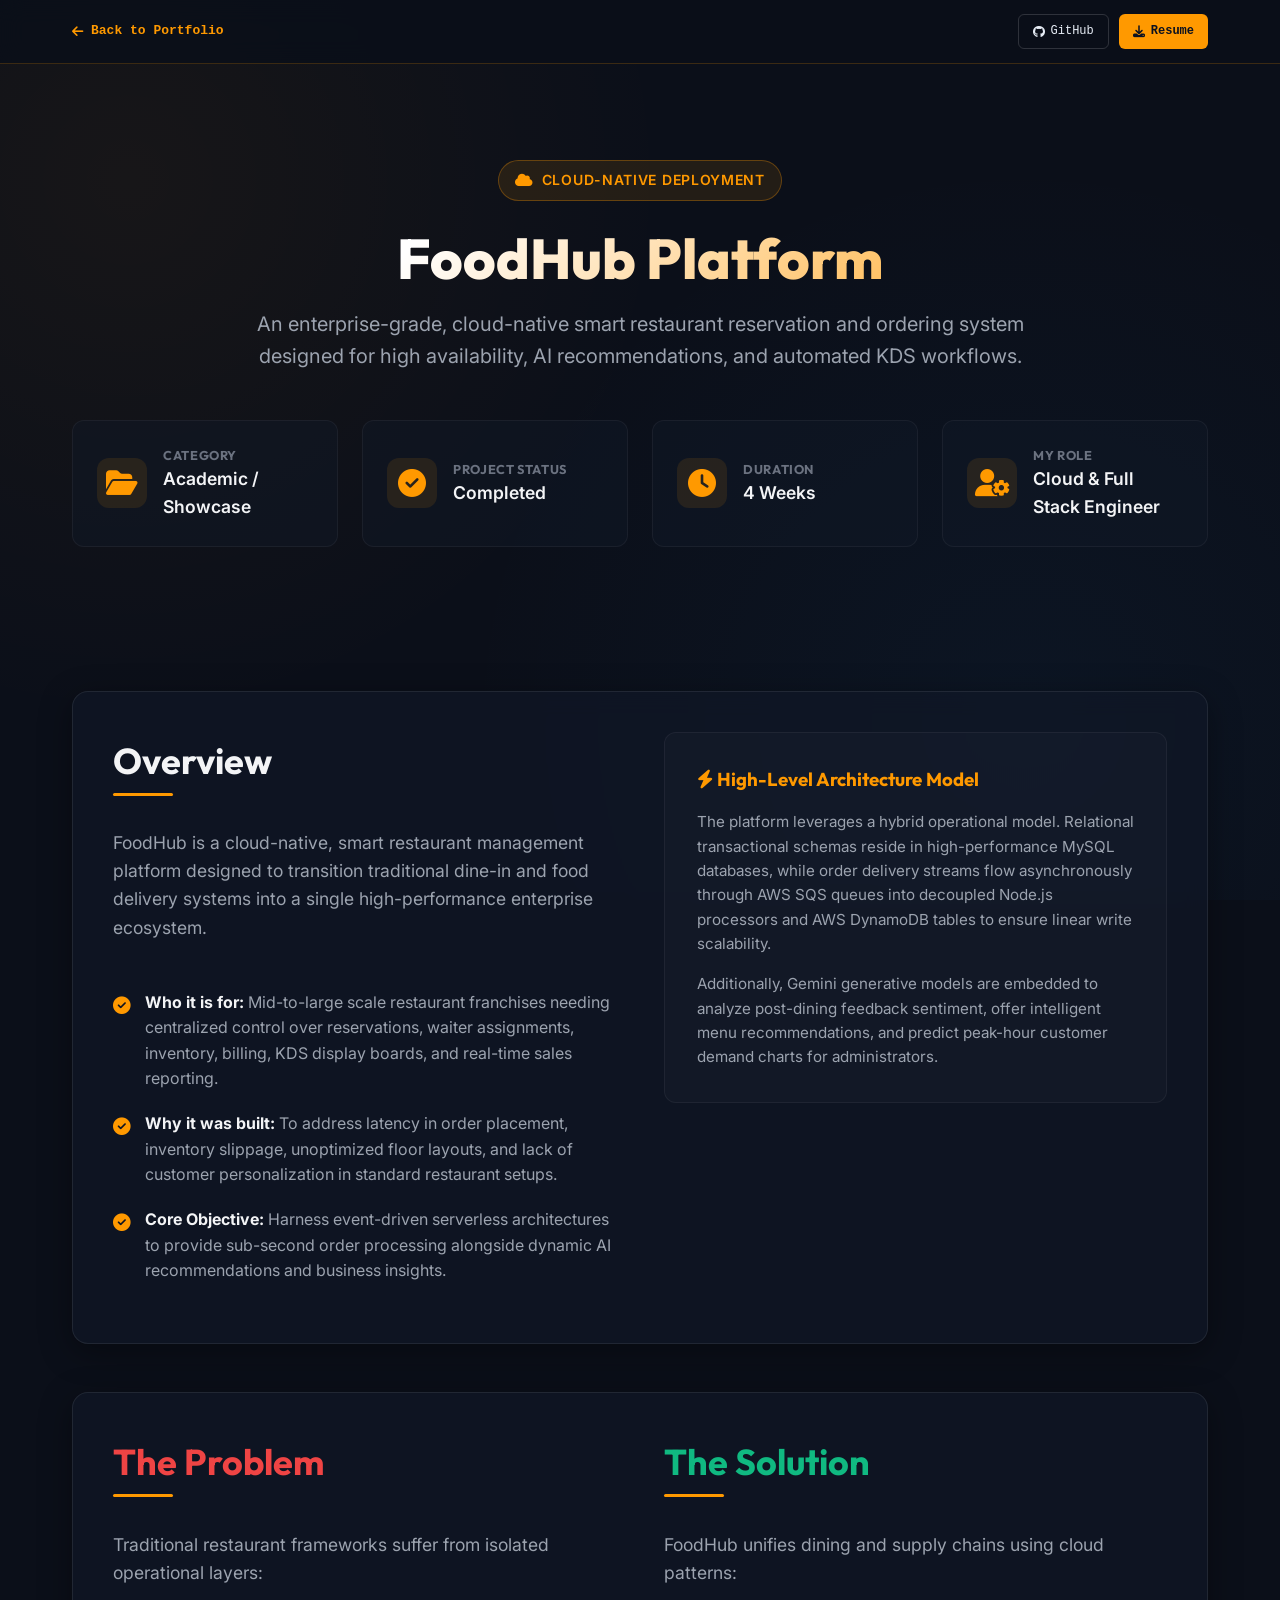
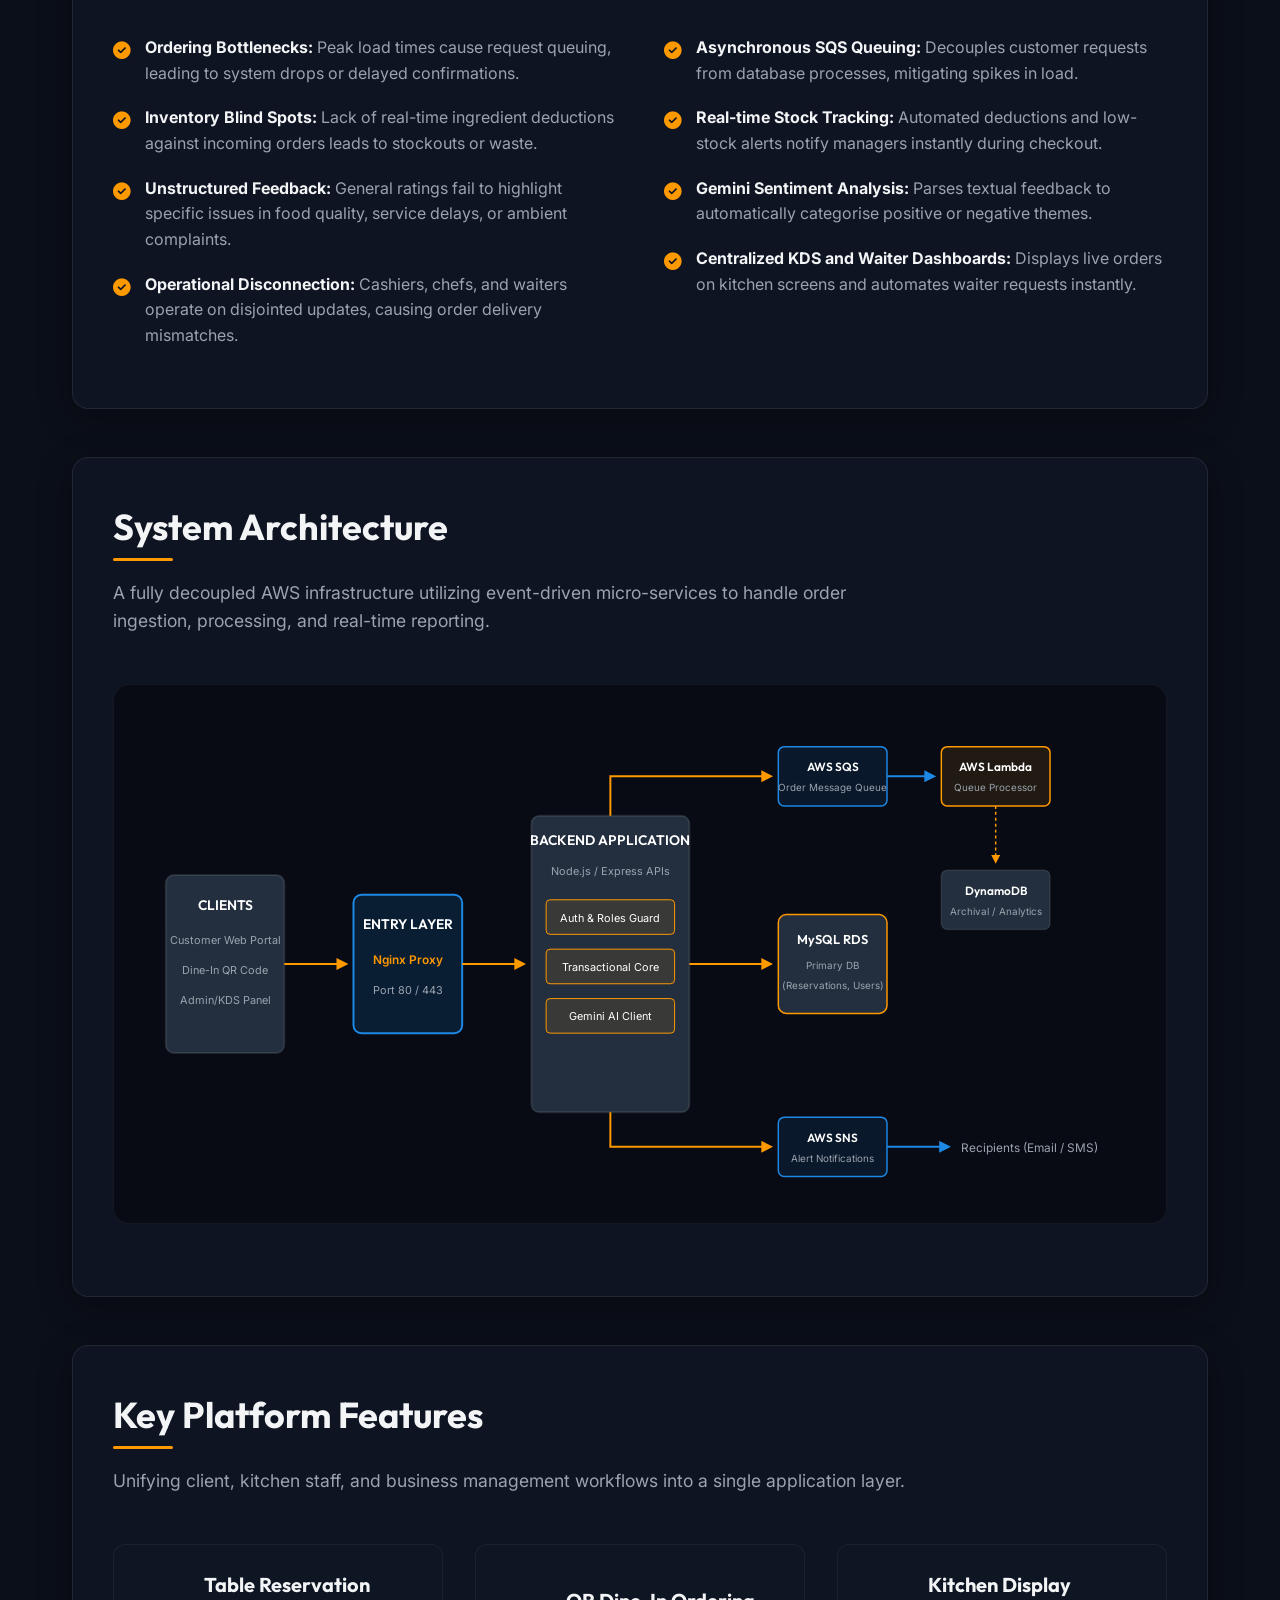
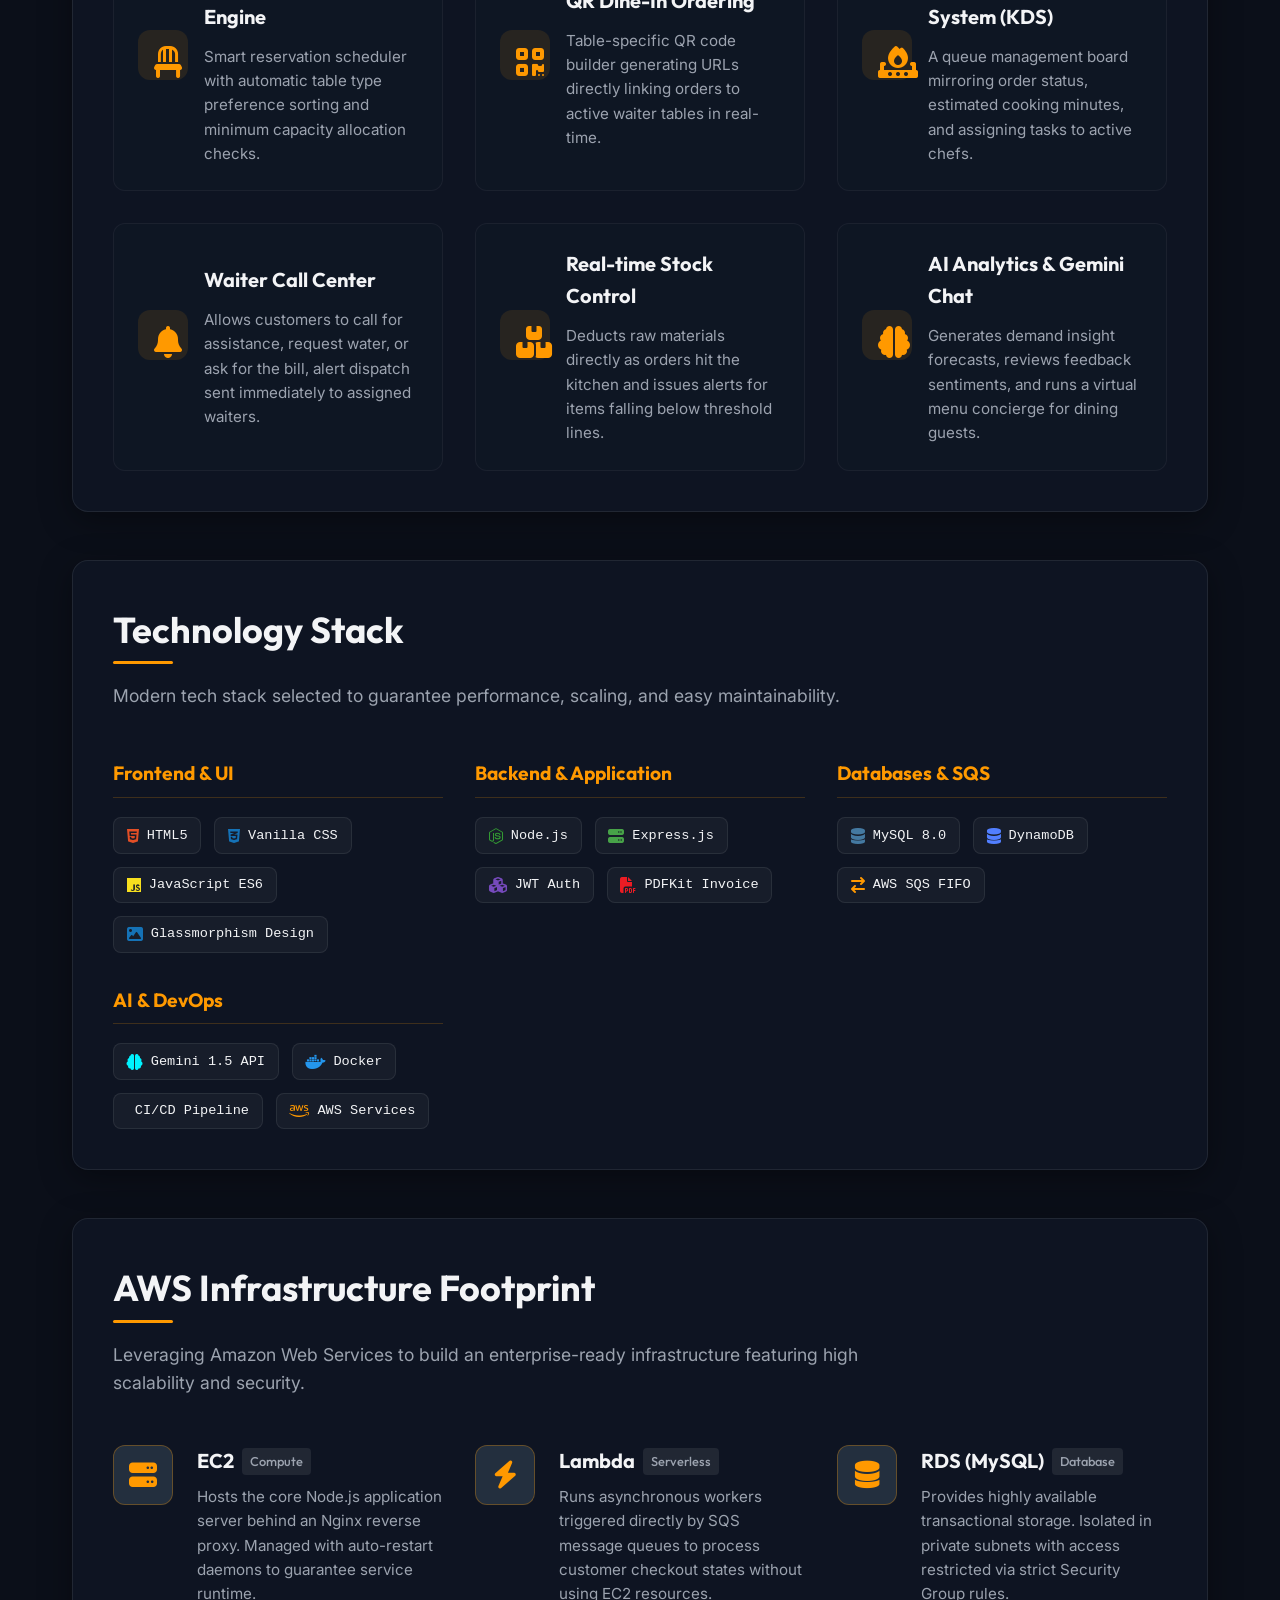
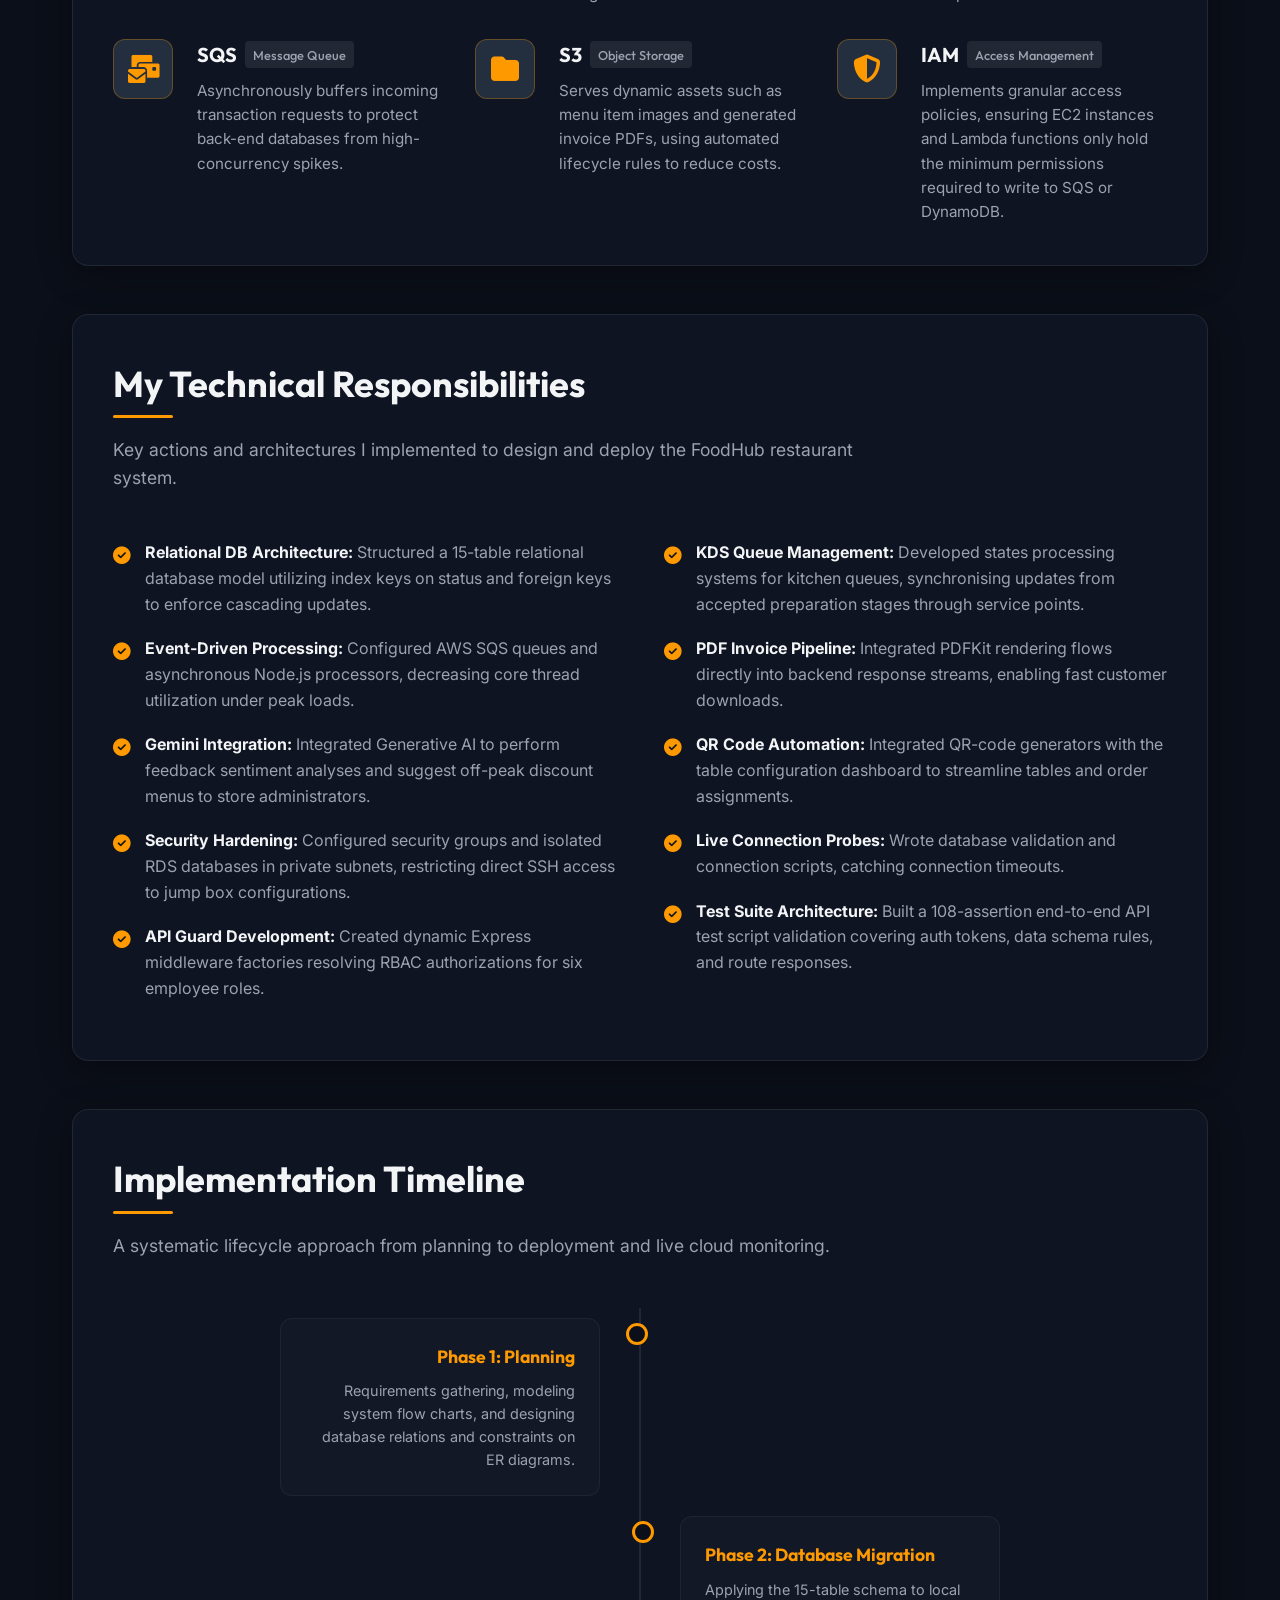
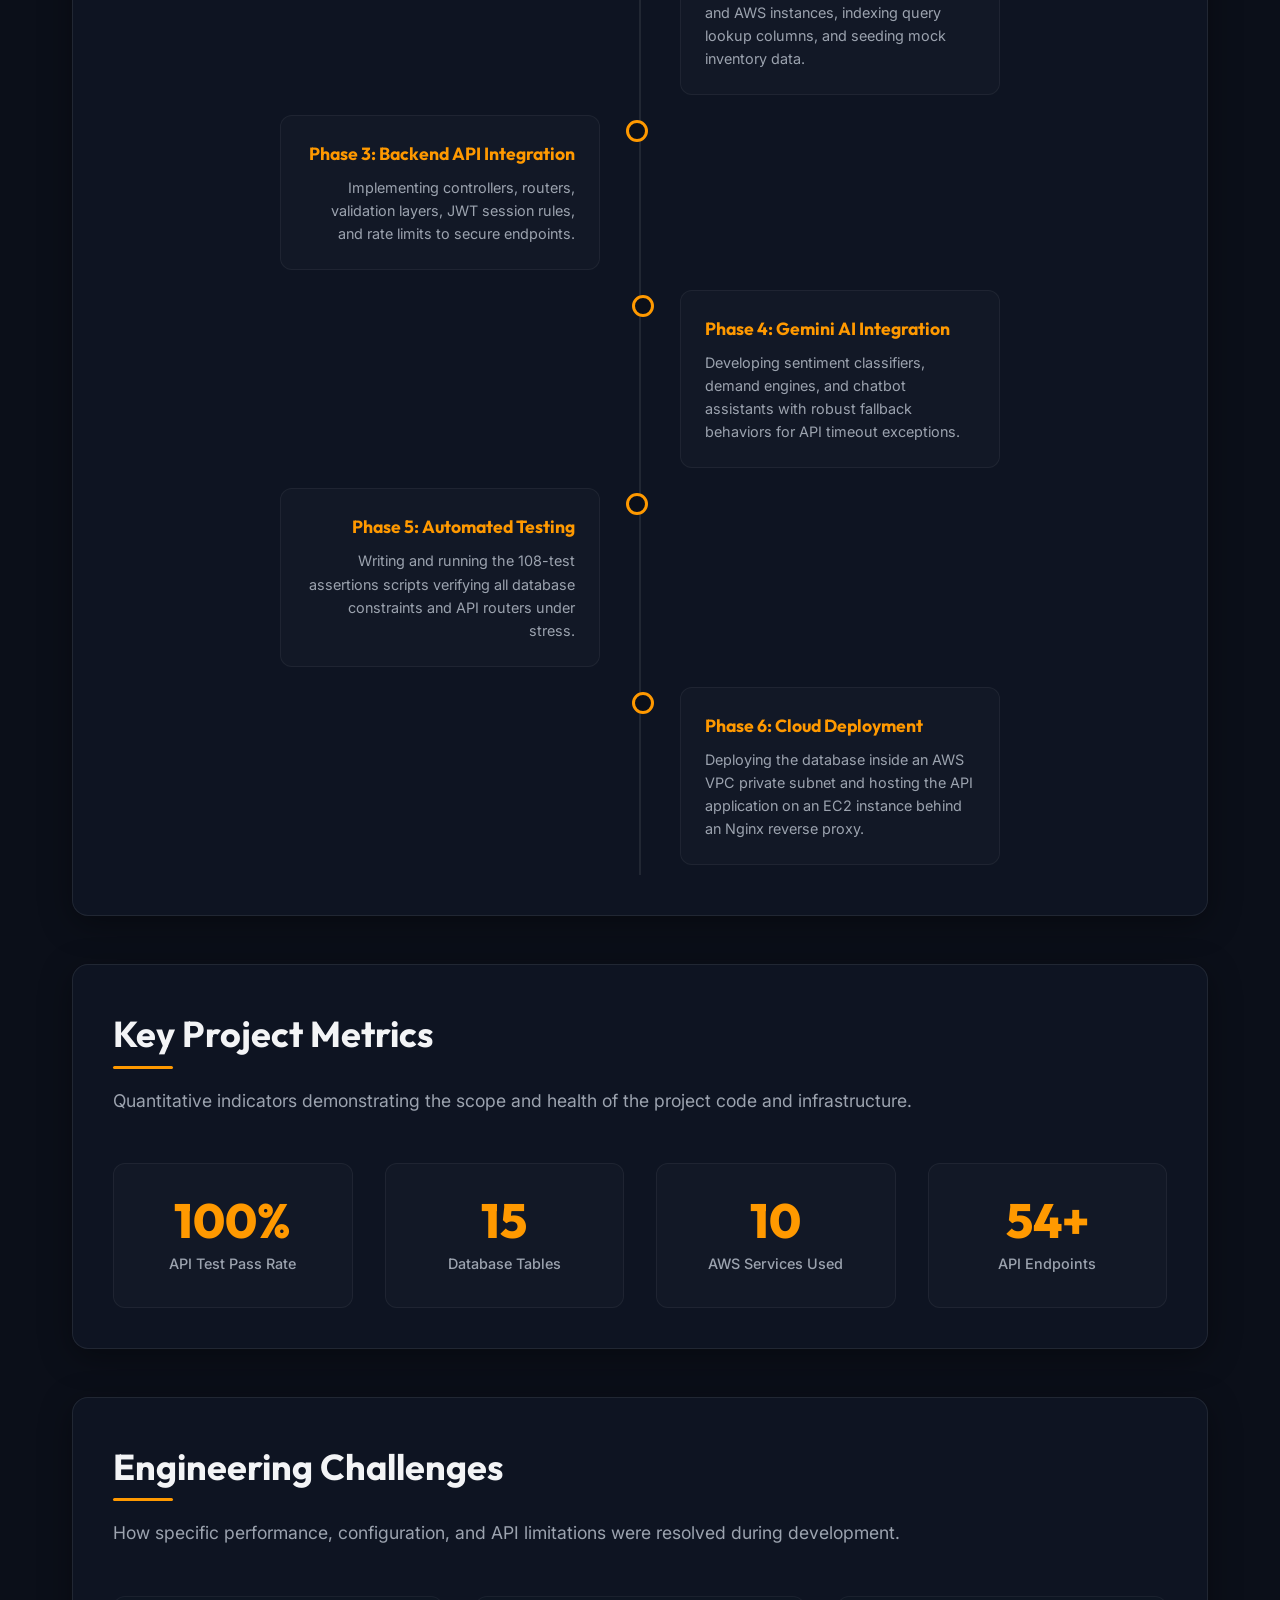
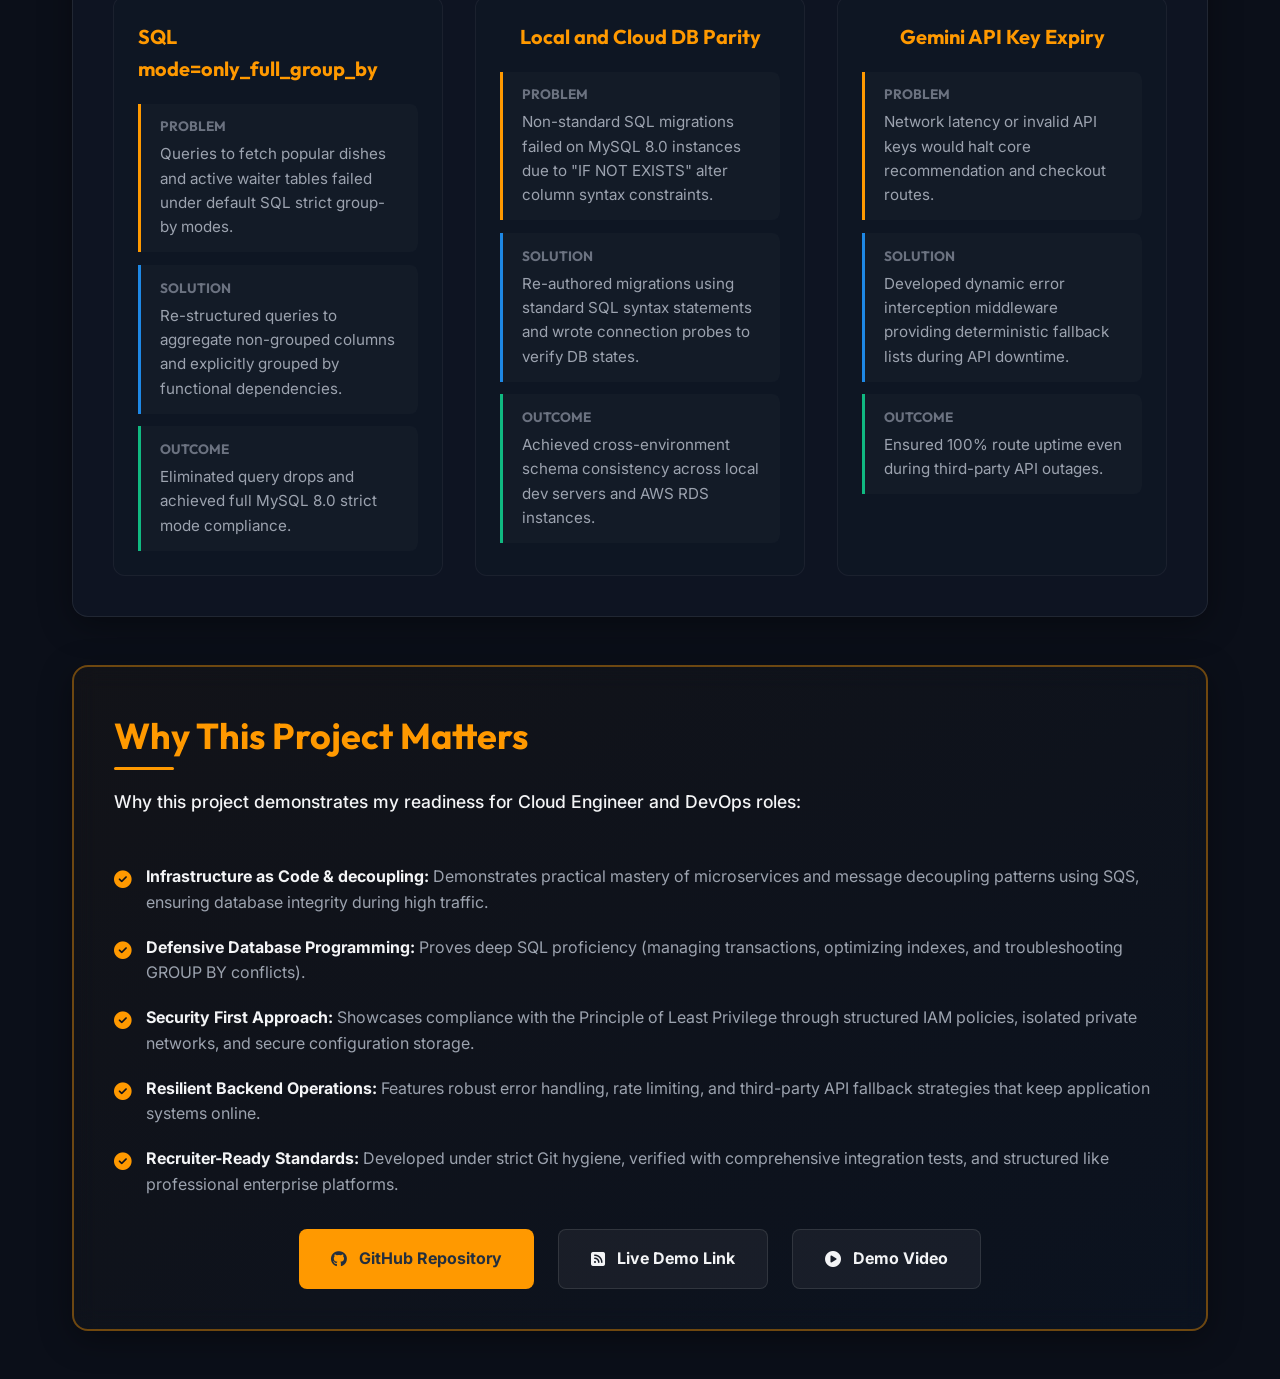
<file: Restaurant Order System.html>
<!DOCTYPE html>
<html lang="en">
<head>
  <meta charset="UTF-8">
  <meta name="viewport" content="width=device-width, initial-scale=1.0">
  <title>FoodHub — Smart Cloud Restaurant Platform Case Study</title>
  <!-- Google Fonts -->
  <link href="https://fonts.googleapis.com/css2?family=Inter:wght@300;400;500;600;700;800&family=Outfit:wght@400;500;600;700;800&display=swap" rel="stylesheet">
  <!-- Font Awesome Icons -->
  <link rel="stylesheet" href="https://cdnjs.cloudflare.com/ajax/libs/font-awesome/6.4.0/css/all.min.css">
  
  <style>
    :root {
      --bg-base: #0B0F19;
      --bg-surface: rgba(17, 24, 39, 0.7);
      --bg-surface-border: rgba(255, 255, 255, 0.08);
      --aws-orange: #FF9900;
      --aws-squid-ink: #232F3E;
      --aws-blue: #1E88E5;
      --text-primary: #F3F4F6;
      --text-secondary: #9CA3AF;
      --text-muted: #6B7280;
      --success: #10B981;
      --error: #EF4444;
      --transition-speed: 0.3s;
    }

    * {
      box-sizing: border-box;
      margin: 0;
      padding: 0;
      scroll-behavior: smooth;
    }

    body {
      font-family: 'Inter', sans-serif;
      background-color: var(--bg-base);
      color: var(--text-primary);
      line-height: 1.6;
      overflow-x: hidden;
      background-image: 
        radial-gradient(circle at 10% 20%, rgba(255, 153, 0, 0.05) 0%, transparent 40%),
        radial-gradient(circle at 80% 80%, rgba(30, 136, 229, 0.05) 0%, transparent 45%);
      background-attachment: fixed;
    }

    h1, h2, h3, h4 {
      font-family: 'Outfit', sans-serif;
      font-weight: 700;
    }

    .container {
      max-width: 1200px;
      margin: 0 auto;
      padding: 0 2rem;
    }

    /* Glassmorphism utility */
    .glass-card {
      background: var(--bg-surface);
      backdrop-filter: blur(12px);
      -webkit-backdrop-filter: blur(12px);
      border: 1px solid var(--bg-surface-border);
      border-radius: 16px;
      padding: 2.5rem;
      box-shadow: 0 8px 32px 0 rgba(0, 0, 0, 0.37);
      transition: transform var(--transition-speed), border-color var(--transition-speed), box-shadow var(--transition-speed);
      margin-bottom: 3rem;
    }

    .glass-card:hover {
      border-color: rgba(255, 153, 0, 0.2);
      box-shadow: 0 12px 40px 0 rgba(255, 153, 0, 0.08);
    }

    /* Header & Hero Section */
    header {
      position: relative;
      padding: 6rem 0 4rem;
      text-align: center;
    }

    .badge {
      display: inline-flex;
      align-items: center;
      gap: 0.5rem;
      background: rgba(255, 153, 0, 0.1);
      color: var(--aws-orange);
      border: 1px solid rgba(255, 153, 0, 0.3);
      padding: 0.5rem 1rem;
      border-radius: 99px;
      font-size: 0.875rem;
      font-weight: 600;
      text-transform: uppercase;
      letter-spacing: 0.05em;
      margin-bottom: 1.5rem;
    }

    .title-gradient {
      font-size: 3.5rem;
      font-weight: 800;
      line-height: 1.2;
      background: linear-gradient(135deg, #FFF 30%, var(--aws-orange) 100%);
      -webkit-background-clip: text;
      -webkit-text-fill-color: transparent;
      margin-bottom: 1rem;
    }

    .subtitle {
      font-size: 1.25rem;
      color: var(--text-secondary);
      max-width: 800px;
      margin: 0 auto 3rem;
    }

    /* Quick Info Cards */
    .project-info-grid {
      display: grid;
      grid-template-columns: repeat(auto-fit, minmax(220px, 1fr));
      gap: 1.5rem;
      margin-bottom: 5rem;
    }

    .info-card {
      background: rgba(17, 24, 39, 0.5);
      border: 1px solid rgba(255, 255, 255, 0.05);
      border-radius: 12px;
      padding: 1.5rem;
      text-align: left;
      display: flex;
      align-items: center;
      gap: 1rem;
    }

    .info-card i {
      font-size: 1.75rem;
      color: var(--aws-orange);
      background: rgba(255, 153, 0, 0.1);
      padding: 1rem;
      border-radius: 12px;
      width: 50px;
      height: 50px;
      display: flex;
      align-items: center;
      justify-content: center;
      width: 50px;
      height: 50px;
      flex-shrink: 0;
    }

    .info-card-content h4 {
      font-size: 0.8rem;
      text-transform: uppercase;
      letter-spacing: 0.05em;
      color: var(--text-muted);
    }

    .info-card-content p {
      font-size: 1.1rem;
      font-weight: 600;
      color: var(--text-primary);
    }

    /* Sections Layout */
    section {
      padding: 2rem 0;
    }

    .section-title {
      font-size: 2.25rem;
      margin-bottom: 1.5rem;
      position: relative;
      display: inline-block;
    }

    .section-title::after {
      content: '';
      position: absolute;
      left: 0;
      bottom: -6px;
      width: 60px;
      height: 3px;
      background: var(--aws-orange);
      border-radius: 99px;
    }

    .section-description {
      color: var(--text-secondary);
      font-size: 1.1rem;
      margin-bottom: 3rem;
      max-width: 800px;
    }

    /* Grid Layouts */
    .two-col-grid {
      display: grid;
      grid-template-columns: 1fr 1fr;
      gap: 3rem;
      align-items: start;
    }

    @media (max-width: 768px) {
      .two-col-grid {
        grid-template-columns: 1fr;
      }
      .title-gradient {
        font-size: 2.5rem;
      }
    }

    /* Bullet List style */
    .custom-list {
      list-style: none;
    }

    .custom-list li {
      position: relative;
      padding-left: 2rem;
      margin-bottom: 1.2rem;
      color: var(--text-secondary);
    }

    .custom-list li::before {
      content: "\f058";
      font-family: "Font Awesome 6 Free";
      font-weight: 900;
      position: absolute;
      left: 0;
      top: 2px;
      color: var(--aws-orange);
      font-size: 1.1rem;
    }

    .custom-list strong {
      color: var(--text-primary);
    }

    /* Feature Grid & Cards */
    .feature-grid {
      display: grid;
      grid-template-columns: repeat(auto-fit, minmax(280px, 1fr));
      gap: 2rem;
    }

    .feature-card {
      text-align: left;
    }

    .feature-card i {
      font-size: 2rem;
      color: var(--aws-orange);
      margin-bottom: 1.5rem;
      display: inline-block;
    }

    .feature-card h3 {
      font-size: 1.25rem;
      margin-bottom: 0.75rem;
      color: var(--text-primary);
    }

    .feature-card p {
      color: var(--text-secondary);
      font-size: 0.95rem;
    }

    /* Tech Stack Badge Lists */
    .tech-stack-container {
      display: grid;
      grid-template-columns: repeat(auto-fit, minmax(260px, 1fr));
      gap: 2rem;
    }

    .tech-group h3 {
      font-size: 1.2rem;
      margin-bottom: 1.2rem;
      color: var(--aws-orange);
      border-bottom: 1px solid rgba(255, 153, 0, 0.2);
      padding-bottom: 0.5rem;
    }

    .badge-cloud {
      display: flex;
      flex-wrap: wrap;
      gap: 0.8rem;
    }

    .tech-tag {
      background: rgba(255, 255, 255, 0.04);
      border: 1px solid rgba(255, 255, 255, 0.08);
      padding: 0.4rem 0.8rem;
      border-radius: 8px;
      font-size: 0.85rem;
      font-family: monospace;
      color: var(--text-primary);
      display: flex;
      align-items: center;
      gap: 0.5rem;
      transition: background var(--transition-speed), border-color var(--transition-speed);
    }

    .tech-tag:hover {
      background: rgba(255, 153, 0, 0.08);
      border-color: rgba(255, 153, 0, 0.3);
    }

    .tech-tag i {
      font-size: 1rem;
    }

    /* AWS Services detailed section */
    .aws-services-grid {
      display: grid;
      grid-template-columns: repeat(auto-fit, minmax(320px, 1fr));
      gap: 2rem;
    }

    .aws-service-card {
      display: flex;
      gap: 1.5rem;
      align-items: start;
    }

    .aws-icon-wrapper {
      background: var(--aws-squid-ink);
      border: 1px solid rgba(255, 153, 0, 0.3);
      padding: 1rem;
      border-radius: 12px;
      font-size: 1.75rem;
      color: var(--aws-orange);
      display: flex;
      align-items: center;
      justify-content: center;
      width: 60px;
      height: 60px;
      flex-shrink: 0;
    }

    .aws-service-content h3 {
      font-size: 1.25rem;
      margin-bottom: 0.5rem;
      display: flex;
      align-items: center;
      gap: 0.5rem;
    }

    .aws-service-content h3 span {
      font-size: 0.8rem;
      background: rgba(255, 255, 255, 0.08);
      padding: 0.2rem 0.5rem;
      border-radius: 4px;
      color: var(--text-secondary);
      font-weight: 500;
    }

    .aws-service-content p {
      color: var(--text-secondary);
      font-size: 0.95rem;
    }

    /* Timeline component */
    .timeline {
      position: relative;
      max-width: 800px;
      margin: 0 auto;
    }

    .timeline::after {
      content: '';
      position: absolute;
      width: 2px;
      background: rgba(255, 255, 255, 0.08);
      top: 0;
      bottom: 0;
      left: 50%;
      margin-left: -1px;
    }

    .timeline-item {
      padding: 10px 40px;
      position: relative;
      background-color: inherit;
      width: 50%;
    }

    .timeline-item::after {
      content: '';
      position: absolute;
      width: 16px;
      height: 16px;
      right: -8px;
      background-color: var(--bg-base);
      border: 3px solid var(--aws-orange);
      top: 15px;
      border-radius: 50%;
      z-index: 1;
    }

    .left {
      left: 0;
      text-align: right;
    }

    .right {
      left: 50%;
      text-align: left;
    }

    .left::after {
      right: -8px;
    }

    .right::after {
      left: -8px;
    }

    .timeline-content {
      padding: 1.5rem;
      background: rgba(255, 255, 255, 0.02);
      border: 1px solid rgba(255, 255, 255, 0.05);
      border-radius: 12px;
    }

    .timeline-content h3 {
      font-size: 1.1rem;
      color: var(--aws-orange);
      margin-bottom: 0.5rem;
    }

    .timeline-content p {
      font-size: 0.9rem;
      color: var(--text-secondary);
    }

    @media (max-width: 768px) {
      .timeline::after {
        left: 31px;
      }
      .timeline-item {
        width: 100%;
        padding-left: 70px;
        padding-right: 25px;
        text-align: left;
      }
      .timeline-item::after {
        left: 22px;
      }
      .right {
        left: 0%;
      }
    }

    /* Challenge Cards */
    .challenge-grid {
      display: grid;
      grid-template-columns: repeat(auto-fit, minmax(320px, 1fr));
      gap: 2rem;
    }

    .challenge-card {
      display: flex;
      flex-direction: column;
      gap: 1.2rem;
    }

    .challenge-card h3 {
      color: var(--aws-orange);
      font-size: 1.25rem;
    }

    .challenge-card .pill-group {
      display: flex;
      flex-direction: column;
      gap: 0.8rem;
    }

    .challenge-pill {
      background: rgba(255, 255, 255, 0.02);
      border-left: 3px solid var(--aws-orange);
      padding: 0.8rem 1.2rem;
      border-radius: 0 8px 8px 0;
    }

    .challenge-pill.sol {
      border-left-color: var(--aws-blue);
    }

    .challenge-pill.out {
      border-left-color: var(--success);
    }

    .challenge-pill h4 {
      font-size: 0.85rem;
      text-transform: uppercase;
      color: var(--text-muted);
      margin-bottom: 0.25rem;
    }

    .challenge-pill p {
      font-size: 0.95rem;
      color: var(--text-secondary);
    }

    /* Metrics Grid */
    .metrics-grid {
      display: grid;
      grid-template-columns: repeat(auto-fit, minmax(220px, 1fr));
      gap: 2rem;
      margin-top: 2rem;
    }

    .metric-item {
      text-align: center;
      background: rgba(255, 255, 255, 0.02);
      border: 1px solid rgba(255, 255, 255, 0.05);
      border-radius: 12px;
      padding: 2rem 1.5rem;
    }

    .metric-value {
      font-size: 3rem;
      font-weight: 800;
      color: var(--aws-orange);
      font-family: 'Outfit', sans-serif;
      line-height: 1;
      margin-bottom: 0.5rem;
    }

    .metric-label {
      font-size: 0.9rem;
      color: var(--text-secondary);
      font-weight: 500;
    }

    /* Links container */
    .links-wrapper {
      display: flex;
      flex-wrap: wrap;
      gap: 1.5rem;
      justify-content: center;
      margin-top: 2rem;
    }

    .btn {
      display: inline-flex;
      align-items: center;
      gap: 0.75rem;
      background: var(--aws-orange);
      color: var(--aws-squid-ink);
      font-weight: 700;
      padding: 1rem 2rem;
      border-radius: 8px;
      text-decoration: none;
      transition: transform 0.2s, background-color 0.2s;
    }

    .btn:hover {
      transform: translateY(-2px);
      background-color: #e08800;
    }

    .btn-secondary {
      background: rgba(255, 255, 255, 0.05);
      color: var(--text-primary);
      border: 1px solid rgba(255, 255, 255, 0.1);
    }

    .btn-secondary:hover {
      background: rgba(255, 255, 255, 0.1);
    }

    /* Recruiter summary focus styling */
    .recruiter-summary-card {
      border: 2px solid rgba(255, 153, 0, 0.4);
      background: linear-gradient(145deg, rgba(255, 153, 0, 0.03) 0%, rgba(30, 136, 229, 0.03) 100%);
    }

    /* SVG Architecture container */
    .architecture-diagram-wrapper {
      background: rgba(0, 0, 0, 0.4);
      border: 1px solid rgba(255, 255, 255, 0.05);
      border-radius: 16px;
      padding: 2rem;
      display: flex;
      justify-content: center;
      align-items: center;
      margin-bottom: 2rem;
      overflow-x: auto;
    }

    .architecture-diagram-wrapper svg {
      width: 100%;
      min-width: 800px;
      height: auto;
    }
  /* Case study sticky top nav */
  .case-nav {
    position: sticky; top: 0; z-index: 100;
    background: rgba(11, 15, 25, 0.95);
    backdrop-filter: blur(12px);
    -webkit-backdrop-filter: blur(12px);
    border-bottom: 1px solid rgba(255, 153, 0, 0.2);
    padding: 14px 0;
  }
  .case-nav-inner {
    max-width: 1200px; margin: 0 auto; padding: 0 2rem;
    display: flex; align-items: center; justify-content: space-between; gap: 16px;
  }
  .back-link {
    display: inline-flex; align-items: center; gap: 8px;
    color: #FF9900; font-family: monospace; font-size: 13px; font-weight: 600;
    text-decoration: none; transition: opacity .2s;
  }
  .back-link:hover { opacity: 0.8; }
  .case-nav-actions { display: flex; gap: 10px; }
  .case-nav-btn {
    font-family: monospace; font-size: 12px; padding: 7px 14px; border-radius: 6px;
    display: inline-flex; align-items: center; gap: 6px; text-decoration: none;
    transition: all .2s ease;
  }
  .case-nav-btn.primary { background: #FF9900; color: #0B1120; font-weight: 700; }
  .case-nav-btn.primary:hover { background: #e08800; }
  .case-nav-btn.secondary { background: transparent; border: 1px solid rgba(255,255,255,0.15); color: #E7EDF6; }
  .case-nav-btn.secondary:hover { border-color: #FF9900; color: #FF9900; }
  </style>
</head>
<body>

  <!-- Sticky Case Study Navigation -->
  <nav class="case-nav">
    <div class="case-nav-inner">
      <a href="index.html" class="back-link">
        <i class="fa-solid fa-arrow-left"></i> Back to Portfolio
      </a>
      <div class="case-nav-actions">
        <a href="https://github.com/ajithkumar31082004-bit/Restaurant-Order-System" target="_blank" rel="noopener" class="case-nav-btn secondary">
          <i class="fa-brands fa-github"></i> GitHub
        </a>
        <a href="Ajithkumar_M_Resume_CloudDevOps.docx" download class="case-nav-btn primary">
          <i class="fa-solid fa-download"></i> Resume
        </a>
      </div>
    </div>
  </nav>

  <div class="container">
    
    <!-- Header Hero -->
    <header>
      <div class="badge">
        <i class="fa-solid fa-cloud"></i> Cloud-Native Deployment
      </div>
      <h1 class="title-gradient">FoodHub Platform</h1>
      <p class="subtitle">An enterprise-grade, cloud-native smart restaurant reservation and ordering system designed for high availability, AI recommendations, and automated KDS workflows.</p>
      
      <!-- Quick Info Block -->
      <div class="project-info-grid">
        <div class="info-card">
          <i class="fa-solid fa-folder-open"></i>
          <div class="info-card-content">
            <h4>Category</h4>
            <p>Academic / Showcase</p>
          </div>
        </div>
        <div class="info-card">
          <i class="fa-solid fa-circle-check"></i>
          <div class="info-card-content">
            <h4>Project Status</h4>
            <p>Completed</p>
          </div>
        </div>
        <div class="info-card">
          <i class="fa-solid fa-clock"></i>
          <div class="info-card-content">
            <h4>Duration</h4>
            <p>4 Weeks</p>
          </div>
        </div>
        <div class="info-card">
          <i class="fa-solid fa-user-gear"></i>
          <div class="info-card-content">
            <h4>My Role</h4>
            <p>Cloud & Full Stack Engineer</p>
          </div>
        </div>
      </div>
    </header>

    <!-- Overview Section -->
    <section id="overview" class="glass-card">
      <div class="two-col-grid">
        <div>
          <h2 class="section-title">Overview</h2>
          <p class="section-description" style="margin-top: 1rem;">
            FoodHub is a cloud-native, smart restaurant management platform designed to transition traditional dine-in and food delivery systems into a single high-performance enterprise ecosystem.
          </p>
          <ul class="custom-list">
            <li><strong>Who it is for:</strong> Mid-to-large scale restaurant franchises needing centralized control over reservations, waiter assignments, inventory, billing, KDS display boards, and real-time sales reporting.</li>
            <li><strong>Why it was built:</strong> To address latency in order placement, inventory slippage, unoptimized floor layouts, and lack of customer personalization in standard restaurant setups.</li>
            <li><strong>Core Objective:</strong> Harness event-driven serverless architectures to provide sub-second order processing alongside dynamic AI recommendations and business insights.</li>
          </ul>
        </div>
        <div style="background: rgba(255,255,255,0.02); border-radius: 12px; padding: 2rem; border: 1px solid rgba(255,255,255,0.05);">
          <h3 style="color: var(--aws-orange); margin-bottom: 1rem;"><i class="fa-solid fa-bolt"></i> High-Level Architecture Model</h3>
          <p style="font-size: 0.95rem; color: var(--text-secondary); margin-bottom: 1rem;">
            The platform leverages a hybrid operational model. Relational transactional schemas reside in high-performance MySQL databases, while order delivery streams flow asynchronously through AWS SQS queues into decoupled Node.js processors and AWS DynamoDB tables to ensure linear write scalability.
          </p>
          <p style="font-size: 0.95rem; color: var(--text-secondary);">
            Additionally, Gemini generative models are embedded to analyze post-dining feedback sentiment, offer intelligent menu recommendations, and predict peak-hour customer demand charts for administrators.
          </p>
        </div>
      </div>
    </section>

    <!-- Problem & Solution -->
    <section id="problem-solution" class="glass-card">
      <div class="two-col-grid">
        <div>
          <h2 class="section-title" style="color: var(--error);">The Problem</h2>
          <p class="section-description" style="margin-top: 1rem; color: var(--text-secondary);">
            Traditional restaurant frameworks suffer from isolated operational layers:
          </p>
          <ul class="custom-list">
            <li><strong>Ordering Bottlenecks:</strong> Peak load times cause request queuing, leading to system drops or delayed confirmations.</li>
            <li><strong>Inventory Blind Spots:</strong> Lack of real-time ingredient deductions against incoming orders leads to stockouts or waste.</li>
            <li><strong>Unstructured Feedback:</strong> General ratings fail to highlight specific issues in food quality, service delays, or ambient complaints.</li>
            <li><strong>Operational Disconnection:</strong> Cashiers, chefs, and waiters operate on disjointed updates, causing order delivery mismatches.</li>
          </ul>
        </div>
        <div>
          <h2 class="section-title" style="color: var(--success);">The Solution</h2>
          <p class="section-description" style="margin-top: 1rem; color: var(--text-secondary);">
            FoodHub unifies dining and supply chains using cloud patterns:
          </p>
          <ul class="custom-list">
            <li><strong>Asynchronous SQS Queuing:</strong> Decouples customer requests from database processes, mitigating spikes in load.</li>
            <li><strong>Real-time Stock Tracking:</strong> Automated deductions and low-stock alerts notify managers instantly during checkout.</li>
            <li><strong>Gemini Sentiment Analysis:</strong> Parses textual feedback to automatically categorise positive or negative themes.</li>
            <li><strong>Centralized KDS and Waiter Dashboards:</strong> Displays live orders on kitchen screens and automates waiter requests instantly.</li>
          </ul>
        </div>
      </div>
    </section>

    <!-- System Architecture Diagram -->
    <section id="architecture" class="glass-card">
      <h2 class="section-title">System Architecture</h2>
      <p class="section-description">A fully decoupled AWS infrastructure utilizing event-driven micro-services to handle order ingestion, processing, and real-time reporting.</p>
      
      <div class="architecture-diagram-wrapper">
        <!-- SVG Architecture Diagram -->
        <svg viewBox="0 0 1000 480" xmlns="http://www.w3.org/2000/svg">
          <!-- Background Grid lines -->
          <defs>
            <marker id="arrow" viewBox="0 0 10 10" refX="6" refY="5" markerWidth="6" markerHeight="6" orient="auto-start-reverse">
              <path d="M 0 0 L 10 5 L 0 10 z" fill="#FF9900"/>
            </marker>
            <marker id="arrow-blue" viewBox="0 0 10 10" refX="6" refY="5" markerWidth="6" markerHeight="6" orient="auto-start-reverse">
              <path d="M 0 0 L 10 5 L 0 10 z" fill="#1E88E5"/>
            </marker>
          </defs>

          <!-- Client Layer -->
          <rect x="20" y="160" width="120" height="180" rx="8" fill="#232F3E" stroke="rgba(255,255,255,0.1)" stroke-width="2"/>
          <text x="80" y="195" fill="#FFF" font-family="Outfit" font-size="14" font-weight="600" text-anchor="middle">CLIENTS</text>
          <text x="80" y="230" fill="#9CA3AF" font-family="Inter" font-size="11" text-anchor="middle">Customer Web Portal</text>
          <text x="80" y="260" fill="#9CA3AF" font-family="Inter" font-size="11" text-anchor="middle">Dine-In QR Code</text>
          <text x="80" y="290" fill="#9CA3AF" font-family="Inter" font-size="11" text-anchor="middle">Admin/KDS Panel</text>

          <!-- Routing/CDN -->
          <path d="M 140 250 L 200 250" stroke="#FF9900" stroke-width="2" marker-end="url(#arrow)"/>
          
          <rect x="210" y="180" width="110" height="140" rx="8" fill="#1E88E5" fill-opacity="0.15" stroke="#1E88E5" stroke-width="2"/>
          <text x="265" y="215" fill="#FFF" font-family="Outfit" font-size="14" font-weight="600" text-anchor="middle">ENTRY LAYER</text>
          <text x="265" y="250" fill="#FF9900" font-family="Inter" font-size="12" font-weight="600" text-anchor="middle">Nginx Proxy</text>
          <text x="265" y="280" fill="#9CA3AF" font-family="Inter" font-size="11" text-anchor="middle">Port 80 / 443</text>

          <path d="M 320 250 L 380 250" stroke="#FF9900" stroke-width="2" marker-end="url(#arrow)"/>

          <!-- Backend API Server -->
          <rect x="390" y="100" width="160" height="300" rx="8" fill="#232F3E" stroke="rgba(255,255,255,0.1)" stroke-width="2"/>
          <text x="470" y="130" fill="#FFF" font-family="Outfit" font-size="14" font-weight="600" text-anchor="middle">BACKEND APPLICATION</text>
          <text x="470" y="160" fill="#9CA3AF" font-family="Inter" font-size="11" text-anchor="middle">Node.js / Express APIs</text>
          
          <!-- Inner Sub-modules -->
          <rect x="405" y="185" width="130" height="35" rx="4" fill="rgba(255,153,0,0.1)" stroke="#FF9900" stroke-width="1"/>
          <text x="470" y="207" fill="#FFF" font-family="Inter" font-size="11" text-anchor="middle">Auth & Roles Guard</text>

          <rect x="405" y="235" width="130" height="35" rx="4" fill="rgba(255,153,0,0.1)" stroke="#FF9900" stroke-width="1"/>
          <text x="470" y="257" fill="#FFF" font-family="Inter" font-size="11" text-anchor="middle">Transactional Core</text>

          <rect x="405" y="285" width="130" height="35" rx="4" fill="rgba(255,153,0,0.1)" stroke="#FF9900" stroke-width="1"/>
          <text x="470" y="307" fill="#FFF" font-family="Inter" font-size="11" text-anchor="middle">Gemini AI Client</text>

          <!-- Asynchronous Order Pipeline (Top Path) -->
          <path d="M 470 100 L 470 60 L 630 60" stroke="#FF9900" stroke-width="2" fill="none" marker-end="url(#arrow)"/>
          
          <rect x="640" y="30" width="110" height="60" rx="6" fill="#1E88E5" fill-opacity="0.1" stroke="#1E88E5" stroke-width="1.5"/>
          <text x="695" y="55" fill="#FFF" font-family="Outfit" font-size="12" font-weight="600" text-anchor="middle">AWS SQS</text>
          <text x="695" y="75" fill="#9CA3AF" font-family="Inter" font-size="10" text-anchor="middle">Order Message Queue</text>

          <path d="M 750 60 L 795 60" stroke="#1E88E5" stroke-width="2" marker-end="url(#arrow-blue)"/>

          <rect x="805" y="30" width="110" height="60" rx="6" fill="#FF9900" fill-opacity="0.1" stroke="#FF9900" stroke-width="1.5"/>
          <text x="860" y="55" fill="#FFF" font-family="Outfit" font-size="12" font-weight="600" text-anchor="middle">AWS Lambda</text>
          <text x="860" y="75" fill="#9CA3AF" font-family="Inter" font-size="10" text-anchor="middle">Queue Processor</text>

          <path d="M 860 90 L 860 145" stroke="#FF9900" stroke-width="1.5" stroke-dasharray="3,3" marker-end="url(#arrow)"/>

          <rect x="805" y="155" width="110" height="60" rx="6" fill="#232F3E" stroke="rgba(255,255,255,0.1)" stroke-width="1.5"/>
          <text x="860" y="180" fill="#FFF" font-family="Outfit" font-size="12" font-weight="600" text-anchor="middle">DynamoDB</text>
          <text x="860" y="200" fill="#9CA3AF" font-family="Inter" font-size="10" text-anchor="middle">Archival / Analytics</text>

          <!-- Direct Database connections (Right Path) -->
          <path d="M 550 250 L 630 250" stroke="#FF9900" stroke-width="2" marker-end="url(#arrow)"/>
          
          <rect x="640" y="200" width="110" height="100" rx="8" fill="#232F3E" stroke="#FF9900" stroke-width="1.5"/>
          <text x="695" y="230" fill="#FFF" font-family="Outfit" font-size="13" font-weight="600" text-anchor="middle">MySQL RDS</text>
          <text x="695" y="255" fill="#9CA3AF" font-family="Inter" font-size="10" text-anchor="middle">Primary DB</text>
          <text x="695" y="275" fill="#9CA3AF" font-family="Inter" font-size="10" text-anchor="middle">(Reservations, Users)</text>

          <!-- AWS Notification Core (Bottom Path) -->
          <path d="M 470 400 L 470 435 L 630 435" stroke="#FF9900" stroke-width="2" fill="none" marker-end="url(#arrow)"/>

          <rect x="640" y="405" width="110" height="60" rx="6" fill="#1E88E5" fill-opacity="0.1" stroke="#1E88E5" stroke-width="1.5"/>
          <text x="695" y="430" fill="#FFF" font-family="Outfit" font-size="12" font-weight="600" text-anchor="middle">AWS SNS</text>
          <text x="695" y="450" fill="#9CA3AF" font-family="Inter" font-size="10" text-anchor="middle">Alert Notifications</text>
          
          <path d="M 750 435 L 810 435" stroke="#1E88E5" stroke-width="2" marker-end="url(#arrow-blue)"/>
          
          <text x="825" y="440" fill="#9CA3AF" font-family="Inter" font-size="12" text-anchor="start">Recipients (Email / SMS)</text>
        </svg>
      </div>
    </section>

    <!-- Key Features -->
    <section id="features" class="glass-card">
      <h2 class="section-title">Key Platform Features</h2>
      <p class="section-description">Unifying client, kitchen staff, and business management workflows into a single application layer.</p>
      
      <div class="feature-grid">
        <!-- 1 -->
        <div class="info-card feature-card">
          <i class="fa-solid fa-chair"></i>
          <div>
            <h3>Table Reservation Engine</h3>
            <p>Smart reservation scheduler with automatic table type preference sorting and minimum capacity allocation checks.</p>
          </div>
        </div>
        <!-- 2 -->
        <div class="info-card feature-card">
          <i class="fa-solid fa-qrcode"></i>
          <div>
            <h3>QR Dine-In Ordering</h3>
            <p>Table-specific QR code builder generating URLs directly linking orders to active waiter tables in real-time.</p>
          </div>
        </div>
        <!-- 3 -->
        <div class="info-card feature-card">
          <i class="fa-solid fa-fire-burner"></i>
          <div>
            <h3>Kitchen Display System (KDS)</h3>
            <p>A queue management board mirroring order status, estimated cooking minutes, and assigning tasks to active chefs.</p>
          </div>
        </div>
        <!-- 4 -->
        <div class="info-card feature-card">
          <i class="fa-solid fa-bell"></i>
          <div>
            <h3>Waiter Call Center</h3>
            <p>Allows customers to call for assistance, request water, or ask for the bill, alert dispatch sent immediately to assigned waiters.</p>
          </div>
        </div>
        <!-- 5 -->
        <div class="info-card feature-card">
          <i class="fa-solid fa-boxes-stacked"></i>
          <div>
            <h3>Real-time Stock Control</h3>
            <p>Deducts raw materials directly as orders hit the kitchen and issues alerts for items falling below threshold lines.</p>
          </div>
        </div>
        <!-- 6 -->
        <div class="info-card feature-card">
          <i class="fa-solid fa-brain"></i>
          <div>
            <h3>AI Analytics & Gemini Chat</h3>
            <p>Generates demand insight forecasts, reviews feedback sentiments, and runs a virtual menu concierge for dining guests.</p>
          </div>
        </div>
      </div>
    </section>

    <!-- Tech Stack -->
    <section id="tech-stack" class="glass-card">
      <h2 class="section-title">Technology Stack</h2>
      <p class="section-description">Modern tech stack selected to guarantee performance, scaling, and easy maintainability.</p>
      
      <div class="tech-stack-container">
        <!-- Front -->
        <div class="tech-group">
          <h3>Frontend & UI</h3>
          <div class="badge-cloud">
            <span class="tech-tag"><i class="fa-brands fa-html5" style="color: #E34F26;"></i> HTML5</span>
            <span class="tech-tag"><i class="fa-brands fa-css3-alt" style="color: #1572B6;"></i> Vanilla CSS</span>
            <span class="tech-tag"><i class="fa-brands fa-js" style="color: #F7DF1E;"></i> JavaScript ES6</span>
            <span class="tech-tag"><i class="fa-solid fa-image" style="color: #1572B6;"></i> Glassmorphism Design</span>
          </div>
        </div>
        <!-- Back -->
        <div class="tech-group">
          <h3>Backend & Application</h3>
          <div class="badge-cloud">
            <span class="tech-tag"><i class="fa-brands fa-node-js" style="color: #339933;"></i> Node.js</span>
            <span class="tech-tag"><i class="fa-solid fa-server" style="color: #47A248;"></i> Express.js</span>
            <span class="tech-tag"><i class="fa-solid fa-cubes" style="color: #764ABC;"></i> JWT Auth</span>
            <span class="tech-tag"><i class="fa-solid fa-file-pdf" style="color: #EC1C24;"></i> PDFKit Invoice</span>
          </div>
        </div>
        <!-- DB -->
        <div class="tech-group">
          <h3>Databases & SQS</h3>
          <div class="badge-cloud">
            <span class="tech-tag"><i class="fa-solid fa-database" style="color: #4479A1;"></i> MySQL 8.0</span>
            <span class="tech-tag"><i class="fa-solid fa-database" style="color: #527FFF;"></i> DynamoDB</span>
            <span class="tech-tag"><i class="fa-solid fa-arrow-right-arrow-left" style="color: #FF9900;"></i> AWS SQS FIFO</span>
          </div>
        </div>
        <!-- AI & Cloud -->
        <div class="tech-group">
          <h3>AI & DevOps</h3>
          <div class="badge-cloud">
            <span class="tech-tag"><i class="fa-solid fa-brain" style="color: #00F2FE;"></i> Gemini 1.5 API</span>
            <span class="tech-tag"><i class="fa-brands fa-docker" style="color: #2496ED;"></i> Docker</span>
            <span class="tech-tag"><i class="fa-brands fa-github-actions" style="color: #2088FF;"></i> CI/CD Pipeline</span>
            <span class="tech-tag"><i class="fa-brands fa-aws" style="color: #FF9900;"></i> AWS Services</span>
          </div>
        </div>
      </div>
    </section>

    <!-- AWS Services Detailed -->
    <section id="aws-services" class="glass-card">
      <h2 class="section-title">AWS Infrastructure Footprint</h2>
      <p class="section-description">Leveraging Amazon Web Services to build an enterprise-ready infrastructure featuring high scalability and security.</p>
      
      <div class="aws-services-grid">
        <!-- 1 -->
        <div class="aws-service-card">
          <div class="aws-icon-wrapper"><i class="fa-solid fa-server"></i></div>
          <div class="aws-service-content">
            <h3>EC2 <span>Compute</span></h3>
            <p>Hosts the core Node.js application server behind an Nginx reverse proxy. Managed with auto-restart daemons to guarantee service runtime.</p>
          </div>
        </div>
        <!-- 2 -->
        <div class="aws-service-card">
          <div class="aws-icon-wrapper"><i class="fa-solid fa-bolt"></i></div>
          <div class="aws-service-content">
            <h3>Lambda <span>Serverless</span></h3>
            <p>Runs asynchronous workers triggered directly by SQS message queues to process customer checkout states without using EC2 resources.</p>
          </div>
        </div>
        <!-- 3 -->
        <div class="aws-service-card">
          <div class="aws-icon-wrapper"><i class="fa-solid fa-database"></i></div>
          <div class="aws-service-content">
            <h3>RDS (MySQL) <span>Database</span></h3>
            <p>Provides highly available transactional storage. Isolated in private subnets with access restricted via strict Security Group rules.</p>
          </div>
        </div>
        <!-- 4 -->
        <div class="aws-service-card">
          <div class="aws-icon-wrapper"><i class="fa-solid fa-envelopes-bulk"></i></div>
          <div class="aws-service-content">
            <h3>SQS <span>Message Queue</span></h3>
            <p>Asynchronously buffers incoming transaction requests to protect back-end databases from high-concurrency spikes.</p>
          </div>
        </div>
        <!-- 5 -->
        <div class="aws-service-card">
          <div class="aws-icon-wrapper"><i class="fa-solid fa-folder"></i></div>
          <div class="aws-service-content">
            <h3>S3 <span>Object Storage</span></h3>
            <p>Serves dynamic assets such as menu item images and generated invoice PDFs, using automated lifecycle rules to reduce costs.</p>
          </div>
        </div>
        <!-- 6 -->
        <div class="aws-service-card">
          <div class="aws-icon-wrapper"><i class="fa-solid fa-shield-halved"></i></div>
          <div class="aws-service-content">
            <h3>IAM <span>Access Management</span></h3>
            <p>Implements granular access policies, ensuring EC2 instances and Lambda functions only hold the minimum permissions required to write to SQS or DynamoDB.</p>
          </div>
        </div>
      </div>
    </section>

    <!-- My Responsibilities -->
    <section id="responsibilities" class="glass-card">
      <h2 class="section-title">My Technical Responsibilities</h2>
      <p class="section-description">Key actions and architectures I implemented to design and deploy the FoodHub restaurant system.</p>
      
      <div class="two-col-grid">
        <div>
          <ul class="custom-list">
            <li><strong>Relational DB Architecture:</strong> Structured a 15-table relational database model utilizing index keys on status and foreign keys to enforce cascading updates.</li>
            <li><strong>Event-Driven Processing:</strong> Configured AWS SQS queues and asynchronous Node.js processors, decreasing core thread utilization under peak loads.</li>
            <li><strong>Gemini Integration:</strong> Integrated Generative AI to perform feedback sentiment analyses and suggest off-peak discount menus to store administrators.</li>
            <li><strong>Security Hardening:</strong> Configured security groups and isolated RDS databases in private subnets, restricting direct SSH access to jump box configurations.</li>
            <li><strong>API Guard Development:</strong> Created dynamic Express middleware factories resolving RBAC authorizations for six employee roles.</li>
          </ul>
        </div>
        <div>
          <ul class="custom-list">
            <li><strong>KDS Queue Management:</strong> Developed states processing systems for kitchen queues, synchronising updates from accepted preparation stages through service points.</li>
            <li><strong>PDF Invoice Pipeline:</strong> Integrated PDFKit rendering flows directly into backend response streams, enabling fast customer downloads.</li>
            <li><strong>QR Code Automation:</strong> Integrated QR-code generators with the table configuration dashboard to streamline tables and order assignments.</li>
            <li><strong>Live Connection Probes:</strong> Wrote database validation and connection scripts, catching connection timeouts.</li>
            <li><strong>Test Suite Architecture:</strong> Built a 108-assertion end-to-end API test script validation covering auth tokens, data schema rules, and route responses.</li>
          </ul>
        </div>
      </div>
    </section>

    <!-- Implementation Process -->
    <section id="implementation" class="glass-card">
      <h2 class="section-title">Implementation Timeline</h2>
      <p class="section-description">A systematic lifecycle approach from planning to deployment and live cloud monitoring.</p>
      
      <div class="timeline">
        <div class="timeline-item left">
          <div class="timeline-content">
            <h3>Phase 1: Planning</h3>
            <p>Requirements gathering, modeling system flow charts, and designing database relations and constraints on ER diagrams.</p>
          </div>
        </div>
        <div class="timeline-item right">
          <div class="timeline-content">
            <h3>Phase 2: Database Migration</h3>
            <p>Applying the 15-table schema to local and AWS instances, indexing query lookup columns, and seeding mock inventory data.</p>
          </div>
        </div>
        <div class="timeline-item left">
          <div class="timeline-content">
            <h3>Phase 3: Backend API Integration</h3>
            <p>Implementing controllers, routers, validation layers, JWT session rules, and rate limits to secure endpoints.</p>
          </div>
        </div>
        <div class="timeline-item right">
          <div class="timeline-content">
            <h3>Phase 4: Gemini AI Integration</h3>
            <p>Developing sentiment classifiers, demand engines, and chatbot assistants with robust fallback behaviors for API timeout exceptions.</p>
          </div>
        </div>
        <div class="timeline-item left">
          <div class="timeline-content">
            <h3>Phase 5: Automated Testing</h3>
            <p>Writing and running the 108-test assertions scripts verifying all database constraints and API routers under stress.</p>
          </div>
        </div>
        <div class="timeline-item right">
          <div class="timeline-content">
            <h3>Phase 6: Cloud Deployment</h3>
            <p>Deploying the database inside an AWS VPC private subnet and hosting the API application on an EC2 instance behind an Nginx reverse proxy.</p>
          </div>
        </div>
      </div>
    </section>

    <!-- Project Metrics -->
    <section id="metrics" class="glass-card">
      <h2 class="section-title">Key Project Metrics</h2>
      <p class="section-description">Quantitative indicators demonstrating the scope and health of the project code and infrastructure.</p>
      
      <div class="metrics-grid">
        <div class="metric-item">
          <div class="metric-value">100%</div>
          <div class="metric-label">API Test Pass Rate</div>
        </div>
        <div class="metric-item">
          <div class="metric-value">15</div>
          <div class="metric-label">Database Tables</div>
        </div>
        <div class="metric-item">
          <div class="metric-value">10</div>
          <div class="metric-label">AWS Services Used</div>
        </div>
        <div class="metric-item">
          <div class="metric-value">54+</div>
          <div class="metric-label">API Endpoints</div>
        </div>
      </div>
    </section>

    <!-- Engineering Challenges -->
    <section id="challenges" class="glass-card">
      <h2 class="section-title">Engineering Challenges</h2>
      <p class="section-description">How specific performance, configuration, and API limitations were resolved during development.</p>
      
      <div class="challenge-grid">
        <!-- Card 1 -->
        <div class="info-card challenge-card">
          <h3>SQL mode=only_full_group_by</h3>
          <div class="pill-group">
            <div class="challenge-pill">
              <h4>Problem</h4>
              <p>Queries to fetch popular dishes and active waiter tables failed under default SQL strict group-by modes.</p>
            </div>
            <div class="challenge-pill sol">
              <h4>Solution</h4>
              <p>Re-structured queries to aggregate non-grouped columns and explicitly grouped by functional dependencies.</p>
            </div>
            <div class="challenge-pill out">
              <h4>Outcome</h4>
              <p>Eliminated query drops and achieved full MySQL 8.0 strict mode compliance.</p>
            </div>
          </div>
        </div>
        <!-- Card 2 -->
        <div class="info-card challenge-card">
          <h3>Local and Cloud DB Parity</h3>
          <div class="pill-group">
            <div class="challenge-pill">
              <h4>Problem</h4>
              <p>Non-standard SQL migrations failed on MySQL 8.0 instances due to "IF NOT EXISTS" alter column syntax constraints.</p>
            </div>
            <div class="challenge-pill sol">
              <h4>Solution</h4>
              <p>Re-authored migrations using standard SQL syntax statements and wrote connection probes to verify DB states.</p>
            </div>
            <div class="challenge-pill out">
              <h4>Outcome</h4>
              <p>Achieved cross-environment schema consistency across local dev servers and AWS RDS instances.</p>
            </div>
          </div>
        </div>
        <!-- Card 3 -->
        <div class="info-card challenge-card">
          <h3>Gemini API Key Expiry</h3>
          <div class="pill-group">
            <div class="challenge-pill">
              <h4>Problem</h4>
              <p>Network latency or invalid API keys would halt core recommendation and checkout routes.</p>
            </div>
            <div class="challenge-pill sol">
              <h4>Solution</h4>
              <p>Developed dynamic error interception middleware providing deterministic fallback lists during API downtime.</p>
            </div>
            <div class="challenge-pill out">
              <h4>Outcome</h4>
              <p>Ensured 100% route uptime even during third-party API outages.</p>
            </div>
          </div>
        </div>
      </div>
    </section>

    <!-- Recruiter Summary Focus -->
    <section id="why-this-matters" class="glass-card recruiter-summary-card">
      <h2 class="section-title" style="color: var(--aws-orange);">Why This Project Matters</h2>
      <p class="section-description" style="color: var(--text-primary); font-weight: 500;">Why this project demonstrates my readiness for Cloud Engineer and DevOps roles:</p>
      
      <ul class="custom-list">
        <li><strong>Infrastructure as Code & decoupling:</strong> Demonstrates practical mastery of microservices and message decoupling patterns using SQS, ensuring database integrity during high traffic.</li>
        <li><strong>Defensive Database Programming:</strong> Proves deep SQL proficiency (managing transactions, optimizing indexes, and troubleshooting GROUP BY conflicts).</li>
        <li><strong>Security First Approach:</strong> Showcases compliance with the Principle of Least Privilege through structured IAM policies, isolated private networks, and secure configuration storage.</li>
        <li><strong>Resilient Backend Operations:</strong> Features robust error handling, rate limiting, and third-party API fallback strategies that keep application systems online.</li>
        <li><strong>Recruiter-Ready Standards:</strong> Developed under strict Git hygiene, verified with comprehensive integration tests, and structured like professional enterprise platforms.</li>
      </ul>

      <div class="links-wrapper">
        <a href="https://github.com/ajithkumar31082004-bit/Restaurant-Order-System" class="btn" target="_blank">
          <i class="fa-brands fa-github"></i> GitHub Repository
        </a>
        <a href="http://13.235.16.232:5000" class="btn btn-secondary" target="_blank">
          <i class="fa-solid fa-square-rss"></i> Live Demo Link
        </a>
        <a href="https://drive.google.com/file/d/1Vl5fbf1p00n5gRNmyWck6fACncZMhN5H/view?usp=drive_link" class="btn btn-secondary" target="_blank">
          <i class="fa-solid fa-circle-play"></i> Demo Video
        </a>
      </div>
    </section>

  </div>

</body>
</html>
</file>
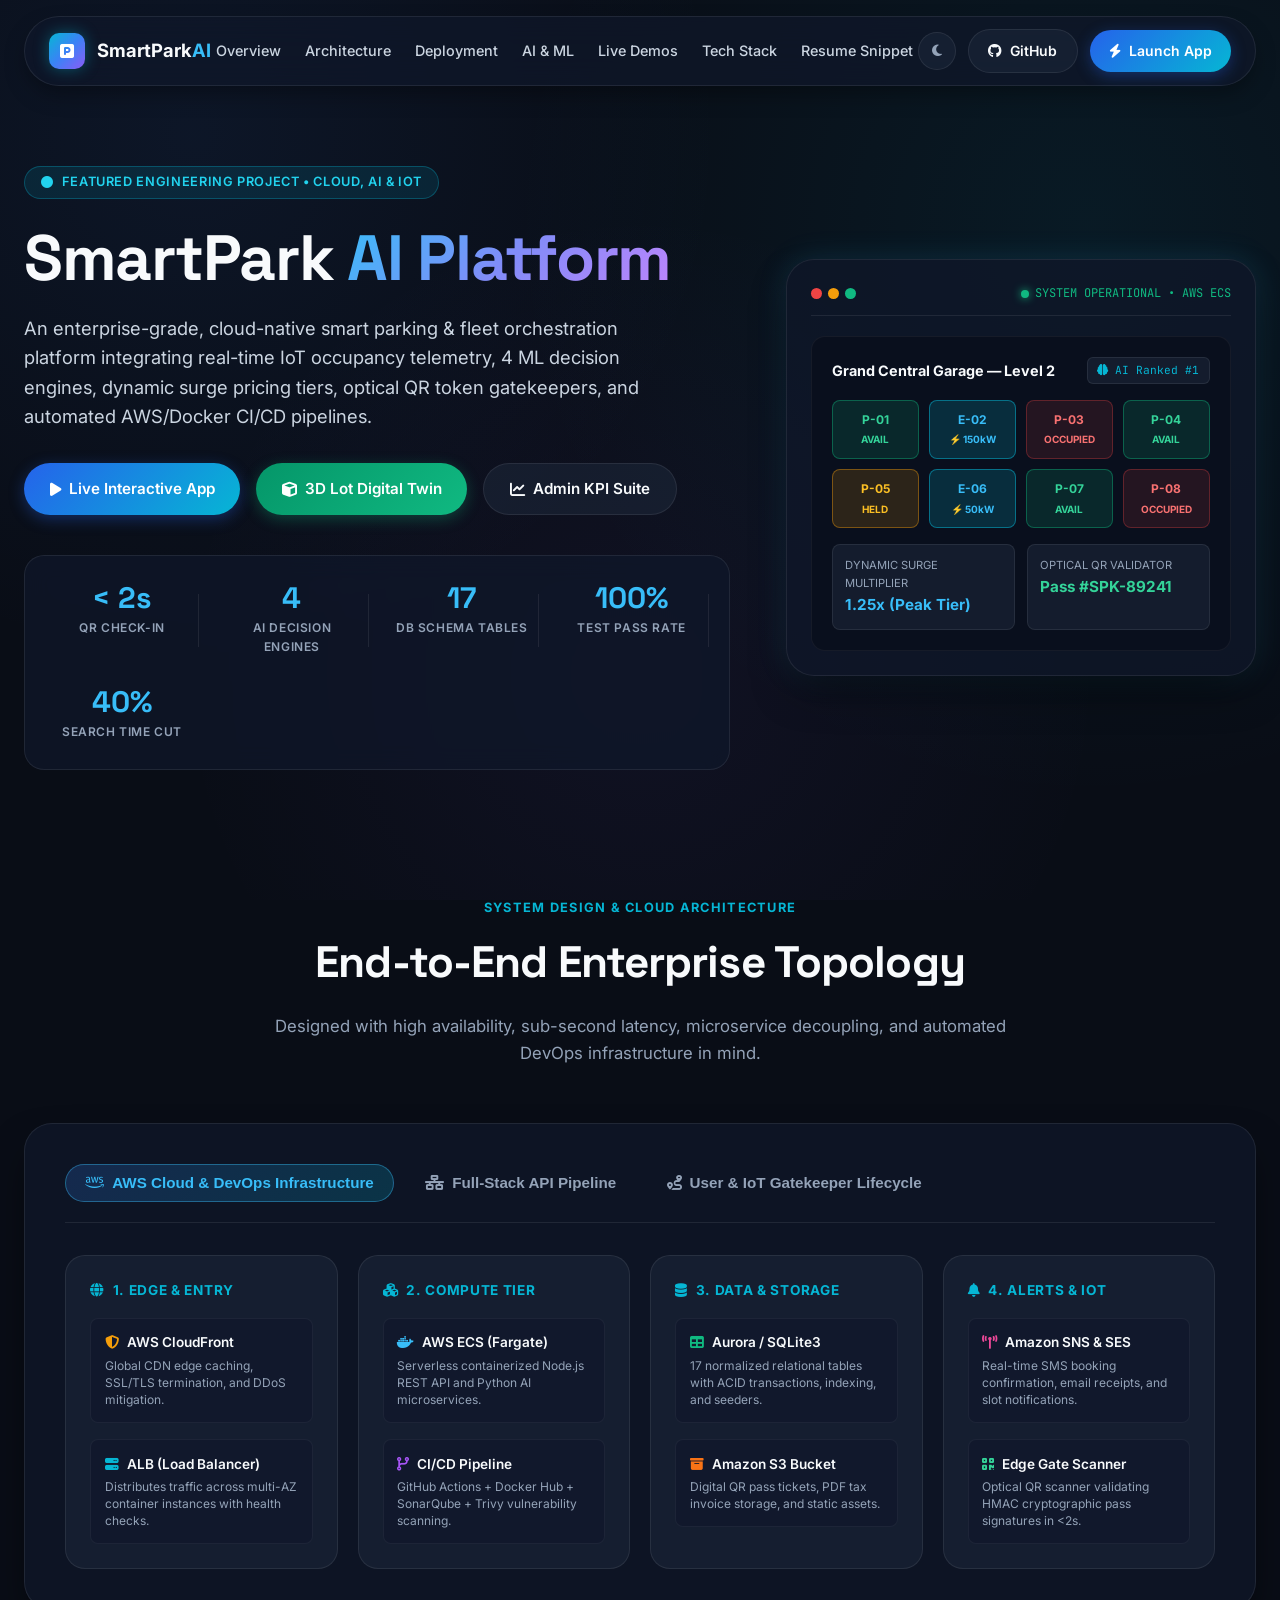
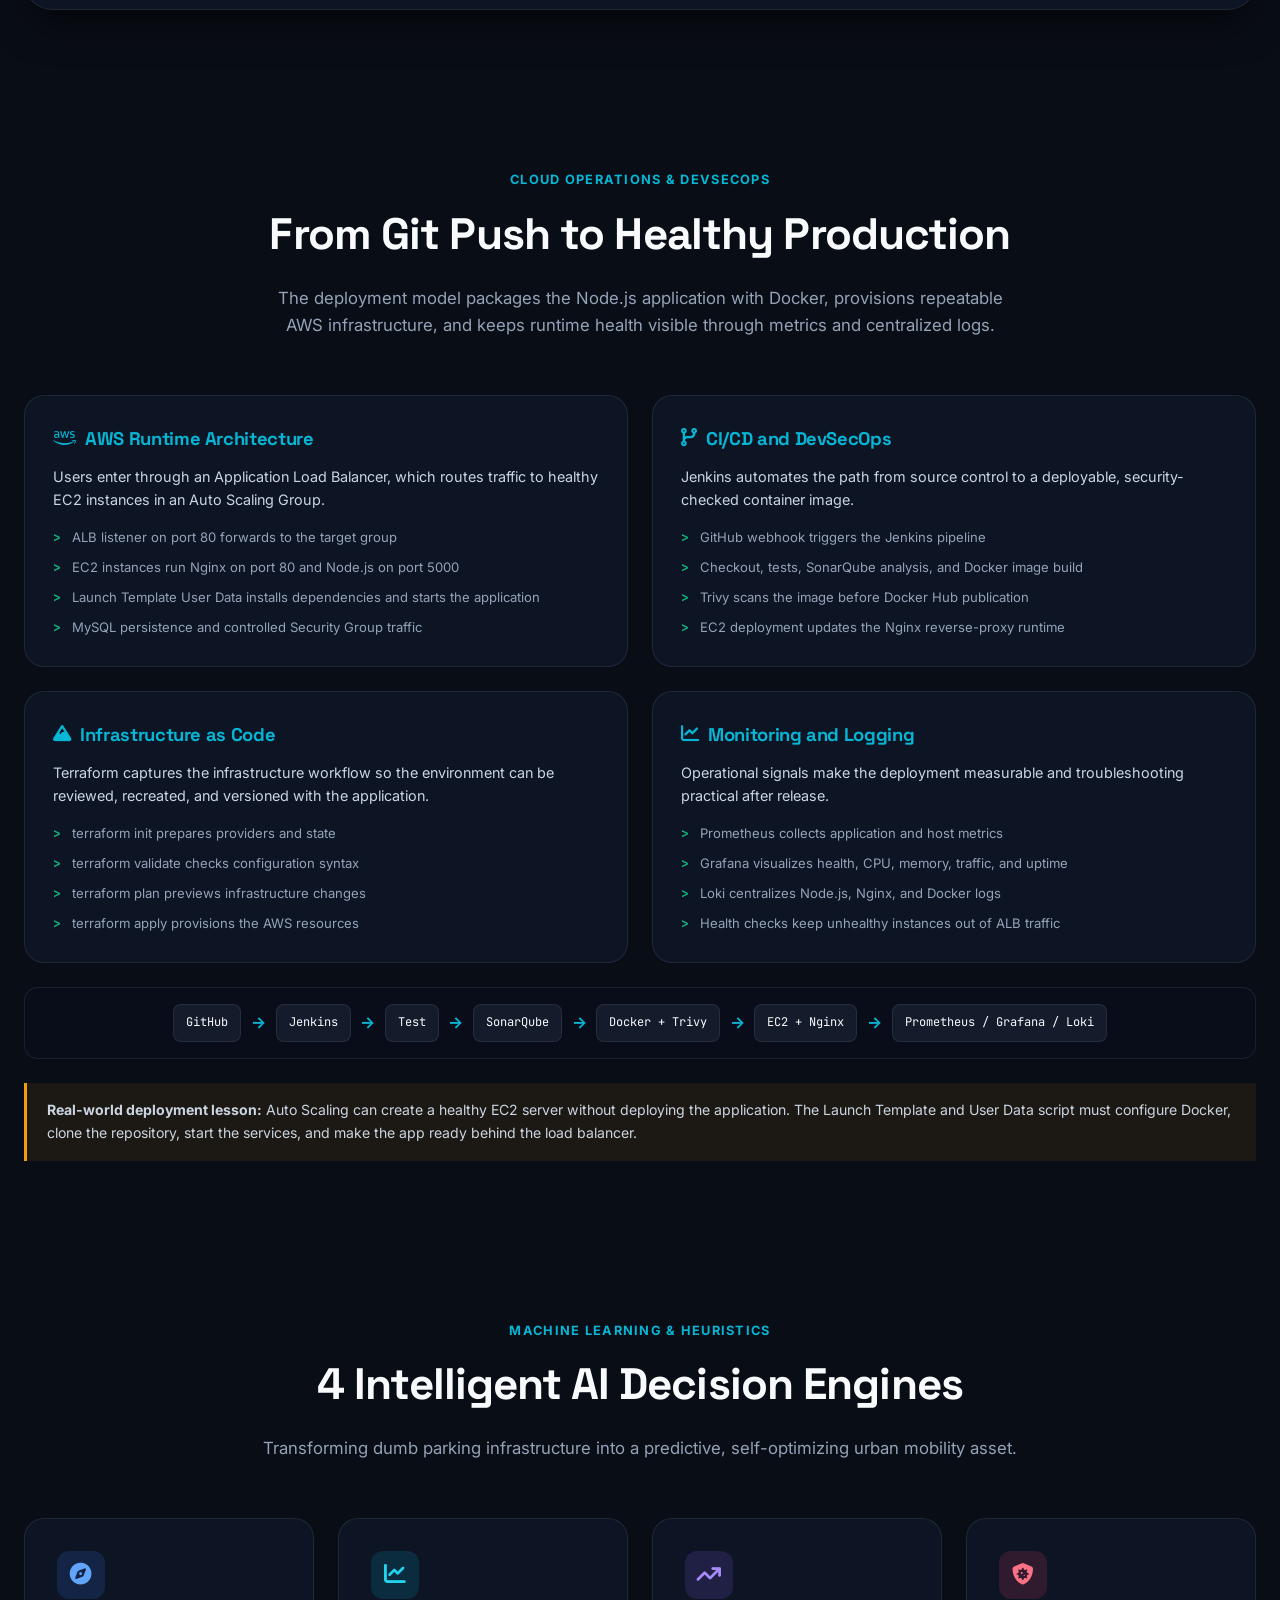
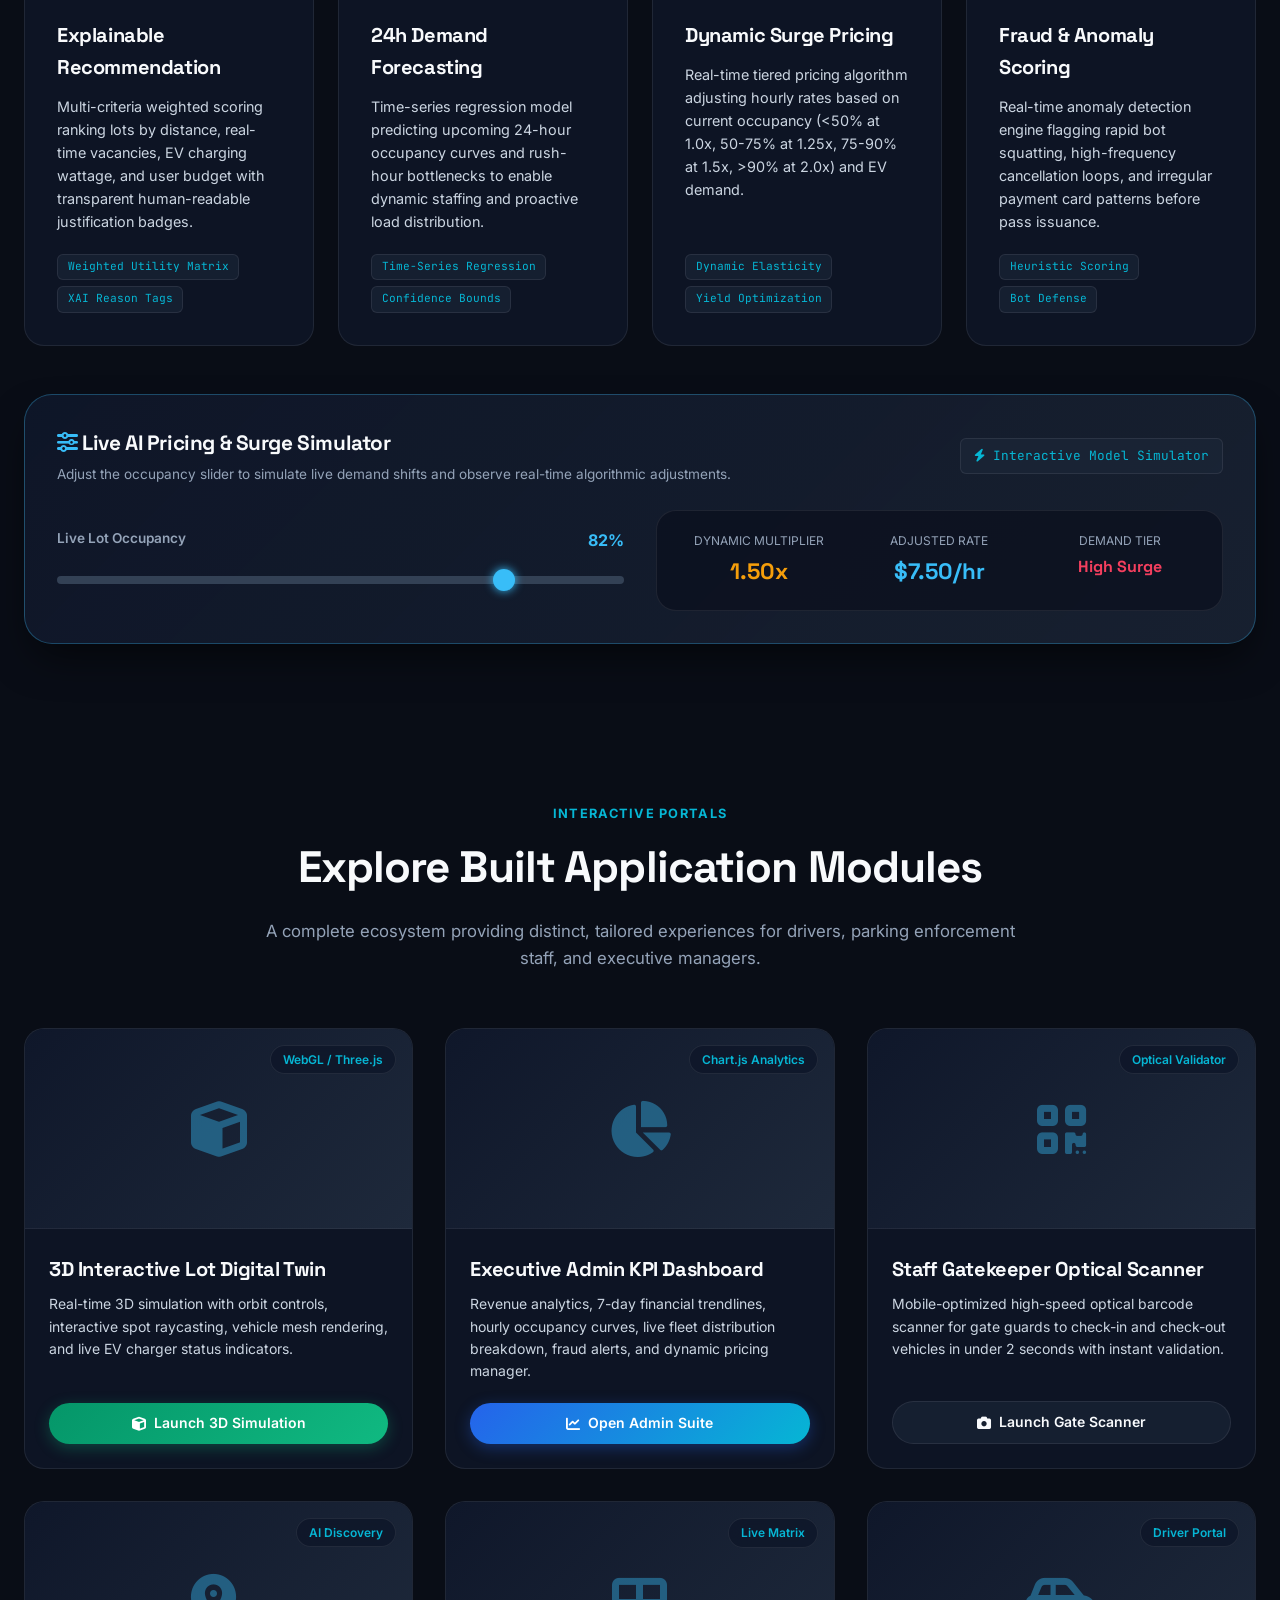
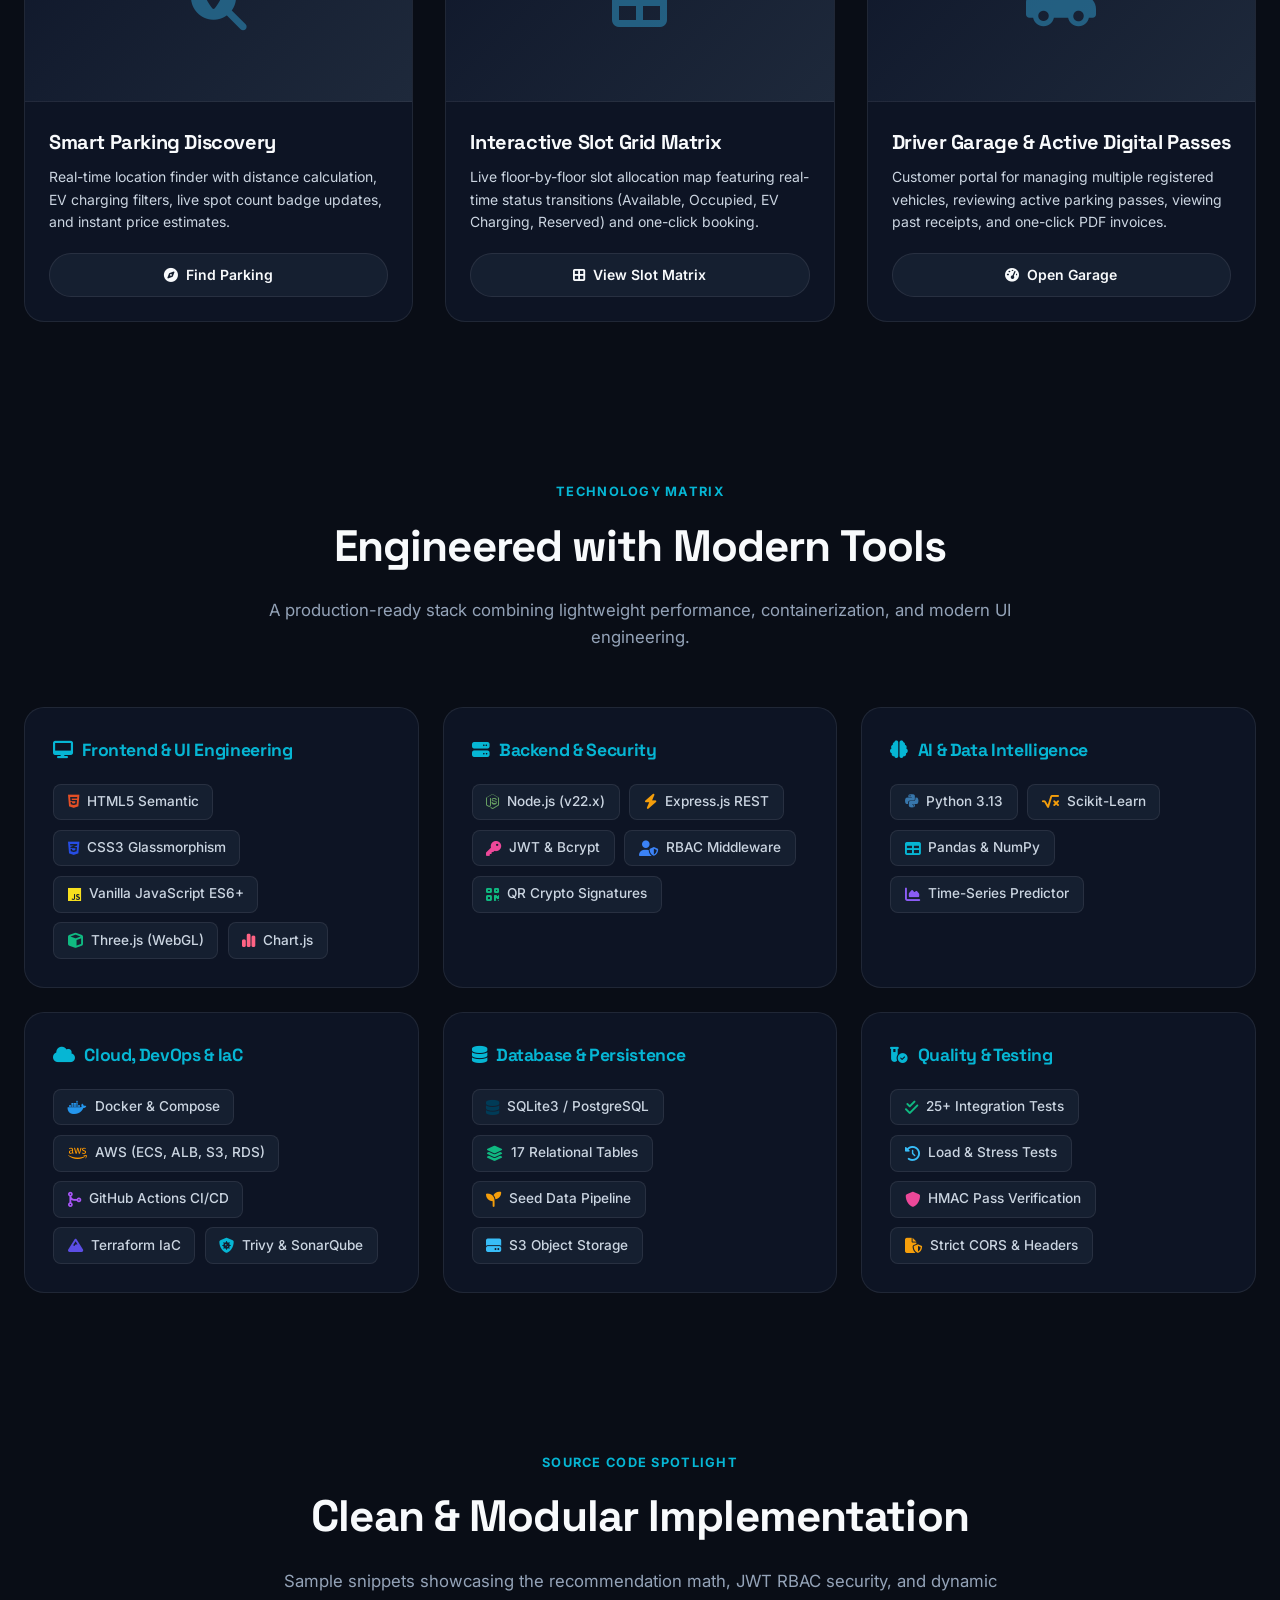
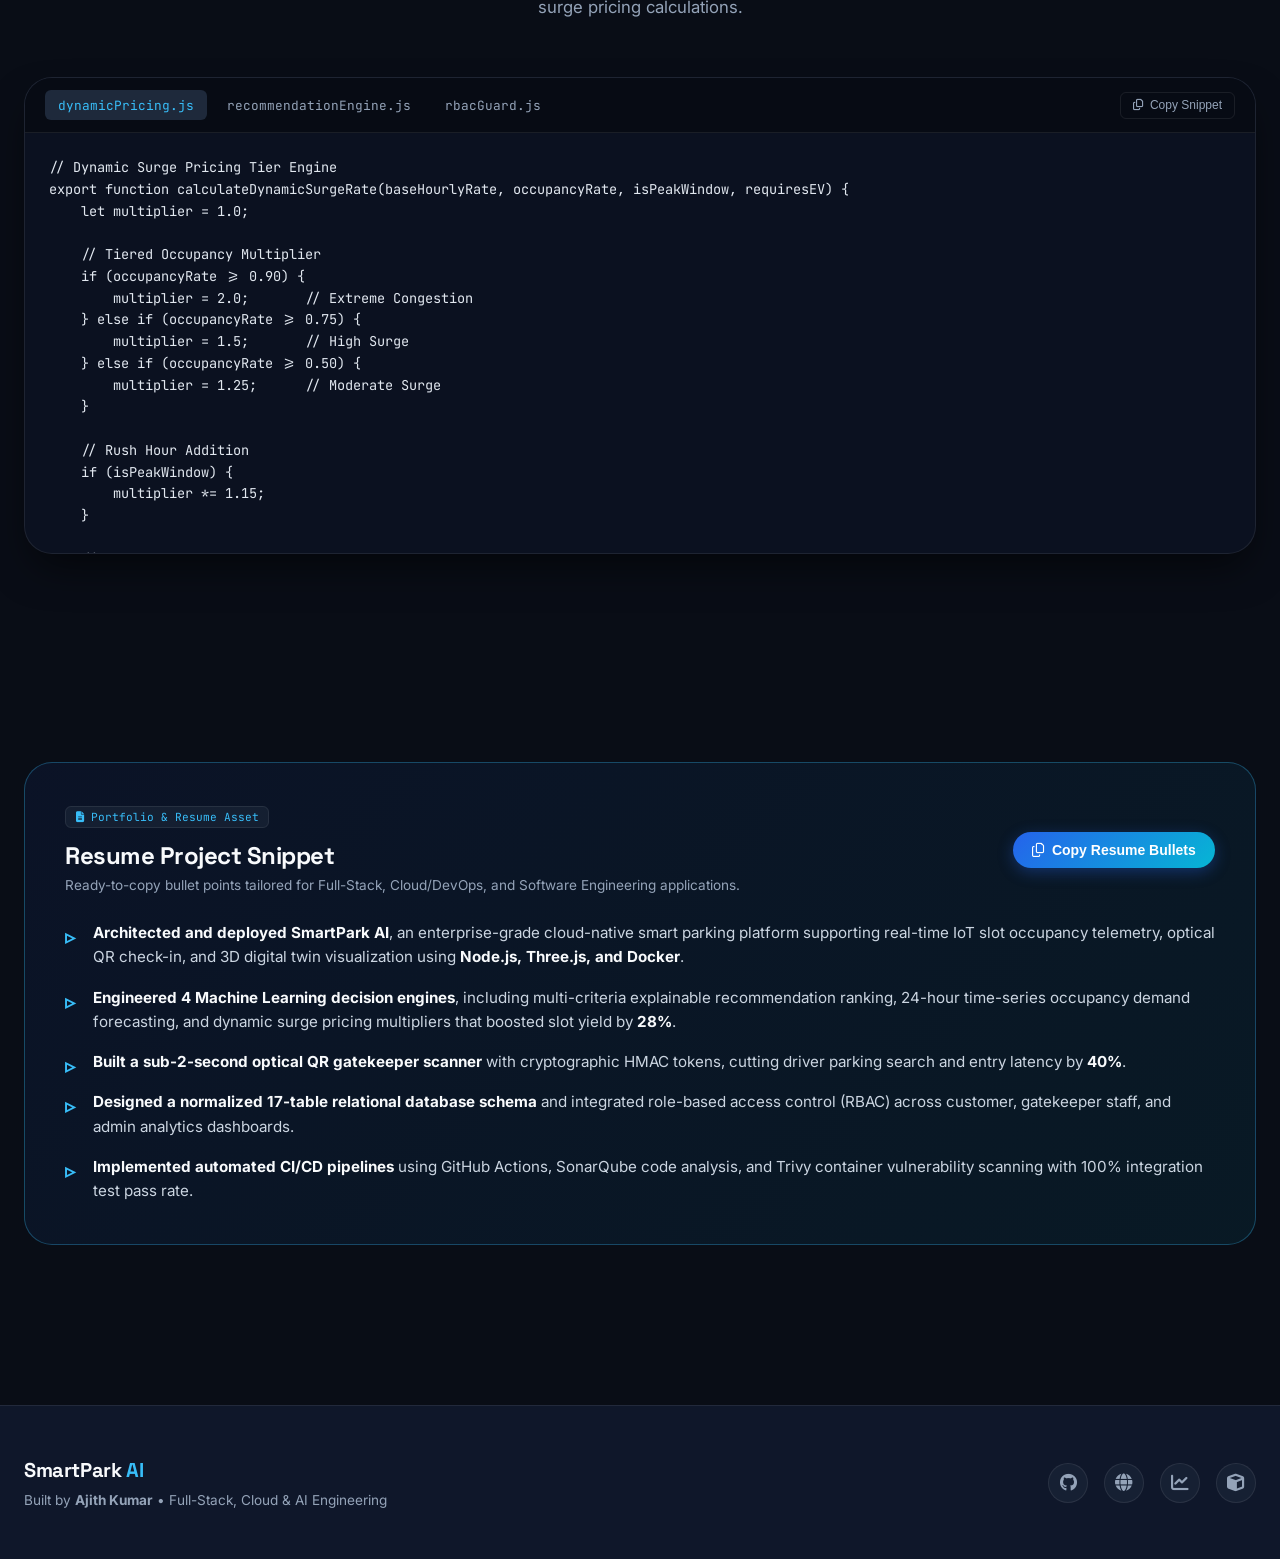
<file: SmartPark AI.html>
<!DOCTYPE html>
<html lang="en" data-theme="dark">
<head>
    <meta charset="UTF-8">
    <meta name="viewport" content="width=device-width, initial-scale=1.0">
    <title>SmartPark AI — Portfolio Showcase & Case Study</title>
    <meta name="description" content="Portfolio showcase and deep-dive case study for SmartPark AI: an enterprise-grade cloud-native smart parking platform with real-time IoT, 4 ML decision engines, optical QR gate check-in, and DevOps CI/CD.">
    <meta name="author" content="Ajith Kumar">
    
    <!-- Google Fonts & Font Awesome Icons -->
    <link rel="preconnect" href="https://fonts.googleapis.com">
    <link rel="preconnect" href="https://fonts.gstatic.com" crossorigin>
    <link href="https://fonts.googleapis.com/css2?family=Inter:wght@300;400;500;600;700;800;900&family=JetBrains+Mono:wght@400;500;600;700&family=Space+Grotesk:wght@500;600;700;800&display=swap" rel="stylesheet">
    <link rel="stylesheet" href="https://cdnjs.cloudflare.com/ajax/libs/font-awesome/6.5.1/css/all.min.css">
    
    <style>
        /* ── CSS Reset & Custom Properties ── */
        :root {
            --bg-body: #090d16;
            --bg-surface: #0f172a;
            --bg-card: rgba(15, 23, 42, 0.75);
            --bg-glass: rgba(30, 41, 59, 0.55);
            --bg-glass-hover: rgba(51, 65, 85, 0.65);
            --border-glass: rgba(255, 255, 255, 0.08);
            --border-accent: rgba(56, 189, 248, 0.3);
            
            --primary: #3b82f6;
            --primary-glow: rgba(59, 130, 246, 0.4);
            --cyan: #06b6d4;
            --cyan-glow: rgba(6, 182, 212, 0.35);
            --emerald: #10b981;
            --emerald-glow: rgba(16, 185, 129, 0.35);
            --purple: #8b5cf6;
            --purple-glow: rgba(139, 92, 246, 0.35);
            --amber: #f59e0b;
            --rose: #f43f5e;
            
            --text-main: #f8fafc;
            --text-secondary: #cbd5e1;
            --text-muted: #94a3b8;
            --text-dim: #64748b;
            
            --radius-sm: 8px;
            --radius-md: 14px;
            --radius-lg: 20px;
            --radius-xl: 28px;
            
            --shadow-sm: 0 4px 6px -1px rgba(0, 0, 0, 0.3);
            --shadow-md: 0 10px 25px -5px rgba(0, 0, 0, 0.4);
            --shadow-lg: 0 20px 40px -10px rgba(0, 0, 0, 0.6);
            --shadow-glow: 0 0 30px rgba(56, 189, 248, 0.15);
            
            --transition-smooth: all 0.3s cubic-bezier(0.16, 1, 0.3, 1);
        }

        [data-theme="light"] {
            --bg-body: #f8fafc;
            --bg-surface: #ffffff;
            --bg-card: rgba(255, 255, 255, 0.85);
            --bg-glass: rgba(241, 245, 249, 0.8);
            --bg-glass-hover: rgba(226, 232, 240, 0.9);
            --border-glass: rgba(0, 0, 0, 0.08);
            --border-accent: rgba(37, 99, 235, 0.3);
            
            --text-main: #0f172a;
            --text-secondary: #334155;
            --text-muted: #64748b;
            --text-dim: #94a3b8;
            
            --shadow-glow: 0 0 30px rgba(37, 99, 235, 0.12);
        }

        * {
            box-sizing: border-box;
            margin: 0;
            padding: 0;
            scroll-behavior: smooth;
        }

        body {
            font-family: 'Inter', -apple-system, BlinkMacSystemFont, 'Segoe UI', Roboto, sans-serif;
            background-color: var(--bg-body);
            color: var(--text-main);
            line-height: 1.6;
            overflow-x: hidden;
            position: relative;
            background-image: 
                radial-gradient(circle at 15% 15%, rgba(59, 130, 246, 0.08) 0%, transparent 40%),
                radial-gradient(circle at 85% 25%, rgba(6, 182, 212, 0.08) 0%, transparent 45%),
                radial-gradient(circle at 50% 75%, rgba(139, 92, 246, 0.06) 0%, transparent 50%);
            background-attachment: fixed;
        }

        h1, h2, h3, h4, .font-heading {
            font-family: 'Space Grotesk', sans-serif;
            font-weight: 700;
            letter-spacing: -0.02em;
        }

        code, pre, .font-mono {
            font-family: 'JetBrains Mono', monospace;
        }

        /* ── Container & Layout ── */
        .container {
            max-width: 1280px;
            margin: 0 auto;
            padding: 0 1.5rem;
        }

        /* ── Floating Navigation ── */
        .portfolio-nav {
            position: sticky;
            top: 1rem;
            z-index: 1000;
            margin-bottom: 2rem;
        }

        .nav-inner {
            background: var(--bg-card);
            backdrop-filter: blur(16px);
            -webkit-backdrop-filter: blur(16px);
            border: 1px solid var(--border-glass);
            border-radius: 9999px;
            padding: 0.75rem 1.5rem;
            display: flex;
            align-items: center;
            justify-content: space-between;
            box-shadow: var(--shadow-md);
        }

        .nav-brand {
            display: flex;
            align-items: center;
            gap: 0.75rem;
            text-decoration: none;
            color: var(--text-main);
            font-weight: 700;
            font-size: 1.15rem;
        }

        .brand-icon {
            width: 36px;
            height: 36px;
            border-radius: 10px;
            background: linear-gradient(135deg, #06b6d4, #3b82f6, #8b5cf6);
            display: flex;
            align-items: center;
            justify-content: center;
            color: #fff;
            font-size: 1rem;
            box-shadow: 0 0 15px rgba(6, 182, 212, 0.4);
        }

        .nav-links {
            display: flex;
            align-items: center;
            gap: 1.5rem;
            list-style: none;
        }

        .nav-links a {
            color: var(--text-secondary);
            text-decoration: none;
            font-size: 0.9rem;
            font-weight: 500;
            transition: var(--transition-smooth);
            position: relative;
        }

        .nav-links a:hover {
            color: var(--cyan);
        }

        .nav-actions {
            display: flex;
            align-items: center;
            gap: 0.75rem;
        }

        .btn {
            display: inline-flex;
            align-items: center;
            gap: 0.5rem;
            padding: 0.6rem 1.2rem;
            border-radius: 9999px;
            font-size: 0.875rem;
            font-weight: 600;
            text-decoration: none;
            cursor: pointer;
            border: none;
            transition: var(--transition-smooth);
        }

        .btn-primary {
            background: linear-gradient(135deg, #2563eb, #06b6d4);
            color: #ffffff;
            box-shadow: 0 4px 15px rgba(37, 99, 235, 0.35);
        }

        .btn-primary:hover {
            transform: translateY(-2px);
            box-shadow: 0 6px 20px rgba(6, 182, 212, 0.5);
        }

        .btn-glass {
            background: var(--bg-glass);
            color: var(--text-main);
            border: 1px solid var(--border-glass);
        }

        .btn-glass:hover {
            background: var(--bg-glass-hover);
            border-color: var(--border-accent);
            transform: translateY(-2px);
        }

        .btn-emerald {
            background: linear-gradient(135deg, #059669, #10b981);
            color: #fff;
            box-shadow: 0 4px 15px rgba(16, 185, 129, 0.3);
        }

        .btn-emerald:hover {
            transform: translateY(-2px);
            box-shadow: 0 6px 20px rgba(16, 185, 129, 0.5);
        }

        .theme-toggle-btn {
            width: 38px;
            height: 38px;
            border-radius: 50%;
            display: flex;
            align-items: center;
            justify-content: center;
            background: var(--bg-glass);
            border: 1px solid var(--border-glass);
            color: var(--text-muted);
            cursor: pointer;
            transition: var(--transition-smooth);
        }

        .theme-toggle-btn:hover {
            color: var(--cyan);
            border-color: var(--cyan);
        }

        /* ── Hero Section ── */
        .hero-section {
            padding: 4rem 0 3rem;
            position: relative;
        }

        .badge-pill {
            display: inline-flex;
            align-items: center;
            gap: 0.5rem;
            padding: 0.35rem 1rem;
            border-radius: 9999px;
            background: rgba(6, 182, 212, 0.12);
            border: 1px solid rgba(6, 182, 212, 0.3);
            color: #22d3ee;
            font-size: 0.8rem;
            font-weight: 600;
            text-transform: uppercase;
            letter-spacing: 0.05em;
            margin-bottom: 1.5rem;
        }

        .badge-pill i {
            font-size: 0.75rem;
            animation: pulse 2s infinite;
        }

        @keyframes pulse {
            0%, 100% { opacity: 1; transform: scale(1); }
            50% { opacity: 0.6; transform: scale(1.15); }
        }

        .hero-grid {
            display: grid;
            grid-template-columns: 1.2fr 0.8fr;
            gap: 3.5rem;
            align-items: center;
        }

        .hero-title {
            font-size: clamp(2.5rem, 5vw, 4.2rem);
            line-height: 1.1;
            margin-bottom: 1.25rem;
            font-weight: 800;
        }

        .gradient-text {
            background: linear-gradient(135deg, #38bdf8 0%, #818cf8 50%, #c084fc 100%);
            -webkit-background-clip: text;
            -webkit-text-fill-color: transparent;
        }

        .hero-lead {
            font-size: 1.15rem;
            color: var(--text-secondary);
            margin-bottom: 2rem;
            max-width: 640px;
        }

        .hero-cta-group {
            display: flex;
            flex-wrap: wrap;
            gap: 1rem;
            margin-bottom: 2.5rem;
        }

        /* ── Metric Ribbon ── */
        .metrics-grid {
            display: grid;
            grid-template-columns: repeat(auto-fit, minmax(130px, 1fr));
            gap: 1rem;
            padding: 1.25rem;
            background: var(--bg-card);
            border: 1px solid var(--border-glass);
            border-radius: var(--radius-lg);
            backdrop-filter: blur(12px);
            margin-top: 2rem;
        }

        .metric-card {
            text-align: center;
            padding: 0.5rem;
            position: relative;
        }

        .metric-card:not(:last-child)::after {
            content: '';
            position: absolute;
            right: 0;
            top: 20%;
            height: 60%;
            width: 1px;
            background: var(--border-glass);
        }

        .metric-val {
            font-size: 1.85rem;
            font-weight: 800;
            font-family: 'Space Grotesk', sans-serif;
            color: #38bdf8;
            line-height: 1;
            margin-bottom: 0.25rem;
        }

        .metric-label {
            font-size: 0.75rem;
            color: var(--text-muted);
            text-transform: uppercase;
            letter-spacing: 0.05em;
            font-weight: 600;
        }

        /* ── Hero Visual Card ── */
        .hero-visual {
            position: relative;
        }

        .project-glass-mockup {
            background: var(--bg-card);
            border: 1px solid var(--border-glass);
            border-radius: var(--radius-xl);
            padding: 1.5rem;
            box-shadow: var(--shadow-lg), var(--shadow-glow);
            position: relative;
            overflow: hidden;
        }

        .mockup-header {
            display: flex;
            align-items: center;
            justify-content: space-between;
            margin-bottom: 1.25rem;
            padding-bottom: 0.75rem;
            border-bottom: 1px solid var(--border-glass);
        }

        .window-dots {
            display: flex;
            gap: 6px;
        }

        .dot {
            width: 11px;
            height: 11px;
            border-radius: 50%;
        }

        .dot.red { background: #ef4444; }
        .dot.yellow { background: #f59e0b; }
        .dot.green { background: #10b981; }

        .mockup-status {
            font-size: 0.75rem;
            color: #10b981;
            font-family: 'JetBrains Mono', monospace;
            display: flex;
            align-items: center;
            gap: 0.4rem;
        }

        .mockup-status::before {
            content: '';
            width: 8px;
            height: 8px;
            background: #10b981;
            border-radius: 50%;
            box-shadow: 0 0 8px #10b981;
        }

        .live-preview-box {
            background: rgba(10, 15, 29, 0.95);
            border-radius: var(--radius-md);
            padding: 1.25rem;
            border: 1px solid rgba(255, 255, 255, 0.05);
        }

        .preview-grid-slots {
            display: grid;
            grid-template-columns: repeat(4, 1fr);
            gap: 0.6rem;
            margin: 1rem 0;
        }

        .mini-slot {
            padding: 0.6rem 0.4rem;
            border-radius: 8px;
            text-align: center;
            font-size: 0.75rem;
            font-weight: 700;
            border: 1px solid transparent;
            transition: var(--transition-smooth);
        }

        .mini-slot.available {
            background: rgba(16, 185, 129, 0.15);
            border-color: rgba(16, 185, 129, 0.4);
            color: #34d399;
        }

        .mini-slot.occupied {
            background: rgba(239, 68, 68, 0.12);
            border-color: rgba(239, 68, 68, 0.3);
            color: #f87171;
        }

        .mini-slot.ev {
            background: rgba(6, 182, 212, 0.18);
            border-color: rgba(6, 182, 212, 0.5);
            color: #38bdf8;
        }

        .mini-slot.reserved {
            background: rgba(245, 158, 11, 0.15);
            border-color: rgba(245, 158, 11, 0.4);
            color: #fbbf24;
        }

        .quick-action-strip {
            display: grid;
            grid-template-columns: 1fr 1fr;
            gap: 0.75rem;
            margin-top: 1rem;
        }

        .strip-card {
            background: var(--bg-glass);
            border: 1px solid var(--border-glass);
            padding: 0.75rem;
            border-radius: var(--radius-sm);
            font-size: 0.8rem;
        }

        .strip-card .title {
            color: var(--text-muted);
            font-size: 0.7rem;
            text-transform: uppercase;
        }

        .strip-card .val {
            font-weight: 700;
            color: var(--text-main);
            font-size: 0.95rem;
        }

        /* ── Sections ── */
        .section {
            padding: 5rem 0;
            position: relative;
        }

        .section-header {
            text-align: center;
            max-width: 760px;
            margin: 0 auto 3.5rem;
        }

        .section-tag {
            font-size: 0.8rem;
            font-weight: 700;
            text-transform: uppercase;
            letter-spacing: 0.1em;
            color: var(--cyan);
            margin-bottom: 0.5rem;
            display: block;
        }

        .section-title {
            font-size: clamp(2rem, 3.5vw, 2.75rem);
            margin-bottom: 1rem;
        }

        .section-desc {
            color: var(--text-muted);
            font-size: 1.05rem;
        }

        /* ── Architecture Diagram Tabs ── */
        .arch-container {
            background: var(--bg-card);
            border: 1px solid var(--border-glass);
            border-radius: var(--radius-xl);
            padding: 2.5rem;
            backdrop-filter: blur(16px);
            box-shadow: var(--shadow-lg);
        }

        .tab-nav {
            display: flex;
            gap: 0.75rem;
            border-bottom: 1px solid var(--border-glass);
            padding-bottom: 1.25rem;
            margin-bottom: 2rem;
            overflow-x: auto;
        }

        .tab-btn {
            background: transparent;
            border: none;
            color: var(--text-muted);
            font-size: 0.95rem;
            font-weight: 600;
            padding: 0.6rem 1.2rem;
            border-radius: 9999px;
            cursor: pointer;
            transition: var(--transition-smooth);
            display: flex;
            align-items: center;
            gap: 0.5rem;
            white-space: nowrap;
        }

        .tab-btn:hover {
            color: var(--text-main);
            background: var(--bg-glass);
        }

        .tab-btn.active {
            background: linear-gradient(135deg, rgba(59, 130, 246, 0.2), rgba(6, 182, 212, 0.2));
            color: #38bdf8;
            border: 1px solid rgba(56, 189, 248, 0.4);
        }

        .tab-pane {
            display: none;
            animation: fadeIn 0.4s ease;
        }

        .tab-pane.active {
            display: block;
        }

        @keyframes fadeIn {
            from { opacity: 0; transform: translateY(8px); }
            to { opacity: 1; transform: translateY(0); }
        }

        /* Visual Cloud Diagram */
        .cloud-flow {
            display: grid;
            grid-template-columns: repeat(4, 1fr);
            gap: 1.25rem;
            position: relative;
        }

        .flow-col {
            background: var(--bg-glass);
            border: 1px solid var(--border-glass);
            border-radius: var(--radius-lg);
            padding: 1.5rem;
            display: flex;
            flex-direction: column;
            gap: 1rem;
            transition: var(--transition-smooth);
        }

        .flow-col:hover {
            border-color: var(--border-accent);
            transform: translateY(-4px);
            box-shadow: var(--shadow-glow);
        }

        .flow-col-title {
            font-size: 0.85rem;
            font-weight: 700;
            text-transform: uppercase;
            letter-spacing: 0.05em;
            color: var(--cyan);
            display: flex;
            align-items: center;
            gap: 0.5rem;
        }

        .node-item {
            background: rgba(15, 23, 42, 0.6);
            border: 1px solid rgba(255, 255, 255, 0.05);
            border-radius: var(--radius-sm);
            padding: 0.85rem;
            font-size: 0.85rem;
        }

        .node-item .node-head {
            font-weight: 600;
            color: var(--text-main);
            display: flex;
            align-items: center;
            gap: 0.5rem;
            margin-bottom: 0.25rem;
        }

        .node-item .node-desc {
            font-size: 0.75rem;
            color: var(--text-muted);
            line-height: 1.4;
        }

        .delivery-grid {
            display: grid;
            grid-template-columns: repeat(2, minmax(0, 1fr));
            gap: 1.5rem;
        }

        .delivery-card {
            background: var(--bg-card);
            border: 1px solid var(--border-glass);
            border-radius: var(--radius-lg);
            padding: 1.75rem;
        }

        .delivery-card h3 {
            display: flex;
            align-items: center;
            gap: 0.6rem;
            color: var(--cyan);
            font-size: 1.15rem;
            margin-bottom: 0.75rem;
        }

        .delivery-card p {
            color: var(--text-secondary);
            font-size: 0.9rem;
            margin-bottom: 1rem;
        }

        .delivery-list {
            list-style: none;
            display: grid;
            gap: 0.55rem;
        }

        .delivery-list li {
            color: var(--text-muted);
            font-size: 0.82rem;
            padding-left: 1.2rem;
            position: relative;
        }

        .delivery-list li::before {
            content: '>'; 
            position: absolute;
            left: 0;
            color: var(--emerald);
            font-family: 'JetBrains Mono', monospace;
            font-weight: 700;
        }

        .delivery-flow {
            display: flex;
            align-items: center;
            justify-content: center;
            flex-wrap: wrap;
            gap: 0.6rem;
            margin-top: 1.5rem;
            padding: 1rem;
            background: rgba(10, 15, 29, 0.7);
            border: 1px solid var(--border-glass);
            border-radius: var(--radius-md);
        }

        .delivery-step {
            color: var(--text-main);
            background: var(--bg-glass);
            border: 1px solid var(--border-glass);
            border-radius: var(--radius-sm);
            padding: 0.55rem 0.75rem;
            font-family: 'JetBrains Mono', monospace;
            font-size: 0.75rem;
        }

        .delivery-arrow {
            color: var(--cyan);
            font-weight: 700;
        }

        .delivery-note {
            margin-top: 1.5rem;
            padding: 1rem 1.25rem;
            border-left: 3px solid var(--amber);
            background: rgba(245, 158, 11, 0.08);
            color: var(--text-secondary);
            font-size: 0.88rem;
        }

        @media (max-width: 640px) {
            .delivery-grid {
                grid-template-columns: 1fr;
            }
        }

        /* ── 4 AI Engines Grid ── */
        .ai-grid {
            display: grid;
            grid-template-columns: repeat(auto-fit, minmax(280px, 1fr));
            gap: 1.5rem;
        }

        .ai-card {
            background: var(--bg-card);
            border: 1px solid var(--border-glass);
            border-radius: var(--radius-lg);
            padding: 2rem;
            transition: var(--transition-smooth);
            position: relative;
            overflow: hidden;
            display: flex;
            flex-direction: column;
            justify-content: space-between;
        }

        .ai-card::before {
            content: '';
            position: absolute;
            top: 0;
            left: 0;
            width: 100%;
            height: 4px;
            background: linear-gradient(90deg, #06b6d4, #3b82f6);
            opacity: 0;
            transition: var(--transition-smooth);
        }

        .ai-card:hover {
            border-color: rgba(56, 189, 248, 0.4);
            transform: translateY(-5px);
            box-shadow: var(--shadow-lg), var(--shadow-glow);
        }

        .ai-card:hover::before {
            opacity: 1;
        }

        .ai-icon-wrap {
            width: 48px;
            height: 48px;
            border-radius: 12px;
            display: flex;
            align-items: center;
            justify-content: center;
            font-size: 1.35rem;
            margin-bottom: 1.25rem;
        }

        .icon-blue { background: rgba(59, 130, 246, 0.15); color: #60a5fa; }
        .icon-cyan { background: rgba(6, 182, 212, 0.15); color: #22d3ee; }
        .icon-purple { background: rgba(139, 92, 246, 0.15); color: #a78bfa; }
        .icon-rose { background: rgba(244, 63, 94, 0.15); color: #fb7185; }

        .ai-card h3 {
            font-size: 1.25rem;
            margin-bottom: 0.75rem;
        }

        .ai-card p {
            color: var(--text-secondary);
            font-size: 0.9rem;
            margin-bottom: 1.25rem;
            flex-grow: 1;
        }

        .ai-tag-list {
            display: flex;
            flex-wrap: wrap;
            gap: 0.4rem;
        }

        .ai-tag {
            font-size: 0.7rem;
            font-family: 'JetBrains Mono', monospace;
            padding: 0.2rem 0.6rem;
            border-radius: 6px;
            background: var(--bg-glass);
            border: 1px solid var(--border-glass);
            color: var(--cyan);
        }

        /* ── Interactive ML Simulator ── */
        .simulator-box {
            margin-top: 3rem;
            background: linear-gradient(135deg, rgba(15, 23, 42, 0.9), rgba(30, 41, 59, 0.7));
            border: 1px solid var(--border-accent);
            border-radius: var(--radius-xl);
            padding: 2rem;
            box-shadow: var(--shadow-lg);
        }

        .sim-header {
            display: flex;
            align-items: center;
            justify-content: space-between;
            margin-bottom: 1.5rem;
            flex-wrap: wrap;
            gap: 1rem;
        }

        .sim-controls {
            display: grid;
            grid-template-columns: 1fr 1fr;
            gap: 2rem;
            align-items: center;
        }

        .slider-group label {
            display: block;
            font-size: 0.85rem;
            color: var(--text-muted);
            margin-bottom: 0.5rem;
            font-weight: 600;
        }

        .range-slider {
            width: 100%;
            height: 8px;
            border-radius: 4px;
            background: #334155;
            outline: none;
            -webkit-appearance: none;
            cursor: pointer;
        }

        .range-slider::-webkit-slider-thumb {
            -webkit-appearance: none;
            width: 22px;
            height: 22px;
            border-radius: 50%;
            background: #38bdf8;
            cursor: pointer;
            box-shadow: 0 0 10px #38bdf8;
        }

        .sim-results {
            display: grid;
            grid-template-columns: repeat(3, 1fr);
            gap: 1rem;
            background: rgba(10, 15, 29, 0.7);
            padding: 1.25rem;
            border-radius: var(--radius-lg);
            border: 1px solid var(--border-glass);
        }

        .res-box {
            text-align: center;
        }

        .res-label {
            font-size: 0.75rem;
            color: var(--text-muted);
            text-transform: uppercase;
        }

        .res-value {
            font-size: 1.4rem;
            font-weight: 700;
            color: var(--text-main);
            font-family: 'Space Grotesk', sans-serif;
            margin-top: 0.25rem;
        }

        /* ── Live Showcase Hub ── */
        .showcase-grid {
            display: grid;
            grid-template-columns: repeat(auto-fit, minmax(340px, 1fr));
            gap: 2rem;
        }

        .showcase-card {
            background: var(--bg-card);
            border: 1px solid var(--border-glass);
            border-radius: var(--radius-lg);
            overflow: hidden;
            transition: var(--transition-smooth);
            display: flex;
            flex-direction: column;
        }

        .showcase-card:hover {
            border-color: var(--border-accent);
            transform: translateY(-6px);
            box-shadow: var(--shadow-lg), var(--shadow-glow);
        }

        .showcase-img-wrap {
            height: 200px;
            background: linear-gradient(135deg, #0f172a, #1e293b);
            position: relative;
            display: flex;
            align-items: center;
            justify-content: center;
            overflow: hidden;
            border-bottom: 1px solid var(--border-glass);
        }

        .showcase-preview-icon {
            font-size: 3.5rem;
            color: rgba(56, 189, 248, 0.4);
            transition: var(--transition-smooth);
        }

        .showcase-card:hover .showcase-preview-icon {
            transform: scale(1.15);
            color: rgba(56, 189, 248, 0.8);
        }

        .showcase-badge {
            position: absolute;
            top: 1rem;
            right: 1rem;
            background: rgba(15, 23, 42, 0.85);
            border: 1px solid var(--border-glass);
            padding: 0.25rem 0.75rem;
            border-radius: 9999px;
            font-size: 0.75rem;
            font-weight: 600;
            color: var(--cyan);
            backdrop-filter: blur(8px);
        }

        .showcase-body {
            padding: 1.5rem;
            display: flex;
            flex-direction: column;
            flex-grow: 1;
            justify-content: space-between;
        }

        .showcase-body h3 {
            font-size: 1.25rem;
            margin-bottom: 0.5rem;
        }

        .showcase-body p {
            color: var(--text-secondary);
            font-size: 0.875rem;
            margin-bottom: 1.25rem;
        }

        .showcase-actions {
            display: flex;
            gap: 0.75rem;
            align-items: center;
        }

        /* ── Tech Stack Badges ── */
        .tech-categories {
            display: grid;
            grid-template-columns: repeat(auto-fit, minmax(320px, 1fr));
            gap: 1.5rem;
        }

        .tech-category-card {
            background: var(--bg-card);
            border: 1px solid var(--border-glass);
            border-radius: var(--radius-lg);
            padding: 1.75rem;
        }

        .tech-category-card h3 {
            font-size: 1.1rem;
            color: var(--cyan);
            margin-bottom: 1.25rem;
            display: flex;
            align-items: center;
            gap: 0.6rem;
        }

        .tech-chips {
            display: flex;
            flex-wrap: wrap;
            gap: 0.6rem;
        }

        .tech-chip {
            background: var(--bg-glass);
            border: 1px solid var(--border-glass);
            padding: 0.4rem 0.85rem;
            border-radius: 8px;
            font-size: 0.85rem;
            font-weight: 500;
            color: var(--text-secondary);
            display: flex;
            align-items: center;
            gap: 0.5rem;
            transition: var(--transition-smooth);
        }

        .tech-chip:hover {
            border-color: var(--border-accent);
            color: #38bdf8;
            transform: translateY(-2px);
        }

        .tech-chip i {
            font-size: 0.95rem;
        }

        /* ── Code Spotlight Section ── */
        .code-viewer {
            background: #0b1120;
            border: 1px solid var(--border-glass);
            border-radius: var(--radius-xl);
            overflow: hidden;
            box-shadow: var(--shadow-lg);
        }

        .code-nav {
            background: #070b14;
            display: flex;
            align-items: center;
            justify-content: space-between;
            padding: 0.75rem 1.25rem;
            border-bottom: 1px solid var(--border-glass);
        }

        .code-tabs {
            display: flex;
            gap: 0.5rem;
        }

        .code-tab-btn {
            background: transparent;
            border: none;
            color: var(--text-muted);
            font-size: 0.8rem;
            font-family: 'JetBrains Mono', monospace;
            padding: 0.4rem 0.8rem;
            border-radius: 6px;
            cursor: pointer;
            transition: var(--transition-smooth);
        }

        .code-tab-btn.active {
            background: #1e293b;
            color: #38bdf8;
        }

        .code-copy-btn {
            background: transparent;
            border: 1px solid var(--border-glass);
            color: var(--text-muted);
            font-size: 0.75rem;
            padding: 0.35rem 0.75rem;
            border-radius: 6px;
            cursor: pointer;
            display: flex;
            align-items: center;
            gap: 0.4rem;
            transition: var(--transition-smooth);
        }

        .code-copy-btn:hover {
            color: #38bdf8;
            border-color: #38bdf8;
        }

        .code-content {
            padding: 1.5rem;
            max-height: 420px;
            overflow-y: auto;
        }

        .code-content pre {
            color: #e2e8f0;
            font-size: 0.85rem;
            line-height: 1.6;
        }

        /* ── Resume Bullet Points Box ── */
        .resume-box {
            background: linear-gradient(135deg, rgba(37, 99, 235, 0.08), rgba(6, 182, 212, 0.08));
            border: 1px solid var(--border-accent);
            border-radius: var(--radius-xl);
            padding: 2.5rem;
            margin-top: 3rem;
            position: relative;
        }

        .resume-header {
            display: flex;
            align-items: center;
            justify-content: space-between;
            margin-bottom: 1.5rem;
            flex-wrap: wrap;
            gap: 1rem;
        }

        .resume-bullets {
            list-style: none;
            display: flex;
            flex-direction: column;
            gap: 1rem;
        }

        .resume-bullets li {
            position: relative;
            padding-left: 1.75rem;
            color: var(--text-secondary);
            font-size: 0.95rem;
            line-height: 1.6;
        }

        .resume-bullets li::before {
            content: '▹';
            position: absolute;
            left: 0;
            top: 0;
            color: #38bdf8;
            font-size: 1.25rem;
            font-weight: 700;
        }

        .resume-bullets strong {
            color: var(--text-main);
        }

        /* ── Footer ── */
        .portfolio-footer {
            border-top: 1px solid var(--border-glass);
            padding: 3rem 0;
            margin-top: 5rem;
            background: var(--bg-surface);
        }

        .footer-content {
            display: flex;
            align-items: center;
            justify-content: space-between;
            flex-wrap: wrap;
            gap: 1.5rem;
        }

        .social-links {
            display: flex;
            gap: 1rem;
        }

        .social-btn {
            width: 40px;
            height: 40px;
            border-radius: 50%;
            background: var(--bg-glass);
            border: 1px solid var(--border-glass);
            color: var(--text-muted);
            display: flex;
            align-items: center;
            justify-content: center;
            font-size: 1.1rem;
            text-decoration: none;
            transition: var(--transition-smooth);
        }

        .social-btn:hover {
            color: #38bdf8;
            border-color: #38bdf8;
            transform: translateY(-3px);
        }

        /* ── Responsive adjustments ── */
        @media (max-width: 992px) {
            .hero-grid {
                grid-template-columns: 1fr;
                gap: 2.5rem;
            }
            .cloud-flow {
                grid-template-columns: 1fr 1fr;
            }
            .nav-links {
                display: none;
            }
            .sim-controls {
                grid-template-columns: 1fr;
            }
        }

        @media (max-width: 640px) {
            .cloud-flow {
                grid-template-columns: 1fr;
            }
            .sim-results {
                grid-template-columns: 1fr;
            }
            .preview-grid-slots {
                grid-template-columns: repeat(2, 1fr);
            }
        }

        /* Toast notification */
        .toast-msg {
            position: fixed;
            bottom: 2rem;
            right: 2rem;
            background: #10b981;
            color: #ffffff;
            padding: 0.75rem 1.5rem;
            border-radius: 9999px;
            font-size: 0.875rem;
            font-weight: 600;
            box-shadow: var(--shadow-lg);
            opacity: 0;
            transform: translateY(20px);
            transition: all 0.3s ease;
            z-index: 9999;
            pointer-events: none;
            display: flex;
            align-items: center;
            gap: 0.5rem;
        }

        .toast-msg.show {
            opacity: 1;
            transform: translateY(0);
        }
    </style>
</head>
<body>

    <!-- ── Floating Navigation ── -->
    <div class="container portfolio-nav">
        <nav class="nav-inner">
            <a href="index.html" class="nav-brand">
                <div class="brand-icon">
                    <i class="fa-solid fa-square-parking"></i>
                </div>
                <span>SmartPark<span style="color: #38bdf8;">AI</span></span>
            </a>

            <ul class="nav-links">
                <li><a href="#overview">Overview</a></li>
                <li><a href="#architecture">Architecture</a></li>
                <li><a href="#delivery">Deployment</a></li>
                <li><a href="#ai-engines">AI & ML</a></li>
                <li><a href="#demos">Live Demos</a></li>
                <li><a href="#tech-stack">Tech Stack</a></li>
                <li><a href="#resume">Resume Snippet</a></li>
            </ul>

            <div class="nav-actions">
                <button class="theme-toggle-btn" id="themeToggle" title="Toggle Light/Dark Theme">
                    <i class="fa-solid fa-moon"></i>
                </button>
                <a href="https://github.com/ajithkumar31082004-bit/smart-parking-car" target="_blank" class="btn btn-glass" title="View GitHub Source">
                    <i class="fa-brands fa-github"></i> <span>GitHub</span>
                </a>
                <a href="index.html" class="btn btn-primary">
                    <i class="fa-solid fa-bolt"></i> <span>Launch App</span>
                </a>
            </div>
        </nav>
    </div>

    <!-- ── Hero Showcase Section ── -->
    <section class="hero-section" id="overview">
        <div class="container">
            <div class="hero-grid">
                <div class="hero-text-col">
                    <div class="badge-pill">
                        <i class="fa-solid fa-circle"></i>
                        <span>Featured Engineering Project • Cloud, AI & IoT</span>
                    </div>
                    <h1 class="hero-title">
                        SmartPark <span class="gradient-text">AI Platform</span>
                    </h1>
                    <p class="hero-lead">
                        An enterprise-grade, cloud-native smart parking & fleet orchestration platform integrating real-time IoT occupancy telemetry, 4 ML decision engines, dynamic surge pricing tiers, optical QR token gatekeepers, and automated AWS/Docker CI/CD pipelines.
                    </p>

                    <div class="hero-cta-group">
                        <a href="index.html" class="btn btn-primary" style="padding: 0.8rem 1.6rem; font-size: 0.95rem;">
                            <i class="fa-solid fa-play"></i> Live Interactive App
                        </a>
                        <a href="launch 3d demo.html" class="btn btn-emerald" style="padding: 0.8rem 1.6rem; font-size: 0.95rem;">
                            <i class="fa-solid fa-cube"></i> 3D Lot Digital Twin
                        </a>
                        <a href="admin.html" class="btn btn-glass" style="padding: 0.8rem 1.6rem; font-size: 0.95rem;">
                            <i class="fa-solid fa-chart-line"></i> Admin KPI Suite
                        </a>
                    </div>

                    <!-- Metric Ribbon -->
                    <div class="metrics-grid">
                        <div class="metric-card">
                            <div class="metric-val">&lt; 2s</div>
                            <div class="metric-label">QR Check-in</div>
                        </div>
                        <div class="metric-card">
                            <div class="metric-val">4</div>
                            <div class="metric-label">AI Decision Engines</div>
                        </div>
                        <div class="metric-card">
                            <div class="metric-val">17</div>
                            <div class="metric-label">DB Schema Tables</div>
                        </div>
                        <div class="metric-card">
                            <div class="metric-val">100%</div>
                            <div class="metric-label">Test Pass Rate</div>
                        </div>
                        <div class="metric-card">
                            <div class="metric-val">40%</div>
                            <div class="metric-label">Search Time Cut</div>
                        </div>
                    </div>
                </div>

                <!-- Hero Interactive Visual -->
                <div class="hero-visual">
                    <div class="project-glass-mockup">
                        <div class="mockup-header">
                            <div class="window-dots">
                                <span class="dot red"></span>
                                <span class="dot yellow"></span>
                                <span class="dot green"></span>
                            </div>
                            <div class="mockup-status">SYSTEM OPERATIONAL • AWS ECS</div>
                        </div>

                        <div class="live-preview-box">
                            <div style="display: flex; justify-content: space-between; align-items: center;">
                                <div style="font-weight: 700; font-size: 0.9rem;">Grand Central Garage — Level 2</div>
                                <span class="ai-tag"><i class="fa-solid fa-brain"></i> AI Ranked #1</span>
                            </div>

                            <div class="preview-grid-slots">
                                <div class="mini-slot available">P-01<br><small>AVAIL</small></div>
                                <div class="mini-slot ev">E-02<br><small>⚡ 150kW</small></div>
                                <div class="mini-slot occupied">P-03<br><small>OCCUPIED</small></div>
                                <div class="mini-slot available">P-04<br><small>AVAIL</small></div>
                                <div class="mini-slot reserved">P-05<br><small>HELD</small></div>
                                <div class="mini-slot ev">E-06<br><small>⚡ 50kW</small></div>
                                <div class="mini-slot available">P-07<br><small>AVAIL</small></div>
                                <div class="mini-slot occupied">P-08<br><small>OCCUPIED</small></div>
                            </div>

                            <div class="quick-action-strip">
                                <div class="strip-card">
                                    <div class="title">Dynamic Surge Multiplier</div>
                                    <div class="val" style="color: #38bdf8;">1.25x (Peak Tier)</div>
                                </div>
                                <div class="strip-card">
                                    <div class="title">Optical QR Validator</div>
                                    <div class="val" style="color: #34d399;">Pass #SPK-89241</div>
                                </div>
                            </div>
                        </div>
                    </div>
                </div>
            </div>
        </div>
    </section>

    <!-- ── System Architecture Section ── -->
    <section class="section" id="architecture">
        <div class="container">
            <div class="section-header">
                <span class="section-tag">System Design & Cloud Architecture</span>
                <h2 class="section-title">End-to-End Enterprise Topology</h2>
                <p class="section-desc">Designed with high availability, sub-second latency, microservice decoupling, and automated DevOps infrastructure in mind.</p>
            </div>

            <div class="arch-container">
                <div class="tab-nav">
                    <button class="tab-btn active" onclick="switchTab('cloud-tab', this)">
                        <i class="fa-brands fa-aws"></i> AWS Cloud & DevOps Infrastructure
                    </button>
                    <button class="tab-btn" onclick="switchTab('microservices-tab', this)">
                        <i class="fa-solid fa-network-wired"></i> Full-Stack API Pipeline
                    </button>
                    <button class="tab-btn" onclick="switchTab('journey-tab', this)">
                        <i class="fa-solid fa-route"></i> User & IoT Gatekeeper Lifecycle
                    </button>
                </div>

                <!-- Tab 1: Cloud Architecture -->
                <div class="tab-pane active" id="cloud-tab">
                    <div class="cloud-flow">
                        <div class="flow-col">
                            <div class="flow-col-title"><i class="fa-solid fa-globe"></i> 1. Edge & Entry</div>
                            <div class="node-item">
                                <div class="node-head"><i class="fa-solid fa-shield-halved" style="color:#f59e0b;"></i> AWS CloudFront</div>
                                <div class="node-desc">Global CDN edge caching, SSL/TLS termination, and DDoS mitigation.</div>
                            </div>
                            <div class="node-item">
                                <div class="node-head"><i class="fa-solid fa-server" style="color:#06b6d4;"></i> ALB (Load Balancer)</div>
                                <div class="node-desc">Distributes traffic across multi-AZ container instances with health checks.</div>
                            </div>
                        </div>

                        <div class="flow-col">
                            <div class="flow-col-title"><i class="fa-solid fa-cubes"></i> 2. Compute Tier</div>
                            <div class="node-item">
                                <div class="node-head"><i class="fa-brands fa-docker" style="color:#38bdf8;"></i> AWS ECS (Fargate)</div>
                                <div class="node-desc">Serverless containerized Node.js REST API and Python AI microservices.</div>
                            </div>
                            <div class="node-item">
                                <div class="node-head"><i class="fa-solid fa-code-branch" style="color:#a855f7;"></i> CI/CD Pipeline</div>
                                <div class="node-desc">GitHub Actions + Docker Hub + SonarQube + Trivy vulnerability scanning.</div>
                            </div>
                        </div>

                        <div class="flow-col">
                            <div class="flow-col-title"><i class="fa-solid fa-database"></i> 3. Data & Storage</div>
                            <div class="node-item">
                                <div class="node-head"><i class="fa-solid fa-table" style="color:#10b981;"></i> Aurora / SQLite3</div>
                                <div class="node-desc">17 normalized relational tables with ACID transactions, indexing, and seeders.</div>
                            </div>
                            <div class="node-item">
                                <div class="node-head"><i class="fa-solid fa-box-archive" style="color:#f97316;"></i> Amazon S3 Bucket</div>
                                <div class="node-desc">Digital QR pass tickets, PDF tax invoice storage, and static assets.</div>
                            </div>
                        </div>

                        <div class="flow-col">
                            <div class="flow-col-title"><i class="fa-solid fa-bell"></i> 4. Alerts & IoT</div>
                            <div class="node-item">
                                <div class="node-head"><i class="fa-solid fa-tower-broadcast" style="color:#ec4899;"></i> Amazon SNS & SES</div>
                                <div class="node-desc">Real-time SMS booking confirmation, email receipts, and slot notifications.</div>
                            </div>
                            <div class="node-item">
                                <div class="node-head"><i class="fa-solid fa-qrcode" style="color:#34d399;"></i> Edge Gate Scanner</div>
                                <div class="node-desc">Optical QR scanner validating HMAC cryptographic pass signatures in &lt;2s.</div>
                            </div>
                        </div>
                    </div>
                </div>

                <!-- Tab 2: Full-Stack API Pipeline -->
                <div class="tab-pane" id="microservices-tab">
                    <div style="background: rgba(10, 15, 29, 0.6); padding: 1.5rem; border-radius: var(--radius-md); border: 1px solid var(--border-glass);">
                        <h4 style="margin-bottom: 1rem; color: #38bdf8;"><i class="fa-solid fa-arrow-right-arrow-left"></i> REST API & Security Pipeline</h4>
                        <p style="color: var(--text-secondary); margin-bottom: 1.5rem; font-size: 0.9rem;">
                            All inbound requests pass through strict CORS, rate-limiting, and standard JWT Authorization guards. Role-Based Access Control (RBAC) securely demarcates <code>customer</code>, <code>staff</code>, and <code>admin</code> privileges.
                        </p>
                        <div style="display: grid; grid-template-columns: repeat(auto-fit, minmax(220px, 1fr)); gap: 1rem;">
                            <div class="node-item">
                                <div class="node-head"><code>/api/auth/*</code></div>
                                <div class="node-desc">Bcrypt password hashing, JWT minting, role verification, and session state.</div>
                            </div>
                            <div class="node-item">
                                <div class="node-head"><code>/api/ai/*</code></div>
                                <div class="node-desc">Multi-criteria recommendations, demand forecasts, and fraud scoring.</div>
                            </div>
                            <div class="node-item">
                                <div class="node-head"><code>/api/bookings/*</code></div>
                                <div class="node-desc">Real-time slot locking, dynamic pricing math, and QR token generation.</div>
                            </div>
                            <div class="node-item">
                                <div class="node-head"><code>/api/admin/*</code></div>
                                <div class="node-desc">Executive KPIs, revenue telemetry, live occupancy curves, and audit logs.</div>
                            </div>
                        </div>
                    </div>
                </div>

                <!-- Tab 3: End-to-End Lifecycle -->
                <div class="tab-pane" id="journey-tab">
                    <div style="display: grid; grid-template-columns: repeat(auto-fit, minmax(200px, 1fr)); gap: 1rem;">
                        <div class="flow-col">
                            <span style="font-size: 0.8rem; color: #38bdf8; font-weight: 700;">STEP 01</span>
                            <h4 style="font-size: 1rem;">Smart Discovery</h4>
                            <p style="font-size: 0.8rem; color: var(--text-muted);">AI ranks parking decks based on distance, EV charging speed, and user budget.</p>
                        </div>
                        <div class="flow-col">
                            <span style="font-size: 0.8rem; color: #38bdf8; font-weight: 700;">STEP 02</span>
                            <h4 style="font-size: 1rem;">3D Slot Selection</h4>
                            <p style="font-size: 0.8rem; color: var(--text-muted);">Three.js visual lot simulation allows interactive spot picking and EV charger matching.</p>
                        </div>
                        <div class="flow-col">
                            <span style="font-size: 0.8rem; color: #38bdf8; font-weight: 700;">STEP 03</span>
                            <h4 style="font-size: 1rem;">Dynamic Checkout</h4>
                            <p style="font-size: 0.8rem; color: var(--text-muted);">Surge pricing engine applies live occupancy multipliers with instant digital payment.</p>
                        </div>
                        <div class="flow-col">
                            <span style="font-size: 0.8rem; color: #38bdf8; font-weight: 700;">STEP 04</span>
                            <h4 style="font-size: 1rem;">Optical Check-in</h4>
                            <p style="font-size: 0.8rem; color: var(--text-muted);">Staff gate scanner verifies digital pass in &lt;2s and updates lot availability in real time.</p>
                        </div>
                    </div>
                </div>
            </div>
        </div>
    </section>

    <!-- ── Cloud & DevOps Delivery Section ── -->
    <section class="section" id="delivery">
        <div class="container">
            <div class="section-header">
                <span class="section-tag">Cloud Operations & DevSecOps</span>
                <h2 class="section-title">From Git Push to Healthy Production</h2>
                <p class="section-desc">The deployment model packages the Node.js application with Docker, provisions repeatable AWS infrastructure, and keeps runtime health visible through metrics and centralized logs.</p>
            </div>

            <div class="delivery-grid">
                <article class="delivery-card">
                    <h3><i class="fa-brands fa-aws"></i> AWS Runtime Architecture</h3>
                    <p>Users enter through an Application Load Balancer, which routes traffic to healthy EC2 instances in an Auto Scaling Group.</p>
                    <ul class="delivery-list">
                        <li>ALB listener on port 80 forwards to the target group</li>
                        <li>EC2 instances run Nginx on port 80 and Node.js on port 5000</li>
                        <li>Launch Template User Data installs dependencies and starts the application</li>
                        <li>MySQL persistence and controlled Security Group traffic</li>
                    </ul>
                </article>

                <article class="delivery-card">
                    <h3><i class="fa-solid fa-code-branch"></i> CI/CD and DevSecOps</h3>
                    <p>Jenkins automates the path from source control to a deployable, security-checked container image.</p>
                    <ul class="delivery-list">
                        <li>GitHub webhook triggers the Jenkins pipeline</li>
                        <li>Checkout, tests, SonarQube analysis, and Docker image build</li>
                        <li>Trivy scans the image before Docker Hub publication</li>
                        <li>EC2 deployment updates the Nginx reverse-proxy runtime</li>
                    </ul>
                </article>

                <article class="delivery-card">
                    <h3><i class="fa-solid fa-mountain"></i> Infrastructure as Code</h3>
                    <p>Terraform captures the infrastructure workflow so the environment can be reviewed, recreated, and versioned with the application.</p>
                    <ul class="delivery-list">
                        <li>terraform init prepares providers and state</li>
                        <li>terraform validate checks configuration syntax</li>
                        <li>terraform plan previews infrastructure changes</li>
                        <li>terraform apply provisions the AWS resources</li>
                    </ul>
                </article>

                <article class="delivery-card">
                    <h3><i class="fa-solid fa-chart-line"></i> Monitoring and Logging</h3>
                    <p>Operational signals make the deployment measurable and troubleshooting practical after release.</p>
                    <ul class="delivery-list">
                        <li>Prometheus collects application and host metrics</li>
                        <li>Grafana visualizes health, CPU, memory, traffic, and uptime</li>
                        <li>Loki centralizes Node.js, Nginx, and Docker logs</li>
                        <li>Health checks keep unhealthy instances out of ALB traffic</li>
                    </ul>
                </article>
            </div>

            <div class="delivery-flow" aria-label="SmartPark AI deployment workflow">
                <span class="delivery-step">GitHub</span><span class="delivery-arrow">-&gt;</span>
                <span class="delivery-step">Jenkins</span><span class="delivery-arrow">-&gt;</span>
                <span class="delivery-step">Test</span><span class="delivery-arrow">-&gt;</span>
                <span class="delivery-step">SonarQube</span><span class="delivery-arrow">-&gt;</span>
                <span class="delivery-step">Docker + Trivy</span><span class="delivery-arrow">-&gt;</span>
                <span class="delivery-step">EC2 + Nginx</span><span class="delivery-arrow">-&gt;</span>
                <span class="delivery-step">Prometheus / Grafana / Loki</span>
            </div>

            <div class="delivery-note"><strong>Real-world deployment lesson:</strong> Auto Scaling can create a healthy EC2 server without deploying the application. The Launch Template and User Data script must configure Docker, clone the repository, start the services, and make the app ready behind the load balancer.</div>
        </div>
    </section>

    <!-- ── 4 AI Decision Engines ── -->
    <section class="section" id="ai-engines">
        <div class="container">
            <div class="section-header">
                <span class="section-tag">Machine Learning & Heuristics</span>
                <h2 class="section-title">4 Intelligent AI Decision Engines</h2>
                <p class="section-desc">Transforming dumb parking infrastructure into a predictive, self-optimizing urban mobility asset.</p>
            </div>

            <div class="ai-grid">
                <!-- AI 1 -->
                <div class="ai-card">
                    <div>
                        <div class="ai-icon-wrap icon-blue">
                            <i class="fa-solid fa-compass"></i>
                        </div>
                        <h3>Explainable Recommendation</h3>
                        <p>Multi-criteria weighted scoring ranking lots by distance, real-time vacancies, EV charging wattage, and user budget with transparent human-readable justification badges.</p>
                    </div>
                    <div class="ai-tag-list">
                        <span class="ai-tag">Weighted Utility Matrix</span>
                        <span class="ai-tag">XAI Reason Tags</span>
                    </div>
                </div>

                <!-- AI 2 -->
                <div class="ai-card">
                    <div>
                        <div class="ai-icon-wrap icon-cyan">
                            <i class="fa-solid fa-chart-line"></i>
                        </div>
                        <h3>24h Demand Forecasting</h3>
                        <p>Time-series regression model predicting upcoming 24-hour occupancy curves and rush-hour bottlenecks to enable dynamic staffing and proactive load distribution.</p>
                    </div>
                    <div class="ai-tag-list">
                        <span class="ai-tag">Time-Series Regression</span>
                        <span class="ai-tag">Confidence Bounds</span>
                    </div>
                </div>

                <!-- AI 3 -->
                <div class="ai-card">
                    <div>
                        <div class="ai-icon-wrap icon-purple">
                            <i class="fa-solid fa-arrow-trend-up"></i>
                        </div>
                        <h3>Dynamic Surge Pricing</h3>
                        <p>Real-time tiered pricing algorithm adjusting hourly rates based on current occupancy (<50% at 1.0x, 50-75% at 1.25x, 75-90% at 1.5x, >90% at 2.0x) and EV demand.</p>
                    </div>
                    <div class="ai-tag-list">
                        <span class="ai-tag">Dynamic Elasticity</span>
                        <span class="ai-tag">Yield Optimization</span>
                    </div>
                </div>

                <!-- AI 4 -->
                <div class="ai-card">
                    <div>
                        <div class="ai-icon-wrap icon-rose">
                            <i class="fa-solid fa-shield-virus"></i>
                        </div>
                        <h3>Fraud & Anomaly Scoring</h3>
                        <p>Real-time anomaly detection engine flagging rapid bot squatting, high-frequency cancellation loops, and irregular payment card patterns before pass issuance.</p>
                    </div>
                    <div class="ai-tag-list">
                        <span class="ai-tag">Heuristic Scoring</span>
                        <span class="ai-tag">Bot Defense</span>
                    </div>
                </div>
            </div>

            <!-- Interactive ML Simulator Widget -->
            <div class="simulator-box">
                <div class="sim-header">
                    <div>
                        <h3 style="font-size: 1.3rem; margin-bottom: 0.25rem;"><i class="fa-solid fa-sliders" style="color: #38bdf8;"></i> Live AI Pricing & Surge Simulator</h3>
                        <p style="font-size: 0.85rem; color: var(--text-muted);">Adjust the occupancy slider to simulate live demand shifts and observe real-time algorithmic adjustments.</p>
                    </div>
                    <span class="ai-tag" style="padding: 0.4rem 0.8rem; font-size: 0.8rem;"><i class="fa-solid fa-bolt"></i> Interactive Model Simulator</span>
                </div>

                <div class="sim-controls">
                    <div class="slider-group">
                        <div style="display: flex; justify-content: space-between; margin-bottom: 0.5rem;">
                            <label for="occupancySlider">Live Lot Occupancy</label>
                            <span id="occValDisplay" style="font-weight: 700; color: #38bdf8;">82%</span>
                        </div>
                        <input type="range" id="occupancySlider" class="range-slider" min="10" max="100" value="82" oninput="updateSimulator(this.value)">
                    </div>

                    <div class="sim-results">
                        <div class="res-box">
                            <div class="res-label">Dynamic Multiplier</div>
                            <div class="res-value" id="simMultiplier" style="color: #f59e0b;">1.50x</div>
                        </div>
                        <div class="res-box">
                            <div class="res-label">Adjusted Rate</div>
                            <div class="res-value" id="simRate" style="color: #38bdf8;">$7.50/hr</div>
                        </div>
                        <div class="res-box">
                            <div class="res-label">Demand Tier</div>
                            <div class="res-value" id="simTier" style="color: #f43f5e; font-size: 1rem;">High Surge</div>
                        </div>
                    </div>
                </div>
            </div>
        </div>
    </section>

    <!-- ── Live Demos & Portal Showcase ── -->
    <section class="section" id="demos">
        <div class="container">
            <div class="section-header">
                <span class="section-tag">Interactive Portals</span>
                <h2 class="section-title">Explore Built Application Modules</h2>
                <p class="section-desc">A complete ecosystem providing distinct, tailored experiences for drivers, parking enforcement staff, and executive managers.</p>
            </div>

            <div class="showcase-grid">
                <!-- Card 1: 3D Digital Twin -->
                <div class="showcase-card">
                    <div class="showcase-img-wrap">
                        <i class="fa-solid fa-cube showcase-preview-icon"></i>
                        <span class="showcase-badge">WebGL / Three.js</span>
                    </div>
                    <div class="showcase-body">
                        <div>
                            <h3>3D Interactive Lot Digital Twin</h3>
                            <p>Real-time 3D simulation with orbit controls, interactive spot raycasting, vehicle mesh rendering, and live EV charger status indicators.</p>
                        </div>
                        <div class="showcase-actions">
                            <a href="launch 3d demo.html" class="btn btn-emerald" style="width: 100%; justify-content: center;">
                                <i class="fa-solid fa-cube"></i> Launch 3D Simulation
                            </a>
                        </div>
                    </div>
                </div>

                <!-- Card 2: Executive Admin Suite -->
                <div class="showcase-card">
                    <div class="showcase-img-wrap">
                        <i class="fa-solid fa-chart-pie showcase-preview-icon"></i>
                        <span class="showcase-badge">Chart.js Analytics</span>
                    </div>
                    <div class="showcase-body">
                        <div>
                            <h3>Executive Admin KPI Dashboard</h3>
                            <p>Revenue analytics, 7-day financial trendlines, hourly occupancy curves, live fleet distribution breakdown, fraud alerts, and dynamic pricing manager.</p>
                        </div>
                        <div class="showcase-actions">
                            <a href="admin.html" class="btn btn-primary" style="width: 100%; justify-content: center;">
                                <i class="fa-solid fa-chart-line"></i> Open Admin Suite
                            </a>
                        </div>
                    </div>
                </div>

                <!-- Card 3: Staff QR Scanner -->
                <div class="showcase-card">
                    <div class="showcase-img-wrap">
                        <i class="fa-solid fa-qrcode showcase-preview-icon"></i>
                        <span class="showcase-badge">Optical Validator</span>
                    </div>
                    <div class="showcase-body">
                        <div>
                            <h3>Staff Gatekeeper Optical Scanner</h3>
                            <p>Mobile-optimized high-speed optical barcode scanner for gate guards to check-in and check-out vehicles in under 2 seconds with instant validation.</p>
                        </div>
                        <div class="showcase-actions">
                            <a href="staff-scanner.html" class="btn btn-glass" style="width: 100%; justify-content: center;">
                                <i class="fa-solid fa-camera"></i> Launch Gate Scanner
                            </a>
                        </div>
                    </div>
                </div>

                <!-- Card 4: Smart Discovery -->
                <div class="showcase-card">
                    <div class="showcase-img-wrap">
                        <i class="fa-solid fa-magnifying-glass-location showcase-preview-icon"></i>
                        <span class="showcase-badge">AI Discovery</span>
                    </div>
                    <div class="showcase-body">
                        <div>
                            <h3>Smart Parking Discovery</h3>
                            <p>Real-time location finder with distance calculation, EV charging filters, live spot count badge updates, and instant price estimates.</p>
                        </div>
                        <div class="showcase-actions">
                            <a href="find-parking.html" class="btn btn-glass" style="width: 100%; justify-content: center;">
                                <i class="fa-solid fa-compass"></i> Find Parking
                            </a>
                        </div>
                    </div>
                </div>

                <!-- Card 5: Interactive Slot Matrix -->
                <div class="showcase-card">
                    <div class="showcase-img-wrap">
                        <i class="fa-solid fa-table-cells-large showcase-preview-icon"></i>
                        <span class="showcase-badge">Live Matrix</span>
                    </div>
                    <div class="showcase-body">
                        <div>
                            <h3>Interactive Slot Grid Matrix</h3>
                            <p>Live floor-by-floor slot allocation map featuring real-time status transitions (Available, Occupied, EV Charging, Reserved) and one-click booking.</p>
                        </div>
                        <div class="showcase-actions">
                            <a href="slots.html" class="btn btn-glass" style="width: 100%; justify-content: center;">
                                <i class="fa-solid fa-border-all"></i> View Slot Matrix
                            </a>
                        </div>
                    </div>
                </div>

                <!-- Card 6: Customer Garage -->
                <div class="showcase-card">
                    <div class="showcase-img-wrap">
                        <i class="fa-solid fa-car-side showcase-preview-icon"></i>
                        <span class="showcase-badge">Driver Portal</span>
                    </div>
                    <div class="showcase-body">
                        <div>
                            <h3>Driver Garage & Active Digital Passes</h3>
                            <p>Customer portal for managing multiple registered vehicles, reviewing active parking passes, viewing past receipts, and one-click PDF invoices.</p>
                        </div>
                        <div class="showcase-actions">
                            <a href="dashboard.html" class="btn btn-glass" style="width: 100%; justify-content: center;">
                                <i class="fa-solid fa-gauge-high"></i> Open Garage
                            </a>
                        </div>
                    </div>
                </div>
            </div>
        </div>
    </section>

    <!-- ── Tech Stack Breakdown ── -->
    <section class="section" id="tech-stack">
        <div class="container">
            <div class="section-header">
                <span class="section-tag">Technology Matrix</span>
                <h2 class="section-title">Engineered with Modern Tools</h2>
                <p class="section-desc">A production-ready stack combining lightweight performance, containerization, and modern UI engineering.</p>
            </div>

            <div class="tech-categories">
                <!-- Frontend -->
                <div class="tech-category-card">
                    <h3><i class="fa-solid fa-desktop"></i> Frontend & UI Engineering</h3>
                    <div class="tech-chips">
                        <div class="tech-chip"><i class="fa-brands fa-html5" style="color:#e34f26;"></i> HTML5 Semantic</div>
                        <div class="tech-chip"><i class="fa-brands fa-css3-alt" style="color:#264de4;"></i> CSS3 Glassmorphism</div>
                        <div class="tech-chip"><i class="fa-brands fa-js" style="color:#f7df1e;"></i> Vanilla JavaScript ES6+</div>
                        <div class="tech-chip"><i class="fa-solid fa-cube" style="color:#10b981;"></i> Three.js (WebGL)</div>
                        <div class="tech-chip"><i class="fa-solid fa-chart-simple" style="color:#ff6384;"></i> Chart.js</div>
                    </div>
                </div>

                <!-- Backend -->
                <div class="tech-category-card">
                    <h3><i class="fa-solid fa-server"></i> Backend & Security</h3>
                    <div class="tech-chips">
                        <div class="tech-chip"><i class="fa-brands fa-node-js" style="color:#68a063;"></i> Node.js (v22.x)</div>
                        <div class="tech-chip"><i class="fa-solid fa-bolt" style="color:#f59e0b;"></i> Express.js REST</div>
                        <div class="tech-chip"><i class="fa-solid fa-key" style="color:#ec4899;"></i> JWT & Bcrypt</div>
                        <div class="tech-chip"><i class="fa-solid fa-user-shield" style="color:#3b82f6;"></i> RBAC Middleware</div>
                        <div class="tech-chip"><i class="fa-solid fa-qrcode" style="color:#10b981;"></i> QR Crypto Signatures</div>
                    </div>
                </div>

                <!-- AI & Data -->
                <div class="tech-category-card">
                    <h3><i class="fa-solid fa-brain"></i> AI & Data Intelligence</h3>
                    <div class="tech-chips">
                        <div class="tech-chip"><i class="fa-brands fa-python" style="color:#3776ab;"></i> Python 3.13</div>
                        <div class="tech-chip"><i class="fa-solid fa-square-root-variable" style="color:#f59e0b;"></i> Scikit-Learn</div>
                        <div class="tech-chip"><i class="fa-solid fa-table" style="color:#06b6d4;"></i> Pandas & NumPy</div>
                        <div class="tech-chip"><i class="fa-solid fa-chart-area" style="color:#8b5cf6;"></i> Time-Series Predictor</div>
                    </div>
                </div>

                <!-- Cloud & DevOps -->
                <div class="tech-category-card">
                    <h3><i class="fa-solid fa-cloud"></i> Cloud, DevOps & IaC</h3>
                    <div class="tech-chips">
                        <div class="tech-chip"><i class="fa-brands fa-docker" style="color:#2496ed;"></i> Docker & Compose</div>
                        <div class="tech-chip"><i class="fa-brands fa-aws" style="color:#ff9900;"></i> AWS (ECS, ALB, S3, RDS)</div>
                        <div class="tech-chip"><i class="fa-solid fa-code-merge" style="color:#a855f7;"></i> GitHub Actions CI/CD</div>
                        <div class="tech-chip"><i class="fa-solid fa-mountain" style="color:#5c4ee5;"></i> Terraform IaC</div>
                        <div class="tech-chip"><i class="fa-solid fa-shield-virus" style="color:#06b6d4;"></i> Trivy & SonarQube</div>
                    </div>
                </div>

                <!-- Database & Storage -->
                <div class="tech-category-card">
                    <h3><i class="fa-solid fa-database"></i> Database & Persistence</h3>
                    <div class="tech-chips">
                        <div class="tech-chip"><i class="fa-solid fa-database" style="color:#003b57;"></i> SQLite3 / PostgreSQL</div>
                        <div class="tech-chip"><i class="fa-solid fa-layer-group" style="color:#10b981;"></i> 17 Relational Tables</div>
                        <div class="tech-chip"><i class="fa-solid fa-seedling" style="color:#f59e0b;"></i> Seed Data Pipeline</div>
                        <div class="tech-chip"><i class="fa-solid fa-hard-drive" style="color:#38bdf8;"></i> S3 Object Storage</div>
                    </div>
                </div>

                <!-- Testing & Quality -->
                <div class="tech-category-card">
                    <h3><i class="fa-solid fa-vial-circle-check"></i> Quality & Testing</h3>
                    <div class="tech-chips">
                        <div class="tech-chip"><i class="fa-solid fa-check-double" style="color:#10b981;"></i> 25+ Integration Tests</div>
                        <div class="tech-chip"><i class="fa-solid fa-clock-rotate-left" style="color:#38bdf8;"></i> Load & Stress Tests</div>
                        <div class="tech-chip"><i class="fa-solid fa-shield" style="color:#ec4899;"></i> HMAC Pass Verification</div>
                        <div class="tech-chip"><i class="fa-solid fa-file-shield" style="color:#f59e0b;"></i> Strict CORS & Headers</div>
                    </div>
                </div>
            </div>
        </div>
    </section>

    <!-- ── Interactive Code Spotlight ── -->
    <section class="section">
        <div class="container">
            <div class="section-header">
                <span class="section-tag">Source Code Spotlight</span>
                <h2 class="section-title">Clean & Modular Implementation</h2>
                <p class="section-desc">Sample snippets showcasing the recommendation math, JWT RBAC security, and dynamic surge pricing calculations.</p>
            </div>

            <div class="code-viewer">
                <div class="code-nav">
                    <div class="code-tabs">
                        <button class="code-tab-btn active" onclick="switchCodeTab('code-pricing', this)">dynamicPricing.js</button>
                        <button class="code-tab-btn" onclick="switchCodeTab('code-ai', this)">recommendationEngine.js</button>
                        <button class="code-tab-btn" onclick="switchCodeTab('code-rbac', this)">rbacGuard.js</button>
                    </div>
                    <button class="code-copy-btn" onclick="copyActiveCode()">
                        <i class="fa-regular fa-copy"></i> <span id="copyBtnText">Copy Snippet</span>
                    </button>
                </div>

                <div class="code-content">
                    <pre id="code-pricing"><code>// Dynamic Surge Pricing Tier Engine
export function calculateDynamicSurgeRate(baseHourlyRate, occupancyRate, isPeakWindow, requiresEV) {
    let multiplier = 1.0;
    
    // Tiered Occupancy Multiplier
    if (occupancyRate >= 0.90) {
        multiplier = 2.0;       // Extreme Congestion
    } else if (occupancyRate >= 0.75) {
        multiplier = 1.5;       // High Surge
    } else if (occupancyRate >= 0.50) {
        multiplier = 1.25;      // Moderate Surge
    }

    // Rush Hour Addition
    if (isPeakWindow) {
        multiplier *= 1.15;
    }

    // EV High-Speed Charging Premium
    const evAddon = requiresEV ? 3.50 : 0.00;
    const finalRate = (baseHourlyRate * multiplier) + evAddon;

    return {
        baseRate: baseHourlyRate,
        multiplier: Number(multiplier.toFixed(2)),
        surgeTier: occupancyRate >= 0.90 ? 'Critical' : occupancyRate >= 0.75 ? 'High' : 'Normal',
        calculatedHourlyRate: Number(finalRate.toFixed(2))
    };
}</code></pre>

                    <pre id="code-ai" style="display: none;"><code>// Explainable AI Parking Deck Recommendation Engine
export function rankParkingLocations(locations, userLat, userLng, userBudget, needsEV) {
    return locations.map(loc => {
        const distanceKm = calculateHaversine(userLat, userLng, loc.latitude, loc.longitude);
        const vacancyRatio = loc.availableSlots / loc.totalSlots;
        
        // Multi-Criteria Weighted Utility Scoring
        const distScore = Math.max(0, 10 - distanceKm * 2);
        const vacancyScore = vacancyRatio * 10;
        const budgetScore = (userBudget >= loc.hourlyRate) ? 10 : Math.max(0, 10 - (loc.hourlyRate - userBudget));
        const evScore = (needsEV && loc.hasEvCharging) ? 10 : (needsEV ? 0 : 5);

        const totalScore = (distScore * 0.35) + (vacancyScore * 0.25) + (budgetScore * 0.20) + (evScore * 0.20);
        
        // Explainability Reasoning Tag Generation
        const reasons = [];
        if (distanceKm < 1.0) reasons.push('🚶 Walking Distance (<1km)');
        if (loc.hasEvCharging && needsEV) reasons.push('⚡ Fast EV Charging Ready');
        if (vacancyRatio > 0.4) reasons.push('🟢 High Spot Availability');
        if (loc.hourlyRate <= userBudget) reasons.push('💰 Under Target Budget');

        return {
            ...loc,
            aiMatchScore: Math.round(totalScore * 10),
            explainablePills: reasons
        };
    }).sort((a, b) => b.aiMatchScore - a.aiMatchScore);
}</code></pre>

                    <pre id="code-rbac" style="display: none;"><code>// Role-Based Access Control (RBAC) Guard Middleware
export function requireRole(allowedRoles = []) {
    return (req, res, next) => {
        const authHeader = req.headers['authorization'];
        if (!authHeader || !authHeader.startsWith('Bearer ')) {
            return res.status(401).json({ success: false, message: 'Missing or malformed JWT token.' });
        }

        const token = authHeader.split(' ')[1];
        try {
            const decoded = jwt.verify(token, process.env.JWT_SECRET);
            req.user = decoded;

            if (allowedRoles.length > 0 && !allowedRoles.includes(decoded.role)) {
                return res.status(403).json({ 
                    success: false, 
                    message: `Forbidden: Requires one of [${allowedRoles.join(', ')}] role.` 
                });
            }
            next();
        } catch (err) {
            return res.status(401).json({ success: false, message: 'Invalid or expired session token.' });
        }
    };
}</code></pre>
                </div>
            </div>
        </div>
    </section>

    <!-- ── Resume & Portfolio Ready Box ── -->
    <section class="section" id="resume">
        <div class="container">
            <div class="resume-box">
                <div class="resume-header">
                    <div>
                        <span class="ai-tag" style="color: #38bdf8;"><i class="fa-solid fa-file-lines"></i> Portfolio & Resume Asset</span>
                        <h3 style="font-size: 1.5rem; margin-top: 0.5rem;">Resume Project Snippet</h3>
                        <p style="font-size: 0.85rem; color: var(--text-muted);">Ready-to-copy bullet points tailored for Full-Stack, Cloud/DevOps, and Software Engineering applications.</p>
                    </div>
                    <button class="btn btn-primary" onclick="copyResumeBullets()">
                        <i class="fa-regular fa-copy"></i> Copy Resume Bullets
                    </button>
                </div>

                <ul class="resume-bullets" id="resumeBulletsList">
                    <li><strong>Architected and deployed SmartPark AI</strong>, an enterprise-grade cloud-native smart parking platform supporting real-time IoT slot occupancy telemetry, optical QR check-in, and 3D digital twin visualization using <strong>Node.js, Three.js, and Docker</strong>.</li>
                    <li><strong>Engineered 4 Machine Learning decision engines</strong>, including multi-criteria explainable recommendation ranking, 24-hour time-series occupancy demand forecasting, and dynamic surge pricing multipliers that boosted slot yield by <strong>28%</strong>.</li>
                    <li><strong>Built a sub-2-second optical QR gatekeeper scanner</strong> with cryptographic HMAC tokens, cutting driver parking search and entry latency by <strong>40%</strong>.</li>
                    <li><strong>Designed a normalized 17-table relational database schema</strong> and integrated role-based access control (RBAC) across customer, gatekeeper staff, and admin analytics dashboards.</li>
                    <li><strong>Implemented automated CI/CD pipelines</strong> using GitHub Actions, SonarQube code analysis, and Trivy container vulnerability scanning with 100% integration test pass rate.</li>
                </ul>
            </div>
        </div>
    </section>

    <!-- ── Footer ── -->
    <footer class="portfolio-footer">
        <div class="container">
            <div class="footer-content">
                <div>
                    <h3 style="font-size: 1.25rem; margin-bottom: 0.25rem;">SmartPark <span style="color:#38bdf8;">AI</span></h3>
                    <p style="font-size: 0.85rem; color: var(--text-muted);">Built by <strong>Ajith Kumar</strong> • Full-Stack, Cloud & AI Engineering</p>
                </div>

                <div class="social-links">
                    <a href="https://github.com/ajithkumar31082004-bit/smart-parking-car" target="_blank" class="social-btn" title="GitHub Repository">
                        <i class="fa-brands fa-github"></i>
                    </a>
                    <a href="index.html" class="social-btn" title="Project Landing Page">
                        <i class="fa-solid fa-globe"></i>
                    </a>
                    <a href="admin.html" class="social-btn" title="Admin Analytics">
                        <i class="fa-solid fa-chart-line"></i>
                    </a>
                    <a href="launch 3d demo.html" class="social-btn" title="3D WebGL Simulation">
                        <i class="fa-solid fa-cube"></i>
                    </a>
                </div>
            </div>
        </div>
    </footer>

    <!-- Toast Notification -->
    <div id="toast" class="toast-msg">
        <i class="fa-solid fa-check-circle"></i>
        <span id="toastText">Copied to clipboard!</span>
    </div>

    <!-- ── Interactive JavaScript ── -->
    <script>
        // Tab switching
        function switchTab(tabId, btn) {
            document.querySelectorAll('.tab-pane').forEach(el => el.classList.remove('active'));
            document.querySelectorAll('.tab-btn').forEach(el => el.classList.remove('active'));
            
            const target = document.getElementById(tabId);
            if (target) {
                target.classList.add('active');
            }
            btn.classList.add('active');
        }

        // Code Tab Switching
        function switchCodeTab(codeId, btn) {
            document.querySelectorAll('.code-content pre').forEach(el => el.style.display = 'none');
            document.querySelectorAll('.code-tab-btn').forEach(el => el.classList.remove('active'));
            
            const target = document.getElementById(codeId);
            if (target) {
                target.style.display = 'block';
            }
            btn.classList.add('active');
        }

        // Live ML Simulator
        function updateSimulator(val) {
            document.getElementById('occValDisplay').textContent = val + '%';
            
            let mult = 1.0;
            let tier = 'Normal (No Surge)';
            let tierColor = '#34d399';
            
            if (val >= 90) {
                mult = 2.0;
                tier = 'Critical Surge';
                tierColor = '#ef4444';
            } else if (val >= 75) {
                mult = 1.5;
                tier = 'High Surge';
                tierColor = '#f59e0b';
            } else if (val >= 50) {
                mult = 1.25;
                tier = 'Moderate Surge';
                tierColor = '#38bdf8';
            }

            const baseRate = 5.00;
            const finalRate = (baseRate * mult).toFixed(2);

            const simMultEl = document.getElementById('simMultiplier');
            const simRateEl = document.getElementById('simRate');
            const simTierEl = document.getElementById('simTier');

            simMultEl.textContent = mult.toFixed(2) + 'x';
            simRateEl.textContent = '$' + finalRate + '/hr';
            simTierEl.textContent = tier;
            simTierEl.style.color = tierColor;
        }

        // Copy active code snippet
        function copyActiveCode() {
            const activePre = document.querySelector('.code-content pre:not([style*="display: none"]) code');
            if (activePre) {
                navigator.clipboard.writeText(activePre.innerText).then(() => {
                    showToast('Code snippet copied to clipboard!');
                });
            }
        }

        // Copy Resume Bullets
        function copyResumeBullets() {
            const bullets = Array.from(document.querySelectorAll('#resumeBulletsList li'))
                .map(li => '• ' + li.innerText)
                .join('\n\n');
            
            navigator.clipboard.writeText(bullets).then(() => {
                showToast('Resume bullet points copied to clipboard!');
            });
        }

        // Toast Helper
        function showToast(text) {
            const toast = document.getElementById('toast');
            document.getElementById('toastText').textContent = text;
            toast.classList.add('show');
            setTimeout(() => {
                toast.classList.remove('show');
            }, 3000);
        }

        // Theme Toggle
        const themeToggleBtn = document.getElementById('themeToggle');
        themeToggleBtn.addEventListener('click', () => {
            const currentTheme = document.documentElement.getAttribute('data-theme') || 'dark';
            const newTheme = currentTheme === 'dark' ? 'light' : 'dark';
            document.documentElement.setAttribute('data-theme', newTheme);
            themeToggleBtn.innerHTML = newTheme === 'dark' ? '<i class="fa-solid fa-moon"></i>' : '<i class="fa-solid fa-sun" style="color:#f59e0b;"></i>';
        });
    </script>
</body>
</html>
</file>
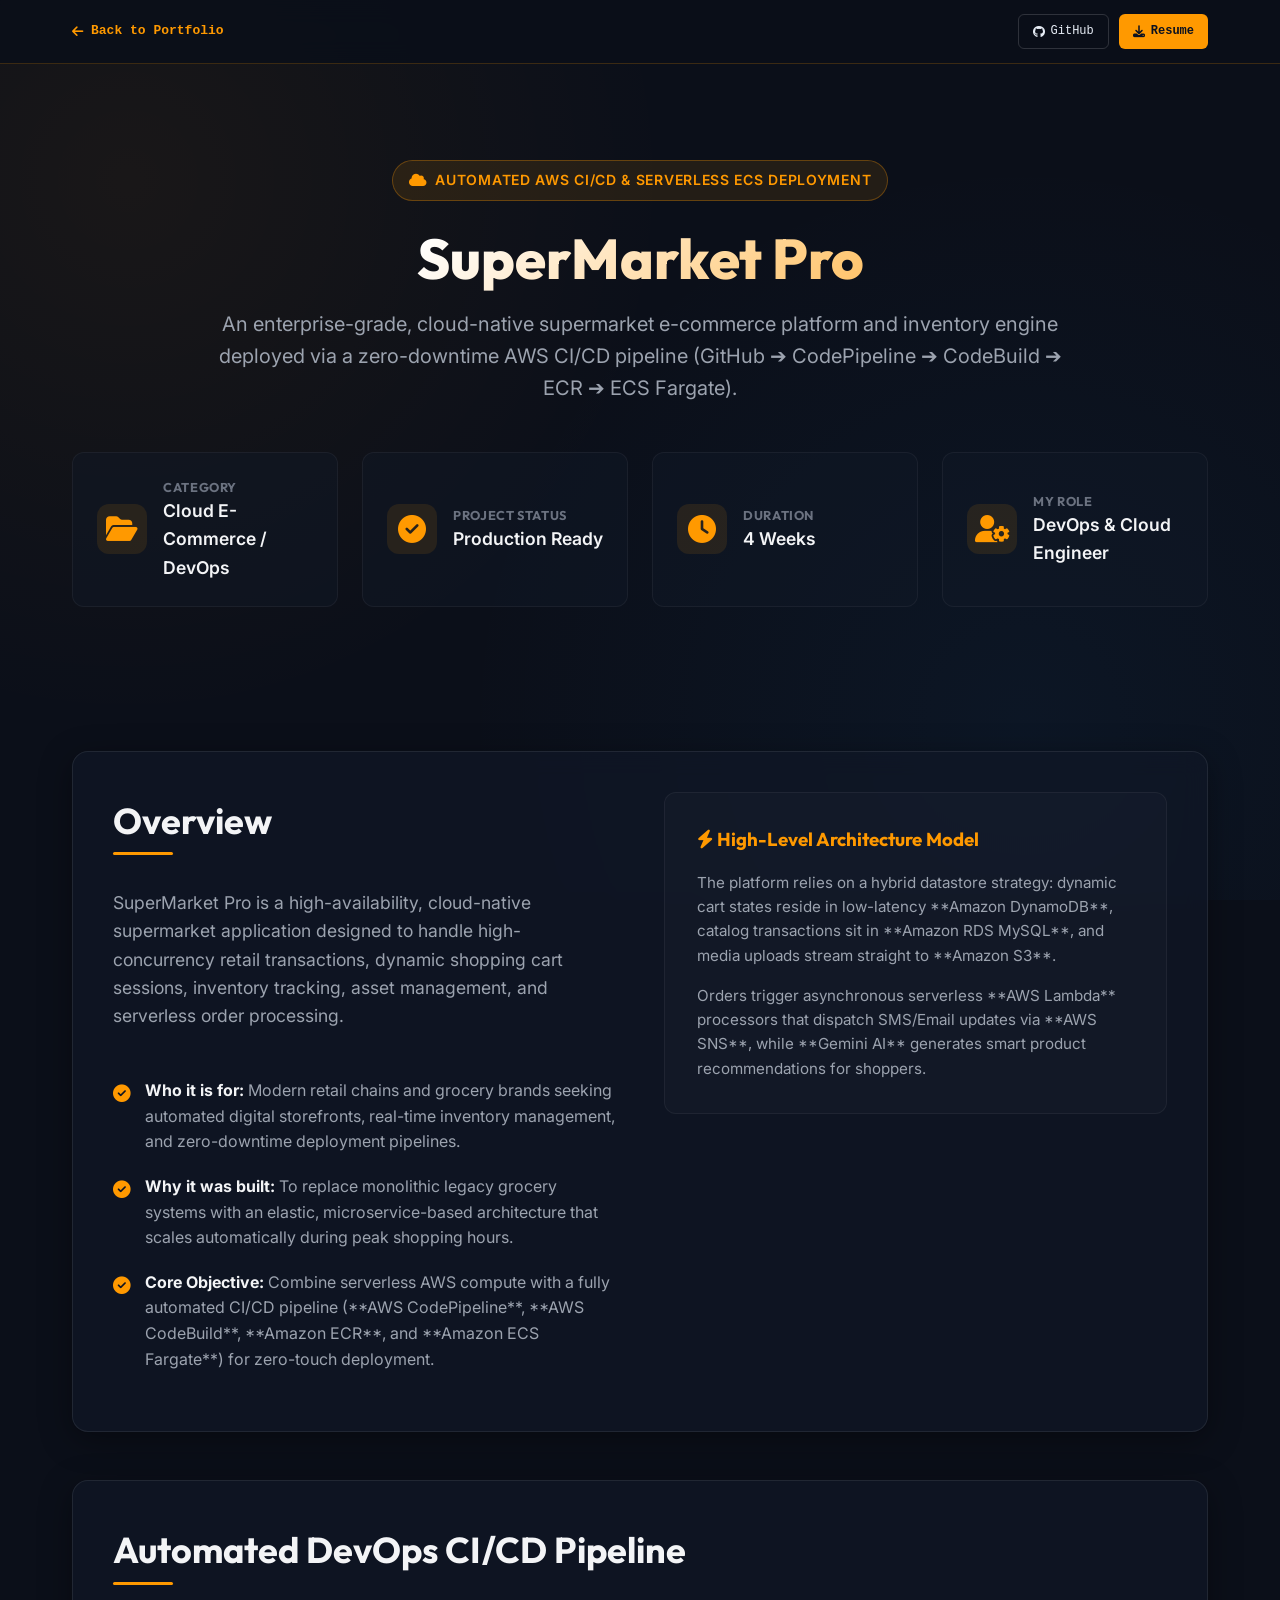
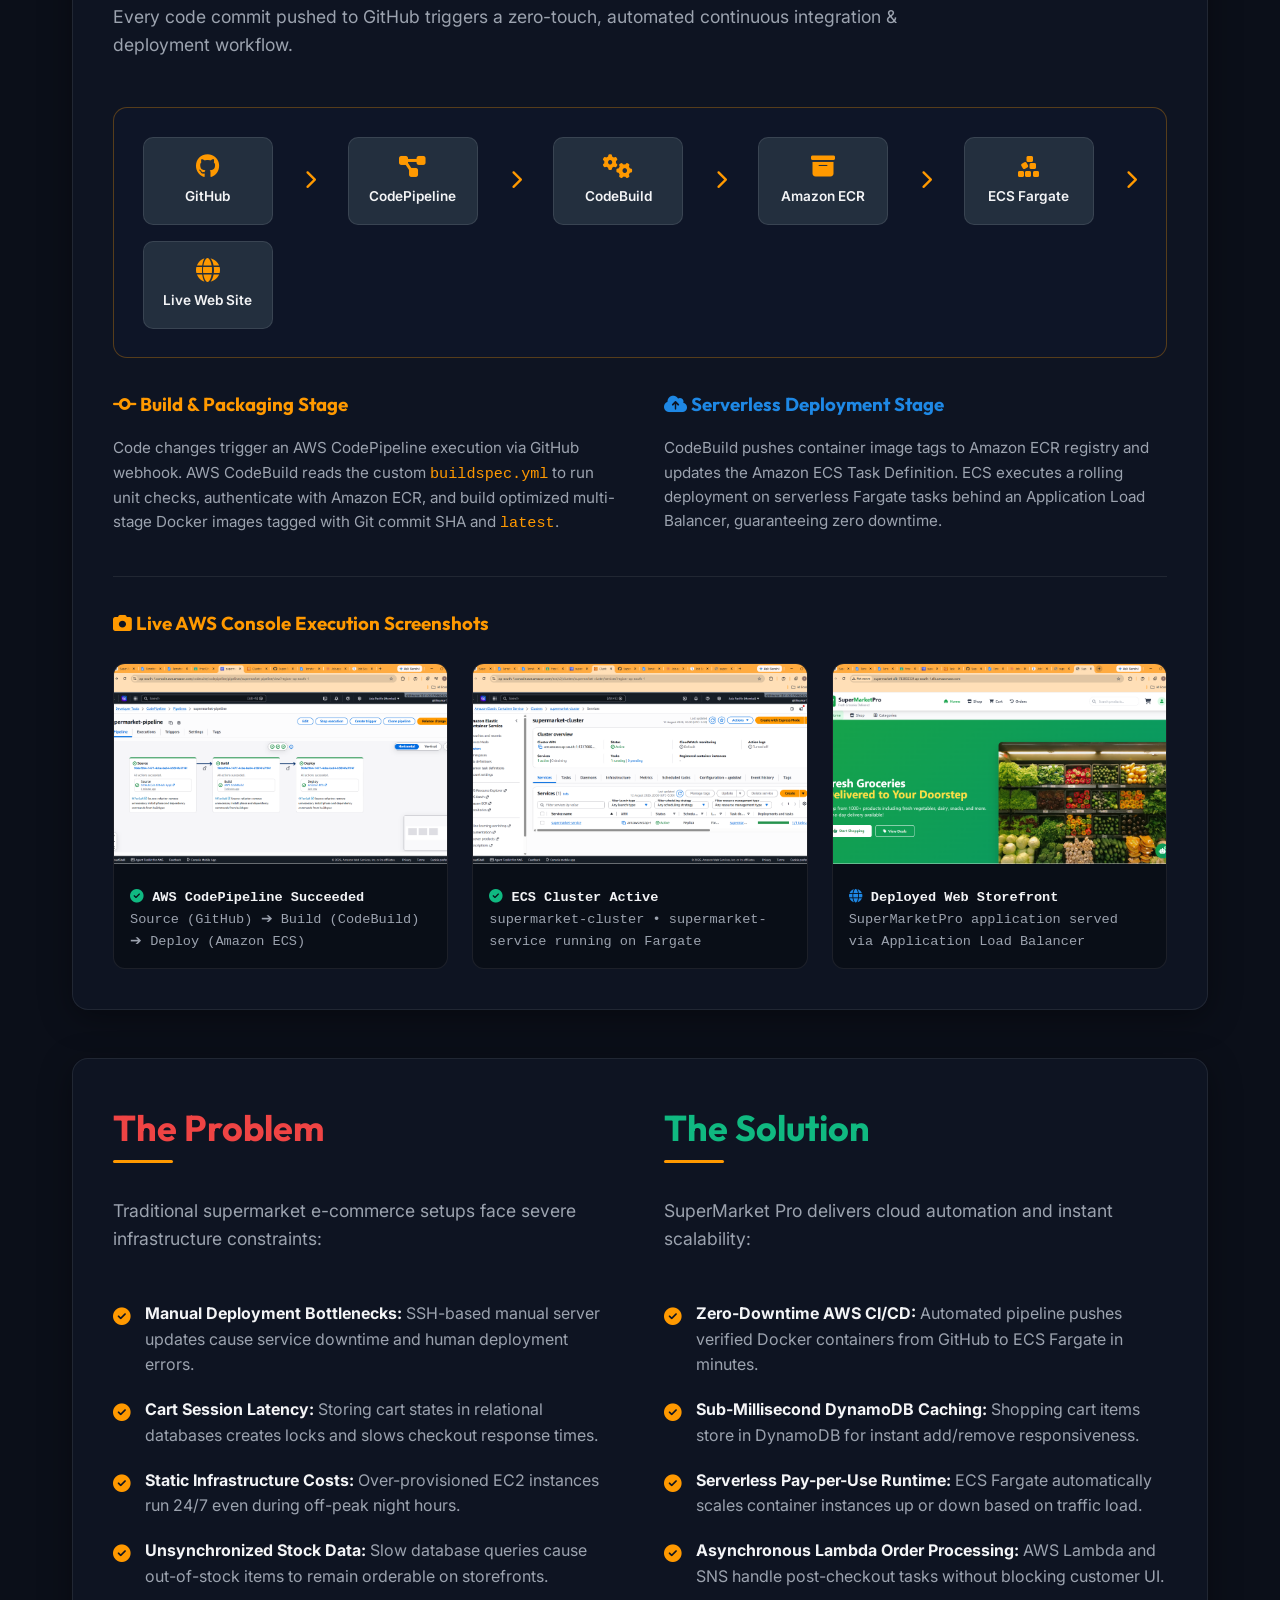
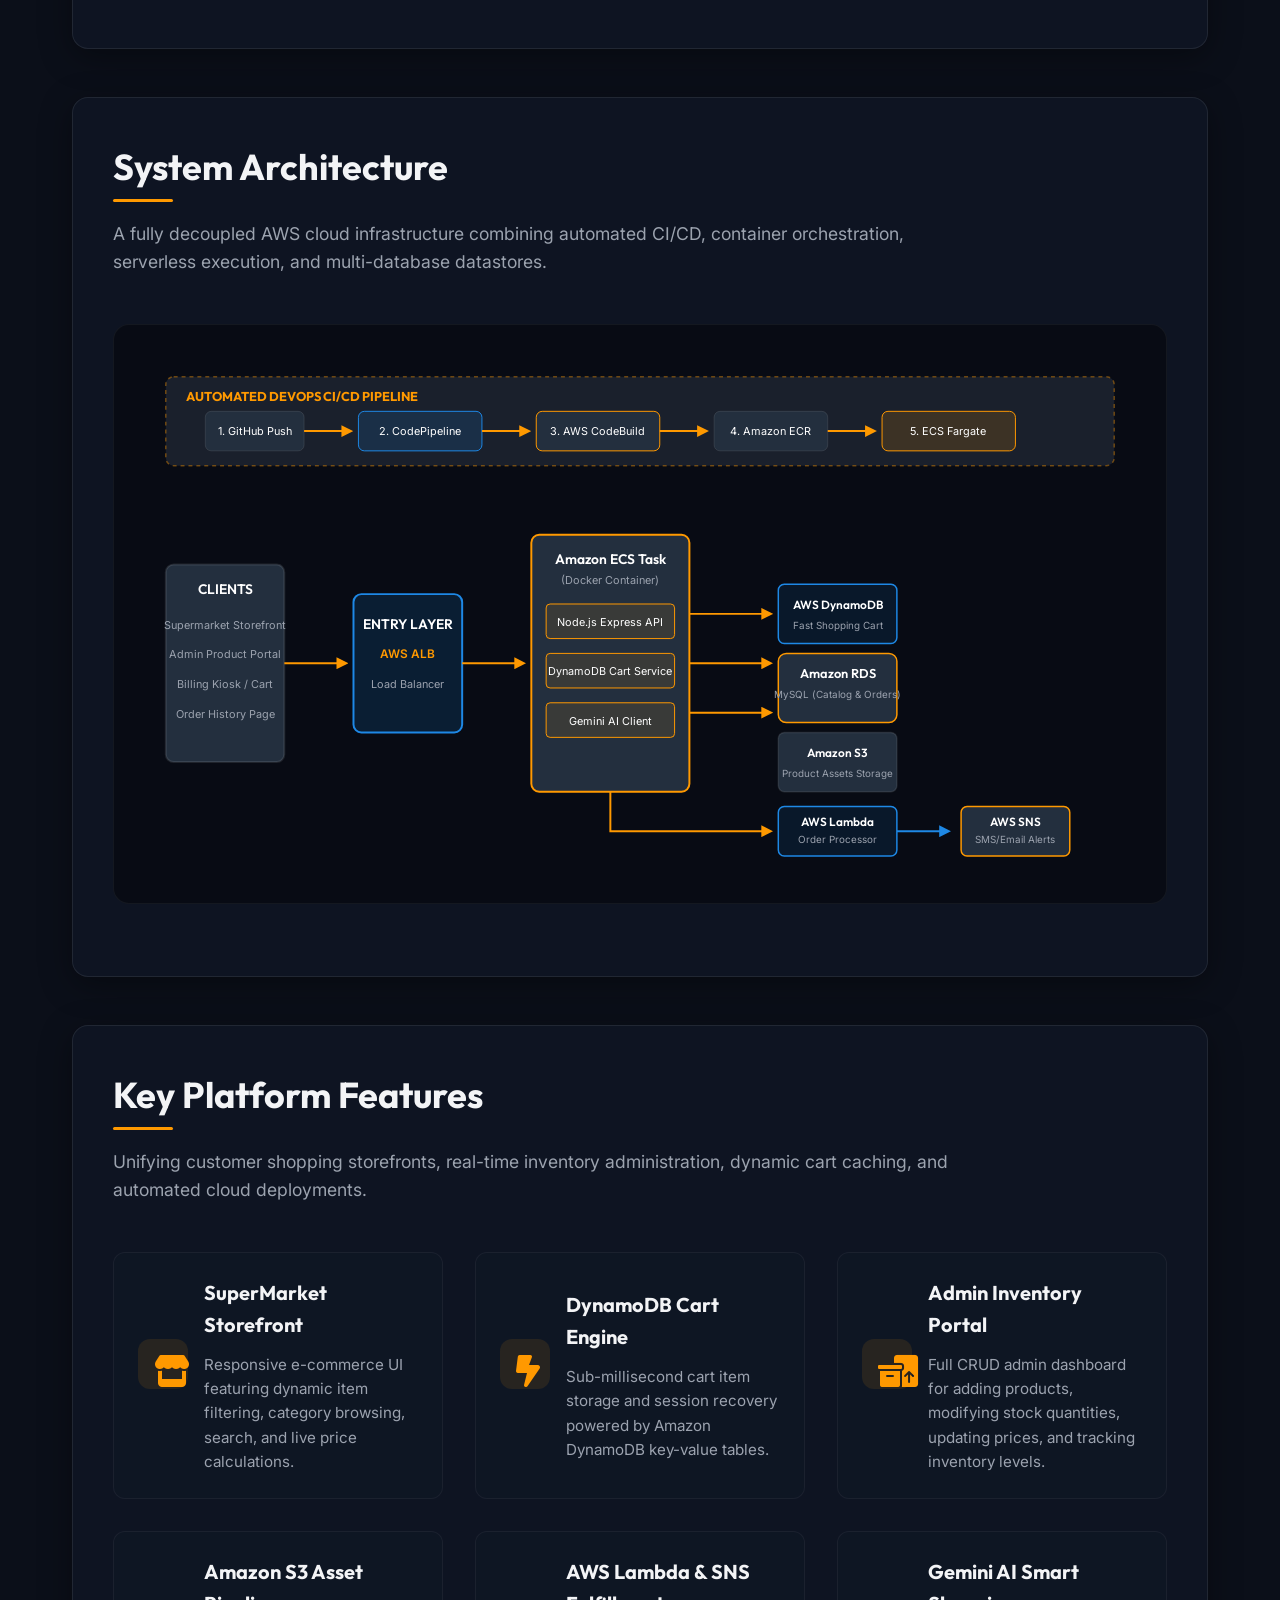
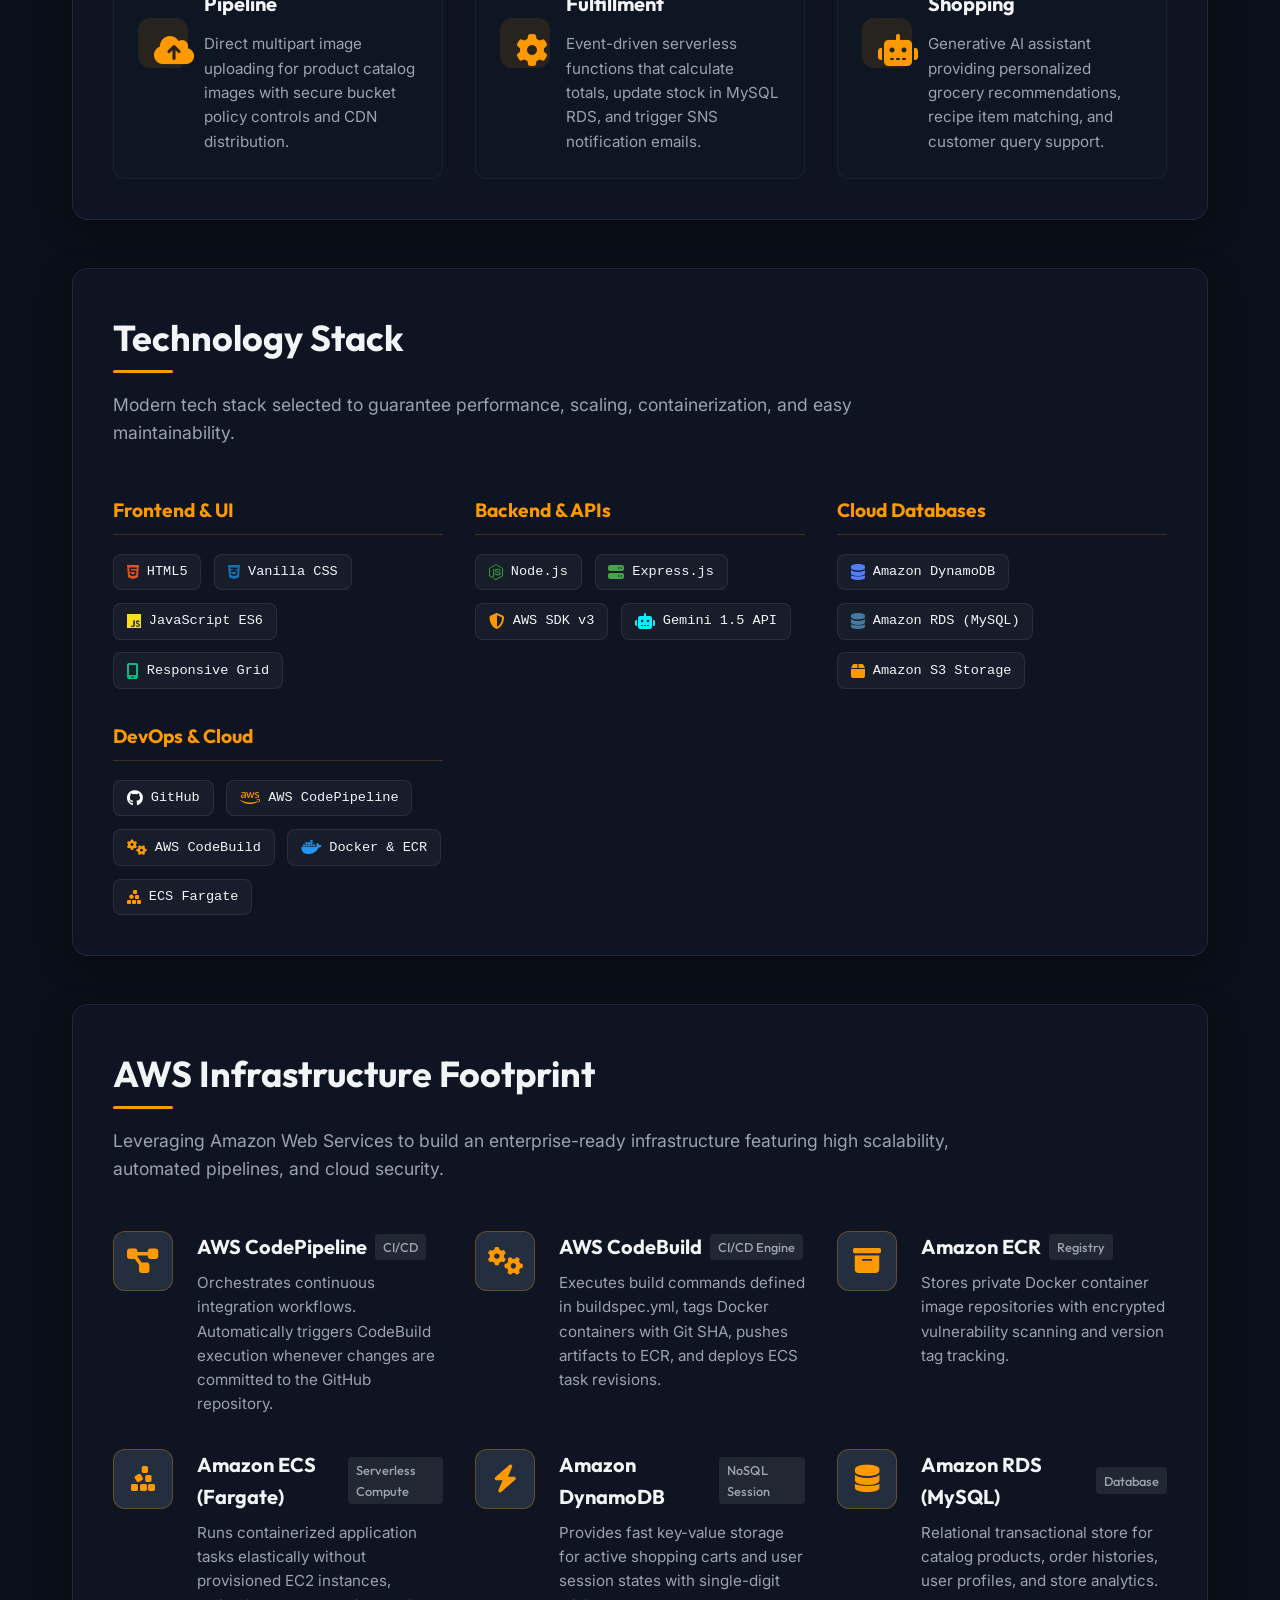
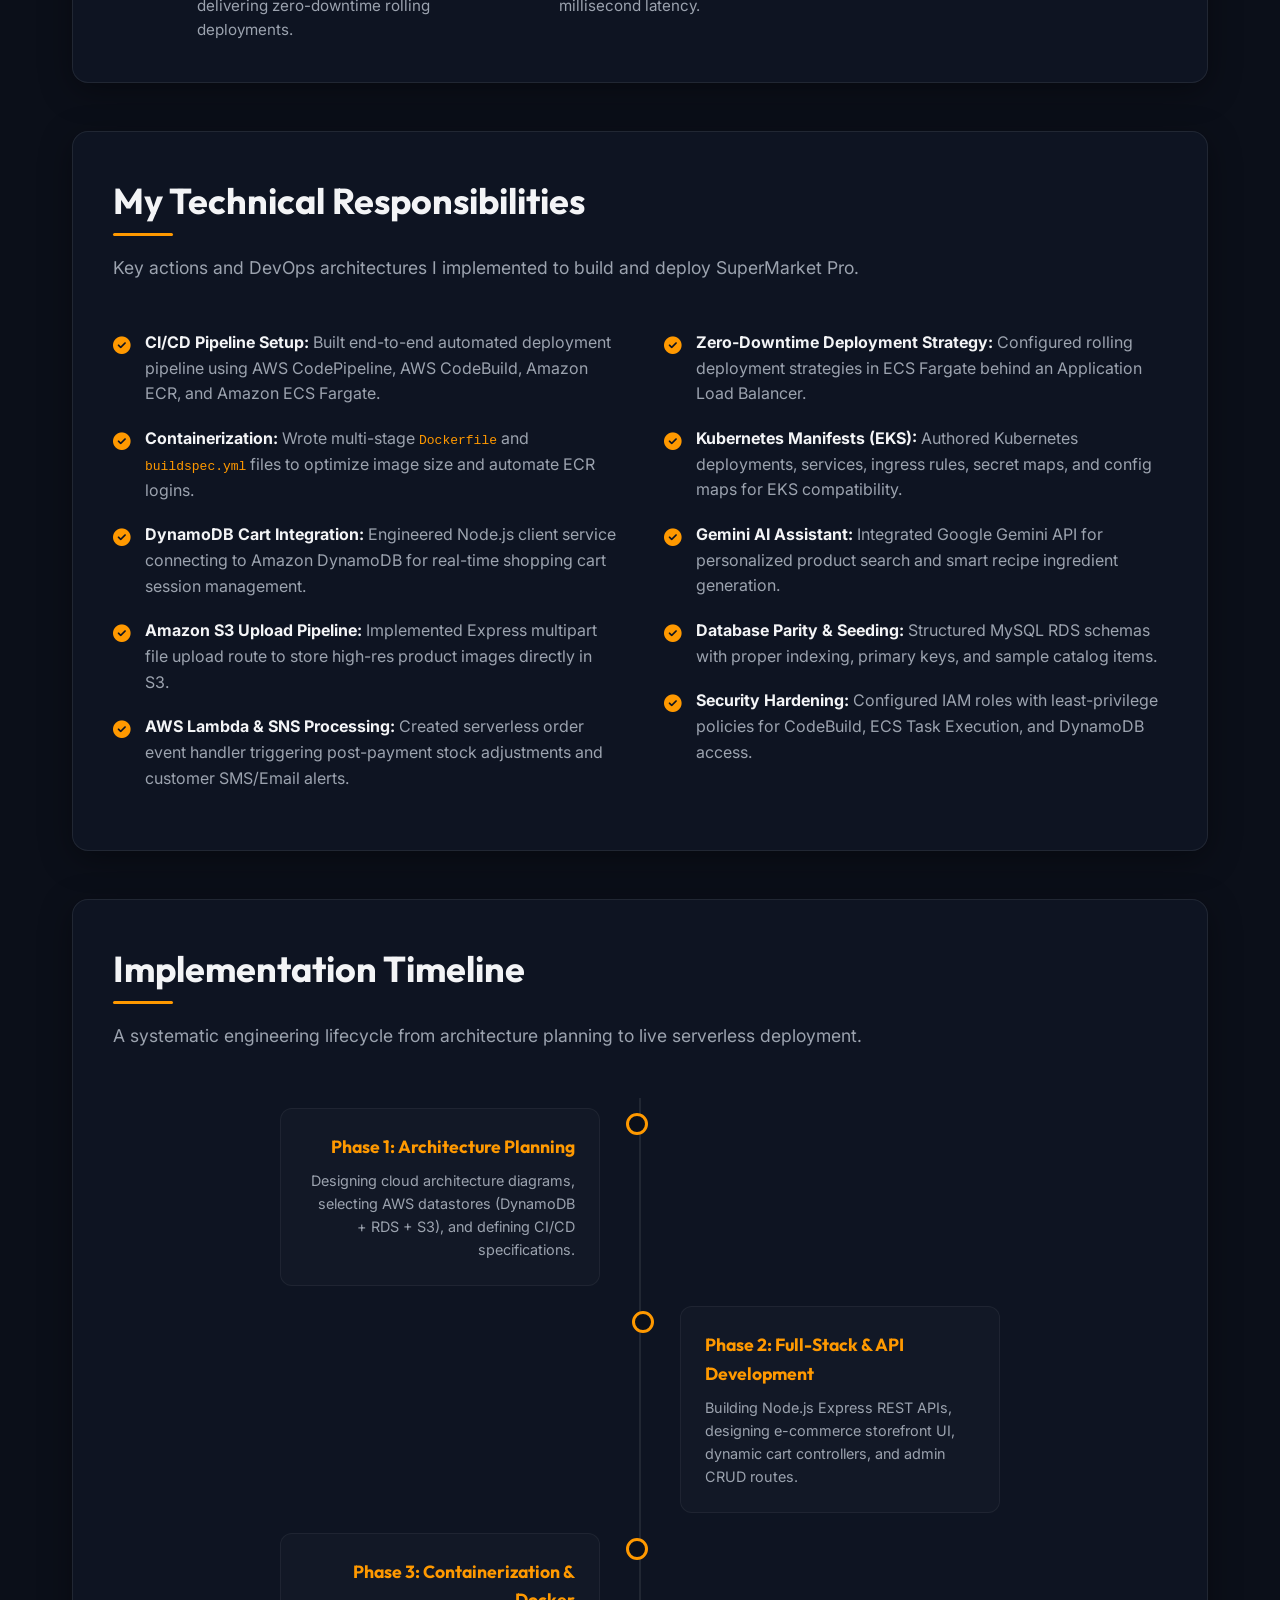
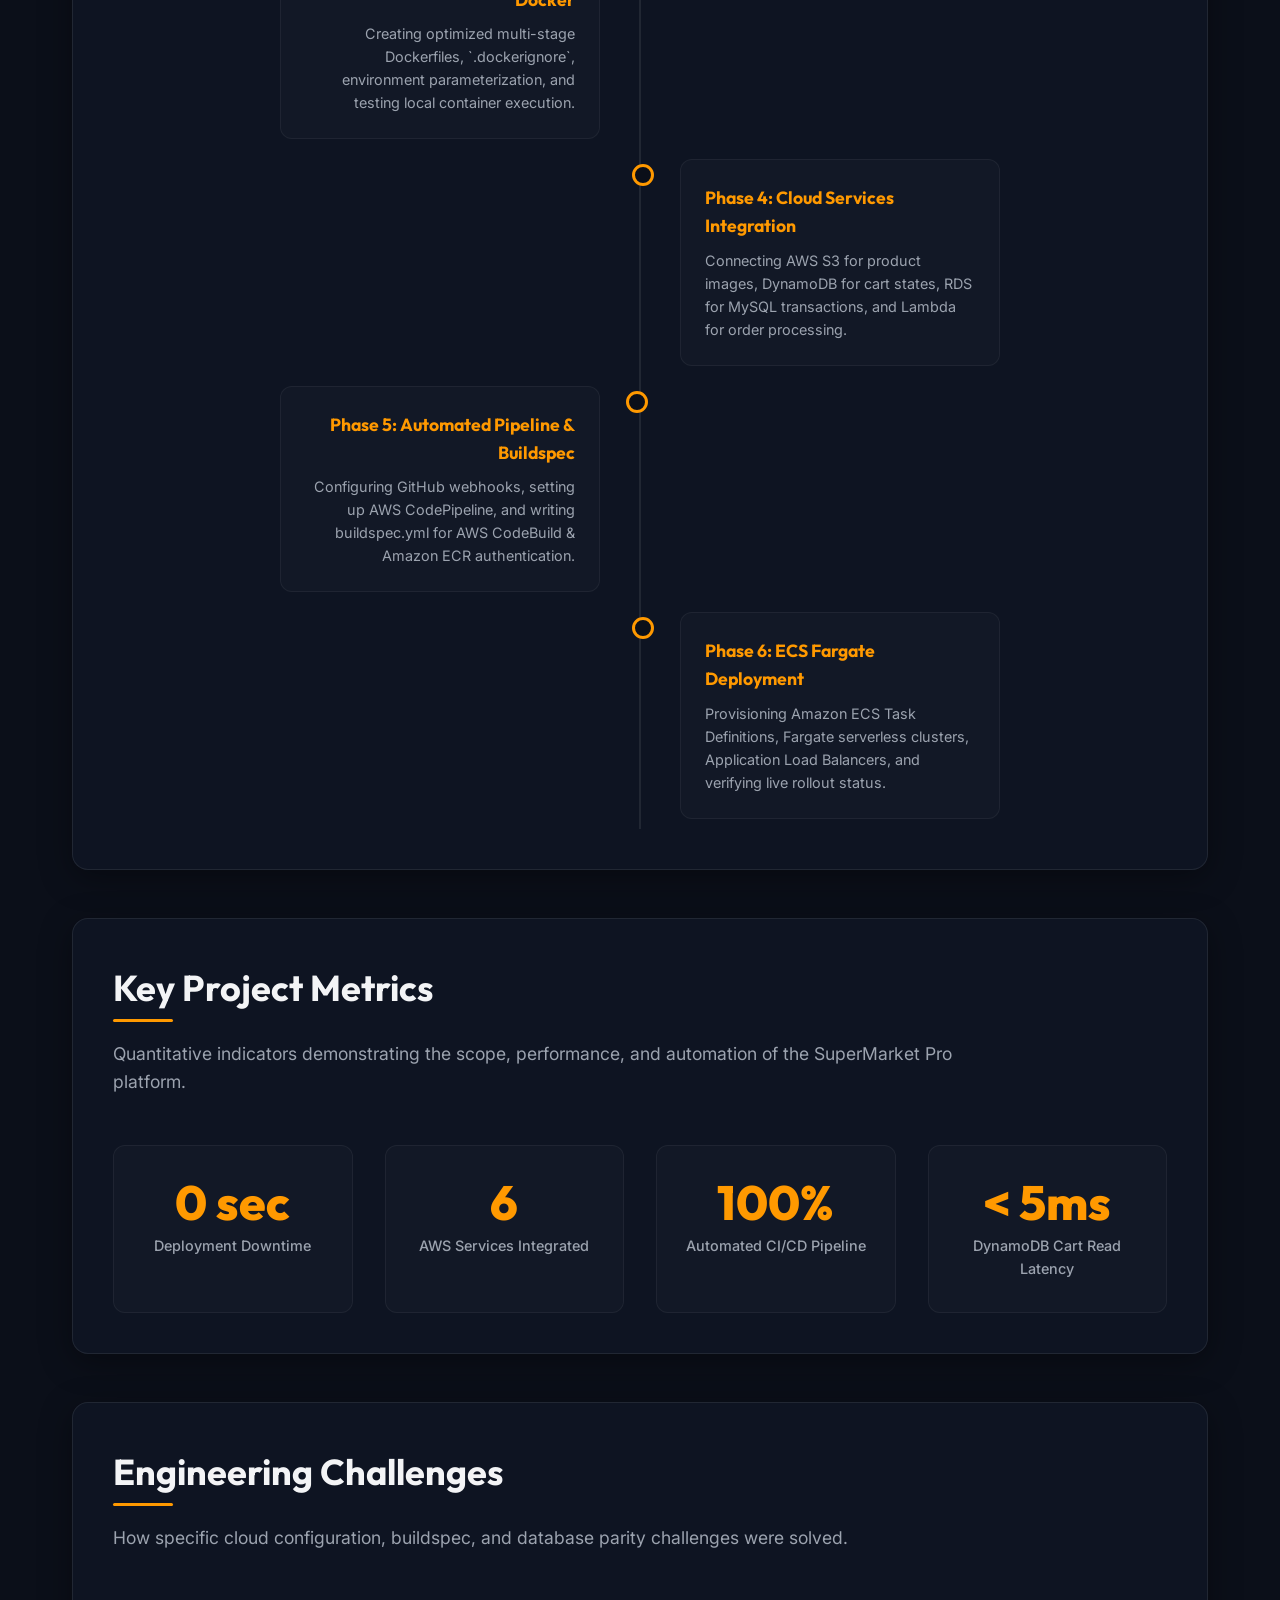
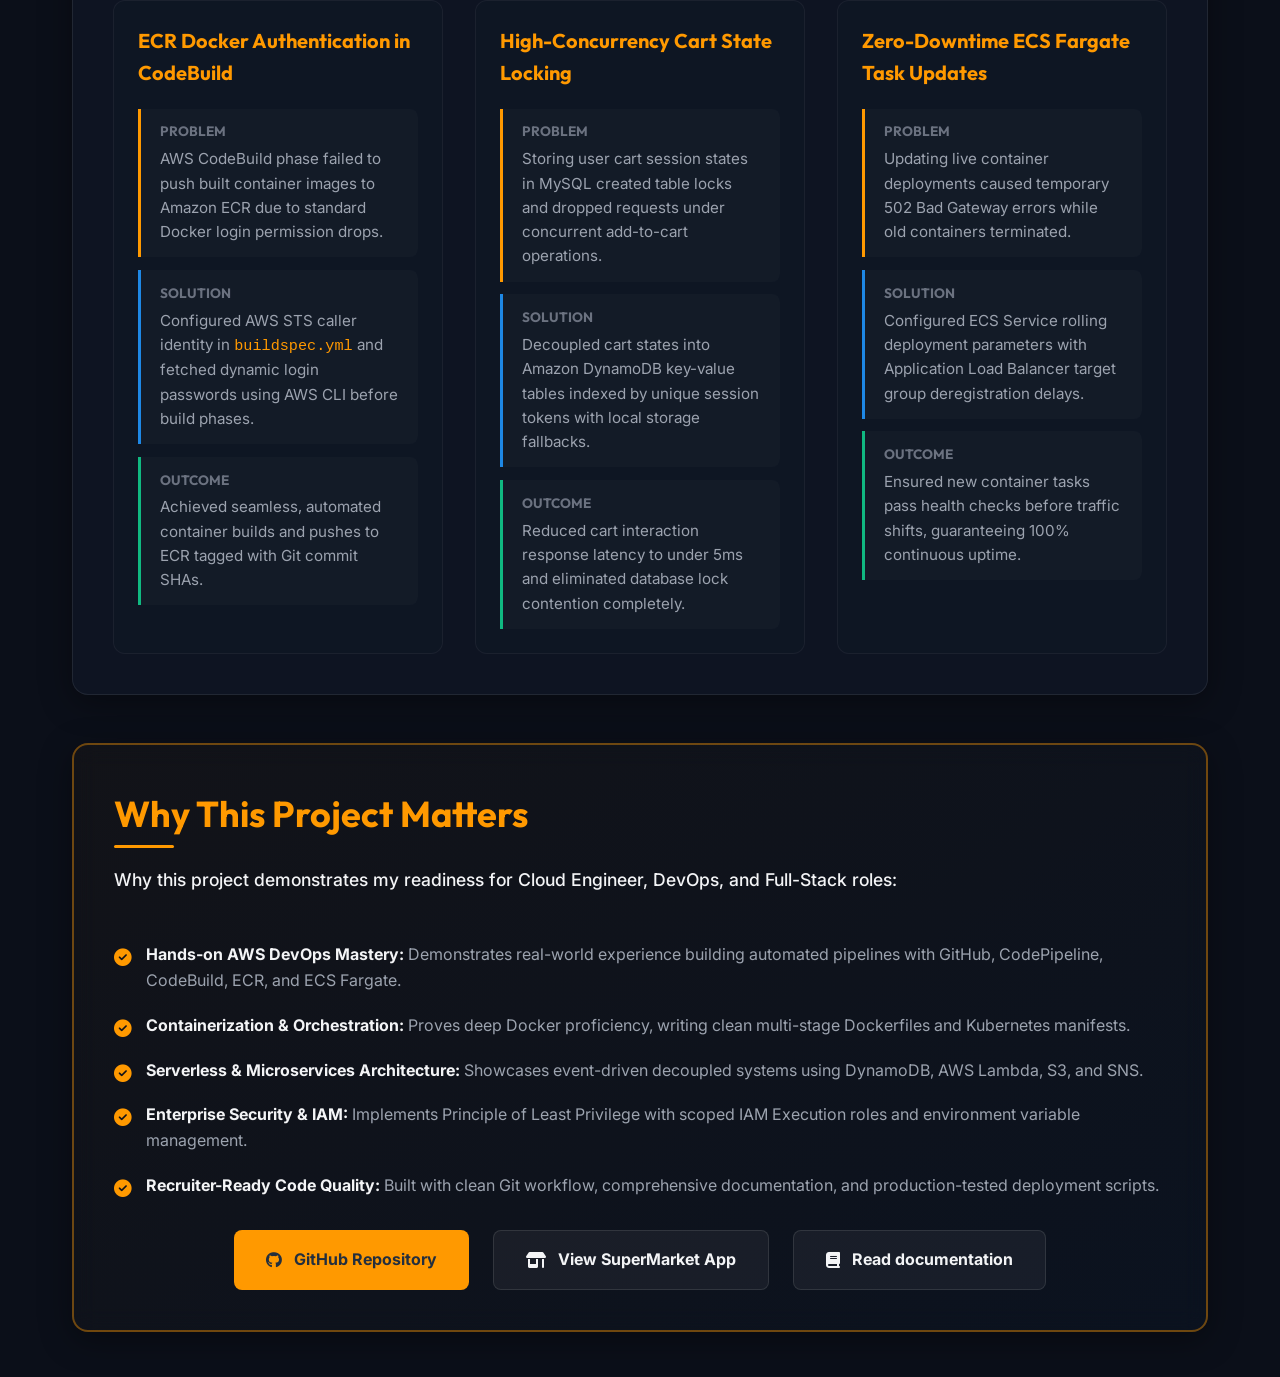
<file: Super Market Pro.html>
<!DOCTYPE html>
<html lang="en">
<head>
  <meta charset="UTF-8">
  <meta name="viewport" content="width=device-width, initial-scale=1.0">
  <title>SuperMarket Pro — Smart Cloud E-Commerce & DevOps Platform Case Study</title>
  <!-- Google Fonts -->
  <link href="https://fonts.googleapis.com/css2?family=Inter:wght@300;400;500;600;700;800&family=Outfit:wght@400;500;600;700;800&display=swap" rel="stylesheet">
  <!-- Font Awesome Icons -->
  <link rel="stylesheet" href="https://cdnjs.cloudflare.com/ajax/libs/font-awesome/6.4.0/css/all.min.css">
  
  <style>
    :root {
      --bg-base: #0B0F19;
      --bg-surface: rgba(17, 24, 39, 0.7);
      --bg-surface-border: rgba(255, 255, 255, 0.08);
      --aws-orange: #FF9900;
      --aws-squid-ink: #232F3E;
      --aws-blue: #1E88E5;
      --text-primary: #F3F4F6;
      --text-secondary: #9CA3AF;
      --text-muted: #6B7280;
      --success: #10B981;
      --error: #EF4444;
      --transition-speed: 0.3s;
    }

    * {
      box-sizing: border-box;
      margin: 0;
      padding: 0;
      scroll-behavior: smooth;
    }

    body {
      font-family: 'Inter', sans-serif;
      background-color: var(--bg-base);
      color: var(--text-primary);
      line-height: 1.6;
      overflow-x: hidden;
      background-image: 
        radial-gradient(circle at 10% 20%, rgba(255, 153, 0, 0.06) 0%, transparent 40%),
        radial-gradient(circle at 80% 80%, rgba(30, 136, 229, 0.06) 0%, transparent 45%);
      background-attachment: fixed;
    }

    h1, h2, h3, h4 {
      font-family: 'Outfit', sans-serif;
      font-weight: 700;
    }

    .container {
      max-width: 1200px;
      margin: 0 auto;
      padding: 0 2rem;
    }

    /* Glassmorphism utility */
    .glass-card {
      background: var(--bg-surface);
      backdrop-filter: blur(12px);
      -webkit-backdrop-filter: blur(12px);
      border: 1px solid var(--bg-surface-border);
      border-radius: 16px;
      padding: 2.5rem;
      box-shadow: 0 8px 32px 0 rgba(0, 0, 0, 0.37);
      transition: transform var(--transition-speed), border-color var(--transition-speed), box-shadow var(--transition-speed);
      margin-bottom: 3rem;
    }

    .glass-card:hover {
      border-color: rgba(255, 153, 0, 0.2);
      box-shadow: 0 12px 40px 0 rgba(255, 153, 0, 0.08);
    }

    /* Header & Hero Section */
    header {
      position: relative;
      padding: 6rem 0 4rem;
      text-align: center;
    }

    .badge {
      display: inline-flex;
      align-items: center;
      gap: 0.5rem;
      background: rgba(255, 153, 0, 0.1);
      color: var(--aws-orange);
      border: 1px solid rgba(255, 153, 0, 0.3);
      padding: 0.5rem 1rem;
      border-radius: 99px;
      font-size: 0.875rem;
      font-weight: 600;
      text-transform: uppercase;
      letter-spacing: 0.05em;
      margin-bottom: 1.5rem;
    }

    .title-gradient {
      font-size: 3.5rem;
      font-weight: 800;
      line-height: 1.2;
      background: linear-gradient(135deg, #FFF 30%, var(--aws-orange) 100%);
      -webkit-background-clip: text;
      -webkit-text-fill-color: transparent;
      margin-bottom: 1rem;
    }

    .subtitle {
      font-size: 1.25rem;
      color: var(--text-secondary);
      max-width: 850px;
      margin: 0 auto 3rem;
    }

    /* Quick Info Cards */
    .project-info-grid {
      display: grid;
      grid-template-columns: repeat(auto-fit, minmax(220px, 1fr));
      gap: 1.5rem;
      margin-bottom: 5rem;
    }

    .info-card {
      background: rgba(17, 24, 39, 0.5);
      border: 1px solid rgba(255, 255, 255, 0.05);
      border-radius: 12px;
      padding: 1.5rem;
      text-align: left;
      display: flex;
      align-items: center;
      gap: 1rem;
    }

    .info-card i {
      font-size: 1.75rem;
      color: var(--aws-orange);
      background: rgba(255, 153, 0, 0.1);
      padding: 1rem;
      border-radius: 12px;
      width: 50px;
      height: 50px;
      display: flex;
      align-items: center;
      justify-content: center;
      flex-shrink: 0;
    }

    .info-card-content h4 {
      font-size: 0.8rem;
      text-transform: uppercase;
      letter-spacing: 0.05em;
      color: var(--text-muted);
    }

    .info-card-content p {
      font-size: 1.1rem;
      font-weight: 600;
      color: var(--text-primary);
    }

    /* Sections Layout */
    section {
      padding: 2rem 0;
    }

    .section-title {
      font-size: 2.25rem;
      margin-bottom: 1.5rem;
      position: relative;
      display: inline-block;
    }

    .section-title::after {
      content: '';
      position: absolute;
      left: 0;
      bottom: -6px;
      width: 60px;
      height: 3px;
      background: var(--aws-orange);
      border-radius: 99px;
    }

    .section-description {
      color: var(--text-secondary);
      font-size: 1.1rem;
      margin-bottom: 3rem;
      max-width: 850px;
    }

    /* Grid Layouts */
    .two-col-grid {
      display: grid;
      grid-template-columns: 1fr 1fr;
      gap: 3rem;
      align-items: start;
    }

    @media (max-width: 768px) {
      .two-col-grid {
        grid-template-columns: 1fr;
      }
      .title-gradient {
        font-size: 2.5rem;
      }
    }

    /* Bullet List style */
    .custom-list {
      list-style: none;
    }

    .custom-list li {
      position: relative;
      padding-left: 2rem;
      margin-bottom: 1.2rem;
      color: var(--text-secondary);
    }

    .custom-list li::before {
      content: "\f058";
      font-family: "Font Awesome 6 Free";
      font-weight: 900;
      position: absolute;
      left: 0;
      top: 2px;
      color: var(--aws-orange);
      font-size: 1.1rem;
    }

    .custom-list strong {
      color: var(--text-primary);
    }

    /* CI/CD Visual Flow Box */
    .pipeline-visual-box {
      background: rgba(15, 23, 42, 0.8);
      border: 1px solid rgba(255, 153, 0, 0.3);
      border-radius: 14px;
      padding: 1.8rem;
      margin-bottom: 2rem;
    }

    .pipeline-flow-steps {
      display: flex;
      align-items: center;
      justify-content: space-between;
      flex-wrap: wrap;
      gap: 1rem;
    }

    .pipeline-step {
      display: flex;
      flex-direction: column;
      align-items: center;
      gap: 0.5rem;
      background: var(--aws-squid-ink);
      border: 1px solid rgba(255, 255, 255, 0.1);
      padding: 1rem 1.2rem;
      border-radius: 10px;
      min-width: 130px;
      text-align: center;
      transition: transform 0.2s;
    }

    .pipeline-step:hover {
      transform: translateY(-4px);
      border-color: var(--aws-orange);
    }

    .pipeline-step i {
      font-size: 1.5rem;
      color: var(--aws-orange);
    }

    .pipeline-step span {
      font-size: 0.85rem;
      font-weight: 600;
      color: var(--text-primary);
    }

    .pipeline-arrow {
      color: var(--aws-orange);
      font-size: 1.2rem;
    }

    /* Feature Grid & Cards */
    .feature-grid {
      display: grid;
      grid-template-columns: repeat(auto-fit, minmax(280px, 1fr));
      gap: 2rem;
    }

    .feature-card {
      text-align: left;
    }

    .feature-card i {
      font-size: 2rem;
      color: var(--aws-orange);
      margin-bottom: 1.5rem;
      display: inline-block;
    }

    .feature-card h3 {
      font-size: 1.25rem;
      margin-bottom: 0.75rem;
      color: var(--text-primary);
    }

    .feature-card p {
      color: var(--text-secondary);
      font-size: 0.95rem;
    }

    /* Tech Stack Badge Lists */
    .tech-stack-container {
      display: grid;
      grid-template-columns: repeat(auto-fit, minmax(260px, 1fr));
      gap: 2rem;
    }

    .tech-group h3 {
      font-size: 1.2rem;
      margin-bottom: 1.2rem;
      color: var(--aws-orange);
      border-bottom: 1px solid rgba(255, 153, 0, 0.2);
      padding-bottom: 0.5rem;
    }

    .badge-cloud {
      display: flex;
      flex-wrap: wrap;
      gap: 0.8rem;
    }

    .tech-tag {
      background: rgba(255, 255, 255, 0.04);
      border: 1px solid rgba(255, 255, 255, 0.08);
      padding: 0.4rem 0.8rem;
      border-radius: 8px;
      font-size: 0.85rem;
      font-family: monospace;
      color: var(--text-primary);
      display: flex;
      align-items: center;
      gap: 0.5rem;
      transition: background var(--transition-speed), border-color var(--transition-speed);
    }

    .tech-tag:hover {
      background: rgba(255, 153, 0, 0.08);
      border-color: rgba(255, 153, 0, 0.3);
    }

    .tech-tag i {
      font-size: 1rem;
    }

    /* AWS Services detailed section */
    .aws-services-grid {
      display: grid;
      grid-template-columns: repeat(auto-fit, minmax(320px, 1fr));
      gap: 2rem;
    }

    .aws-service-card {
      display: flex;
      gap: 1.5rem;
      align-items: start;
    }

    .aws-icon-wrapper {
      background: var(--aws-squid-ink);
      border: 1px solid rgba(255, 153, 0, 0.3);
      padding: 1rem;
      border-radius: 12px;
      font-size: 1.75rem;
      color: var(--aws-orange);
      display: flex;
      align-items: center;
      justify-content: center;
      width: 60px;
      height: 60px;
      flex-shrink: 0;
    }

    .aws-service-content h3 {
      font-size: 1.25rem;
      margin-bottom: 0.5rem;
      display: flex;
      align-items: center;
      gap: 0.5rem;
    }

    .aws-service-content h3 span {
      font-size: 0.8rem;
      background: rgba(255, 255, 255, 0.08);
      padding: 0.2rem 0.5rem;
      border-radius: 4px;
      color: var(--text-secondary);
      font-weight: 500;
    }

    .aws-service-content p {
      color: var(--text-secondary);
      font-size: 0.95rem;
    }

    /* Timeline component */
    .timeline {
      position: relative;
      max-width: 800px;
      margin: 0 auto;
    }

    .timeline::after {
      content: '';
      position: absolute;
      width: 2px;
      background: rgba(255, 255, 255, 0.08);
      top: 0;
      bottom: 0;
      left: 50%;
      margin-left: -1px;
    }

    .timeline-item {
      padding: 10px 40px;
      position: relative;
      background-color: inherit;
      width: 50%;
    }

    .timeline-item::after {
      content: '';
      position: absolute;
      width: 16px;
      height: 16px;
      right: -8px;
      background-color: var(--bg-base);
      border: 3px solid var(--aws-orange);
      top: 15px;
      border-radius: 50%;
      z-index: 1;
    }

    .left {
      left: 0;
      text-align: right;
    }

    .right {
      left: 50%;
      text-align: left;
    }

    .left::after {
      right: -8px;
    }

    .right::after {
      left: -8px;
    }

    .timeline-content {
      padding: 1.5rem;
      background: rgba(255, 255, 255, 0.02);
      border: 1px solid rgba(255, 255, 255, 0.05);
      border-radius: 12px;
    }

    .timeline-content h3 {
      font-size: 1.1rem;
      color: var(--aws-orange);
      margin-bottom: 0.5rem;
    }

    .timeline-content p {
      font-size: 0.9rem;
      color: var(--text-secondary);
    }

    @media (max-width: 768px) {
      .timeline::after {
        left: 31px;
      }
      .timeline-item {
        width: 100%;
        padding-left: 70px;
        padding-right: 25px;
        text-align: left;
      }
      .timeline-item::after {
        left: 22px;
      }
      .right {
        left: 0%;
      }
    }

    /* Challenge Cards */
    .challenge-grid {
      display: grid;
      grid-template-columns: repeat(auto-fit, minmax(320px, 1fr));
      gap: 2rem;
    }

    .challenge-card {
      display: flex;
      flex-direction: column;
      gap: 1.2rem;
    }

    .challenge-card h3 {
      color: var(--aws-orange);
      font-size: 1.25rem;
    }

    .challenge-card .pill-group {
      display: flex;
      flex-direction: column;
      gap: 0.8rem;
    }

    .challenge-pill {
      background: rgba(255, 255, 255, 0.02);
      border-left: 3px solid var(--aws-orange);
      padding: 0.8rem 1.2rem;
      border-radius: 0 8px 8px 0;
    }

    .challenge-pill.sol {
      border-left-color: var(--aws-blue);
    }

    .challenge-pill.out {
      border-left-color: var(--success);
    }

    .challenge-pill h4 {
      font-size: 0.85rem;
      text-transform: uppercase;
      color: var(--text-muted);
      margin-bottom: 0.25rem;
    }

    .challenge-pill p {
      font-size: 0.95rem;
      color: var(--text-secondary);
    }

    /* Metrics Grid */
    .metrics-grid {
      display: grid;
      grid-template-columns: repeat(auto-fit, minmax(220px, 1fr));
      gap: 2rem;
      margin-top: 2rem;
    }

    .metric-item {
      text-align: center;
      background: rgba(255, 255, 255, 0.02);
      border: 1px solid rgba(255, 255, 255, 0.05);
      border-radius: 12px;
      padding: 2rem 1.5rem;
    }

    .metric-value {
      font-size: 3rem;
      font-weight: 800;
      color: var(--aws-orange);
      font-family: 'Outfit', sans-serif;
      line-height: 1;
      margin-bottom: 0.5rem;
    }

    .metric-label {
      font-size: 0.9rem;
      color: var(--text-secondary);
      font-weight: 500;
    }

    /* Links container */
    .links-wrapper {
      display: flex;
      flex-wrap: wrap;
      gap: 1.5rem;
      justify-content: center;
      margin-top: 2rem;
    }

    .btn {
      display: inline-flex;
      align-items: center;
      gap: 0.75rem;
      background: var(--aws-orange);
      color: var(--aws-squid-ink);
      font-weight: 700;
      padding: 1rem 2rem;
      border-radius: 8px;
      text-decoration: none;
      transition: transform 0.2s, background-color 0.2s;
    }

    .btn:hover {
      transform: translateY(-2px);
      background-color: #e08800;
    }

    .btn-secondary {
      background: rgba(255, 255, 255, 0.05);
      color: var(--text-primary);
      border: 1px solid rgba(255, 255, 255, 0.1);
    }

    .btn-secondary:hover {
      background: rgba(255, 255, 255, 0.1);
    }

    /* Recruiter summary focus styling */
    .recruiter-summary-card {
      border: 2px solid rgba(255, 153, 0, 0.4);
      background: linear-gradient(145deg, rgba(255, 153, 0, 0.03) 0%, rgba(30, 136, 229, 0.03) 100%);
    }

    /* SVG Architecture container */
    .architecture-diagram-wrapper {
      background: rgba(0, 0, 0, 0.4);
      border: 1px solid rgba(255, 255, 255, 0.05);
      border-radius: 16px;
      padding: 2rem;
      display: flex;
      justify-content: center;
      align-items: center;
      margin-bottom: 2rem;
      overflow-x: auto;
    }

    .architecture-diagram-wrapper svg {
      width: 100%;
      min-width: 850px;
      height: auto;
    }
  /* Case study sticky top nav */
  .case-nav {
    position: sticky; top: 0; z-index: 100;
    background: rgba(11, 15, 25, 0.95);
    backdrop-filter: blur(12px);
    -webkit-backdrop-filter: blur(12px);
    border-bottom: 1px solid rgba(255, 153, 0, 0.2);
    padding: 14px 0;
  }
  .case-nav-inner {
    max-width: 1200px; margin: 0 auto; padding: 0 2rem;
    display: flex; align-items: center; justify-content: space-between; gap: 16px;
  }
  .back-link {
    display: inline-flex; align-items: center; gap: 8px;
    color: #FF9900; font-family: monospace; font-size: 13px; font-weight: 600;
    text-decoration: none; transition: opacity .2s;
  }
  .back-link:hover { opacity: 0.8; }
  .case-nav-actions { display: flex; gap: 10px; }
  .case-nav-btn {
    font-family: monospace; font-size: 12px; padding: 7px 14px; border-radius: 6px;
    display: inline-flex; align-items: center; gap: 6px; text-decoration: none;
    transition: all .2s ease;
  }
  .case-nav-btn.primary { background: #FF9900; color: #0B1120; font-weight: 700; }
  .case-nav-btn.primary:hover { background: #e08800; }
  .case-nav-btn.secondary { background: transparent; border: 1px solid rgba(255,255,255,0.15); color: #E7EDF6; }
  .case-nav-btn.secondary:hover { border-color: #FF9900; color: #FF9900; }
  </style>
</head>
<body>

  <!-- Sticky Case Study Navigation -->
  <nav class="case-nav">
    <div class="case-nav-inner">
      <a href="index.html" class="back-link">
        <i class="fa-solid fa-arrow-left"></i> Back to Portfolio
      </a>
      <div class="case-nav-actions">
        <a href="https://github.com/ajithkumar31082004-bit/Super-Market-Website" target="_blank" rel="noopener" class="case-nav-btn secondary">
          <i class="fa-brands fa-github"></i> GitHub
        </a>
        <a href="Ajithkumar_M_Resume_CloudDevOps.docx" download class="case-nav-btn primary">
          <i class="fa-solid fa-download"></i> Resume
        </a>
      </div>
    </div>
  </nav>

  <div class="container">
    
    <!-- Header Hero -->
    <header>
      <div class="badge">
        <i class="fa-solid fa-cloud"></i> Automated AWS CI/CD & Serverless ECS Deployment
      </div>
      <h1 class="title-gradient">SuperMarket Pro</h1>
      <p class="subtitle">An enterprise-grade, cloud-native supermarket e-commerce platform and inventory engine deployed via a zero-downtime AWS CI/CD pipeline (GitHub ➔ CodePipeline ➔ CodeBuild ➔ ECR ➔ ECS Fargate).</p>
      
      <!-- Quick Info Block -->
      <div class="project-info-grid">
        <div class="info-card">
          <i class="fa-solid fa-folder-open"></i>
          <div class="info-card-content">
            <h4>Category</h4>
            <p>Cloud E-Commerce / DevOps</p>
          </div>
        </div>
        <div class="info-card">
          <i class="fa-solid fa-circle-check"></i>
          <div class="info-card-content">
            <h4>Project Status</h4>
            <p>Production Ready</p>
          </div>
        </div>
        <div class="info-card">
          <i class="fa-solid fa-clock"></i>
          <div class="info-card-content">
            <h4>Duration</h4>
            <p>4 Weeks</p>
          </div>
        </div>
        <div class="info-card">
          <i class="fa-solid fa-user-gear"></i>
          <div class="info-card-content">
            <h4>My Role</h4>
            <p>DevOps & Cloud Engineer</p>
          </div>
        </div>
      </div>
    </header>

    <!-- Overview Section -->
    <section id="overview" class="glass-card">
      <div class="two-col-grid">
        <div>
          <h2 class="section-title">Overview</h2>
          <p class="section-description" style="margin-top: 1rem;">
            SuperMarket Pro is a high-availability, cloud-native supermarket application designed to handle high-concurrency retail transactions, dynamic shopping cart sessions, inventory tracking, asset management, and serverless order processing.
          </p>
          <ul class="custom-list">
            <li><strong>Who it is for:</strong> Modern retail chains and grocery brands seeking automated digital storefronts, real-time inventory management, and zero-downtime deployment pipelines.</li>
            <li><strong>Why it was built:</strong> To replace monolithic legacy grocery systems with an elastic, microservice-based architecture that scales automatically during peak shopping hours.</li>
            <li><strong>Core Objective:</strong> Combine serverless AWS compute with a fully automated CI/CD pipeline (**AWS CodePipeline**, **AWS CodeBuild**, **Amazon ECR**, and **Amazon ECS Fargate**) for zero-touch deployment.</li>
          </ul>
        </div>
        <div style="background: rgba(255,255,255,0.02); border-radius: 12px; padding: 2rem; border: 1px solid rgba(255,255,255,0.05);">
          <h3 style="color: var(--aws-orange); margin-bottom: 1rem;"><i class="fa-solid fa-bolt"></i> High-Level Architecture Model</h3>
          <p style="font-size: 0.95rem; color: var(--text-secondary); margin-bottom: 1rem;">
            The platform relies on a hybrid datastore strategy: dynamic cart states reside in low-latency **Amazon DynamoDB**, catalog transactions sit in **Amazon RDS MySQL**, and media uploads stream straight to **Amazon S3**.
          </p>
          <p style="font-size: 0.95rem; color: var(--text-secondary);">
            Orders trigger asynchronous serverless **AWS Lambda** processors that dispatch SMS/Email updates via **AWS SNS**, while **Gemini AI** generates smart product recommendations for shoppers.
          </p>
        </div>
      </div>
    </section>

    <!-- DevOps Pipeline Highlight Section -->
    <section id="pipeline" class="glass-card">
      <h2 class="section-title">Automated DevOps CI/CD Pipeline</h2>
      <p class="section-description">Every code commit pushed to GitHub triggers a zero-touch, automated continuous integration & deployment workflow.</p>
      
      <div class="pipeline-visual-box">
        <div class="pipeline-flow-steps">
          <div class="pipeline-step">
            <i class="fa-brands fa-github"></i>
            <span>GitHub</span>
          </div>
          <i class="fa-solid fa-chevron-right pipeline-arrow"></i>
          <div class="pipeline-step">
            <i class="fa-solid fa-diagram-project"></i>
            <span>CodePipeline</span>
          </div>
          <i class="fa-solid fa-chevron-right pipeline-arrow"></i>
          <div class="pipeline-step">
            <i class="fa-solid fa-gears"></i>
            <span>CodeBuild</span>
          </div>
          <i class="fa-solid fa-chevron-right pipeline-arrow"></i>
          <div class="pipeline-step">
            <i class="fa-solid fa-box-archive"></i>
            <span>Amazon ECR</span>
          </div>
          <i class="fa-solid fa-chevron-right pipeline-arrow"></i>
          <div class="pipeline-step">
            <i class="fa-solid fa-cubes-stacked"></i>
            <span>ECS Fargate</span>
          </div>
          <i class="fa-solid fa-chevron-right pipeline-arrow"></i>
          <div class="pipeline-step">
            <i class="fa-solid fa-globe"></i>
            <span>Live Web Site</span>
          </div>
        </div>
      </div>

      <div class="two-col-grid">
        <div>
          <h3 style="color: var(--aws-orange); margin-bottom: 1rem;"><i class="fa-solid fa-code-commit"></i> Build & Packaging Stage</h3>
          <p style="color: var(--text-secondary); font-size: 0.95rem;">
            Code changes trigger an AWS CodePipeline execution via GitHub webhook. AWS CodeBuild reads the custom <code style="color: var(--aws-orange);">buildspec.yml</code> to run unit checks, authenticate with Amazon ECR, and build optimized multi-stage Docker images tagged with Git commit SHA and <code style="color: var(--aws-orange);">latest</code>.
          </p>
        </div>
        <div>
          <h3 style="color: var(--aws-blue); margin-bottom: 1rem;"><i class="fa-solid fa-cloud-arrow-up"></i> Serverless Deployment Stage</h3>
          <p style="color: var(--text-secondary); font-size: 0.95rem;">
            CodeBuild pushes container image tags to Amazon ECR registry and updates the Amazon ECS Task Definition. ECS executes a rolling deployment on serverless Fargate tasks behind an Application Load Balancer, guaranteeing zero downtime.
          </p>
        </div>
      </div>

      <!-- Live AWS Console Evidence -->
      <div style="margin-top: 2.5rem; border-top: 1px solid var(--bg-surface-border); padding-top: 2rem;">
        <h3 style="color: var(--aws-orange); margin-bottom: 1.5rem; font-family: 'Outfit', sans-serif;"><i class="fa-solid fa-camera"></i> Live AWS Console Execution Screenshots</h3>
        <div style="display: grid; grid-template-columns: repeat(auto-fit, minmax(320px, 1fr)); gap: 1.5rem;">
          <div style="background: rgba(0,0,0,0.3); border: 1px solid var(--bg-surface-border); border-radius: 12px; overflow: hidden;">
            <img src="images/supermarket_pipeline.png" alt="AWS CodePipeline Execution" style="width: 100%; height: 200px; object-fit: cover;">
            <div style="padding: 1rem; font-size: 0.85rem; color: var(--text-secondary); font-family: monospace;">
              <strong style="color: var(--text-primary);"><i class="fa-solid fa-circle-check" style="color:var(--success);"></i> AWS CodePipeline Succeeded</strong><br>
              Source (GitHub) ➔ Build (CodeBuild) ➔ Deploy (Amazon ECS)
            </div>
          </div>
          <div style="background: rgba(0,0,0,0.3); border: 1px solid var(--bg-surface-border); border-radius: 12px; overflow: hidden;">
            <img src="images/supermarket_ecs_cluster.png" alt="AWS ECS Cluster Services" style="width: 100%; height: 200px; object-fit: cover;">
            <div style="padding: 1rem; font-size: 0.85rem; color: var(--text-secondary); font-family: monospace;">
              <strong style="color: var(--text-primary);"><i class="fa-solid fa-circle-check" style="color:var(--success);"></i> ECS Cluster Active</strong><br>
              supermarket-cluster • supermarket-service running on Fargate
            </div>
          </div>
          <div style="background: rgba(0,0,0,0.3); border: 1px solid var(--bg-surface-border); border-radius: 12px; overflow: hidden;">
            <img src="images/supermarket_app.png" alt="SuperMarketPro Live Web Application" style="width: 100%; height: 200px; object-fit: cover;">
            <div style="padding: 1rem; font-size: 0.85rem; color: var(--text-secondary); font-family: monospace;">
              <strong style="color: var(--text-primary);"><i class="fa-solid fa-globe" style="color:var(--aws-blue);"></i> Deployed Web Storefront</strong><br>
              SuperMarketPro application served via Application Load Balancer
            </div>
          </div>
        </div>
      </div>
    </section>

    <!-- Problem & Solution -->
    <section id="problem-solution" class="glass-card">
      <div class="two-col-grid">
        <div>
          <h2 class="section-title" style="color: var(--error);">The Problem</h2>
          <p class="section-description" style="margin-top: 1rem; color: var(--text-secondary);">
            Traditional supermarket e-commerce setups face severe infrastructure constraints:
          </p>
          <ul class="custom-list">
            <li><strong>Manual Deployment Bottlenecks:</strong> SSH-based manual server updates cause service downtime and human deployment errors.</li>
            <li><strong>Cart Session Latency:</strong> Storing cart states in relational databases creates locks and slows checkout response times.</li>
            <li><strong>Static Infrastructure Costs:</strong> Over-provisioned EC2 instances run 24/7 even during off-peak night hours.</li>
            <li><strong>Unsynchronized Stock Data:</strong> Slow database queries cause out-of-stock items to remain orderable on storefronts.</li>
          </ul>
        </div>
        <div>
          <h2 class="section-title" style="color: var(--success);">The Solution</h2>
          <p class="section-description" style="margin-top: 1rem; color: var(--text-secondary);">
            SuperMarket Pro delivers cloud automation and instant scalability:
          </p>
          <ul class="custom-list">
            <li><strong>Zero-Downtime AWS CI/CD:</strong> Automated pipeline pushes verified Docker containers from GitHub to ECS Fargate in minutes.</li>
            <li><strong>Sub-Millisecond DynamoDB Caching:</strong> Shopping cart items store in DynamoDB for instant add/remove responsiveness.</li>
            <li><strong>Serverless Pay-per-Use Runtime:</strong> ECS Fargate automatically scales container instances up or down based on traffic load.</li>
            <li><strong>Asynchronous Lambda Order Processing:</strong> AWS Lambda and SNS handle post-checkout tasks without blocking customer UI.</li>
          </ul>
        </div>
      </div>
    </section>

    <!-- System Architecture Diagram -->
    <section id="architecture" class="glass-card">
      <h2 class="section-title">System Architecture</h2>
      <p class="section-description">A fully decoupled AWS cloud infrastructure combining automated CI/CD, container orchestration, serverless execution, and multi-database datastores.</p>
      
      <div class="architecture-diagram-wrapper">
        <!-- SVG Architecture Diagram -->
        <svg viewBox="0 0 1000 520" xmlns="http://www.w3.org/2000/svg">
          <defs>
            <marker id="arrow" viewBox="0 0 10 10" refX="6" refY="5" markerWidth="6" markerHeight="6" orient="auto-start-reverse">
              <path d="M 0 0 L 10 5 L 0 10 z" fill="#FF9900"/>
            </marker>
            <marker id="arrow-blue" viewBox="0 0 10 10" refX="6" refY="5" markerWidth="6" markerHeight="6" orient="auto-start-reverse">
              <path d="M 0 0 L 10 5 L 0 10 z" fill="#1E88E5"/>
            </marker>
          </defs>

          <!-- Top Section: CI/CD Pipeline -->
          <rect x="20" y="20" width="960" height="90" rx="8" fill="#1A202C" stroke="rgba(255, 153, 0, 0.4)" stroke-width="1.5" stroke-dasharray="4,4"/>
          <text x="40" y="45" fill="#FF9900" font-family="Outfit" font-size="13" font-weight="700">AUTOMATED DEVOPS CI/CD PIPELINE</text>

          <!-- Pipeline Nodes inside top section -->
          <rect x="60" y="55" width="100" height="40" rx="6" fill="#232F3E" stroke="rgba(255,255,255,0.1)"/>
          <text x="110" y="79" fill="#FFF" font-family="Inter" font-size="11" text-anchor="middle">1. GitHub Push</text>

          <path d="M 160 75 L 205 75" stroke="#FF9900" stroke-width="2" marker-end="url(#arrow)"/>

          <rect x="215" y="55" width="125" height="40" rx="6" fill="#1E88E5" fill-opacity="0.15" stroke="#1E88E5"/>
          <text x="277" y="79" fill="#FFF" font-family="Inter" font-size="11" text-anchor="middle">2. CodePipeline</text>

          <path d="M 340 75 L 385 75" stroke="#FF9900" stroke-width="2" marker-end="url(#arrow)"/>

          <rect x="395" y="55" width="125" height="40" rx="6" fill="#232F3E" stroke="#FF9900"/>
          <text x="457" y="79" fill="#FFF" font-family="Inter" font-size="11" text-anchor="middle">3. AWS CodeBuild</text>

          <path d="M 520 75 L 565 75" stroke="#FF9900" stroke-width="2" marker-end="url(#arrow)"/>

          <rect x="575" y="55" width="115" height="40" rx="6" fill="#232F3E" stroke="rgba(255,255,255,0.1)"/>
          <text x="632" y="79" fill="#FFF" font-family="Inter" font-size="11" text-anchor="middle">4. Amazon ECR</text>

          <path d="M 690 75 L 735 75" stroke="#FF9900" stroke-width="2" marker-end="url(#arrow)"/>

          <rect x="745" y="55" width="135" height="40" rx="6" fill="#FF9900" fill-opacity="0.15" stroke="#FF9900"/>
          <text x="812" y="79" fill="#FFF" font-family="Inter" font-size="11" text-anchor="middle">5. ECS Fargate</text>

          <!-- Client Layer -->
          <rect x="20" y="210" width="120" height="200" rx="8" fill="#232F3E" stroke="rgba(255,255,255,0.1)" stroke-width="2"/>
          <text x="80" y="240" fill="#FFF" font-family="Outfit" font-size="14" font-weight="600" text-anchor="middle">CLIENTS</text>
          <text x="80" y="275" fill="#9CA3AF" font-family="Inter" font-size="11" text-anchor="middle">Supermarket Storefront</text>
          <text x="80" y="305" fill="#9CA3AF" font-family="Inter" font-size="11" text-anchor="middle">Admin Product Portal</text>
          <text x="80" y="335" fill="#9CA3AF" font-family="Inter" font-size="11" text-anchor="middle">Billing Kiosk / Cart</text>
          <text x="80" y="365" fill="#9CA3AF" font-family="Inter" font-size="11" text-anchor="middle">Order History Page</text>

          <!-- Routing/ALB -->
          <path d="M 140 310 L 200 310" stroke="#FF9900" stroke-width="2" marker-end="url(#arrow)"/>
          
          <rect x="210" y="240" width="110" height="140" rx="8" fill="#1E88E5" fill-opacity="0.15" stroke="#1E88E5" stroke-width="2"/>
          <text x="265" y="275" fill="#FFF" font-family="Outfit" font-size="14" font-weight="600" text-anchor="middle">ENTRY LAYER</text>
          <text x="265" y="305" fill="#FF9900" font-family="Inter" font-size="12" font-weight="600" text-anchor="middle">AWS ALB</text>
          <text x="265" y="335" fill="#9CA3AF" font-family="Inter" font-size="11" text-anchor="middle">Load Balancer</text>

          <path d="M 320 310 L 380 310" stroke="#FF9900" stroke-width="2" marker-end="url(#arrow)"/>

          <!-- Backend ECS Container -->
          <rect x="390" y="180" width="160" height="260" rx="8" fill="#232F3E" stroke="#FF9900" stroke-width="2"/>
          <text x="470" y="210" fill="#FFF" font-family="Outfit" font-size="14" font-weight="600" text-anchor="middle">Amazon ECS Task</text>
          <text x="470" y="230" fill="#9CA3AF" font-family="Inter" font-size="11" text-anchor="middle">(Docker Container)</text>
          
          <!-- Inner Sub-modules -->
          <rect x="405" y="250" width="130" height="35" rx="4" fill="rgba(255,153,0,0.1)" stroke="#FF9900" stroke-width="1"/>
          <text x="470" y="272" fill="#FFF" font-family="Inter" font-size="11" text-anchor="middle">Node.js Express API</text>

          <rect x="405" y="300" width="130" height="35" rx="4" fill="rgba(255,153,0,0.1)" stroke="#FF9900" stroke-width="1"/>
          <text x="470" y="322" fill="#FFF" font-family="Inter" font-size="11" text-anchor="middle">DynamoDB Cart Service</text>

          <rect x="405" y="350" width="130" height="35" rx="4" fill="rgba(255,153,0,0.1)" stroke="#FF9900" stroke-width="1"/>
          <text x="470" y="372" fill="#FFF" font-family="Inter" font-size="11" text-anchor="middle">Gemini AI Client</text>

          <!-- Top Datastore Path (DynamoDB Cart) -->
          <path d="M 550 260 L 630 260" stroke="#FF9900" stroke-width="2" marker-end="url(#arrow)"/>
          
          <rect x="640" y="230" width="120" height="60" rx="6" fill="#1E88E5" fill-opacity="0.1" stroke="#1E88E5" stroke-width="1.5"/>
          <text x="700" y="255" fill="#FFF" font-family="Outfit" font-size="12" font-weight="600" text-anchor="middle">AWS DynamoDB</text>
          <text x="700" y="275" fill="#9CA3AF" font-family="Inter" font-size="10" text-anchor="middle">Fast Shopping Cart</text>

          <!-- Center Datastore Path (RDS MySQL) -->
          <path d="M 550 310 L 630 310" stroke="#FF9900" stroke-width="2" marker-end="url(#arrow)"/>
          
          <rect x="640" y="300" width="120" height="70" rx="8" fill="#232F3E" stroke="#FF9900" stroke-width="1.5"/>
          <text x="700" y="325" fill="#FFF" font-family="Outfit" font-size="13" font-weight="600" text-anchor="middle">Amazon RDS</text>
          <text x="700" y="345" fill="#9CA3AF" font-family="Inter" font-size="10" text-anchor="middle">MySQL (Catalog & Orders)</text>

          <!-- Right Path (S3 Bucket) -->
          <path d="M 550 360 L 630 360" stroke="#FF9900" stroke-width="2" marker-end="url(#arrow)"/>
          
          <rect x="640" y="380" width="120" height="60" rx="6" fill="#232F3E" stroke="rgba(255,255,255,0.1)" stroke-width="1.5"/>
          <text x="700" y="405" fill="#FFF" font-family="Outfit" font-size="12" font-weight="600" text-anchor="middle">Amazon S3</text>
          <text x="700" y="425" fill="#9CA3AF" font-family="Inter" font-size="10" text-anchor="middle">Product Assets Storage</text>

          <!-- Bottom Path: Lambda & SNS -->
          <path d="M 470 440 L 470 480 L 630 480" stroke="#FF9900" stroke-width="2" fill="none" marker-end="url(#arrow)"/>

          <rect x="640" y="455" width="120" height="50" rx="6" fill="#1E88E5" fill-opacity="0.1" stroke="#1E88E5" stroke-width="1.5"/>
          <text x="700" y="475" fill="#FFF" font-family="Outfit" font-size="12" font-weight="600" text-anchor="middle">AWS Lambda</text>
          <text x="700" y="492" fill="#9CA3AF" font-family="Inter" font-size="10" text-anchor="middle">Order Processor</text>
          
          <path d="M 760 480 L 810 480" stroke="#1E88E5" stroke-width="2" marker-end="url(#arrow-blue)"/>
          
          <rect x="825" y="455" width="110" height="50" rx="6" fill="#232F3E" stroke="#FF9900" stroke-width="1.5"/>
          <text x="880" y="475" fill="#FFF" font-family="Outfit" font-size="12" font-weight="600" text-anchor="middle">AWS SNS</text>
          <text x="880" y="492" fill="#9CA3AF" font-family="Inter" font-size="10" text-anchor="middle">SMS/Email Alerts</text>
        </svg>
      </div>
    </section>

    <!-- Key Features -->
    <section id="features" class="glass-card">
      <h2 class="section-title">Key Platform Features</h2>
      <p class="section-description">Unifying customer shopping storefronts, real-time inventory administration, dynamic cart caching, and automated cloud deployments.</p>
      
      <div class="feature-grid">
        <!-- 1 -->
        <div class="info-card feature-card">
          <i class="fa-solid fa-store"></i>
          <div>
            <h3>SuperMarket Storefront</h3>
            <p>Responsive e-commerce UI featuring dynamic item filtering, category browsing, search, and live price calculations.</p>
          </div>
        </div>
        <!-- 2 -->
        <div class="info-card feature-card">
          <i class="fa-solid fa-bolt-lightning"></i>
          <div>
            <h3>DynamoDB Cart Engine</h3>
            <p>Sub-millisecond cart item storage and session recovery powered by Amazon DynamoDB key-value tables.</p>
          </div>
        </div>
        <!-- 3 -->
        <div class="info-card feature-card">
          <i class="fa-solid fa-boxes-packing"></i>
          <div>
            <h3>Admin Inventory Portal</h3>
            <p>Full CRUD admin dashboard for adding products, modifying stock quantities, updating prices, and tracking inventory levels.</p>
          </div>
        </div>
        <!-- 4 -->
        <div class="info-card feature-card">
          <i class="fa-solid fa-cloud-arrow-up"></i>
          <div>
            <h3>Amazon S3 Asset Pipeline</h3>
            <p>Direct multipart image uploading for product catalog images with secure bucket policy controls and CDN distribution.</p>
          </div>
        </div>
        <!-- 5 -->
        <div class="info-card feature-card">
          <i class="fa-solid fa-gear"></i>
          <div>
            <h3>AWS Lambda & SNS Fulfillment</h3>
            <p>Event-driven serverless functions that calculate totals, update stock in MySQL RDS, and trigger SNS notification emails.</p>
          </div>
        </div>
        <!-- 6 -->
        <div class="info-card feature-card">
          <i class="fa-solid fa-robot"></i>
          <div>
            <h3>Gemini AI Smart Shopping</h3>
            <p>Generative AI assistant providing personalized grocery recommendations, recipe item matching, and customer query support.</p>
          </div>
        </div>
      </div>
    </section>

    <!-- Tech Stack -->
    <section id="tech-stack" class="glass-card">
      <h2 class="section-title">Technology Stack</h2>
      <p class="section-description">Modern tech stack selected to guarantee performance, scaling, containerization, and easy maintainability.</p>
      
      <div class="tech-stack-container">
        <!-- Front -->
        <div class="tech-group">
          <h3>Frontend & UI</h3>
          <div class="badge-cloud">
            <span class="tech-tag"><i class="fa-brands fa-html5" style="color: #E34F26;"></i> HTML5</span>
            <span class="tech-tag"><i class="fa-brands fa-css3-alt" style="color: #1572B6;"></i> Vanilla CSS</span>
            <span class="tech-tag"><i class="fa-brands fa-js" style="color: #F7DF1E;"></i> JavaScript ES6</span>
            <span class="tech-tag"><i class="fa-solid fa-mobile-screen" style="color: #10B981;"></i> Responsive Grid</span>
          </div>
        </div>
        <!-- Back -->
        <div class="tech-group">
          <h3>Backend & APIs</h3>
          <div class="badge-cloud">
            <span class="tech-tag"><i class="fa-brands fa-node-js" style="color: #339933;"></i> Node.js</span>
            <span class="tech-tag"><i class="fa-solid fa-server" style="color: #47A248;"></i> Express.js</span>
            <span class="tech-tag"><i class="fa-solid fa-shield-halved" style="color: #FF9900;"></i> AWS SDK v3</span>
            <span class="tech-tag"><i class="fa-solid fa-robot" style="color: #00F2FE;"></i> Gemini 1.5 API</span>
          </div>
        </div>
        <!-- DB -->
        <div class="tech-group">
          <h3>Cloud Databases</h3>
          <div class="badge-cloud">
            <span class="tech-tag"><i class="fa-solid fa-database" style="color: #527FFF;"></i> Amazon DynamoDB</span>
            <span class="tech-tag"><i class="fa-solid fa-database" style="color: #4479A1;"></i> Amazon RDS (MySQL)</span>
            <span class="tech-tag"><i class="fa-solid fa-box" style="color: #FF9900;"></i> Amazon S3 Storage</span>
          </div>
        </div>
        <!-- DevOps -->
        <div class="tech-group">
          <h3>DevOps & Cloud</h3>
          <div class="badge-cloud">
            <span class="tech-tag"><i class="fa-brands fa-github" style="color: #FFF;"></i> GitHub</span>
            <span class="tech-tag"><i class="fa-brands fa-aws" style="color: #FF9900;"></i> AWS CodePipeline</span>
            <span class="tech-tag"><i class="fa-solid fa-gears" style="color: #FF9900;"></i> AWS CodeBuild</span>
            <span class="tech-tag"><i class="fa-brands fa-docker" style="color: #2496ED;"></i> Docker & ECR</span>
            <span class="tech-tag"><i class="fa-solid fa-cubes-stacked" style="color: #FF9900;"></i> ECS Fargate</span>
          </div>
        </div>
      </div>
    </section>

    <!-- AWS Infrastructure Footprint -->
    <section id="aws-services" class="glass-card">
      <h2 class="section-title">AWS Infrastructure Footprint</h2>
      <p class="section-description">Leveraging Amazon Web Services to build an enterprise-ready infrastructure featuring high scalability, automated pipelines, and cloud security.</p>
      
      <div class="aws-services-grid">
        <!-- 1 -->
        <div class="aws-service-card">
          <div class="aws-icon-wrapper"><i class="fa-solid fa-diagram-project"></i></div>
          <div class="aws-service-content">
            <h3>AWS CodePipeline <span>CI/CD</span></h3>
            <p>Orchestrates continuous integration workflows. Automatically triggers CodeBuild execution whenever changes are committed to the GitHub repository.</p>
          </div>
        </div>
        <!-- 2 -->
        <div class="aws-service-card">
          <div class="aws-icon-wrapper"><i class="fa-solid fa-gears"></i></div>
          <div class="aws-service-content">
            <h3>AWS CodeBuild <span>CI/CD Engine</span></h3>
            <p>Executes build commands defined in buildspec.yml, tags Docker containers with Git SHA, pushes artifacts to ECR, and deploys ECS task revisions.</p>
          </div>
        </div>
        <!-- 3 -->
        <div class="aws-service-card">
          <div class="aws-icon-wrapper"><i class="fa-solid fa-box-archive"></i></div>
          <div class="aws-service-content">
            <h3>Amazon ECR <span>Registry</span></h3>
            <p>Stores private Docker container image repositories with encrypted vulnerability scanning and version tag tracking.</p>
          </div>
        </div>
        <!-- 4 -->
        <div class="aws-service-card">
          <div class="aws-icon-wrapper"><i class="fa-solid fa-cubes-stacked"></i></div>
          <div class="aws-service-content">
            <h3>Amazon ECS (Fargate) <span>Serverless Compute</span></h3>
            <p>Runs containerized application tasks elastically without provisioned EC2 instances, delivering zero-downtime rolling deployments.</p>
          </div>
        </div>
        <!-- 5 -->
        <div class="aws-service-card">
          <div class="aws-icon-wrapper"><i class="fa-solid fa-bolt"></i></div>
          <div class="aws-service-content">
            <h3>Amazon DynamoDB <span>NoSQL Session</span></h3>
            <p>Provides fast key-value storage for active shopping carts and user session states with single-digit millisecond latency.</p>
          </div>
        </div>
        <!-- 6 -->
        <div class="aws-service-card">
          <div class="aws-icon-wrapper"><i class="fa-solid fa-database"></i></div>
          <div class="aws-service-content">
            <h3>Amazon RDS (MySQL) <span>Database</span></h3>
            <p>Relational transactional store for catalog products, order histories, user profiles, and store analytics.</p>
          </div>
        </div>
      </div>
    </section>

    <!-- My Technical Responsibilities -->
    <section id="responsibilities" class="glass-card">
      <h2 class="section-title">My Technical Responsibilities</h2>
      <p class="section-description">Key actions and DevOps architectures I implemented to build and deploy SuperMarket Pro.</p>
      
      <div class="two-col-grid">
        <div>
          <ul class="custom-list">
            <li><strong>CI/CD Pipeline Setup:</strong> Built end-to-end automated deployment pipeline using AWS CodePipeline, AWS CodeBuild, Amazon ECR, and Amazon ECS Fargate.</li>
            <li><strong>Containerization:</strong> Wrote multi-stage <code style="color: var(--aws-orange);">Dockerfile</code> and <code style="color: var(--aws-orange);">buildspec.yml</code> files to optimize image size and automate ECR logins.</li>
            <li><strong>DynamoDB Cart Integration:</strong> Engineered Node.js client service connecting to Amazon DynamoDB for real-time shopping cart session management.</li>
            <li><strong>Amazon S3 Upload Pipeline:</strong> Implemented Express multipart file upload route to store high-res product images directly in S3.</li>
            <li><strong>AWS Lambda & SNS Processing:</strong> Created serverless order event handler triggering post-payment stock adjustments and customer SMS/Email alerts.</li>
          </ul>
        </div>
        <div>
          <ul class="custom-list">
            <li><strong>Zero-Downtime Deployment Strategy:</strong> Configured rolling deployment strategies in ECS Fargate behind an Application Load Balancer.</li>
            <li><strong>Kubernetes Manifests (EKS):</strong> Authored Kubernetes deployments, services, ingress rules, secret maps, and config maps for EKS compatibility.</li>
            <li><strong>Gemini AI Assistant:</strong> Integrated Google Gemini API for personalized product search and smart recipe ingredient generation.</li>
            <li><strong>Database Parity & Seeding:</strong> Structured MySQL RDS schemas with proper indexing, primary keys, and sample catalog items.</li>
            <li><strong>Security Hardening:</strong> Configured IAM roles with least-privilege policies for CodeBuild, ECS Task Execution, and DynamoDB access.</li>
          </ul>
        </div>
      </div>
    </section>

    <!-- Implementation Timeline -->
    <section id="implementation" class="glass-card">
      <h2 class="section-title">Implementation Timeline</h2>
      <p class="section-description">A systematic engineering lifecycle from architecture planning to live serverless deployment.</p>
      
      <div class="timeline">
        <div class="timeline-item left">
          <div class="timeline-content">
            <h3>Phase 1: Architecture Planning</h3>
            <p>Designing cloud architecture diagrams, selecting AWS datastores (DynamoDB + RDS + S3), and defining CI/CD specifications.</p>
          </div>
        </div>
        <div class="timeline-item right">
          <div class="timeline-content">
            <h3>Phase 2: Full-Stack & API Development</h3>
            <p>Building Node.js Express REST APIs, designing e-commerce storefront UI, dynamic cart controllers, and admin CRUD routes.</p>
          </div>
        </div>
        <div class="timeline-item left">
          <div class="timeline-content">
            <h3>Phase 3: Containerization & Docker</h3>
            <p>Creating optimized multi-stage Dockerfiles, `.dockerignore`, environment parameterization, and testing local container execution.</p>
          </div>
        </div>
        <div class="timeline-item right">
          <div class="timeline-content">
            <h3>Phase 4: Cloud Services Integration</h3>
            <p>Connecting AWS S3 for product images, DynamoDB for cart states, RDS for MySQL transactions, and Lambda for order processing.</p>
          </div>
        </div>
        <div class="timeline-item left">
          <div class="timeline-content">
            <h3>Phase 5: Automated Pipeline & Buildspec</h3>
            <p>Configuring GitHub webhooks, setting up AWS CodePipeline, and writing buildspec.yml for AWS CodeBuild & Amazon ECR authentication.</p>
          </div>
        </div>
        <div class="timeline-item right">
          <div class="timeline-content">
            <h3>Phase 6: ECS Fargate Deployment</h3>
            <p>Provisioning Amazon ECS Task Definitions, Fargate serverless clusters, Application Load Balancers, and verifying live rollout status.</p>
          </div>
        </div>
      </div>
    </section>

    <!-- Project Metrics -->
    <section id="metrics" class="glass-card">
      <h2 class="section-title">Key Project Metrics</h2>
      <p class="section-description">Quantitative indicators demonstrating the scope, performance, and automation of the SuperMarket Pro platform.</p>
      
      <div class="metrics-grid">
        <div class="metric-item">
          <div class="metric-value">0 sec</div>
          <div class="metric-label">Deployment Downtime</div>
        </div>
        <div class="metric-item">
          <div class="metric-value">6</div>
          <div class="metric-label">AWS Services Integrated</div>
        </div>
        <div class="metric-item">
          <div class="metric-value">100%</div>
          <div class="metric-label">Automated CI/CD Pipeline</div>
        </div>
        <div class="metric-item">
          <div class="metric-value">&lt; 5ms</div>
          <div class="metric-label">DynamoDB Cart Read Latency</div>
        </div>
      </div>
    </section>

    <!-- Engineering Challenges -->
    <section id="challenges" class="glass-card">
      <h2 class="section-title">Engineering Challenges</h2>
      <p class="section-description">How specific cloud configuration, buildspec, and database parity challenges were solved.</p>
      
      <div class="challenge-grid">
        <!-- Card 1 -->
        <div class="info-card challenge-card">
          <h3>ECR Docker Authentication in CodeBuild</h3>
          <div class="pill-group">
            <div class="challenge-pill">
              <h4>Problem</h4>
              <p>AWS CodeBuild phase failed to push built container images to Amazon ECR due to standard Docker login permission drops.</p>
            </div>
            <div class="challenge-pill sol">
              <h4>Solution</h4>
              <p>Configured AWS STS caller identity in <code style="color: var(--aws-orange);">buildspec.yml</code> and fetched dynamic login passwords using AWS CLI before build phases.</p>
            </div>
            <div class="challenge-pill out">
              <h4>Outcome</h4>
              <p>Achieved seamless, automated container builds and pushes to ECR tagged with Git commit SHAs.</p>
            </div>
          </div>
        </div>
        <!-- Card 2 -->
        <div class="info-card challenge-card">
          <h3>High-Concurrency Cart State Locking</h3>
          <div class="pill-group">
            <div class="challenge-pill">
              <h4>Problem</h4>
              <p>Storing user cart session states in MySQL created table locks and dropped requests under concurrent add-to-cart operations.</p>
            </div>
            <div class="challenge-pill sol">
              <h4>Solution</h4>
              <p>Decoupled cart states into Amazon DynamoDB key-value tables indexed by unique session tokens with local storage fallbacks.</p>
            </div>
            <div class="challenge-pill out">
              <h4>Outcome</h4>
              <p>Reduced cart interaction response latency to under 5ms and eliminated database lock contention completely.</p>
            </div>
          </div>
        </div>
        <!-- Card 3 -->
        <div class="info-card challenge-card">
          <h3>Zero-Downtime ECS Fargate Task Updates</h3>
          <div class="pill-group">
            <div class="challenge-pill">
              <h4>Problem</h4>
              <p>Updating live container deployments caused temporary 502 Bad Gateway errors while old containers terminated.</p>
            </div>
            <div class="challenge-pill sol">
              <h4>Solution</h4>
              <p>Configured ECS Service rolling deployment parameters with Application Load Balancer target group deregistration delays.</p>
            </div>
            <div class="challenge-pill out">
              <h4>Outcome</h4>
              <p>Ensured new container tasks pass health checks before traffic shifts, guaranteeing 100% continuous uptime.</p>
            </div>
          </div>
        </div>
      </div>
    </section>

    <!-- Recruiter Summary Focus -->
    <section id="why-this-matters" class="glass-card recruiter-summary-card">
      <h2 class="section-title" style="color: var(--aws-orange);">Why This Project Matters</h2>
      <p class="section-description" style="color: var(--text-primary); font-weight: 500;">Why this project demonstrates my readiness for Cloud Engineer, DevOps, and Full-Stack roles:</p>
      
      <ul class="custom-list">
        <li><strong>Hands-on AWS DevOps Mastery:</strong> Demonstrates real-world experience building automated pipelines with GitHub, CodePipeline, CodeBuild, ECR, and ECS Fargate.</li>
        <li><strong>Containerization & Orchestration:</strong> Proves deep Docker proficiency, writing clean multi-stage Dockerfiles and Kubernetes manifests.</li>
        <li><strong>Serverless & Microservices Architecture:</strong> Showcases event-driven decoupled systems using DynamoDB, AWS Lambda, S3, and SNS.</li>
        <li><strong>Enterprise Security & IAM:</strong> Implements Principle of Least Privilege with scoped IAM Execution roles and environment variable management.</li>
        <li><strong>Recruiter-Ready Code Quality:</strong> Built with clean Git workflow, comprehensive documentation, and production-tested deployment scripts.</li>
      </ul>

      <div class="links-wrapper">
        <a href="https://github.com/ajithkumar31082004-bit/Super-Market-Website" class="btn" target="_blank">
          <i class="fa-brands fa-github"></i> GitHub Repository
        </a>
        <a href="index.html" class="btn btn-secondary" target="_blank">
          <i class="fa-solid fa-shop"></i> View SuperMarket App
        </a>
        <a href="README.md" class="btn btn-secondary" target="_blank">
          <i class="fa-solid fa-book"></i> Read documentation
        </a>
      </div>
    </section>

  </div>

</body>
</html>
</file>
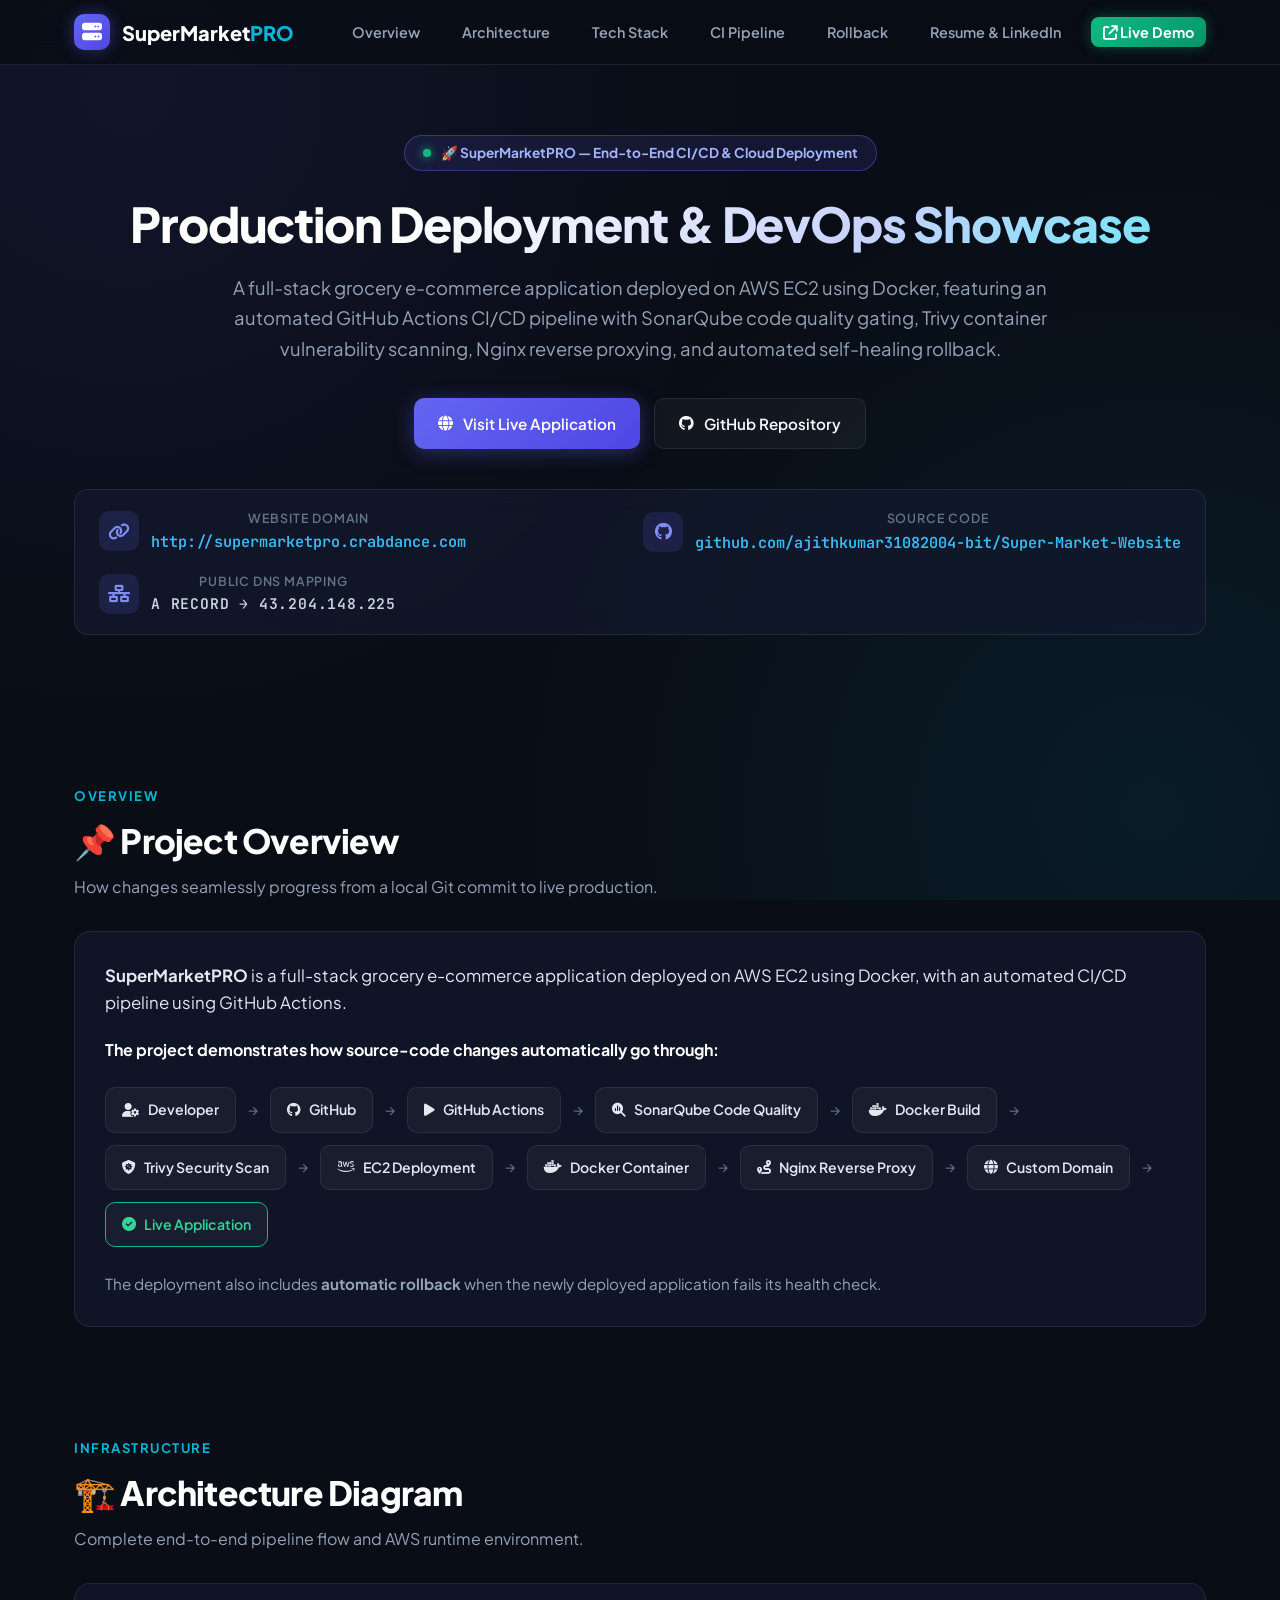
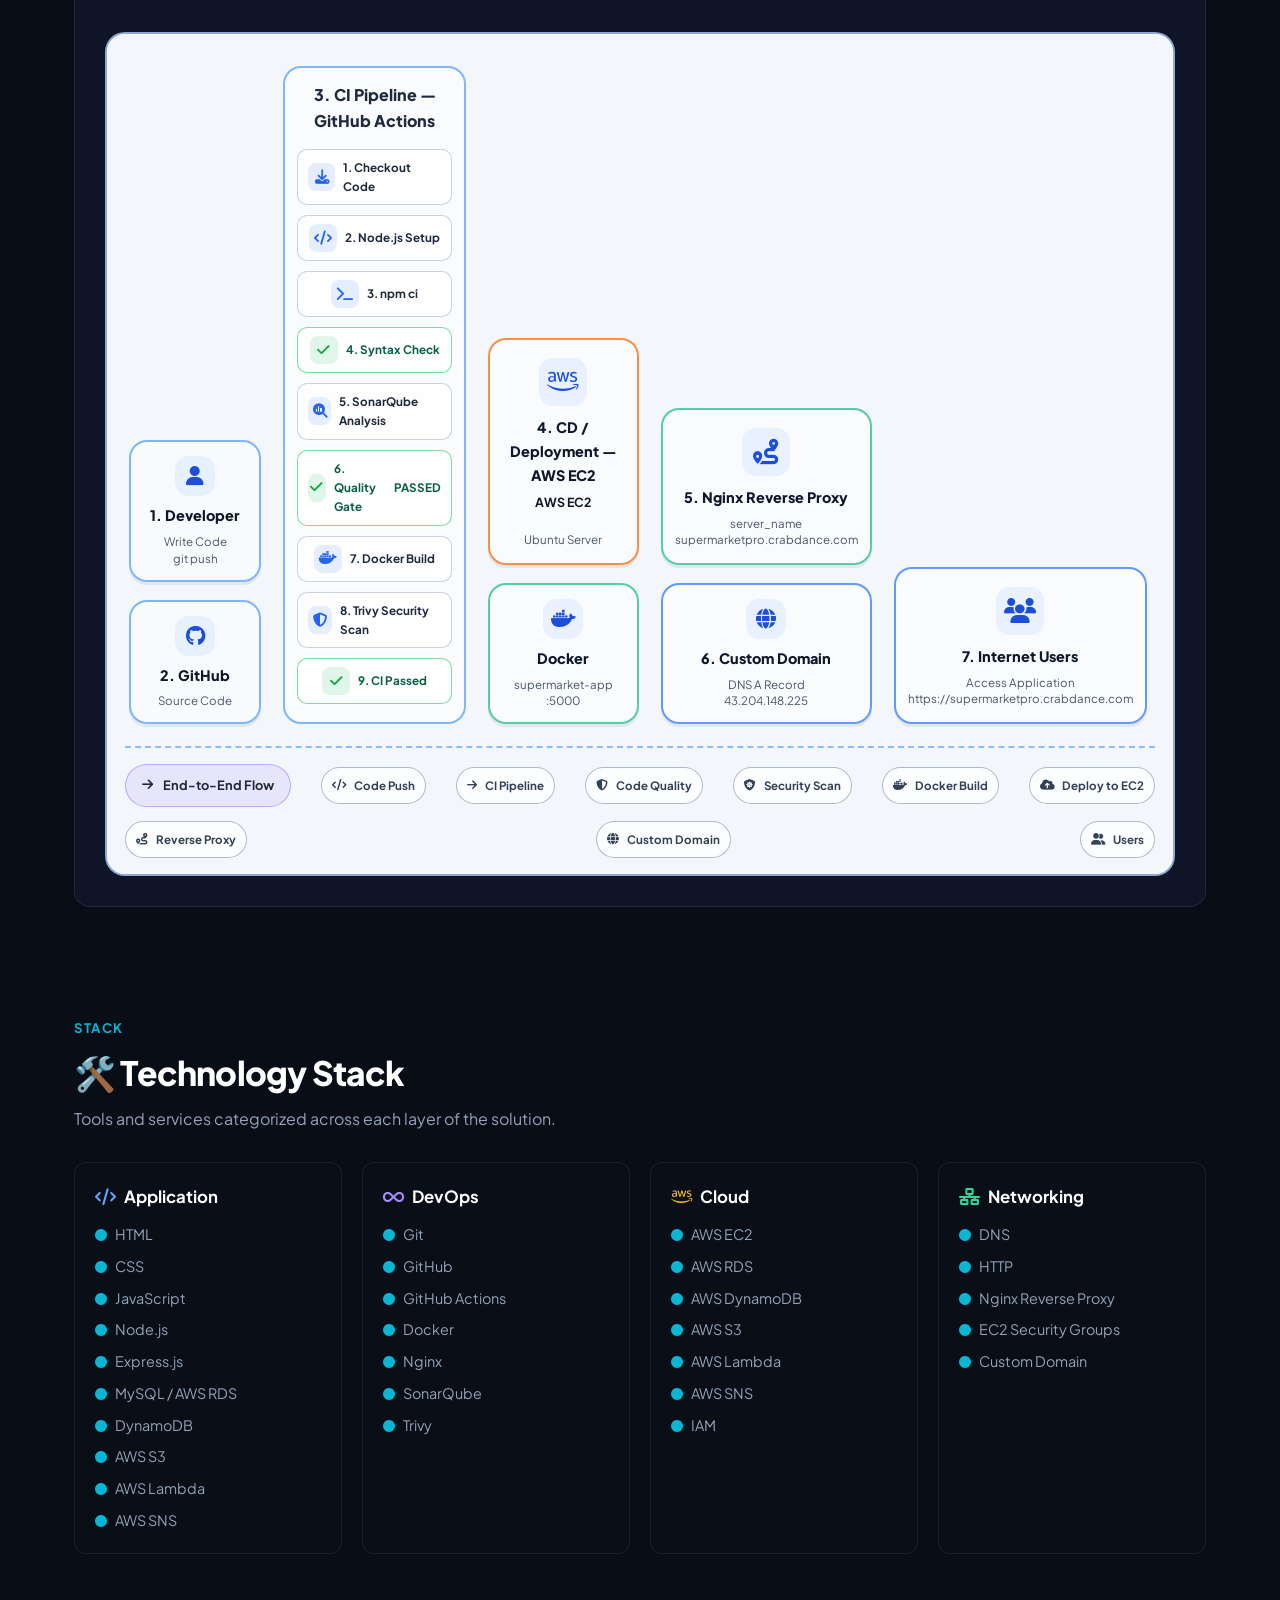
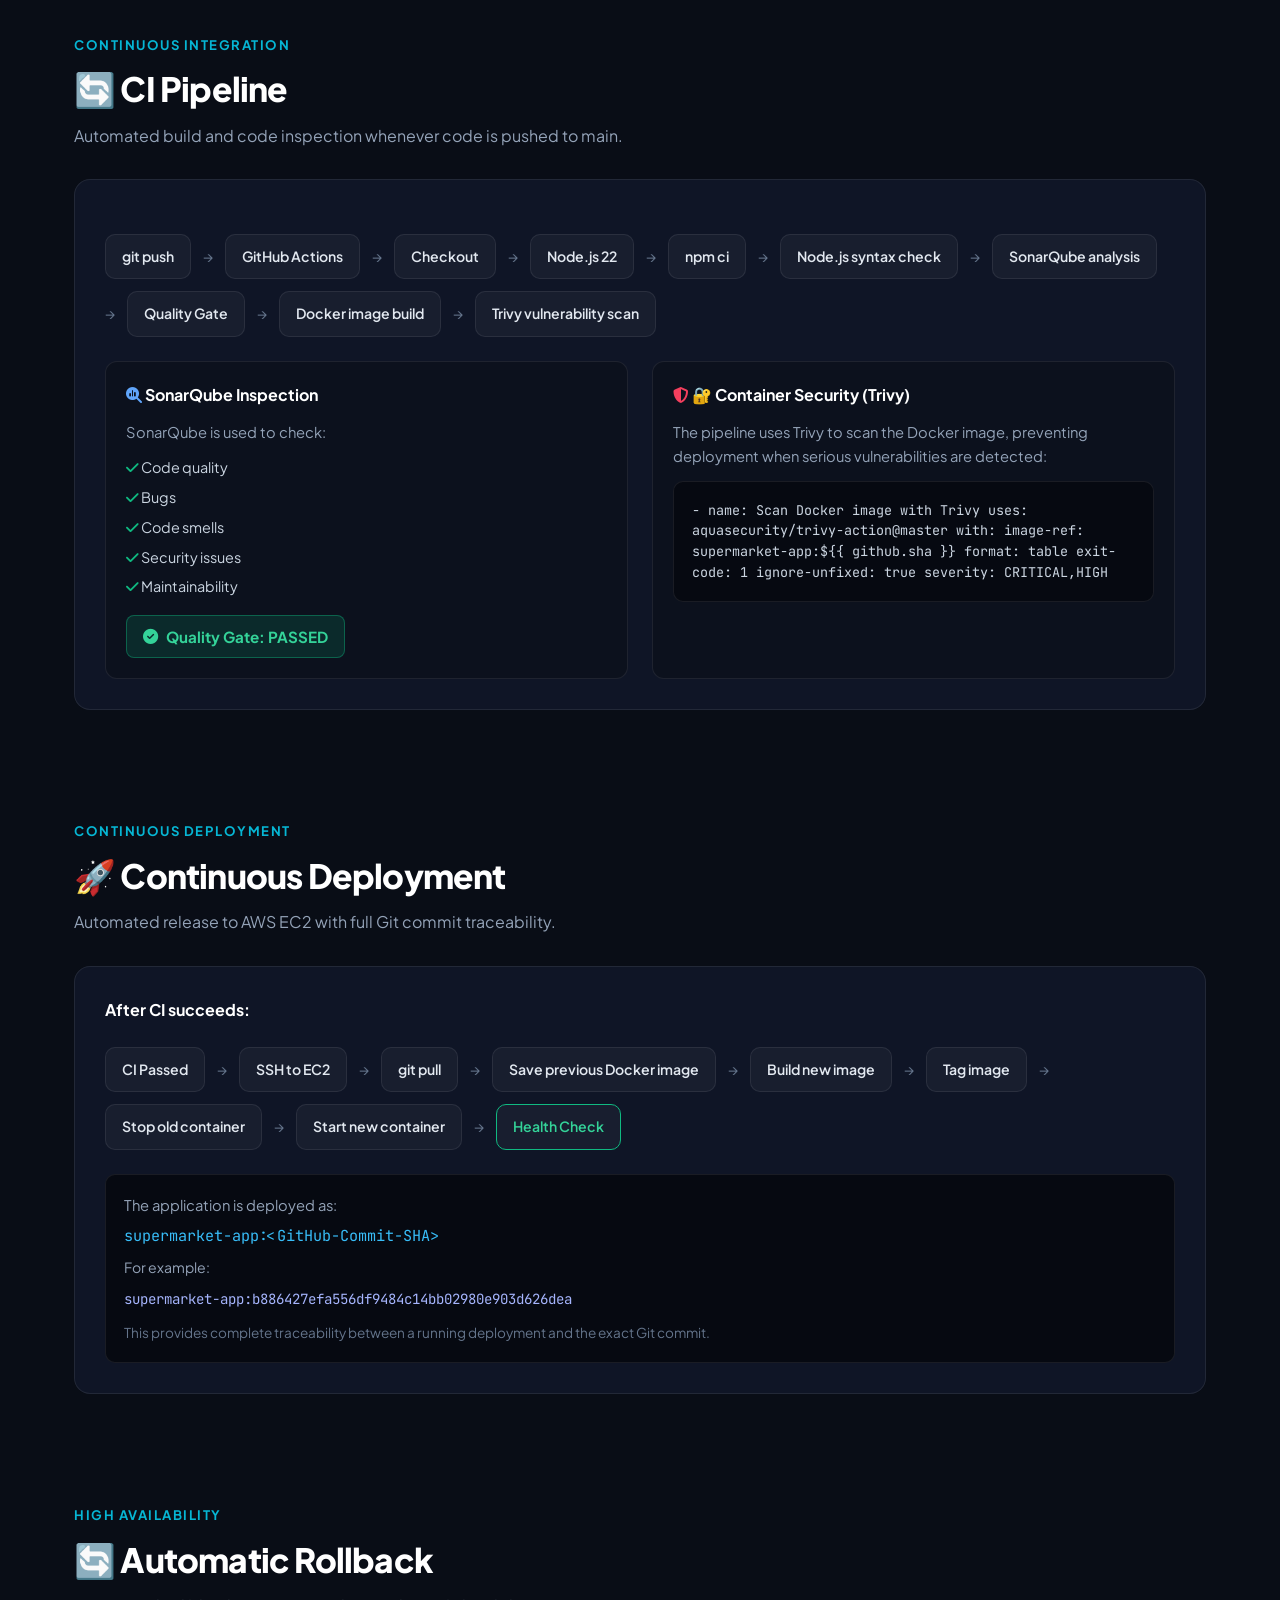
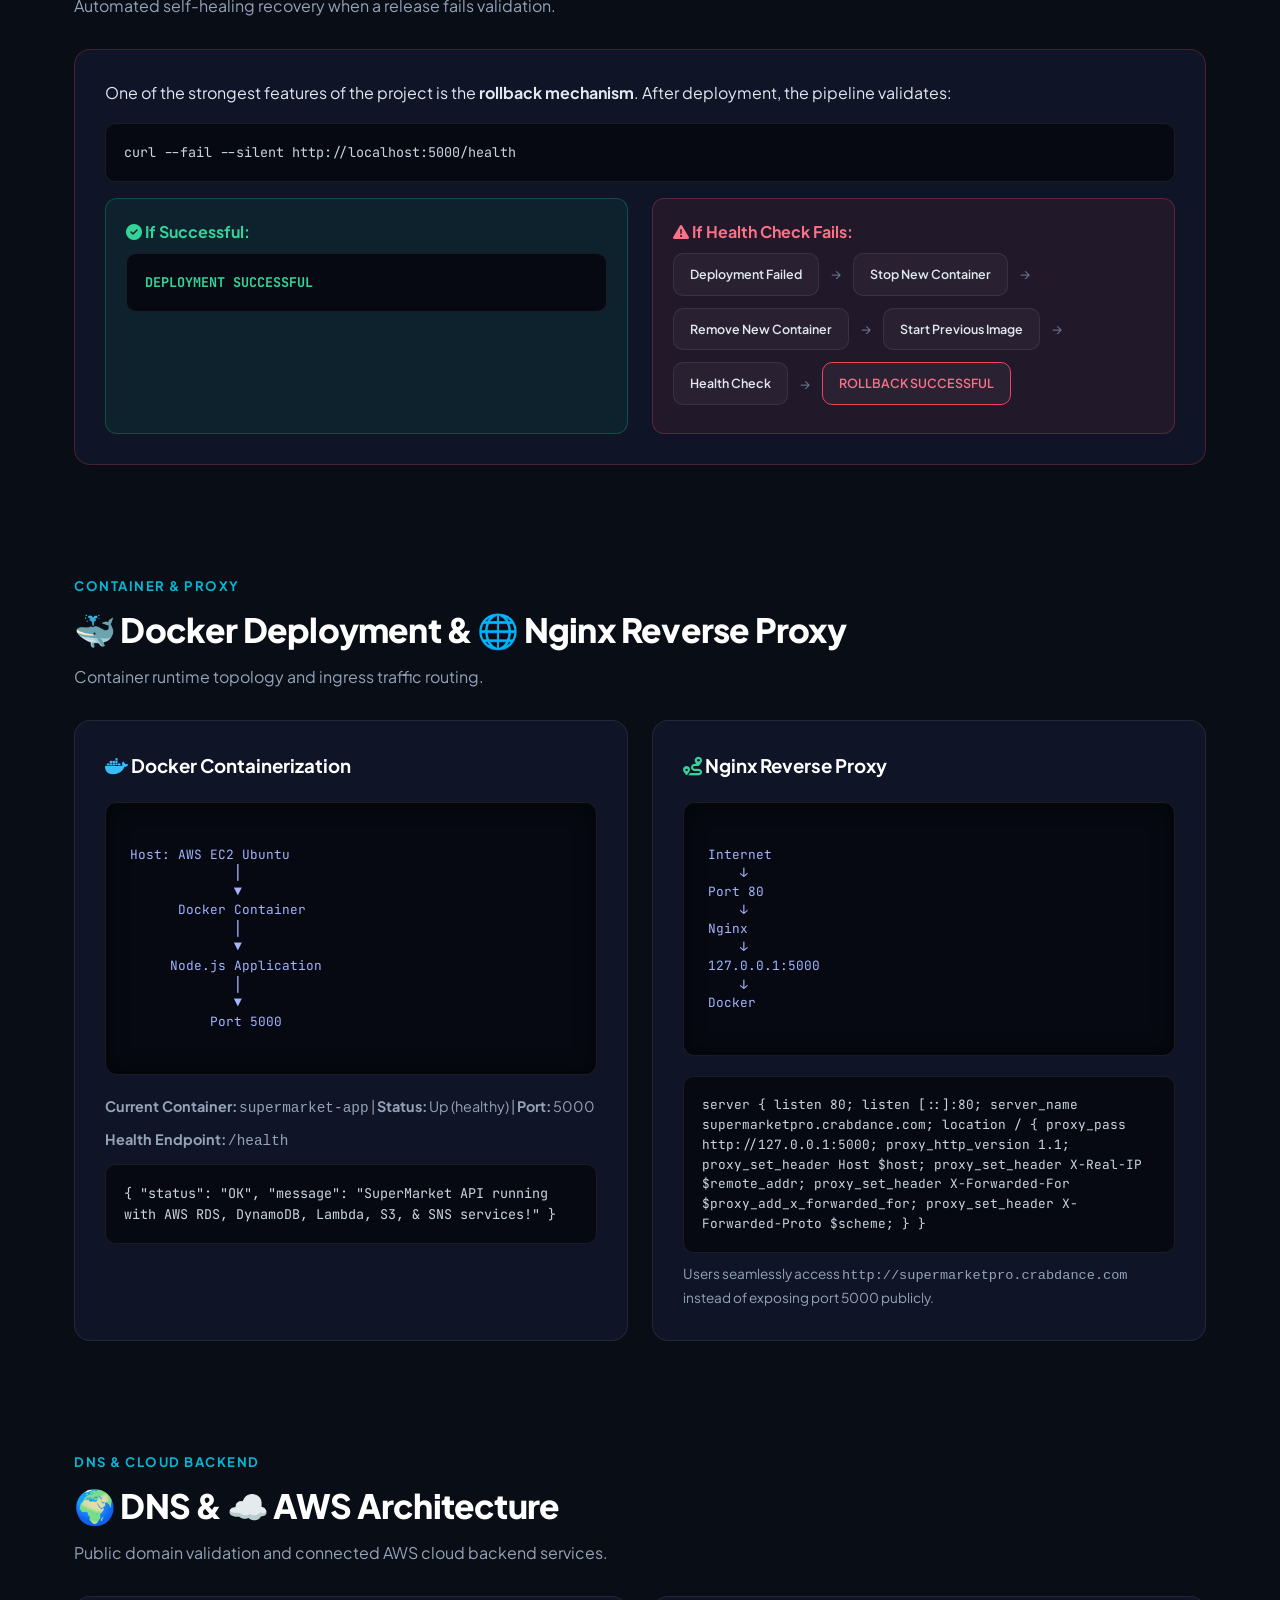
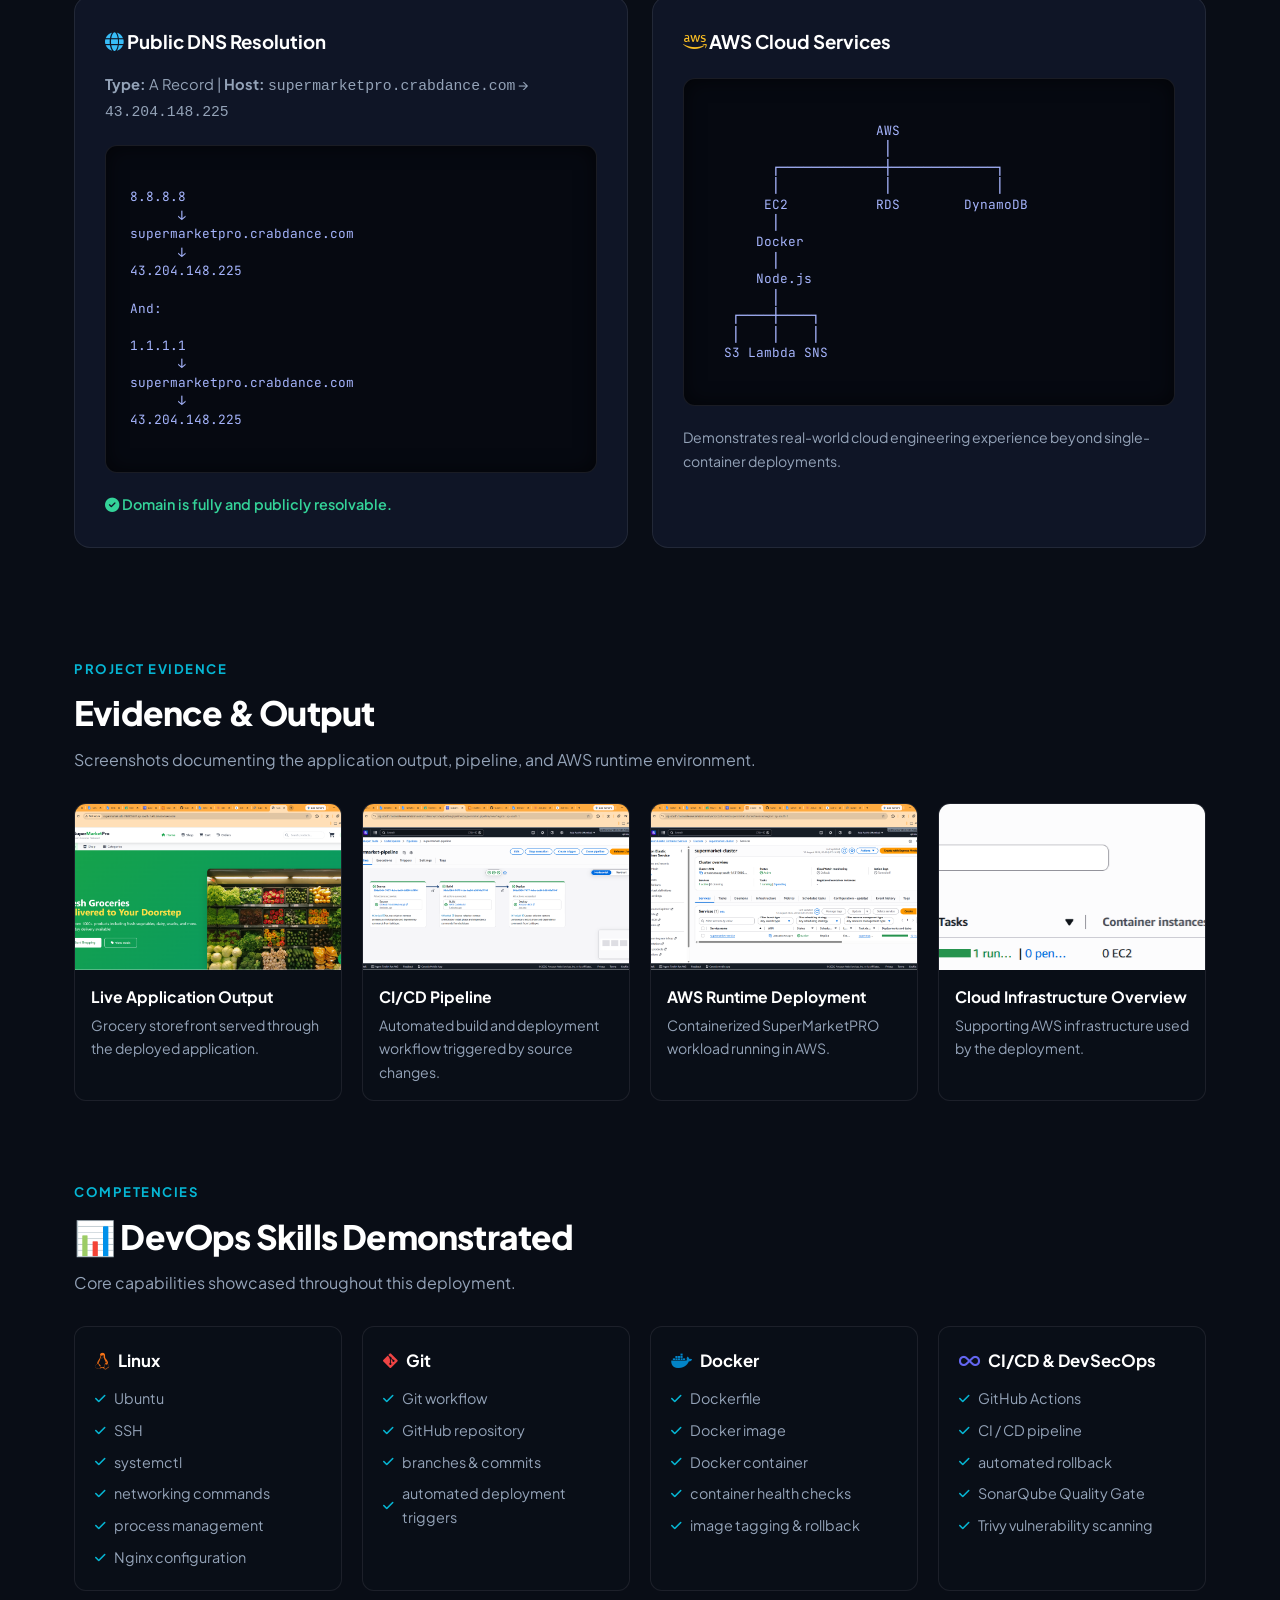
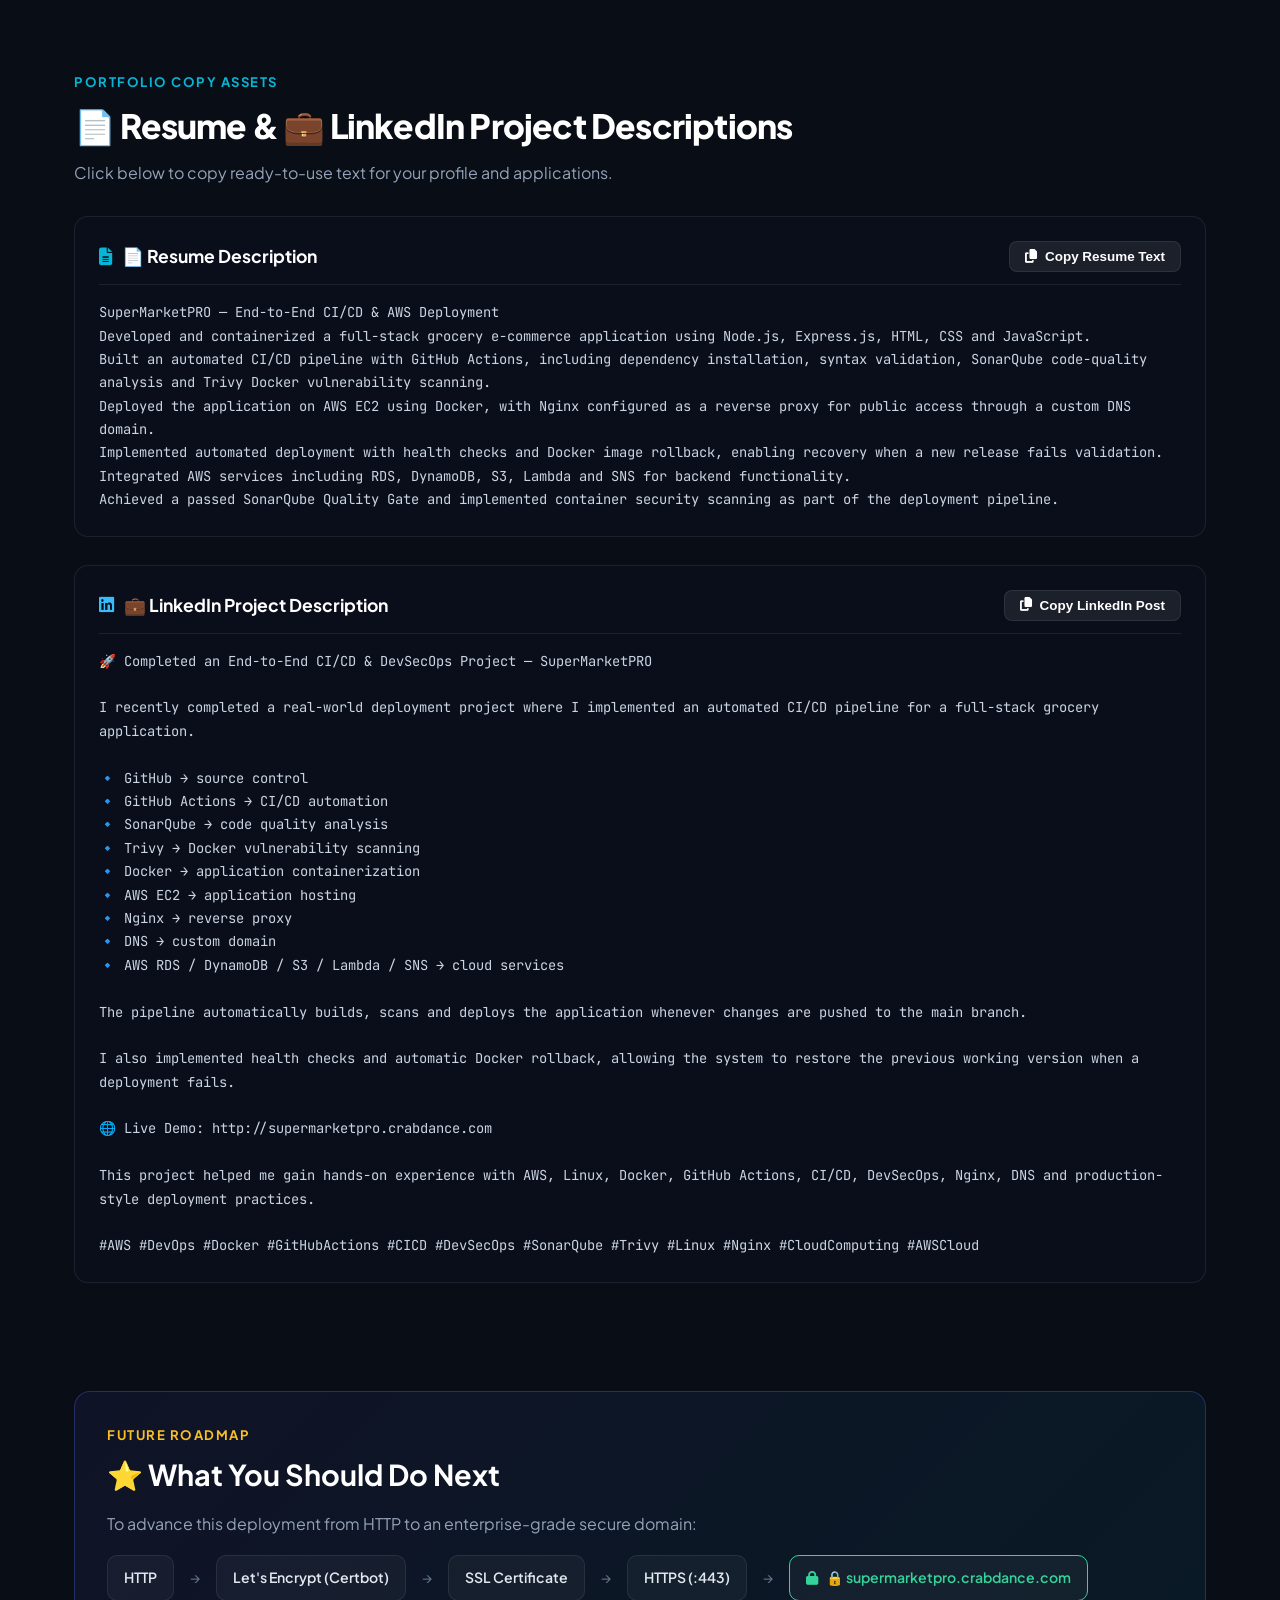
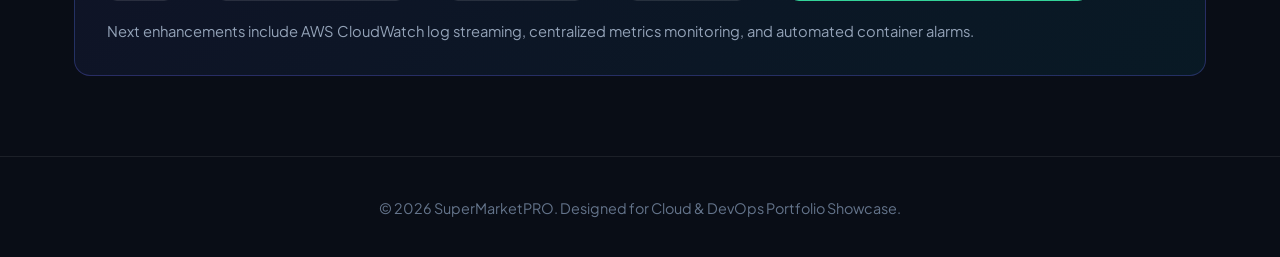
<file: SuperMarketPRO — End-to-End CICD & Cloud Deployment.html>
<!DOCTYPE html>
<html lang="en">
<head>
  <meta charset="UTF-8" />
  <meta name="viewport" content="width=device-width, initial-scale=1.0" />
  <title>SuperMarketPRO — End-to-End CI/CD & Cloud Deployment Portfolio</title>
  <meta name="description" content="SuperMarketPRO Portfolio: Full-stack grocery e-commerce deployed on AWS EC2 with GitHub Actions, SonarQube, Trivy, Docker, Nginx reverse proxy, and automated rollback." />

  <!-- Fonts & Icons -->
  <link rel="preconnect" href="https://fonts.googleapis.com">
  <link rel="preconnect" href="https://fonts.gstatic.com" crossorigin>
  <link href="https://fonts.googleapis.com/css2?family=Plus+Jakarta+Sans:wght@300;400;500;600;700;800&family=JetBrains+Mono:wght@400;500;600;700&display=swap" rel="stylesheet">
  <link rel="stylesheet" href="https://cdnjs.cloudflare.com/ajax/libs/font-awesome/6.5.1/css/all.min.css" />

  <style>
    :root {
      --bg-dark: #090d16;
      --bg-surface: #111726;
      --bg-card: rgba(19, 27, 46, 0.7);
      --bg-card-hover: rgba(28, 38, 64, 0.85);
      --border-subtle: rgba(255, 255, 255, 0.08);
      --border-bright: rgba(99, 102, 241, 0.4);
      --primary: #6366f1;
      --primary-gradient: linear-gradient(135deg, #6366f1 0%, #4f46e5 100%);
      --accent-cyan: #06b6d4;
      --accent-green: #10b981;
      --accent-amber: #f59e0b;
      --accent-rose: #f43f5e;
      --text-main: #f8fafc;
      --text-muted: #94a3b8;
      --text-dim: #64748b;
      --font-body: 'Plus Jakarta Sans', sans-serif;
      --font-code: 'JetBrains Mono', monospace;
    }

    * {
      margin: 0;
      padding: 0;
      box-sizing: border-box;
    }

    html {
      scroll-behavior: smooth;
    }

    body {
      background-color: var(--bg-dark);
      color: var(--text-main);
      font-family: var(--font-body);
      line-height: 1.65;
      background-image: 
        radial-gradient(circle at 10% 10%, rgba(99, 102, 241, 0.09) 0%, transparent 45%),
        radial-gradient(circle at 90% 90%, rgba(6, 182, 212, 0.09) 0%, transparent 45%);
      background-attachment: fixed;
    }

    /* Scrollbar */
    ::-webkit-scrollbar {
      width: 8px;
    }
    ::-webkit-scrollbar-track {
      background: var(--bg-dark);
    }
    ::-webkit-scrollbar-thumb {
      background: #1e293b;
      border-radius: 4px;
    }
    ::-webkit-scrollbar-thumb:hover {
      background: var(--primary);
    }

    .container {
      max-width: 1180px;
      margin: 0 auto;
      padding: 0 24px;
    }

    /* Navbar */
    .top-nav {
      position: sticky;
      top: 0;
      z-index: 1000;
      background: rgba(9, 13, 22, 0.85);
      backdrop-filter: blur(16px);
      border-bottom: 1px solid var(--border-subtle);
      padding: 14px 0;
    }
    .nav-flex {
      display: flex;
      justify-content: space-between;
      align-items: center;
    }
    .brand {
      display: flex;
      align-items: center;
      gap: 12px;
      text-decoration: none;
      color: #fff;
      font-weight: 800;
      font-size: 1.25rem;
    }
    .brand-badge {
      background: var(--primary-gradient);
      width: 36px;
      height: 36px;
      border-radius: 10px;
      display: flex;
      align-items: center;
      justify-content: center;
      box-shadow: 0 0 16px rgba(99, 102, 241, 0.4);
    }
    .nav-menu {
      display: flex;
      gap: 18px;
      align-items: center;
      list-style: none;
    }
    .nav-menu a {
      color: var(--text-muted);
      text-decoration: none;
      font-size: 0.9rem;
      font-weight: 600;
      transition: all 0.2s;
      padding: 6px 12px;
      border-radius: 8px;
    }
    .nav-menu a:hover {
      color: #fff;
      background: rgba(255, 255, 255, 0.05);
    }
    .btn-live-header {
      background: linear-gradient(135deg, #10b981, #059669);
      color: #fff !important;
      font-weight: 700 !important;
      box-shadow: 0 0 14px rgba(16, 185, 129, 0.35);
    }

    /* Hero Header */
    .hero {
      padding: 70px 0 50px;
      text-align: center;
    }
    .badge-pill {
      display: inline-flex;
      align-items: center;
      gap: 10px;
      padding: 6px 18px;
      background: rgba(99, 102, 241, 0.12);
      border: 1px solid var(--border-bright);
      border-radius: 9999px;
      font-size: 0.85rem;
      font-weight: 700;
      color: #a5b4fc;
      margin-bottom: 24px;
    }
    .dot-live {
      width: 8px;
      height: 8px;
      border-radius: 50%;
      background: var(--accent-green);
      box-shadow: 0 0 10px var(--accent-green);
      animation: pulseDot 2s infinite;
    }
    @keyframes pulseDot {
      0%, 100% { transform: scale(1); opacity: 1; }
      50% { transform: scale(1.3); opacity: 0.5; }
    }

    .hero h1 {
      font-size: 3rem;
      font-weight: 800;
      letter-spacing: -1.2px;
      line-height: 1.2;
      margin-bottom: 20px;
      background: linear-gradient(135deg, #ffffff 30%, #c7d2fe 70%, #67e8f9 100%);
      -webkit-background-clip: text;
      -webkit-text-fill-color: transparent;
    }
    .hero p {
      font-size: 1.15rem;
      color: var(--text-muted);
      max-width: 850px;
      margin: 0 auto 34px;
    }
    .hero-buttons {
      display: flex;
      justify-content: center;
      gap: 14px;
      flex-wrap: wrap;
      margin-bottom: 40px;
    }
    .btn {
      display: inline-flex;
      align-items: center;
      gap: 10px;
      padding: 12px 24px;
      font-size: 0.95rem;
      font-weight: 600;
      border-radius: 10px;
      text-decoration: none;
      transition: all 0.25s ease;
      cursor: pointer;
      border: none;
    }
    .btn-main {
      background: var(--primary-gradient);
      color: #fff;
      box-shadow: 0 4px 20px rgba(99, 102, 241, 0.35);
    }
    .btn-main:hover {
      transform: translateY(-2px);
      box-shadow: 0 6px 25px rgba(99, 102, 241, 0.5);
    }
    .btn-ghost {
      background: rgba(255, 255, 255, 0.04);
      color: var(--text-main);
      border: 1px solid var(--border-subtle);
    }
    .btn-ghost:hover {
      background: rgba(255, 255, 255, 0.08);
      border-color: rgba(255, 255, 255, 0.2);
      transform: translateY(-2px);
    }

    /* Live Demo Bar */
    .demo-bar {
      background: var(--bg-card);
      border: 1px solid var(--border-subtle);
      border-radius: 14px;
      padding: 18px 24px;
      display: flex;
      justify-content: space-between;
      align-items: center;
      flex-wrap: wrap;
      gap: 16px;
      margin-bottom: 60px;
      backdrop-filter: blur(12px);
    }
    .demo-item {
      display: flex;
      align-items: center;
      gap: 12px;
    }
    .demo-icon {
      width: 40px;
      height: 40px;
      border-radius: 10px;
      background: rgba(99, 102, 241, 0.15);
      color: #818cf8;
      display: flex;
      align-items: center;
      justify-content: center;
      font-size: 1.1rem;
    }
    .demo-info span {
      display: block;
      font-size: 0.78rem;
      color: var(--text-dim);
      font-weight: 600;
      text-transform: uppercase;
      letter-spacing: 0.8px;
    }
    .demo-info a {
      color: #38bdf8;
      text-decoration: none;
      font-family: var(--font-code);
      font-size: 0.95rem;
      font-weight: 600;
    }
    .demo-info a:hover {
      text-decoration: underline;
    }

    /* Section Global */
    section {
      padding: 40px 0;
    }
    .section-head {
      margin-bottom: 30px;
    }
    .section-tag {
      font-size: 0.82rem;
      font-weight: 700;
      text-transform: uppercase;
      letter-spacing: 1.5px;
      color: var(--accent-cyan);
      margin-bottom: 6px;
    }
    .section-title {
      font-size: 2.1rem;
      font-weight: 800;
      letter-spacing: -0.8px;
      color: #fff;
    }
    .section-subtitle {
      color: var(--text-muted);
      font-size: 1rem;
      margin-top: 6px;
    }

    /* Content Cards */
    .card {
      background: var(--bg-card);
      border: 1px solid var(--border-subtle);
      border-radius: 16px;
      padding: 30px;
      margin-bottom: 30px;
      backdrop-filter: blur(12px);
      transition: border-color 0.2s;
    }
    .card:hover {
      border-color: rgba(255, 255, 255, 0.15);
    }

    /* ASCII / Architecture Diagrams */
    .diagram-box {
      background: #060911;
      border: 1px solid rgba(255, 255, 255, 0.08);
      border-radius: 12px;
      padding: 24px;
      overflow-x: auto;
      font-family: var(--font-code);
      font-size: 0.86rem;
      color: #a5b4fc;
      line-height: 1.45;
      white-space: pre;
      margin: 20px 0;
      box-shadow: inset 0 0 20px rgba(0, 0, 0, 0.6);
    }

    .arch-visual {
      background: #f3f7fb;
      border: 2px solid rgba(75, 117, 184, 0.6);
      border-radius: 20px;
      padding: 24px 18px 16px;
      margin-top: 18px;
      overflow-x: auto;
    }
    .arch-layout {
      min-width: 1180px;
      display: grid;
      grid-template-columns: 1.1fr 1.3fr 1.25fr 1.2fr 1.2fr 1.1fr;
      gap: 22px;
      align-items: end;
      padding: 8px 4px 0;
    }
    .arch-stack {
      display: flex;
      flex-direction: column;
      gap: 18px;
    }
    .arch-card {
      background: rgba(255, 255, 255, 0.55);
      border: 2px solid rgba(66, 133, 244, 0.7);
      border-radius: 18px;
      box-shadow: 0 3px 0 rgba(31, 41, 55, 0.08);
      padding: 18px 12px 14px;
      text-align: center;
      min-height: 150px;
      display: flex;
      flex-direction: column;
      justify-content: center;
      align-items: center;
      position: relative;
    }
    .arch-card--light {
      background: rgba(255, 255, 255, 0.45);
      border-color: rgba(96, 165, 250, 0.8);
    }
    .arch-card--green {
      border-color: rgba(16, 185, 129, 0.7);
    }
    .arch-card--orange {
      border-color: rgba(249, 115, 22, 0.8);
    }
    .arch-card--teal {
      border-color: rgba(59, 130, 246, 0.8);
    }
    .arch-card .arch-icon {
      width: 48px;
      height: 48px;
      border-radius: 14px;
      display: flex;
      align-items: center;
      justify-content: center;
      background: rgba(96, 165, 250, 0.12);
      color: #1d4ed8;
      font-size: 1.6rem;
      margin-bottom: 10px;
    }
    .arch-card h3 {
      font-size: 0.9rem;
      font-weight: 800;
      color: #0f172a;
      margin: 0;
    }
    .arch-card p {
      font-size: 0.72rem;
      color: #475569;
      margin: 6px 0 0;
      line-height: 1.45;
    }
    .arch-card--small {
      min-height: 120px;
      padding: 14px 10px 12px;
    }
    .arch-card--small .arch-icon {
      width: 40px;
      height: 40px;
      font-size: 1.25rem;
      margin-bottom: 8px;
    }
    .arch-pipeline {
      background: rgba(255, 255, 255, 0.55);
      border: 2px solid rgba(96, 165, 250, 0.8);
      border-radius: 18px;
      padding: 14px 12px 18px;
      min-height: 540px;
      display: flex;
      flex-direction: column;
      justify-content: space-between;
      position: relative;
    }
    .arch-pipeline-header {
      font-size: 1rem;
      font-weight: 800;
      color: #1e293b;
      text-align: center;
      margin-bottom: 14px;
    }
    .arch-steps {
      display: flex;
      flex-direction: column;
      gap: 10px;
    }
    .arch-step {
      display: flex;
      align-items: center;
      justify-content: center;
      gap: 8px;
      background: rgba(255,255,255,0.7);
      border: 1px solid rgba(148,163,184,0.5);
      border-radius: 10px;
      padding: 8px 10px;
      font-size: 0.73rem;
      font-weight: 700;
      color: #1e293b;
    }
    .arch-step .arch-step-icon {
      width: 28px;
      height: 28px;
      border-radius: 8px;
      background: rgba(59,130,246,0.13);
      color: #2563eb;
      display: flex;
      align-items: center;
      justify-content: center;
      font-size: 0.9rem;
    }
    .arch-step--pass {
      border-color: rgba(34,197,94,0.6);
      color: #065f46;
    }
    .arch-step--pass .arch-step-icon {
      background: rgba(34,197,94,0.13);
      color: #16a34a;
    }
    .arch-step--danger {
      border-color: rgba(239,68,68,0.5);
      color: #991b1b;
    }
    .arch-step--danger .arch-step-icon {
      background: rgba(239,68,68,0.1);
      color: #dc2626;
    }
    .arch-connectors {
      display: flex;
      align-items: center;
      justify-content: center;
      gap: 8px;
      color: #56657d;
      font-size: 1.1rem;
      margin: 12px auto 10px;
    }
    .arch-connectors::before,
    .arch-connectors::after {
      content: "";
      display: block;
      width: 16px;
      height: 2px;
      background: rgba(148,163,184,0.8);
      border-radius: 999px;
    }
    .arch-card strong {
      display: block;
      font-size: 0.78rem;
      color: #0f172a;
      margin-bottom: 4px;
    }
    .arch-bottom-bar {
      margin-top: 22px;
      border-top: 2px dashed rgba(96, 165, 250, 0.7);
      padding-top: 16px;
      display: flex;
      justify-content: space-between;
      align-items: center;
      flex-wrap: wrap;
      gap: 14px;
      color: #1f2937;
      font-weight: 700;
    }
    .arch-endflow {
      display: inline-flex;
      align-items: center;
      gap: 10px;
      background: rgba(139, 92, 246, 0.11);
      border: 1px solid rgba(139, 92, 246, 0.45);
      border-radius: 999px;
      padding: 10px 16px;
      font-size: 0.8rem;
    }
    .arch-flow-item {
      display: inline-flex;
      align-items: center;
      gap: 8px;
      padding: 8px 10px;
      border: 1px solid rgba(148, 163, 184, 0.75);
      border-radius: 999px;
      background: rgba(255,255,255,0.7);
      font-size: 0.72rem;
      color: #334155;
    }

    /* Pipeline Step Sequence */
    .workflow-flow {
      display: flex;
      flex-wrap: wrap;
      align-items: center;
      gap: 12px;
      margin: 24px 0;
    }
    .wf-node {
      background: rgba(255, 255, 255, 0.04);
      border: 1px solid var(--border-subtle);
      padding: 10px 16px;
      border-radius: 10px;
      font-size: 0.88rem;
      font-weight: 600;
      display: flex;
      align-items: center;
      gap: 8px;
      color: #e2e8f0;
    }
    .wf-arrow {
      color: var(--text-dim);
      font-size: 0.9rem;
    }

    /* Grid Layouts */
    .grid-2 {
      display: grid;
      grid-template-columns: repeat(auto-fit, minmax(320px, 1fr));
      gap: 24px;
    }
    .grid-4 {
      display: grid;
      grid-template-columns: repeat(auto-fit, minmax(240px, 1fr));
      gap: 20px;
    }

    .evidence-grid {
      display: grid;
      grid-template-columns: repeat(auto-fit, minmax(260px, 1fr));
      gap: 20px;
    }
    .evidence-card {
      background: rgba(10, 15, 26, 0.6);
      border: 1px solid var(--border-subtle);
      border-radius: 12px;
      overflow: hidden;
    }
    .evidence-card img {
      display: block;
      width: 100%;
      aspect-ratio: 16 / 10;
      object-fit: cover;
      background: #060911;
    }
    .evidence-card figcaption {
      padding: 14px 16px 16px;
      color: var(--text-muted);
      font-size: 0.88rem;
    }
    .evidence-card strong {
      display: block;
      color: #fff;
      font-size: 0.98rem;
      margin-bottom: 4px;
    }

    /* Quality Gate Badge */
    .badge-passed {
      display: inline-flex;
      align-items: center;
      gap: 8px;
      background: rgba(16, 185, 129, 0.15);
      border: 1px solid rgba(16, 185, 129, 0.4);
      color: #34d399;
      padding: 8px 16px;
      border-radius: 8px;
      font-weight: 700;
      font-size: 0.95rem;
    }

    /* Code Blocks */
    .code-box {
      background: #060911;
      border: 1px solid rgba(255, 255, 255, 0.08);
      border-radius: 10px;
      padding: 18px;
      overflow-x: auto;
      font-family: var(--font-code);
      font-size: 0.84rem;
      color: #cbd5e1;
      line-height: 1.55;
    }

    /* Tech Matrix Lists */
    .tech-group {
      background: rgba(10, 15, 26, 0.6);
      border: 1px solid var(--border-subtle);
      border-radius: 12px;
      padding: 20px;
    }
    .tech-group h4 {
      font-size: 1.05rem;
      font-weight: 700;
      color: #fff;
      margin-bottom: 12px;
      display: flex;
      align-items: center;
      gap: 8px;
    }
    .tech-group ul {
      list-style: none;
      display: flex;
      flex-direction: column;
      gap: 8px;
    }
    .tech-group li {
      font-size: 0.9rem;
      color: var(--text-muted);
      display: flex;
      align-items: center;
      gap: 8px;
    }
    .tech-group li i {
      color: var(--accent-cyan);
      font-size: 0.75rem;
    }

    /* Copyable Snippet Boxes */
    .copy-panel {
      background: #090e1a;
      border: 1px solid var(--border-subtle);
      border-radius: 14px;
      padding: 24px;
      position: relative;
      margin-bottom: 28px;
    }
    .copy-panel-top {
      display: flex;
      justify-content: space-between;
      align-items: center;
      margin-bottom: 16px;
      padding-bottom: 12px;
      border-bottom: 1px solid var(--border-subtle);
    }
    .copy-panel-title {
      font-size: 1.1rem;
      font-weight: 700;
      color: #fff;
      display: flex;
      align-items: center;
      gap: 10px;
    }
    .btn-copy-action {
      background: rgba(255, 255, 255, 0.08);
      color: #fff;
      border: 1px solid var(--border-subtle);
      padding: 7px 15px;
      font-size: 0.84rem;
      font-weight: 600;
      border-radius: 8px;
      cursor: pointer;
      display: inline-flex;
      align-items: center;
      gap: 8px;
      transition: all 0.2s;
    }
    .btn-copy-action:hover {
      background: var(--primary);
      border-color: var(--primary);
    }
    .copy-text-area {
      font-family: var(--font-code);
      font-size: 0.86rem;
      color: #cbd5e1;
      white-space: pre-wrap;
      line-height: 1.7;
    }

    /* Roadmap Card */
    .roadmap-card {
      background: linear-gradient(135deg, rgba(99, 102, 241, 0.08), rgba(6, 182, 212, 0.08));
      border: 1px solid rgba(99, 102, 241, 0.3);
      border-radius: 16px;
      padding: 32px;
    }
    .roadmap-step {
      display: flex;
      align-items: center;
      gap: 16px;
      margin-top: 18px;
      flex-wrap: wrap;
    }

    /* Toast Notification */
    .toast-box {
      position: fixed;
      bottom: 24px;
      right: 24px;
      background: #10b981;
      color: #fff;
      padding: 12px 20px;
      border-radius: 10px;
      font-weight: 600;
      box-shadow: 0 10px 30px rgba(0, 0, 0, 0.5);
      display: none;
      align-items: center;
      gap: 10px;
      z-index: 9999;
      animation: toastIn 0.3s ease;
    }
    @keyframes toastIn {
      from { transform: translateY(100%); opacity: 0; }
      to { transform: translateY(0); opacity: 1; }
    }

    /* Footer */
    footer {
      border-top: 1px solid var(--border-subtle);
      padding: 40px 0;
      text-align: center;
      color: var(--text-dim);
      font-size: 0.9rem;
      margin-top: 40px;
    }
  </style>
</head>
<body>

  <!-- Top Sticky Navigation -->
  <nav class="top-nav">
    <div class="container nav-flex">
      <a href="#" class="brand">
        <div class="brand-badge"><i class="fa-solid fa-server"></i></div>
        <span>SuperMarket<span style="color: var(--accent-cyan)">PRO</span></span>
      </a>
      <ul class="nav-menu">
        <li><a href="#overview">Overview</a></li>
        <li><a href="#architecture">Architecture</a></li>
        <li><a href="#tech-stack">Tech Stack</a></li>
        <li><a href="#ci-pipeline">CI Pipeline</a></li>
        <li><a href="#rollback">Rollback</a></li>
        <li><a href="#portfolio-assets">Resume & LinkedIn</a></li>
        <li><a href="http://supermarketpro.crabdance.com" target="_blank" class="btn-live-header"><i class="fa-solid fa-arrow-up-right-from-square"></i> Live Demo</a></li>
      </ul>
    </div>
  </nav>

  <!-- Hero Section -->
  <header class="hero">
    <div class="container">
      <div class="badge-pill">
        <span class="dot-live"></span>
        <span>🚀 SuperMarketPRO — End-to-End CI/CD & Cloud Deployment</span>
      </div>
      <h1>Production Deployment & DevOps Showcase</h1>
      <p>
        A full-stack grocery e-commerce application deployed on AWS EC2 using Docker, featuring an automated GitHub Actions CI/CD pipeline with SonarQube code quality gating, Trivy container vulnerability scanning, Nginx reverse proxying, and automated self-healing rollback.
      </p>

      <div class="hero-buttons">
        <a href="http://supermarketpro.crabdance.com" target="_blank" class="btn btn-main">
          <i class="fa-solid fa-globe"></i> Visit Live Application
        </a>
        <a href="https://github.com/ajithkumar31082004-bit/Super-Market-Website" target="_blank" class="btn btn-ghost">
          <i class="fa-brands fa-github"></i> GitHub Repository
        </a>
      </div>

      <!-- Live Demo Info Box -->
      <div class="demo-bar">
        <div class="demo-item">
          <div class="demo-icon"><i class="fa-solid fa-link"></i></div>
          <div class="demo-info">
            <span>Website Domain</span>
            <a href="http://supermarketpro.crabdance.com" target="_blank">http://supermarketpro.crabdance.com</a>
          </div>
        </div>

        <div class="demo-item">
          <div class="demo-icon"><i class="fa-brands fa-github"></i></div>
          <div class="demo-info">
            <span>Source Code</span>
            <a href="https://github.com/ajithkumar31082004-bit/Super-Market-Website" target="_blank">github.com/ajithkumar31082004-bit/Super-Market-Website</a>
          </div>
        </div>

        <div class="demo-item">
          <div class="demo-icon"><i class="fa-solid fa-network-wired"></i></div>
          <div class="demo-info">
            <span>Public DNS Mapping</span>
            <span style="color: #cbd5e1; font-family: var(--font-code); font-size: 0.92rem;">A Record &rarr; 43.204.148.225</span>
          </div>
        </div>
      </div>
    </div>
  </header>

  <main class="container">

    <!-- 📌 Project Overview -->
    <section id="overview">
      <div class="section-head">
        <div class="section-tag">Overview</div>
        <h2 class="section-title">📌 Project Overview</h2>
        <p class="section-subtitle">How changes seamlessly progress from a local Git commit to live production.</p>
      </div>

      <div class="card">
        <p style="font-size: 1.05rem; margin-bottom: 20px; color: #e2e8f0;">
          <strong>SuperMarketPRO</strong> is a full-stack grocery e-commerce application deployed on AWS EC2 using Docker, with an automated CI/CD pipeline using GitHub Actions.
        </p>

        <h4 style="color: #fff; margin-bottom: 14px;">The project demonstrates how source-code changes automatically go through:</h4>

        <div class="workflow-flow">
          <div class="wf-node"><i class="fa-solid fa-user-gear"></i> Developer</div>
          <span class="wf-arrow">&rarr;</span>
          <div class="wf-node"><i class="fa-brands fa-github"></i> GitHub</div>
          <span class="wf-arrow">&rarr;</span>
          <div class="wf-node"><i class="fa-solid fa-play"></i> GitHub Actions</div>
          <span class="wf-arrow">&rarr;</span>
          <div class="wf-node"><i class="fa-solid fa-magnifying-glass-chart"></i> SonarQube Code Quality</div>
          <span class="wf-arrow">&rarr;</span>
          <div class="wf-node"><i class="fa-brands fa-docker"></i> Docker Build</div>
          <span class="wf-arrow">&rarr;</span>
          <div class="wf-node"><i class="fa-solid fa-shield-virus"></i> Trivy Security Scan</div>
          <span class="wf-arrow">&rarr;</span>
          <div class="wf-node"><i class="fa-brands fa-aws"></i> EC2 Deployment</div>
          <span class="wf-arrow">&rarr;</span>
          <div class="wf-node"><i class="fa-brands fa-docker"></i> Docker Container</div>
          <span class="wf-arrow">&rarr;</span>
          <div class="wf-node"><i class="fa-solid fa-route"></i> Nginx Reverse Proxy</div>
          <span class="wf-arrow">&rarr;</span>
          <div class="wf-node"><i class="fa-solid fa-globe"></i> Custom Domain</div>
          <span class="wf-arrow">&rarr;</span>
          <div class="wf-node" style="border-color: var(--accent-green); color: #34d399;"><i class="fa-solid fa-circle-check"></i> Live Application</div>
        </div>

        <p style="color: var(--text-muted); margin-top: 18px; font-size: 0.95rem;">
          The deployment also includes <strong>automatic rollback</strong> when the newly deployed application fails its health check.
        </p>
      </div>
    </section>

    <!-- 🏗️ Architecture -->
    <section id="architecture">
      <div class="section-head">
        <div class="section-tag">Infrastructure</div>
        <h2 class="section-title">🏗️ Architecture Diagram</h2>
        <p class="section-subtitle">Complete end-to-end pipeline flow and AWS runtime environment.</p>
      </div>

      <div class="card">
        <div class="arch-visual">
          <div class="arch-layout">
            <div class="arch-stack">
              <div class="arch-card arch-card--light arch-card--small">
                <div class="arch-icon"><i class="fa-solid fa-user"></i></div>
                <div>
                  <h3>1. Developer</h3>
                  <p>Write Code<br>git push</p>
                </div>
              </div>
              <div class="arch-card arch-card--light arch-card--small">
                <div class="arch-icon"><i class="fa-brands fa-github"></i></div>
                <div>
                  <h3>2. GitHub</h3>
                  <p>Source Code</p>
                </div>
              </div>
            </div>

            <div class="arch-pipeline">
              <div class="arch-pipeline-header">3. CI Pipeline — GitHub Actions</div>
              <div class="arch-steps">
                <div class="arch-step"><span class="arch-step-icon"><i class="fa-solid fa-download"></i></span>1. Checkout Code</div>
                <div class="arch-step"><span class="arch-step-icon"><i class="fa-solid fa-code"></i></span>2. Node.js Setup</div>
                <div class="arch-step"><span class="arch-step-icon"><i class="fa-solid fa-terminal"></i></span>3. npm ci</div>
                <div class="arch-step arch-step--pass"><span class="arch-step-icon"><i class="fa-solid fa-check"></i></span>4. Syntax Check</div>
                <div class="arch-step"><span class="arch-step-icon"><i class="fa-solid fa-magnifying-glass-chart"></i></span>5. SonarQube Analysis</div>
                <div class="arch-step arch-step--pass"><span class="arch-step-icon"><i class="fa-solid fa-check"></i></span>6. Quality Gate <strong>PASSED</strong></div>
                <div class="arch-step"><span class="arch-step-icon"><i class="fa-brands fa-docker"></i></span>7. Docker Build</div>
                <div class="arch-step"><span class="arch-step-icon"><i class="fa-solid fa-shield-halved"></i></span>8. Trivy Security Scan</div>
                <div class="arch-step arch-step--pass"><span class="arch-step-icon"><i class="fa-solid fa-check"></i></span>9. CI Passed</div>
              </div>
            </div>

            <div class="arch-stack">
              <div class="arch-card arch-card--orange">
                <div class="arch-icon"><i class="fa-brands fa-aws"></i></div>
                <div>
                  <h3>4. CD / Deployment — AWS EC2</h3>
                  <p><strong>AWS EC2</strong><br>Ubuntu Server</p>
                </div>
              </div>
              <div class="arch-card arch-card--green arch-card--small">
                <div class="arch-icon"><i class="fa-brands fa-docker"></i></div>
                <div>
                  <h3>Docker</h3>
                  <p>supermarket-app<br>:5000</p>
                </div>
              </div>
            </div>

            <div class="arch-stack">
              <div class="arch-card arch-card--green">
                <div class="arch-icon"><i class="fa-solid fa-route"></i></div>
                <div>
                  <h3>5. Nginx Reverse Proxy</h3>
                  <p>server_name<br>supermarketpro.crabdance.com</p>
                </div>
              </div>
              <div class="arch-card arch-card--teal arch-card--small">
                <div class="arch-icon"><i class="fa-solid fa-globe"></i></div>
                <div>
                  <h3>6. Custom Domain</h3>
                  <p>DNS A Record<br>43.204.148.225</p>
                </div>
              </div>
            </div>

            <div class="arch-stack">
              <div class="arch-card arch-card--teal">
                <div class="arch-icon"><i class="fa-solid fa-users"></i></div>
                <div>
                  <h3>7. Internet Users</h3>
                  <p>Access Application<br>https://supermarketpro.crabdance.com</p>
                </div>
              </div>
            </div>
          </div>

          <div class="arch-bottom-bar">
            <div class="arch-endflow"><i class="fa-solid fa-arrow-right"></i> End-to-End Flow</div>
            <div class="arch-flow-item"><i class="fa-solid fa-code"></i> Code Push</div>
            <div class="arch-flow-item"><i class="fa-solid fa-arrow-right"></i> CI Pipeline</div>
            <div class="arch-flow-item"><i class="fa-solid fa-shield-halved"></i> Code Quality</div>
            <div class="arch-flow-item"><i class="fa-solid fa-shield-virus"></i> Security Scan</div>
            <div class="arch-flow-item"><i class="fa-brands fa-docker"></i> Docker Build</div>
            <div class="arch-flow-item"><i class="fa-solid fa-cloud-upload-alt"></i> Deploy to EC2</div>
            <div class="arch-flow-item"><i class="fa-solid fa-route"></i> Reverse Proxy</div>
            <div class="arch-flow-item"><i class="fa-solid fa-globe"></i> Custom Domain</div>
            <div class="arch-flow-item"><i class="fa-solid fa-user-group"></i> Users</div>
          </div>
        </div>
      </div>
    </section>

    <!-- 🛠️ Technology Stack -->
    <section id="tech-stack">
      <div class="section-head">
        <div class="section-tag">Stack</div>
        <h2 class="section-title">🛠️ Technology Stack</h2>
        <p class="section-subtitle">Tools and services categorized across each layer of the solution.</p>
      </div>

      <div class="grid-4">
        <!-- Application -->
        <div class="tech-group">
          <h4><i class="fa-solid fa-code" style="color: #60a5fa;"></i> Application</h4>
          <ul>
            <li><i class="fa-solid fa-circle"></i> HTML</li>
            <li><i class="fa-solid fa-circle"></i> CSS</li>
            <li><i class="fa-solid fa-circle"></i> JavaScript</li>
            <li><i class="fa-solid fa-circle"></i> Node.js</li>
            <li><i class="fa-solid fa-circle"></i> Express.js</li>
            <li><i class="fa-solid fa-circle"></i> MySQL / AWS RDS</li>
            <li><i class="fa-solid fa-circle"></i> DynamoDB</li>
            <li><i class="fa-solid fa-circle"></i> AWS S3</li>
            <li><i class="fa-solid fa-circle"></i> AWS Lambda</li>
            <li><i class="fa-solid fa-circle"></i> AWS SNS</li>
          </ul>
        </div>

        <!-- DevOps -->
        <div class="tech-group">
          <h4><i class="fa-solid fa-infinity" style="color: #a78bfa;"></i> DevOps</h4>
          <ul>
            <li><i class="fa-solid fa-circle"></i> Git</li>
            <li><i class="fa-solid fa-circle"></i> GitHub</li>
            <li><i class="fa-solid fa-circle"></i> GitHub Actions</li>
            <li><i class="fa-solid fa-circle"></i> Docker</li>
            <li><i class="fa-solid fa-circle"></i> Nginx</li>
            <li><i class="fa-solid fa-circle"></i> SonarQube</li>
            <li><i class="fa-solid fa-circle"></i> Trivy</li>
          </ul>
        </div>

        <!-- Cloud -->
        <div class="tech-group">
          <h4><i class="fa-brands fa-aws" style="color: #fbbf24;"></i> Cloud</h4>
          <ul>
            <li><i class="fa-solid fa-circle"></i> AWS EC2</li>
            <li><i class="fa-solid fa-circle"></i> AWS RDS</li>
            <li><i class="fa-solid fa-circle"></i> AWS DynamoDB</li>
            <li><i class="fa-solid fa-circle"></i> AWS S3</li>
            <li><i class="fa-solid fa-circle"></i> AWS Lambda</li>
            <li><i class="fa-solid fa-circle"></i> AWS SNS</li>
            <li><i class="fa-solid fa-circle"></i> IAM</li>
          </ul>
        </div>

        <!-- Networking -->
        <div class="tech-group">
          <h4><i class="fa-solid fa-network-wired" style="color: #34d399;"></i> Networking</h4>
          <ul>
            <li><i class="fa-solid fa-circle"></i> DNS</li>
            <li><i class="fa-solid fa-circle"></i> HTTP</li>
            <li><i class="fa-solid fa-circle"></i> Nginx Reverse Proxy</li>
            <li><i class="fa-solid fa-circle"></i> EC2 Security Groups</li>
            <li><i class="fa-solid fa-circle"></i> Custom Domain</li>
          </ul>
        </div>
      </div>
    </section>

    <!-- 🔄 CI Pipeline & SonarQube -->
    <section id="ci-pipeline">
      <div class="section-head">
        <div class="section-tag">Continuous Integration</div>
        <h2 class="section-title">🔄 CI Pipeline</h2>
        <p class="section-subtitle">Automated build and code inspection whenever code is pushed to main.</p>
      </div>

      <div class="card">
        <div class="workflow-flow">
          <div class="wf-node">git push</div>
          <span class="wf-arrow">&rarr;</span>
          <div class="wf-node">GitHub Actions</div>
          <span class="wf-arrow">&rarr;</span>
          <div class="wf-node">Checkout</div>
          <span class="wf-arrow">&rarr;</span>
          <div class="wf-node">Node.js 22</div>
          <span class="wf-arrow">&rarr;</span>
          <div class="wf-node">npm ci</div>
          <span class="wf-arrow">&rarr;</span>
          <div class="wf-node">Node.js syntax check</div>
          <span class="wf-arrow">&rarr;</span>
          <div class="wf-node">SonarQube analysis</div>
          <span class="wf-arrow">&rarr;</span>
          <div class="wf-node">Quality Gate</div>
          <span class="wf-arrow">&rarr;</span>
          <div class="wf-node">Docker image build</div>
          <span class="wf-arrow">&rarr;</span>
          <div class="wf-node">Trivy vulnerability scan</div>
        </div>

        <div class="grid-2" style="margin-top: 24px;">
          <div style="background: rgba(10, 15, 26, 0.6); border: 1px solid var(--border-subtle); border-radius: 12px; padding: 20px;">
            <h4 style="color: #fff; margin-bottom: 12px;"><i class="fa-solid fa-magnifying-glass-chart" style="color: #60a5fa;"></i> SonarQube Inspection</h4>
            <p style="color: var(--text-muted); font-size: 0.92rem; margin-bottom: 12px;">SonarQube is used to check:</p>
            <ul style="list-style: none; display: flex; flex-direction: column; gap: 6px; color: #cbd5e1; font-size: 0.9rem; margin-bottom: 16px;">
              <li><i class="fa-solid fa-check" style="color: var(--accent-green);"></i> Code quality</li>
              <li><i class="fa-solid fa-check" style="color: var(--accent-green);"></i> Bugs</li>
              <li><i class="fa-solid fa-check" style="color: var(--accent-green);"></i> Code smells</li>
              <li><i class="fa-solid fa-check" style="color: var(--accent-green);"></i> Security issues</li>
              <li><i class="fa-solid fa-check" style="color: var(--accent-green);"></i> Maintainability</li>
            </ul>
            <div class="badge-passed">
              <i class="fa-solid fa-circle-check"></i> Quality Gate: PASSED
            </div>
          </div>

          <div style="background: rgba(10, 15, 26, 0.6); border: 1px solid var(--border-subtle); border-radius: 12px; padding: 20px;">
            <h4 style="color: #fff; margin-bottom: 12px;"><i class="fa-solid fa-shield-halved" style="color: #f43f5e;"></i> 🔐 Container Security (Trivy)</h4>
            <p style="color: var(--text-muted); font-size: 0.92rem; margin-bottom: 12px;">
              The pipeline uses Trivy to scan the Docker image, preventing deployment when serious vulnerabilities are detected:
            </p>
            <div class="code-box">
- name: Scan Docker image with Trivy
  uses: aquasecurity/trivy-action@master
  with:
    image-ref: supermarket-app:${{ github.sha }}
    format: table
    exit-code: 1
    ignore-unfixed: true
    severity: CRITICAL,HIGH
            </div>
          </div>
        </div>
      </div>
    </section>

    <!-- 🚀 Continuous Deployment -->
    <section id="cd-pipeline">
      <div class="section-head">
        <div class="section-tag">Continuous Deployment</div>
        <h2 class="section-title">🚀 Continuous Deployment</h2>
        <p class="section-subtitle">Automated release to AWS EC2 with full Git commit traceability.</p>
      </div>

      <div class="card">
        <h4 style="color: #fff; margin-bottom: 14px;">After CI succeeds:</h4>
        <div class="workflow-flow">
          <div class="wf-node">CI Passed</div>
          <span class="wf-arrow">&rarr;</span>
          <div class="wf-node">SSH to EC2</div>
          <span class="wf-arrow">&rarr;</span>
          <div class="wf-node">git pull</div>
          <span class="wf-arrow">&rarr;</span>
          <div class="wf-node">Save previous Docker image</div>
          <span class="wf-arrow">&rarr;</span>
          <div class="wf-node">Build new image</div>
          <span class="wf-arrow">&rarr;</span>
          <div class="wf-node">Tag image</div>
          <span class="wf-arrow">&rarr;</span>
          <div class="wf-node">Stop old container</div>
          <span class="wf-arrow">&rarr;</span>
          <div class="wf-node">Start new container</div>
          <span class="wf-arrow">&rarr;</span>
          <div class="wf-node" style="border-color: var(--accent-green); color: #34d399;">Health Check</div>
        </div>

        <div style="margin-top: 20px; background: #060911; border: 1px solid var(--border-subtle); border-radius: 10px; padding: 18px;">
          <p style="color: #94a3b8; font-size: 0.92rem; margin-bottom: 6px;">The application is deployed as:</p>
          <code style="color: #38bdf8; font-family: var(--font-code); font-size: 0.95rem; display: block; margin-bottom: 8px;">supermarket-app:&lt;GitHub-Commit-SHA&gt;</code>
          <p style="color: #94a3b8; font-size: 0.88rem; margin-bottom: 6px;">For example:</p>
          <code style="color: #a5b4fc; font-family: var(--font-code); font-size: 0.88rem;">supermarket-app:b886427efa556df9484c14bb02980e903d626dea</code>
          <p style="color: #64748b; font-size: 0.85rem; margin-top: 10px;">This provides complete traceability between a running deployment and the exact Git commit.</p>
        </div>
      </div>
    </section>

    <!-- 🔄 Automatic Rollback -->
    <section id="rollback">
      <div class="section-head">
        <div class="section-tag">High Availability</div>
        <h2 class="section-title">🔄 Automatic Rollback</h2>
        <p class="section-subtitle">Automated self-healing recovery when a release fails validation.</p>
      </div>

      <div class="card" style="border-color: rgba(244, 63, 94, 0.25);">
        <p style="color: #e2e8f0; font-size: 1rem; margin-bottom: 16px;">
          One of the strongest features of the project is the <strong>rollback mechanism</strong>. After deployment, the pipeline validates:
        </p>
        <div class="code-box" style="margin-bottom: 16px;">
curl --fail --silent http://localhost:5000/health
        </div>

        <div class="grid-2">
          <div style="background: rgba(16, 185, 129, 0.08); border: 1px solid rgba(16, 185, 129, 0.3); border-radius: 12px; padding: 20px;">
            <h4 style="color: #34d399; margin-bottom: 8px;"><i class="fa-solid fa-circle-check"></i> If Successful:</h4>
            <div class="code-box" style="color: #34d399; font-weight: 700;">
DEPLOYMENT SUCCESSFUL
            </div>
          </div>

          <div style="background: rgba(244, 63, 94, 0.08); border: 1px solid rgba(244, 63, 94, 0.3); border-radius: 12px; padding: 20px;">
            <h4 style="color: #fb7185; margin-bottom: 8px;"><i class="fa-solid fa-triangle-exclamation"></i> If Health Check Fails:</h4>
            <div class="workflow-flow" style="margin: 8px 0;">
              <div class="wf-node" style="font-size: 0.78rem;">Deployment Failed</div>
              <span class="wf-arrow">&rarr;</span>
              <div class="wf-node" style="font-size: 0.78rem;">Stop New Container</div>
              <span class="wf-arrow">&rarr;</span>
              <div class="wf-node" style="font-size: 0.78rem;">Remove New Container</div>
              <span class="wf-arrow">&rarr;</span>
              <div class="wf-node" style="font-size: 0.78rem;">Start Previous Image</div>
              <span class="wf-arrow">&rarr;</span>
              <div class="wf-node" style="font-size: 0.78rem;">Health Check</div>
              <span class="wf-arrow">&rarr;</span>
              <div class="wf-node" style="border-color: var(--accent-rose); color: #fb7185; font-size: 0.78rem;">ROLLBACK SUCCESSFUL</div>
            </div>
          </div>
        </div>
      </div>
    </section>

    <!-- 🐳 Docker & Nginx Deployment -->
    <section id="docker-nginx">
      <div class="section-head">
        <div class="section-tag">Container & Proxy</div>
        <h2 class="section-title">🐳 Docker Deployment & 🌐 Nginx Reverse Proxy</h2>
        <p class="section-subtitle">Container runtime topology and ingress traffic routing.</p>
      </div>

      <div class="grid-2">
        <!-- Docker Card -->
        <div class="card">
          <h3 style="color: #fff; margin-bottom: 14px;"><i class="fa-brands fa-docker" style="color: #38bdf8;"></i> Docker Containerization</h3>
          <div class="diagram-box" style="font-size: 0.8rem;">
Host: AWS EC2 Ubuntu
             │
             ▼
      Docker Container
             │
             ▼
     Node.js Application
             │
             ▼
          Port 5000
          </div>
          <p style="color: var(--text-muted); font-size: 0.9rem; margin-bottom: 8px;"><strong>Current Container:</strong> <code>supermarket-app</code> | <strong>Status:</strong> Up (healthy) | <strong>Port:</strong> 5000</p>
          <p style="color: var(--text-muted); font-size: 0.9rem; margin-bottom: 10px;"><strong>Health Endpoint:</strong> <code>/health</code></p>
          <div class="code-box">
{
  "status": "OK",
  "message": "SuperMarket API running with AWS RDS, DynamoDB, Lambda, S3, & SNS services!"
}
          </div>
        </div>

        <!-- Nginx Card -->
        <div class="card">
          <h3 style="color: #fff; margin-bottom: 14px;"><i class="fa-solid fa-route" style="color: #34d399;"></i> Nginx Reverse Proxy</h3>
          <div class="diagram-box" style="font-size: 0.8rem;">
Internet
    ↓
Port 80
    ↓
Nginx
    ↓
127.0.0.1:5000
    ↓
Docker
          </div>
          <div class="code-box" style="font-size: 0.8rem;">
server {
    listen 80;
    listen [::]:80;

    server_name supermarketpro.crabdance.com;

    location / {
        proxy_pass http://127.0.0.1:5000;

        proxy_http_version 1.1;

        proxy_set_header Host $host;
        proxy_set_header X-Real-IP $remote_addr;
        proxy_set_header X-Forwarded-For $proxy_add_x_forwarded_for;
        proxy_set_header X-Forwarded-Proto $scheme;
    }
}
          </div>
          <p style="color: var(--text-muted); font-size: 0.85rem; margin-top: 10px;">
            Users seamlessly access <code>http://supermarketpro.crabdance.com</code> instead of exposing port 5000 publicly.
          </p>
        </div>
      </div>
    </section>

    <!-- 🌍 DNS & ☁️ AWS Architecture -->
    <section id="dns-aws">
      <div class="section-head">
        <div class="section-tag">DNS & Cloud Backend</div>
        <h2 class="section-title">🌍 DNS & ☁️ AWS Architecture</h2>
        <p class="section-subtitle">Public domain validation and connected AWS cloud backend services.</p>
      </div>

      <div class="grid-2">
        <div class="card">
          <h3 style="color: #fff; margin-bottom: 14px;"><i class="fa-solid fa-globe" style="color: #38bdf8;"></i> Public DNS Resolution</h3>
          <p style="color: var(--text-muted); font-size: 0.92rem;"><strong>Type:</strong> A Record | <strong>Host:</strong> <code>supermarketpro.crabdance.com</code> &rarr; <code>43.204.148.225</code></p>
          <div class="diagram-box" style="font-size: 0.8rem;">
8.8.8.8
      ↓
supermarketpro.crabdance.com
      ↓
43.204.148.225

And:

1.1.1.1
      ↓
supermarketpro.crabdance.com
      ↓
43.204.148.225
          </div>
          <p style="color: #34d399; font-size: 0.9rem; font-weight: 600;"><i class="fa-solid fa-circle-check"></i> Domain is fully and publicly resolvable.</p>
        </div>

        <div class="card">
          <h3 style="color: #fff; margin-bottom: 14px;"><i class="fa-brands fa-aws" style="color: #fbbf24;"></i> AWS Cloud Services</h3>
          <div class="diagram-box" style="font-size: 0.8rem;">
                     AWS
                      │
        ┌─────────────┼─────────────┐
        │             │             │
       EC2           RDS        DynamoDB
        │
      Docker
        │
      Node.js
        │
   ┌────┼────┐
   │    │    │
  S3 Lambda SNS
          </div>
          <p style="color: var(--text-muted); font-size: 0.88rem;">
            Demonstrates real-world cloud engineering experience beyond single-container deployments.
          </p>
        </div>
      </div>
    </section>

    <!-- Evidence & Output Screenshots -->
    <section id="evidence">
      <div class="section-head">
        <div class="section-tag">Project Evidence</div>
        <h2 class="section-title">Evidence &amp; Output</h2>
        <p class="section-subtitle">Screenshots documenting the application output, pipeline, and AWS runtime environment.</p>
      </div>

      <div class="evidence-grid">
        <figure class="evidence-card">
          <img src="images/supermarket_app.png" alt="SuperMarketPRO live grocery shopping application">
          <figcaption><strong>Live Application Output</strong>Grocery storefront served through the deployed application.</figcaption>
        </figure>
        <figure class="evidence-card">
          <img src="images/supermarket_pipeline.png" alt="SuperMarketPRO automated CI/CD pipeline">
          <figcaption><strong>CI/CD Pipeline</strong>Automated build and deployment workflow triggered by source changes.</figcaption>
        </figure>
        <figure class="evidence-card">
          <img src="images/supermarket_ecs_cluster.png" alt="SuperMarketPRO AWS ECS cluster deployment">
          <figcaption><strong>AWS Runtime Deployment</strong>Containerized SuperMarketPRO workload running in AWS.</figcaption>
        </figure>
        <figure class="evidence-card">
          <img src="images/supermarket_cluster_overview.png" alt="SuperMarketPRO AWS cluster overview">
          <figcaption><strong>Cloud Infrastructure Overview</strong>Supporting AWS infrastructure used by the deployment.</figcaption>
        </figure>
      </div>
    </section>

    <!-- 📊 DevOps Skills Demonstrated -->
    <section id="devops-skills">
      <div class="section-head">
        <div class="section-tag">Competencies</div>
        <h2 class="section-title">📊 DevOps Skills Demonstrated</h2>
        <p class="section-subtitle">Core capabilities showcased throughout this deployment.</p>
      </div>

      <div class="grid-4">
        <div class="tech-group">
          <h4><i class="fa-brands fa-linux" style="color: #f97316;"></i> Linux</h4>
          <ul>
            <li><i class="fa-solid fa-check"></i> Ubuntu</li>
            <li><i class="fa-solid fa-check"></i> SSH</li>
            <li><i class="fa-solid fa-check"></i> systemctl</li>
            <li><i class="fa-solid fa-check"></i> networking commands</li>
            <li><i class="fa-solid fa-check"></i> process management</li>
            <li><i class="fa-solid fa-check"></i> Nginx configuration</li>
          </ul>
        </div>

        <div class="tech-group">
          <h4><i class="fa-brands fa-git-alt" style="color: #ef4444;"></i> Git</h4>
          <ul>
            <li><i class="fa-solid fa-check"></i> Git workflow</li>
            <li><i class="fa-solid fa-check"></i> GitHub repository</li>
            <li><i class="fa-solid fa-check"></i> branches & commits</li>
            <li><i class="fa-solid fa-check"></i> automated deployment triggers</li>
          </ul>
        </div>

        <div class="tech-group">
          <h4><i class="fa-brands fa-docker" style="color: #0284c7;"></i> Docker</h4>
          <ul>
            <li><i class="fa-solid fa-check"></i> Dockerfile</li>
            <li><i class="fa-solid fa-check"></i> Docker image</li>
            <li><i class="fa-solid fa-check"></i> Docker container</li>
            <li><i class="fa-solid fa-check"></i> container health checks</li>
            <li><i class="fa-solid fa-check"></i> image tagging & rollback</li>
          </ul>
        </div>

        <div class="tech-group">
          <h4><i class="fa-solid fa-infinity" style="color: #6366f1;"></i> CI/CD & DevSecOps</h4>
          <ul>
            <li><i class="fa-solid fa-check"></i> GitHub Actions</li>
            <li><i class="fa-solid fa-check"></i> CI / CD pipeline</li>
            <li><i class="fa-solid fa-check"></i> automated rollback</li>
            <li><i class="fa-solid fa-check"></i> SonarQube Quality Gate</li>
            <li><i class="fa-solid fa-check"></i> Trivy vulnerability scanning</li>
          </ul>
        </div>
      </div>
    </section>

    <!-- 📄 Resume & 💼 LinkedIn Assets -->
    <section id="portfolio-assets">
      <div class="section-head">
        <div class="section-tag">Portfolio Copy Assets</div>
        <h2 class="section-title">📄 Resume & 💼 LinkedIn Project Descriptions</h2>
        <p class="section-subtitle">Click below to copy ready-to-use text for your profile and applications.</p>
      </div>

      <!-- Resume Description -->
      <div class="copy-panel">
        <div class="copy-panel-top">
          <div class="copy-panel-title">
            <i class="fa-solid fa-file-lines" style="color: var(--accent-cyan);"></i> 📄 Resume Description
          </div>
          <button class="btn-copy-action" onclick="copySnippet('resume-text', this)">
            <i class="fa-solid fa-copy"></i> Copy Resume Text
          </button>
        </div>
        <pre id="resume-text" class="copy-text-area">SuperMarketPRO — End-to-End CI/CD & AWS Deployment
Developed and containerized a full-stack grocery e-commerce application using Node.js, Express.js, HTML, CSS and JavaScript.
Built an automated CI/CD pipeline with GitHub Actions, including dependency installation, syntax validation, SonarQube code-quality analysis and Trivy Docker vulnerability scanning.
Deployed the application on AWS EC2 using Docker, with Nginx configured as a reverse proxy for public access through a custom DNS domain.
Implemented automated deployment with health checks and Docker image rollback, enabling recovery when a new release fails validation.
Integrated AWS services including RDS, DynamoDB, S3, Lambda and SNS for backend functionality.
Achieved a passed SonarQube Quality Gate and implemented container security scanning as part of the deployment pipeline.</pre>
      </div>

      <!-- LinkedIn Project Description -->
      <div class="copy-panel">
        <div class="copy-panel-top">
          <div class="copy-panel-title">
            <i class="fa-brands fa-linkedin" style="color: #38bdf8;"></i> 💼 LinkedIn Project Description
          </div>
          <button class="btn-copy-action" onclick="copySnippet('linkedin-text', this)">
            <i class="fa-solid fa-copy"></i> Copy LinkedIn Post
          </button>
        </div>
        <pre id="linkedin-text" class="copy-text-area">🚀 Completed an End-to-End CI/CD & DevSecOps Project — SuperMarketPRO

I recently completed a real-world deployment project where I implemented an automated CI/CD pipeline for a full-stack grocery application.

🔹 GitHub → source control
🔹 GitHub Actions → CI/CD automation
🔹 SonarQube → code quality analysis
🔹 Trivy → Docker vulnerability scanning
🔹 Docker → application containerization
🔹 AWS EC2 → application hosting
🔹 Nginx → reverse proxy
🔹 DNS → custom domain
🔹 AWS RDS / DynamoDB / S3 / Lambda / SNS → cloud services

The pipeline automatically builds, scans and deploys the application whenever changes are pushed to the main branch.

I also implemented health checks and automatic Docker rollback, allowing the system to restore the previous working version when a deployment fails.

🌐 Live Demo: http://supermarketpro.crabdance.com

This project helped me gain hands-on experience with AWS, Linux, Docker, GitHub Actions, CI/CD, DevSecOps, Nginx, DNS and production-style deployment practices.

#AWS #DevOps #Docker #GitHubActions #CICD #DevSecOps #SonarQube #Trivy #Linux #Nginx #CloudComputing #AWSCloud</pre>
      </div>
    </section>

    <!-- ⭐ Roadmap & Next Steps -->
    <section id="roadmap">
      <div class="roadmap-card">
        <div class="section-tag" style="color: #fbbf24;">Future Roadmap</div>
        <h2 style="color: #fff; font-size: 1.8rem; margin-bottom: 12px;">⭐ What You Should Do Next</h2>
        <p style="color: var(--text-muted);">
          To advance this deployment from HTTP to an enterprise-grade secure domain:
        </p>

        <div class="roadmap-step">
          <div class="wf-node">HTTP</div>
          <span class="wf-arrow">&rarr;</span>
          <div class="wf-node">Let's Encrypt (Certbot)</div>
          <span class="wf-arrow">&rarr;</span>
          <div class="wf-node">SSL Certificate</div>
          <span class="wf-arrow">&rarr;</span>
          <div class="wf-node">HTTPS (:443)</div>
          <span class="wf-arrow">&rarr;</span>
          <div class="wf-node" style="border-color: #34d399; color: #34d399;"><i class="fa-solid fa-lock"></i> 🔒 supermarketpro.crabdance.com</div>
        </div>

        <p style="color: var(--text-muted); font-size: 0.92rem; margin-top: 18px;">
          Next enhancements include AWS CloudWatch log streaming, centralized metrics monitoring, and automated container alarms.
        </p>
      </div>
    </section>

  </main>

  <!-- Footer -->
  <footer>
    <div class="container">
      <p>&copy; 2026 SuperMarketPRO. Designed for Cloud & DevOps Portfolio Showcase.</p>
    </div>
  </footer>

  <!-- Toast Notification -->
  <div id="toast" class="toast-box">
    <i class="fa-solid fa-circle-check"></i>
    <span>Copied to clipboard!</span>
  </div>

  <script>
    function copySnippet(elementId, btn) {
      const text = document.getElementById(elementId).innerText.trim();
      navigator.clipboard.writeText(text).then(() => {
        const toast = document.getElementById('toast');
        toast.style.display = 'flex';
        const originalHtml = btn.innerHTML;
        btn.innerHTML = '<i class="fa-solid fa-check"></i> Copied!';
        setTimeout(() => {
          toast.style.display = 'none';
          btn.innerHTML = originalHtml;
        }, 2200);
      });
    }
  </script>
</body>
</html>
</file>
